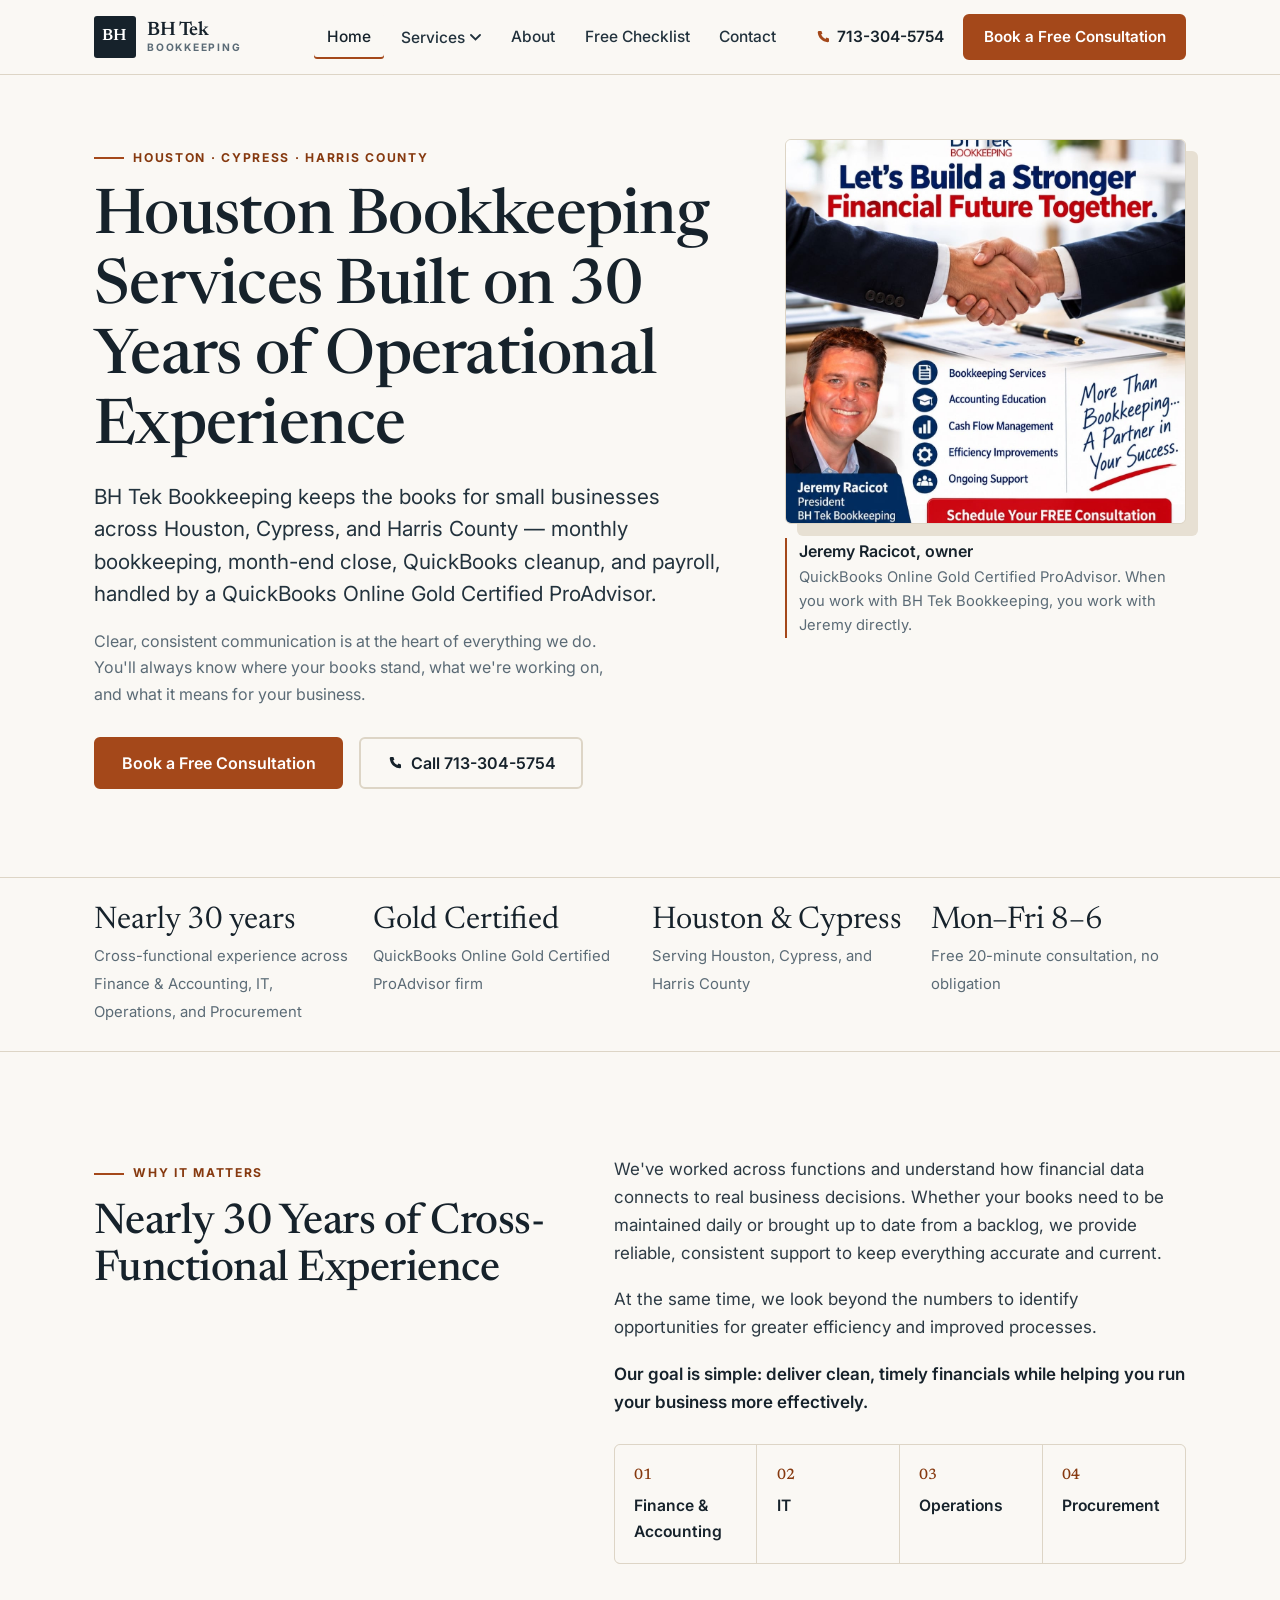
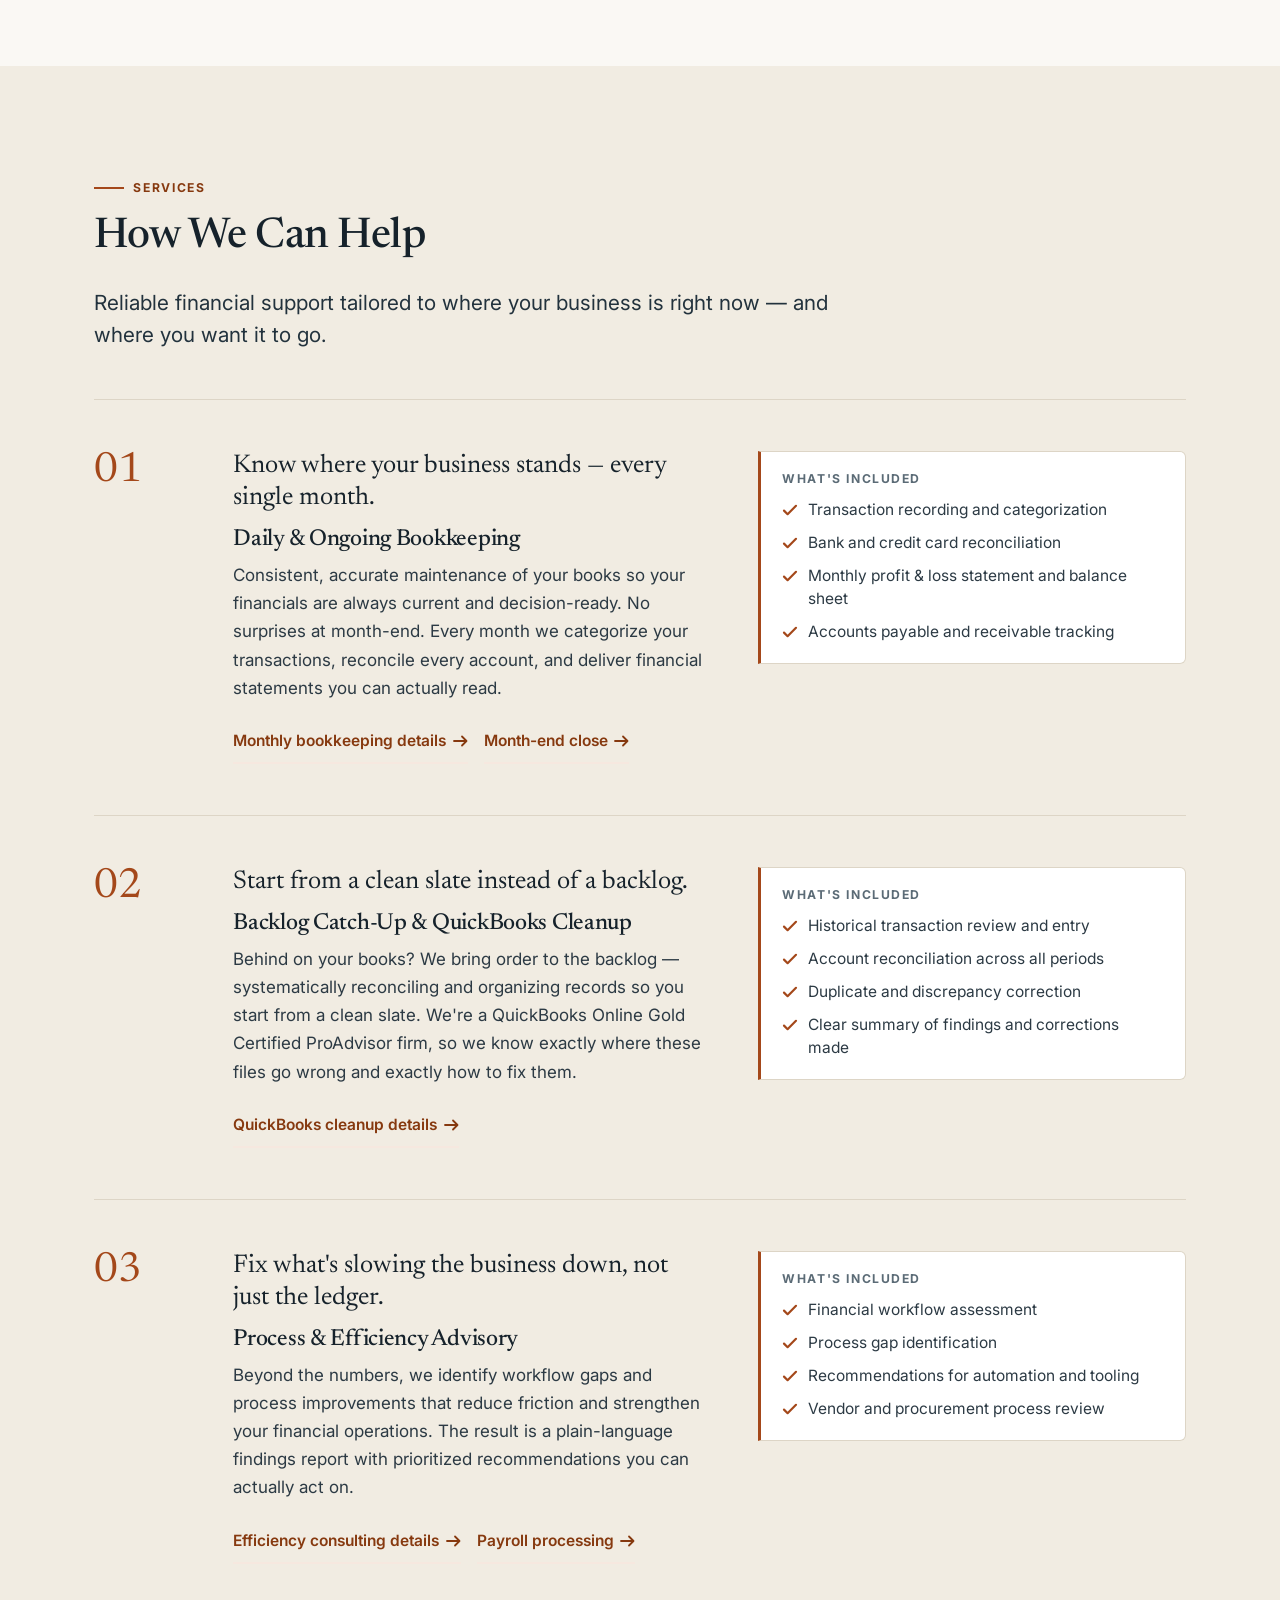
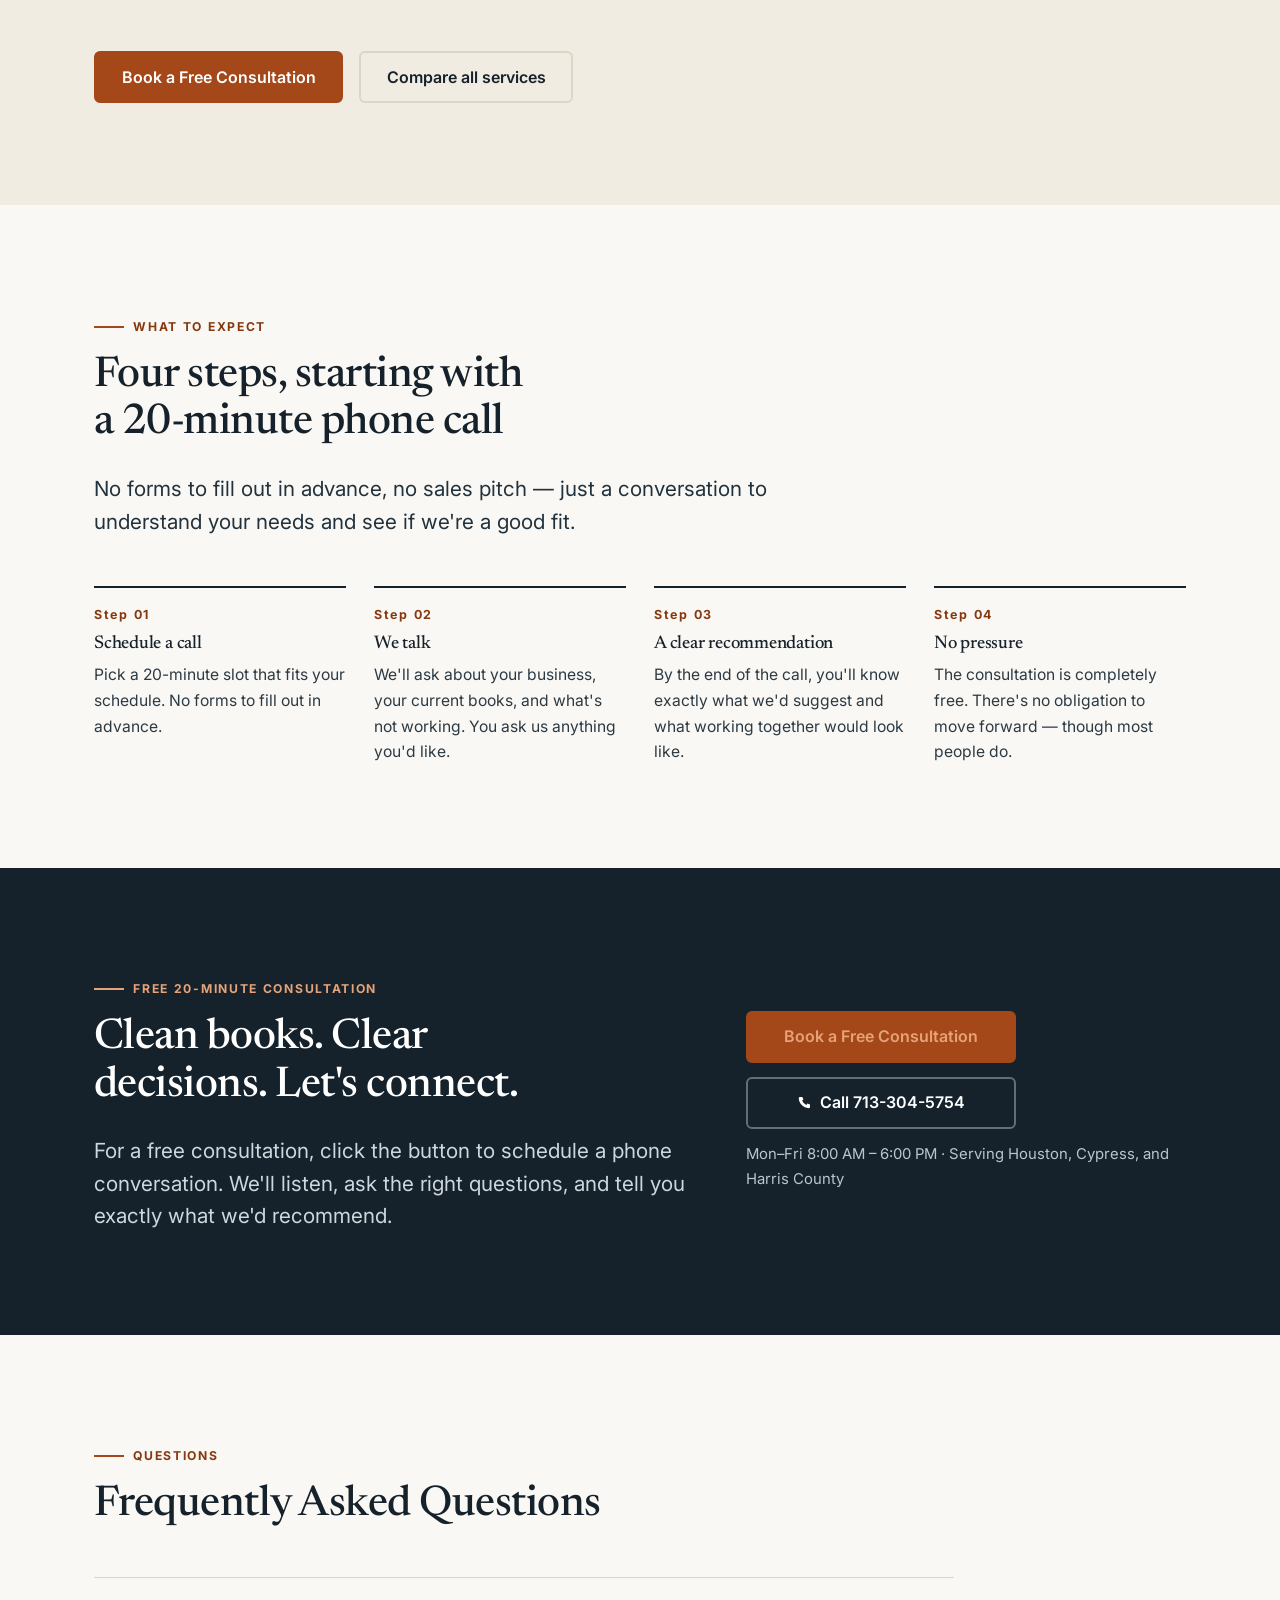
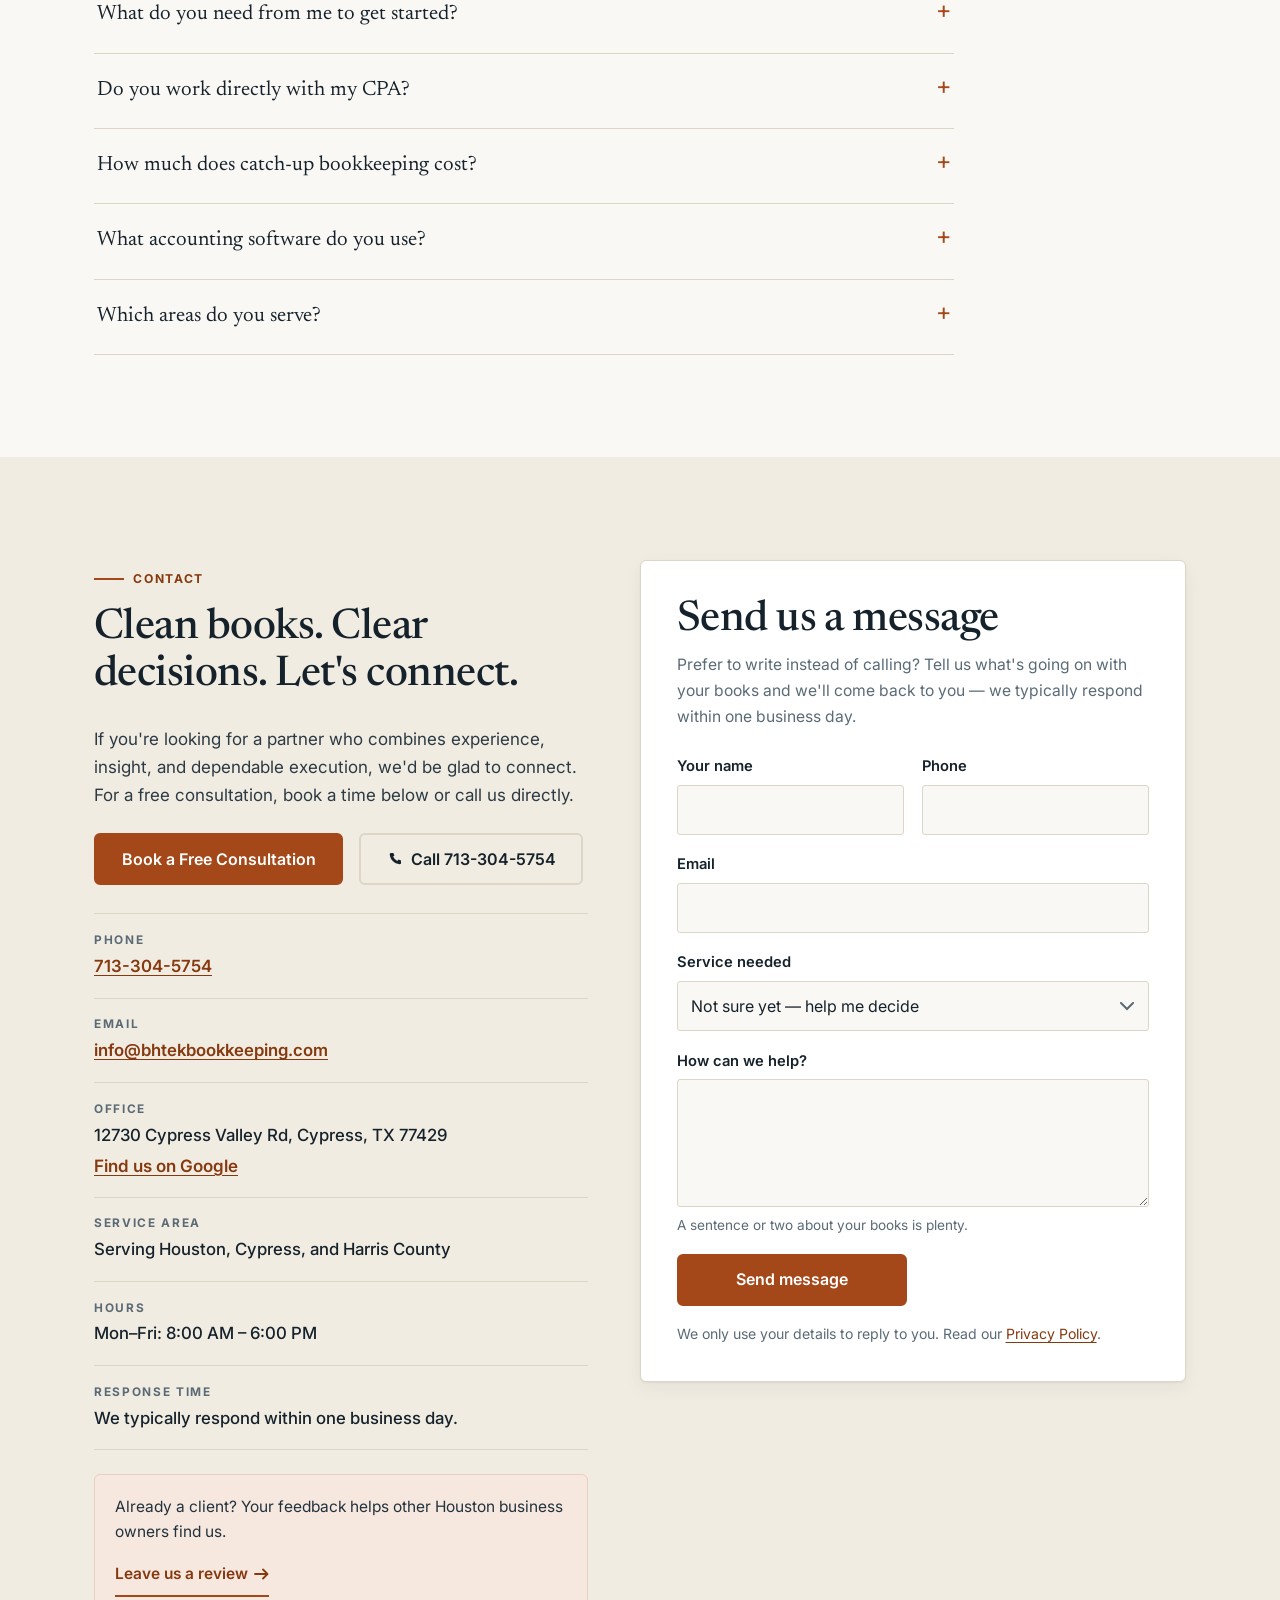
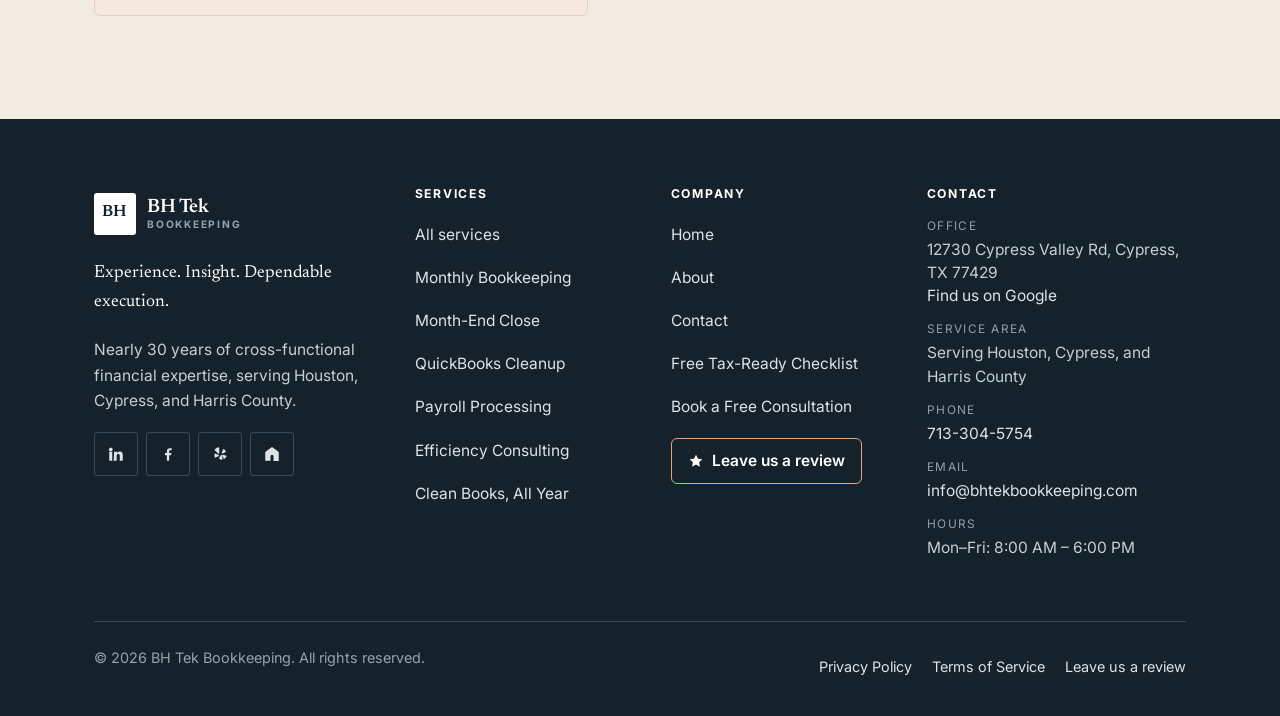
<file: index.html>
<!DOCTYPE html>
<html lang="en">
<head>
  <meta charset="utf-8">
  <meta name="viewport" content="width=device-width, initial-scale=1">
  <title>Houston Bookkeeping Services | BH Tek Bookkeeping</title>
  <meta name="description" content="Monthly bookkeeping, month-end close, QuickBooks cleanup and payroll for small businesses in Houston, Cypress and Harris County. QuickBooks Online Gold Certified ProAdvisor. Book a free 20-minute consultation.">
  <meta name="theme-color" content="#16222b">
  <meta property="og:type" content="website">
  <meta property="og:site_name" content="BH Tek Bookkeeping">
  <meta property="og:title" content="Houston Bookkeeping Services | BH Tek Bookkeeping">
  <meta property="og:description" content="Monthly bookkeeping, month-end close, QuickBooks cleanup and payroll for small businesses in Houston, Cypress and Harris County. QuickBooks Online Gold Certified ProAdvisor. Book a free 20-minute consultation.">
  <meta property="og:image" content="/images/source/00-hero.jpg">
  <meta name="twitter:card" content="summary_large_image">
  <link rel="icon" href="/favicon.svg" type="image/svg+xml">
  <link rel="apple-touch-icon" href="/favicon.svg">
  <link rel="preconnect" href="https://fonts.googleapis.com">
  <link rel="preconnect" href="https://fonts.gstatic.com" crossorigin>
  <link rel="stylesheet" href="https://fonts.googleapis.com/css2?family=Inter:wght@400;500;600;700&family=Newsreader:opsz,wght@6..72,400;6..72,500;6..72,600&display=swap">
  <link rel="stylesheet" href="/assets/css/site.css">
  <script type="application/ld+json">
  {
    "@context": "https://schema.org",
    "@type": "AccountingService",
    "name": "BH Tek Bookkeeping",
    "description": "Houston bookkeeping services built on nearly 30 years of cross-functional experience in Finance and Accounting, IT, Operations, and Procurement.",
    "telephone": "+1-713-304-5754",
    "email": "info@bhtekbookkeeping.com",
    "slogan": "Experience. Insight. Dependable execution.",
    "address": {
      "@type": "PostalAddress",
      "streetAddress": "12730 Cypress Valley Rd",
      "addressLocality": "Cypress",
      "addressRegion": "TX",
      "postalCode": "77429",
      "addressCountry": "US"
    },
    "areaServed": ["Houston, TX", "Cypress, TX", "Harris County, TX"],
    "openingHours": "Mo-Fr 08:00-18:00",
    "url": "/"
  }
  </script>
  <script type="application/ld+json">
  {
    "@context": "https://schema.org",
    "@type": "FAQPage",
    "mainEntity": [
      {
        "@type": "Question",
        "name": "What do you need from me to get started?",
        "acceptedAnswer": { "@type": "Answer", "text": "Every engagement starts with a free 20-minute call. We look at how your books are set up now, talk about what you need, and give you a straight price based on the size and shape of your books. If you are already in QuickBooks Online, we review your file and clean up anything that needs it. If you are not, we set it up correctly from the start." }
      },
      {
        "@type": "Question",
        "name": "Do you work directly with my CPA?",
        "acceptedAnswer": { "@type": "Answer", "text": "Yes. Our bookkeeping work organizes and maintains your financial records \u2014 it is not tax preparation or tax advice \u2014 so we are glad to coordinate with your CPA and keep your books ready for them, without the usual back-and-forth." }
      },
      {
        "@type": "Question",
        "name": "How much does catch-up bookkeeping cost?",
        "acceptedAnswer": { "@type": "Answer", "text": "It depends on how far back the issues go and the shape your file is in. We start with a short scope call to understand the situation, then give you a straight price based on the size and shape of your books \u2014 and we tell you what we would recommend before we start." }
      },
      {
        "@type": "Question",
        "name": "What accounting software do you use?",
        "acceptedAnswer": { "@type": "Answer", "text": "We work exclusively in QuickBooks Online, and we are a Gold Certified ProAdvisor firm \u2014 so your file is set up right, maintained right, and ready whenever your CPA needs it. Payroll records are tracked in QuickBooks Online too, so your books and payroll stay in sync." }
      },
      {
        "@type": "Question",
        "name": "Which areas do you serve?",
        "acceptedAnswer": { "@type": "Answer", "text": "We serve Houston, Cypress, and Harris County from our office at 12730 Cypress Valley Rd, Cypress, TX 77429. Office hours are Monday to Friday, 8:00 AM to 6:00 PM." }
      }
    ]
  }
  </script>
</head>
<body>
<a class="skip-link" href="#main">Skip to main content</a>

<header class="site-header">
  <div class="wrap header-inner">
    <a class="brand" href="/" aria-label="BH Tek Bookkeeping — home">
      <span class="brand-mark" aria-hidden="true"><span>BH</span></span>
      <span class="brand-text">
        <span class="brand-name">BH Tek</span>
        <span class="brand-sub">Bookkeeping</span>
      </span>
    </a>

    <nav class="nav" aria-label="Main">
      <ul class="nav-list">
        <li><a class="nav-link" href="/" aria-current="page">Home</a></li>
        <li data-submenu-wrap>
          <button class="nav-toggle" type="button" data-submenu-toggle aria-expanded="false" aria-controls="services-menu">
            Services
            <svg width="11" height="7" viewBox="0 0 11 7" aria-hidden="true" focusable="false"><path d="M1 1l4.5 4.5L10 1" fill="none" stroke="currentColor" stroke-width="1.8" stroke-linecap="round"/></svg>
          </button>
          <ul class="submenu" id="services-menu" hidden>
            <li><a href="/services/">All services<small>Overview of how we work</small></a></li>
            <li><a href="/monthly-bookkeeping/">Monthly Bookkeeping<small>Books handled every month</small></a></li>
            <li><a href="/month-end-close/">Month-End Close<small>Reconciled, reviewed, on schedule</small></a></li>
            <li><a href="/quickbooks-cleanup/">QuickBooks Cleanup<small>Catch-up and file repair</small></a></li>
            <li><a href="/payroll-processing/">Payroll Processing<small>Runs, filings and W-2s</small></a></li>
            <li><a href="/efficiency-consulting/">Efficiency Consulting<small>Fix what slows you down</small></a></li>
            <li><a href="/tax-ready/">Clean Books, All Year<small>Tax-ready every month</small></a></li>
          </ul>
        </li>
        <li><a class="nav-link" href="/about/">About</a></li>
        <li><a class="nav-link" href="/tax-ready-checklist/">Free Checklist</a></li>
        <li><a class="nav-link" href="/contact/">Contact</a></li>
      </ul>
    </nav>

    <div class="header-actions">
      <a class="header-phone" href="tel:+17133045754"><svg width="16" height="16" viewBox="0 0 24 24" aria-hidden="true" focusable="false"><path d="M6.6 3h3l1.5 4-2 1.4a12 12 0 006.5 6.5l1.4-2 4 1.5v3A2 2 0 0119 19.9C10.8 19.3 4.7 13.2 4.1 5A2 2 0 016.1 3z" fill="currentColor"/></svg><span>713-304-5754</span></a>
      <a class="btn btn-primary header-cta" href="https://calendly.com/jeremy-bhtekbookkeeping/30min">Book a Free Consultation</a>
      <button class="menu-btn" type="button" data-menu-btn aria-expanded="false" aria-controls="mobile-nav">
        <svg width="18" height="14" viewBox="0 0 18 14" aria-hidden="true" focusable="false"><path d="M0 1h18M0 7h18M0 13h18" stroke="currentColor" stroke-width="2"/></svg>
        <span data-menu-label>Menu</span>
      </button>
    </div>
  </div>

  <div class="mobile-nav wrap" id="mobile-nav" data-mobile-nav hidden>
    <ul>
      <li><a href="/" aria-current="page">Home</a></li>
      <li class="m-label">Services</li>
        <li class="sub"><a href="/services/">All services</a></li>
        <li class="sub"><a href="/monthly-bookkeeping/">Monthly Bookkeeping</a></li>
        <li class="sub"><a href="/month-end-close/">Month-End Close</a></li>
        <li class="sub"><a href="/quickbooks-cleanup/">QuickBooks Cleanup</a></li>
        <li class="sub"><a href="/payroll-processing/">Payroll Processing</a></li>
        <li class="sub"><a href="/efficiency-consulting/">Efficiency Consulting</a></li>
        <li class="sub"><a href="/tax-ready/">Clean Books, All Year</a></li>
      <li class="m-label">More</li>
      <li><a href="/about/">About</a></li>
      <li><a href="/tax-ready-checklist/">Free Tax-Ready Checklist</a></li>
      <li><a href="/contact/">Contact</a></li>
      <li><a href="/review">Leave us a review</a></li>
    </ul>
    <a class="btn btn-primary" href="https://calendly.com/jeremy-bhtekbookkeeping/30min">Book a Free Consultation</a>
  </div>
</header>

<main id="main">
<section class="hero">
  <div class="wrap hero-grid">
    <div>
      <p class="eyebrow">Houston · Cypress · Harris County</p>
      <h1>Houston Bookkeeping Services Built on 30 Years of Operational Experience</h1>
      <p class="lede">BH Tek Bookkeeping keeps the books for small businesses across Houston, Cypress, and Harris County — monthly bookkeeping, month-end close, QuickBooks cleanup, and payroll, handled by a QuickBooks Online Gold Certified ProAdvisor.</p>
      <p class="hero-note">Clear, consistent communication is at the heart of everything we do. You'll always know where your books stand, what we're working on, and what it means for your business.</p>
      <div class="btn-row">
        <a class="btn btn-primary" href="https://calendly.com/jeremy-bhtekbookkeeping/30min">Book a Free Consultation</a>
        <a class="btn btn-ghost" href="tel:+17133045754"><svg width="16" height="16" viewBox="0 0 24 24" aria-hidden="true" focusable="false"><path d="M6.6 3h3l1.5 4-2 1.4a12 12 0 006.5 6.5l1.4-2 4 1.5v3A2 2 0 0119 19.9C10.8 19.3 4.7 13.2 4.1 5A2 2 0 016.1 3z" fill="currentColor"/></svg> Call 713-304-5754</a>
      </div>
    </div>

    <figure class="hero-figure">
      <img src="/images/source/00-hero.jpg" width="1125" height="1080" alt="Jeremy Racicot, Houston bookkeeper and owner of BH Tek Bookkeeping" fetchpriority="high" decoding="async">
      <figcaption>
        <strong>Jeremy Racicot, owner</strong>
        QuickBooks Online Gold Certified ProAdvisor. When you work with BH Tek Bookkeeping, you work with Jeremy directly.
      </figcaption>
    </figure>
  </div>
</section>

<section class="trust-bar">
  <div class="wrap">
    <div class="trust-bar-inner">
      <div class="trust-stat"><span class="k">Nearly 30 years</span><span class="v">Cross-functional experience across Finance &amp; Accounting, IT, Operations, and Procurement</span></div>
      <div class="trust-stat"><span class="k">Gold Certified</span><span class="v">QuickBooks Online Gold Certified ProAdvisor firm</span></div>
      <div class="trust-stat"><span class="k">Houston &amp; Cypress</span><span class="v">Serving Houston, Cypress, and Harris County</span></div>
      <div class="trust-stat"><span class="k">Mon–Fri 8–6</span><span class="v">Free 20-minute consultation, no obligation</span></div>
    </div>
  </div>
</section>

<section class="band">
  <div class="wrap split split-lead">
    <div class="reveal">
      <p class="eyebrow">Why it matters</p>
      <h2>Nearly 30 Years of Cross-Functional Experience</h2>
    </div>
    <div class="reveal">
      <p>We've worked across functions and understand how financial data connects to real business decisions. Whether your books need to be maintained daily or brought up to date from a backlog, we provide reliable, consistent support to keep everything accurate and current.</p>
      <p>At the same time, we look beyond the numbers to identify opportunities for greater efficiency and improved processes.</p>
      <p><strong>Our goal is simple: deliver clean, timely financials while helping you run your business more effectively.</strong></p>
      <ul class="disciplines">
        <li><span>01</span>Finance &amp; Accounting</li>
        <li><span>02</span>IT</li>
        <li><span>03</span>Operations</li>
        <li><span>04</span>Procurement</li>
      </ul>
    </div>
  </div>
</section>

<section class="band band-paper2" aria-labelledby="services-heading">
  <div class="wrap">
    <div class="section-head reveal">
      <p class="eyebrow">Services</p>
      <h2 id="services-heading">How We Can Help</h2>
      <p class="lede">Reliable financial support tailored to where your business is right now — and where you want it to go.</p>
    </div>

    <div class="service-row reveal">
      <p class="service-num" aria-hidden="true">01</p>
      <div class="service-body">
        <p class="service-outcome">Know where your business stands — every single month.</p>
        <h3>Daily &amp; Ongoing Bookkeeping</h3>
        <p>Consistent, accurate maintenance of your books so your financials are always current and decision-ready. No surprises at month-end. Every month we categorize your transactions, reconcile every account, and deliver financial statements you can actually read.</p>
        <div class="btn-row">
          <a class="text-link" href="/monthly-bookkeeping/">Monthly bookkeeping details <svg width="15" height="12" viewBox="0 0 15 12" aria-hidden="true" focusable="false"><path d="M1 6h12M9 1.5L13.5 6 9 10.5" fill="none" stroke="currentColor" stroke-width="1.8" stroke-linecap="round" stroke-linejoin="round"/></svg></a>
          <a class="text-link" href="/month-end-close/">Month-end close <svg width="15" height="12" viewBox="0 0 15 12" aria-hidden="true" focusable="false"><path d="M1 6h12M9 1.5L13.5 6 9 10.5" fill="none" stroke="currentColor" stroke-width="1.8" stroke-linecap="round" stroke-linejoin="round"/></svg></a>
        </div>
      </div>
      <div class="service-aside">
        <h4>What's included</h4>
        <ul class="ticks">
      <li><svg width="16" height="16" viewBox="0 0 16 16" aria-hidden="true" focusable="false"><path d="M2 8.6l3.6 3.6L14 3.8" fill="none" stroke="currentColor" stroke-width="2.2" stroke-linecap="round" stroke-linejoin="round"/></svg><span>Transaction recording and categorization</span></li>
      <li><svg width="16" height="16" viewBox="0 0 16 16" aria-hidden="true" focusable="false"><path d="M2 8.6l3.6 3.6L14 3.8" fill="none" stroke="currentColor" stroke-width="2.2" stroke-linecap="round" stroke-linejoin="round"/></svg><span>Bank and credit card reconciliation</span></li>
      <li><svg width="16" height="16" viewBox="0 0 16 16" aria-hidden="true" focusable="false"><path d="M2 8.6l3.6 3.6L14 3.8" fill="none" stroke="currentColor" stroke-width="2.2" stroke-linecap="round" stroke-linejoin="round"/></svg><span>Monthly profit &amp; loss statement and balance sheet</span></li>
      <li><svg width="16" height="16" viewBox="0 0 16 16" aria-hidden="true" focusable="false"><path d="M2 8.6l3.6 3.6L14 3.8" fill="none" stroke="currentColor" stroke-width="2.2" stroke-linecap="round" stroke-linejoin="round"/></svg><span>Accounts payable and receivable tracking</span></li>
    </ul>
      </div>
    </div>

    <div class="service-row reveal">
      <p class="service-num" aria-hidden="true">02</p>
      <div class="service-body">
        <p class="service-outcome">Start from a clean slate instead of a backlog.</p>
        <h3>Backlog Catch-Up &amp; QuickBooks Cleanup</h3>
        <p>Behind on your books? We bring order to the backlog — systematically reconciling and organizing records so you start from a clean slate. We're a QuickBooks Online Gold Certified ProAdvisor firm, so we know exactly where these files go wrong and exactly how to fix them.</p>
        <div class="btn-row">
          <a class="text-link" href="/quickbooks-cleanup/">QuickBooks cleanup details <svg width="15" height="12" viewBox="0 0 15 12" aria-hidden="true" focusable="false"><path d="M1 6h12M9 1.5L13.5 6 9 10.5" fill="none" stroke="currentColor" stroke-width="1.8" stroke-linecap="round" stroke-linejoin="round"/></svg></a>
        </div>
      </div>
      <div class="service-aside">
        <h4>What's included</h4>
        <ul class="ticks">
      <li><svg width="16" height="16" viewBox="0 0 16 16" aria-hidden="true" focusable="false"><path d="M2 8.6l3.6 3.6L14 3.8" fill="none" stroke="currentColor" stroke-width="2.2" stroke-linecap="round" stroke-linejoin="round"/></svg><span>Historical transaction review and entry</span></li>
      <li><svg width="16" height="16" viewBox="0 0 16 16" aria-hidden="true" focusable="false"><path d="M2 8.6l3.6 3.6L14 3.8" fill="none" stroke="currentColor" stroke-width="2.2" stroke-linecap="round" stroke-linejoin="round"/></svg><span>Account reconciliation across all periods</span></li>
      <li><svg width="16" height="16" viewBox="0 0 16 16" aria-hidden="true" focusable="false"><path d="M2 8.6l3.6 3.6L14 3.8" fill="none" stroke="currentColor" stroke-width="2.2" stroke-linecap="round" stroke-linejoin="round"/></svg><span>Duplicate and discrepancy correction</span></li>
      <li><svg width="16" height="16" viewBox="0 0 16 16" aria-hidden="true" focusable="false"><path d="M2 8.6l3.6 3.6L14 3.8" fill="none" stroke="currentColor" stroke-width="2.2" stroke-linecap="round" stroke-linejoin="round"/></svg><span>Clear summary of findings and corrections made</span></li>
    </ul>
      </div>
    </div>

    <div class="service-row reveal">
      <p class="service-num" aria-hidden="true">03</p>
      <div class="service-body">
        <p class="service-outcome">Fix what's slowing the business down, not just the ledger.</p>
        <h3>Process &amp; Efficiency Advisory</h3>
        <p>Beyond the numbers, we identify workflow gaps and process improvements that reduce friction and strengthen your financial operations. The result is a plain-language findings report with prioritized recommendations you can actually act on.</p>
        <div class="btn-row">
          <a class="text-link" href="/efficiency-consulting/">Efficiency consulting details <svg width="15" height="12" viewBox="0 0 15 12" aria-hidden="true" focusable="false"><path d="M1 6h12M9 1.5L13.5 6 9 10.5" fill="none" stroke="currentColor" stroke-width="1.8" stroke-linecap="round" stroke-linejoin="round"/></svg></a>
          <a class="text-link" href="/payroll-processing/">Payroll processing <svg width="15" height="12" viewBox="0 0 15 12" aria-hidden="true" focusable="false"><path d="M1 6h12M9 1.5L13.5 6 9 10.5" fill="none" stroke="currentColor" stroke-width="1.8" stroke-linecap="round" stroke-linejoin="round"/></svg></a>
        </div>
      </div>
      <div class="service-aside">
        <h4>What's included</h4>
        <ul class="ticks">
      <li><svg width="16" height="16" viewBox="0 0 16 16" aria-hidden="true" focusable="false"><path d="M2 8.6l3.6 3.6L14 3.8" fill="none" stroke="currentColor" stroke-width="2.2" stroke-linecap="round" stroke-linejoin="round"/></svg><span>Financial workflow assessment</span></li>
      <li><svg width="16" height="16" viewBox="0 0 16 16" aria-hidden="true" focusable="false"><path d="M2 8.6l3.6 3.6L14 3.8" fill="none" stroke="currentColor" stroke-width="2.2" stroke-linecap="round" stroke-linejoin="round"/></svg><span>Process gap identification</span></li>
      <li><svg width="16" height="16" viewBox="0 0 16 16" aria-hidden="true" focusable="false"><path d="M2 8.6l3.6 3.6L14 3.8" fill="none" stroke="currentColor" stroke-width="2.2" stroke-linecap="round" stroke-linejoin="round"/></svg><span>Recommendations for automation and tooling</span></li>
      <li><svg width="16" height="16" viewBox="0 0 16 16" aria-hidden="true" focusable="false"><path d="M2 8.6l3.6 3.6L14 3.8" fill="none" stroke="currentColor" stroke-width="2.2" stroke-linecap="round" stroke-linejoin="round"/></svg><span>Vendor and procurement process review</span></li>
    </ul>
      </div>
    </div>

    <div class="btn-row" style="margin-top:2.25rem">
      <a class="btn btn-primary" href="https://calendly.com/jeremy-bhtekbookkeeping/30min">Book a Free Consultation</a>
      <a class="btn btn-ghost" href="/services/">Compare all services</a>
    </div>
  </div>
</section>

<section class="band">
  <div class="wrap">
    <div class="section-head reveal">
      <p class="eyebrow">What to expect</p>
      <h2>Four steps, starting with a 20-minute phone call</h2>
      <p class="lede">No forms to fill out in advance, no sales pitch — just a conversation to understand your needs and see if we're a good fit.</p>
    </div>
    <ol class="steps steps-4">
      <li class="reveal"><span class="n">Step 01</span><h3>Schedule a call</h3><p>Pick a 20-minute slot that fits your schedule. No forms to fill out in advance.</p></li>
      <li class="reveal"><span class="n">Step 02</span><h3>We talk</h3><p>We'll ask about your business, your current books, and what's not working. You ask us anything you'd like.</p></li>
      <li class="reveal"><span class="n">Step 03</span><h3>A clear recommendation</h3><p>By the end of the call, you'll know exactly what we'd suggest and what working together would look like.</p></li>
      <li class="reveal"><span class="n">Step 04</span><h3>No pressure</h3><p>The consultation is completely free. There's no obligation to move forward — though most people do.</p></li>
    </ol>
  </div>
</section>

<section class="band band-ink">
  <div class="wrap cta-grid">
    <div>
      <p class="eyebrow">Free 20-minute consultation</p>
      <h2>Clean books. Clear decisions. Let's connect.</h2>
      <p class="lede">For a free consultation, click the button to schedule a phone conversation. We'll listen, ask the right questions, and tell you exactly what we'd recommend.</p>
    </div>
    <div class="cta-actions">
      <a class="btn btn-primary" href="https://calendly.com/jeremy-bhtekbookkeeping/30min">Book a Free Consultation</a>
      <a class="btn btn-ghost" href="tel:+17133045754"><svg width="16" height="16" viewBox="0 0 24 24" aria-hidden="true" focusable="false"><path d="M6.6 3h3l1.5 4-2 1.4a12 12 0 006.5 6.5l1.4-2 4 1.5v3A2 2 0 0119 19.9C10.8 19.3 4.7 13.2 4.1 5A2 2 0 016.1 3z" fill="currentColor"/></svg> Call 713-304-5754</a>
      <p class="cta-micro">Mon–Fri 8:00&nbsp;AM – 6:00&nbsp;PM · Serving Houston, Cypress, and Harris County</p>
    </div>
  </div>
</section>

<section class="band" aria-labelledby="faq-heading">
  <div class="wrap">
    <div class="section-head reveal">
      <p class="eyebrow">Questions</p>
      <h2 id="faq-heading">Frequently Asked Questions</h2>
    </div>
    <div class="faq">
      <details>
        <summary>What do you need from me to get started?</summary>
        <div class="answer"><p>Every engagement starts with a free 20-minute call. We look at how your books are set up now, talk about what you need, and give you a straight price based on the size and shape of your books. If you are already in QuickBooks Online, we review your file and clean up anything that needs it. If you are not, we set it up correctly from the start.</p></div>
      </details>
      <details>
        <summary>Do you work directly with my CPA?</summary>
        <div class="answer"><p>Yes. Our bookkeeping work organizes and maintains your financial records — it is not tax preparation or tax advice — so we are glad to coordinate with your CPA and keep your books ready for them, without the usual back-and-forth.</p></div>
      </details>
      <details>
        <summary>How much does catch-up bookkeeping cost?</summary>
        <div class="answer"><p>It depends on how far back the issues go and the shape your file is in. We start with a short scope call to understand the situation, then give you a straight price based on the size and shape of your books — and we tell you what we would recommend before we start.</p></div>
      </details>
      <details>
        <summary>What accounting software do you use?</summary>
        <div class="answer"><p>We work exclusively in QuickBooks Online, and we are a Gold Certified ProAdvisor firm — so your file is set up right, maintained right, and ready whenever your CPA needs it. Payroll records are tracked in QuickBooks Online too, so your books and payroll stay in sync.</p></div>
      </details>
      <details>
        <summary>Which areas do you serve?</summary>
        <div class="answer"><p>We serve Houston, Cypress, and Harris County from our office at 12730 Cypress Valley Rd, Cypress, TX 77429. Office hours are Monday to Friday, 8:00 AM to 6:00 PM.</p></div>
      </details>
    </div>
  </div>
</section>

<section class="band band-paper2" id="contact" aria-labelledby="contact-heading">
  <div class="wrap contact-grid">
    <div class="reveal">
      <p class="eyebrow">Contact</p>
      <h2 id="contact-heading">Clean books. Clear decisions. Let's connect.</h2>
      <p>If you're looking for a partner who combines experience, insight, and dependable execution, we'd be glad to connect. For a free consultation, book a time below or call us directly.</p>
      <div class="btn-row" style="margin:1.5rem 0 1.75rem">
        <a class="btn btn-primary" href="https://calendly.com/jeremy-bhtekbookkeeping/30min">Book a Free Consultation</a>
        <a class="btn btn-ghost" href="tel:+17133045754"><svg width="16" height="16" viewBox="0 0 24 24" aria-hidden="true" focusable="false"><path d="M6.6 3h3l1.5 4-2 1.4a12 12 0 006.5 6.5l1.4-2 4 1.5v3A2 2 0 0119 19.9C10.8 19.3 4.7 13.2 4.1 5A2 2 0 016.1 3z" fill="currentColor"/></svg> Call 713-304-5754</a>
      </div>
      <ul class="contact-list">
        <li><span class="k">Phone</span><span class="v"><a href="tel:+17133045754">713-304-5754</a></span></li>
        <li><span class="k">Email</span><span class="v"><a href="mailto:info@bhtekbookkeeping.com">info@bhtekbookkeeping.com</a></span></li>
        <li><span class="k">Office</span><span class="v">12730 Cypress Valley Rd, Cypress, TX 77429</span><a href="https://www.google.com/maps/place/BH+Tek+Bookkeeping/@29.9628814,-95.6595902,17z/data=!4m6!3m5!1s0x8640d5ec797e7875:0xb6de2ed7247eb5f8!8m2!3d29.9628814!4d-95.6595902!16s%2Fg%2F11zz88jj2n">Find us on Google</a></li>
        <li><span class="k">Service area</span><span class="v">Serving Houston, Cypress, and Harris County</span></li>
        <li><span class="k">Hours</span><span class="v">Mon–Fri: 8:00&nbsp;AM – 6:00&nbsp;PM</span></li>
        <li><span class="k">Response time</span><span class="v">We typically respond within one business day.</span></li>
      </ul>
      <div class="review-cta">
        <p>Already a client? Your feedback helps other Houston business owners find us.</p>
        <a class="text-link" href="/review">Leave us a review <svg width="15" height="12" viewBox="0 0 15 12" aria-hidden="true" focusable="false"><path d="M1 6h12M9 1.5L13.5 6 9 10.5" fill="none" stroke="currentColor" stroke-width="1.8" stroke-linecap="round" stroke-linejoin="round"/></svg></a>
      </div>
    </div>

    <div class="form-card reveal">
      <h2>Send us a message</h2>
      <p class="form-intro">Prefer to write instead of calling? Tell us what's going on with your books and we'll come back to you — we typically respond within one business day.</p>
      <p class="form-status" role="status" tabindex="-1" data-form-status hidden></p>
      <form method="POST" action="https://vision.leadrai.com/api/forms/1665aa395145f8dc78e18823eb5dd302" data-leadr-form>
        <input type="hidden" name="_form" value="Contact">
        <input type="hidden" name="_page" value="">
        <input type="text" name="_gotcha" tabindex="-1" autocomplete="off" style="display:none">
        <div class="field-row">
          <div class="field">
            <label for="c-name">Your name</label>
            <input id="c-name" type="text" name="name" autocomplete="name" required>
          </div>
          <div class="field">
            <label for="c-phone">Phone</label>
            <input id="c-phone" type="tel" name="phone" autocomplete="tel" required>
          </div>
        </div>
        <div class="field">
          <label for="c-email">Email</label>
          <input id="c-email" type="email" name="email" autocomplete="email" required>
        </div>
        <div class="field">
          <label for="c-service">Service needed</label>
          <select id="c-service" name="Service needed">
            <option value="">Not sure yet — help me decide</option>
            <option>Monthly bookkeeping</option>
            <option>Month-end close</option>
            <option>QuickBooks cleanup / catch-up</option>
            <option>Payroll processing</option>
            <option>Efficiency consulting</option>
          </select>
        </div>
        <div class="field">
          <label for="c-message">How can we help?</label>
          <textarea id="c-message" name="Message" rows="4" required></textarea>
          <span class="hint">A sentence or two about your books is plenty.</span>
        </div>

        <button class="btn btn-primary" type="submit">Send message</button>
        <p class="form-foot">We only use your details to reply to you. Read our <a href="/privacy-policy/">Privacy Policy</a>.</p>
      </form>
    </div>
  </div>
</section>
</main>

<footer class="site-footer">
  <div class="wrap">
    <div class="footer-grid">
      <div>
        <a class="brand footer-brand" href="/" aria-label="BH Tek Bookkeeping — home">
      <span class="brand-mark" aria-hidden="true"><span>BH</span></span>
      <span class="brand-text">
        <span class="brand-name">BH Tek</span>
        <span class="brand-sub">Bookkeeping</span>
      </span>
    </a>
        <p class="footer-tag">Experience. Insight. Dependable execution.</p>
        <p>Nearly 30 years of cross-functional financial expertise, serving Houston, Cypress, and Harris County.</p>
        <div class="socials">
          <a href="https://www.linkedin.com/company/125004186" aria-label="BH Tek Bookkeeping on LinkedIn"><svg width="18" height="18" viewBox="0 0 24 24" aria-hidden="true" focusable="false"><path d="M4.98 3.5A2.5 2.5 0 112.5 6 2.5 2.5 0 014.98 3.5zM3 8.98h4V21H3zM9.5 8.98h3.8v1.64h.06A4.2 4.2 0 0117 8.7c3 0 4 1.95 4 4.8V21h-4v-6.5c0-1.6-.6-2.5-1.9-2.5-1.1 0-1.8.74-2.1 1.46-.1.25-.12.6-.12.96V21h-4z" fill="currentColor"/></svg></a>
          <a href="https://www.facebook.com/people/BH-Tek-Bookkeeping/61590239955620/" aria-label="BH Tek Bookkeeping on Facebook"><svg width="18" height="18" viewBox="0 0 24 24" aria-hidden="true" focusable="false"><path d="M13.5 21v-7.5h2.6l.4-3h-3V8.6c0-.87.24-1.46 1.5-1.46H17V4.4A20 20 0 0014.6 4.3c-2.4 0-4.1 1.46-4.1 4.16v2.04H8v3h2.5V21z" fill="currentColor"/></svg></a>
          <a href="https://www.yelp.com/biz/bh-tek-bookkeeping-houston" aria-label="BH Tek Bookkeeping on Yelp"><svg width="18" height="18" viewBox="0 0 24 24" aria-hidden="true" focusable="false"><path d="M11 3.4v7.3c0 .9-1.1 1.3-1.7.6L5.1 7.1a1 1 0 01.2-1.6A11 11 0 019.6 3c.8-.1 1.4.4 1.4 1.1zM10.3 13.3c.6.5.4 1.5-.3 1.8l-4 1.5a1 1 0 01-1.3-.8 10 10 0 010-3.4 1 1 0 011.4-.8zM13.2 13.4c.6-.4 1.4 0 1.5.7l.8 4.2a1 1 0 01-1 1.2 10 10 0 01-3.1-.8 1 1 0 01-.3-1.6zM15.5 11.2c-.8.2-1.4-.6-1.1-1.3l1.6-3.9a1 1 0 011.6-.3 10 10 0 012 2.7 1 1 0 01-.7 1.4zM15.9 13.1l3.9 1a1 1 0 01.6 1.5 10 10 0 01-2 2.3 1 1 0 01-1.6-.3l-1.7-3.2c-.3-.6.2-1.4.8-1.3z" fill="currentColor"/></svg></a>
          <a href="https://nextdoor.com/page/bh-tek-bookkeeping-houston-tx/" aria-label="BH Tek Bookkeeping on Nextdoor"><svg width="18" height="18" viewBox="0 0 24 24" aria-hidden="true" focusable="false"><path d="M12 2.6l9 6.6v12H14v-6.1a2 2 0 00-4 0V21H3V9.2z" fill="currentColor"/></svg></a>
        </div>
      </div>

      <div>
        <h2>Services</h2>
        <ul class="footer-links">
          <li><a href="/services/">All services</a></li>
          <li><a href="/monthly-bookkeeping/">Monthly Bookkeeping</a></li>
          <li><a href="/month-end-close/">Month-End Close</a></li>
          <li><a href="/quickbooks-cleanup/">QuickBooks Cleanup</a></li>
          <li><a href="/payroll-processing/">Payroll Processing</a></li>
          <li><a href="/efficiency-consulting/">Efficiency Consulting</a></li>
          <li><a href="/tax-ready/">Clean Books, All Year</a></li>
        </ul>
      </div>

      <div>
        <h2>Company</h2>
        <ul class="footer-links">
          <li><a href="/">Home</a></li>
          <li><a href="/about/">About</a></li>
          <li><a href="/contact/">Contact</a></li>
          <li><a href="/tax-ready-checklist/">Free Tax-Ready Checklist</a></li>
          <li><a href="https://calendly.com/jeremy-bhtekbookkeeping/30min">Book a Free Consultation</a></li>
        </ul>
        <a class="footer-review" href="/review"><svg width="16" height="16" viewBox="0 0 24 24" aria-hidden="true" focusable="false"><path d="M12 2.5l2.9 6 6.6.9-4.8 4.6 1.2 6.5L12 17.4 6.1 20.5l1.2-6.5L2.5 9.4l6.6-.9z" fill="currentColor"/></svg> Leave us a review</a>
      </div>

      <div>
        <h2>Contact</h2>
        <ul class="footer-contact">
          <li><span class="k">Office</span>12730 Cypress Valley Rd, Cypress, TX 77429<br><a href="https://www.google.com/maps/place/BH+Tek+Bookkeeping/@29.9628814,-95.6595902,17z/data=!4m6!3m5!1s0x8640d5ec797e7875:0xb6de2ed7247eb5f8!8m2!3d29.9628814!4d-95.6595902!16s%2Fg%2F11zz88jj2n">Find us on Google</a></li>
          <li><span class="k">Service area</span>Serving Houston, Cypress, and Harris County</li>
          <li><span class="k">Phone</span><a href="tel:+17133045754">713-304-5754</a></li>
          <li><span class="k">Email</span><a href="mailto:info@bhtekbookkeeping.com">info@bhtekbookkeeping.com</a></li>
          <li><span class="k">Hours</span>Mon–Fri: 8:00&nbsp;AM – 6:00&nbsp;PM</li>
        </ul>
      </div>
    </div>

    <div class="footer-bottom">
      <p>© 2026 BH Tek Bookkeeping. All rights reserved.</p>
      <ul>
        <li><a href="/privacy-policy/">Privacy Policy</a></li>
        <li><a href="/terms-of-service/">Terms of Service</a></li>
        <li><a href="/review">Leave us a review</a></li>
      </ul>
    </div>
  </div>
</footer>

<div class="callbar">
  <a class="btn btn-ghost" href="tel:+17133045754"><svg width="16" height="16" viewBox="0 0 24 24" aria-hidden="true" focusable="false"><path d="M6.6 3h3l1.5 4-2 1.4a12 12 0 006.5 6.5l1.4-2 4 1.5v3A2 2 0 0119 19.9C10.8 19.3 4.7 13.2 4.1 5A2 2 0 016.1 3z" fill="currentColor"/></svg> Call now</a>
  <a class="btn btn-primary" href="https://calendly.com/jeremy-bhtekbookkeeping/30min">Book free call</a>
</div>

<script src="/assets/js/site.js" defer></script>
</body>
</html>
</file>
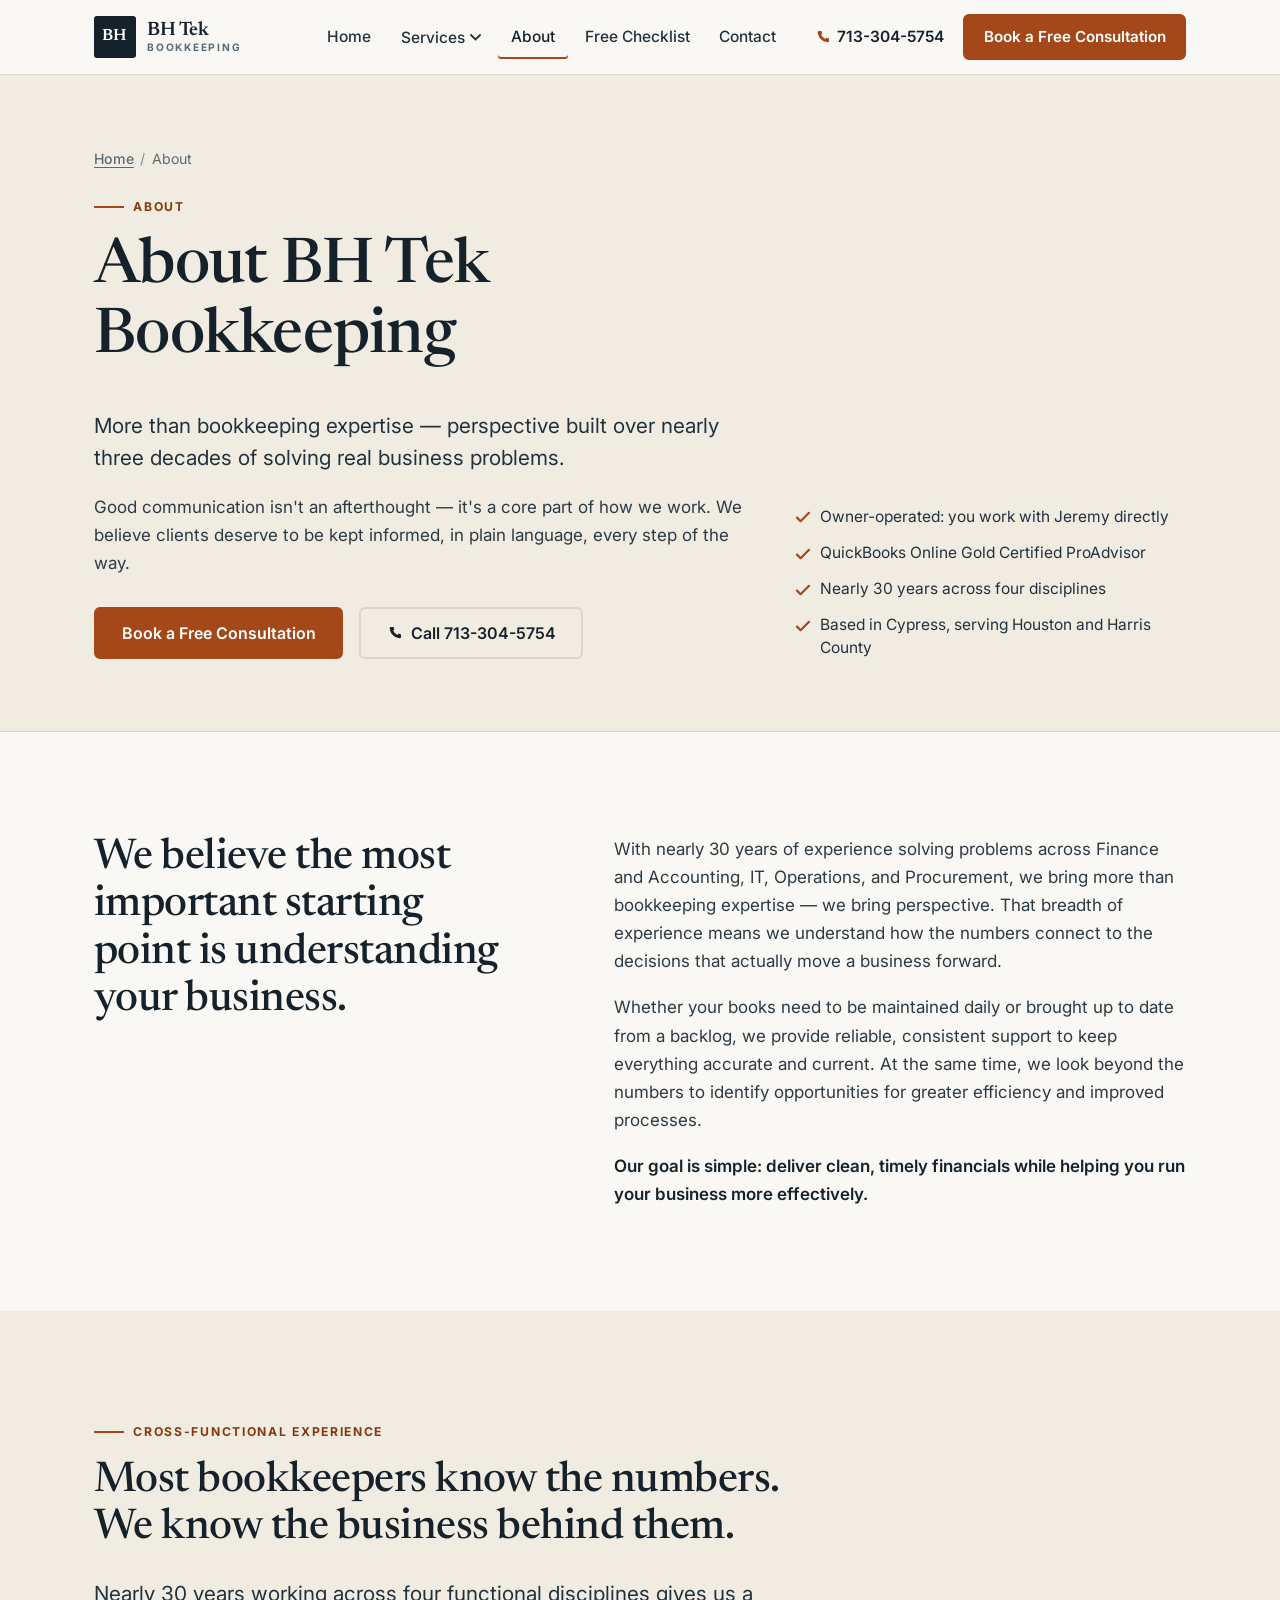
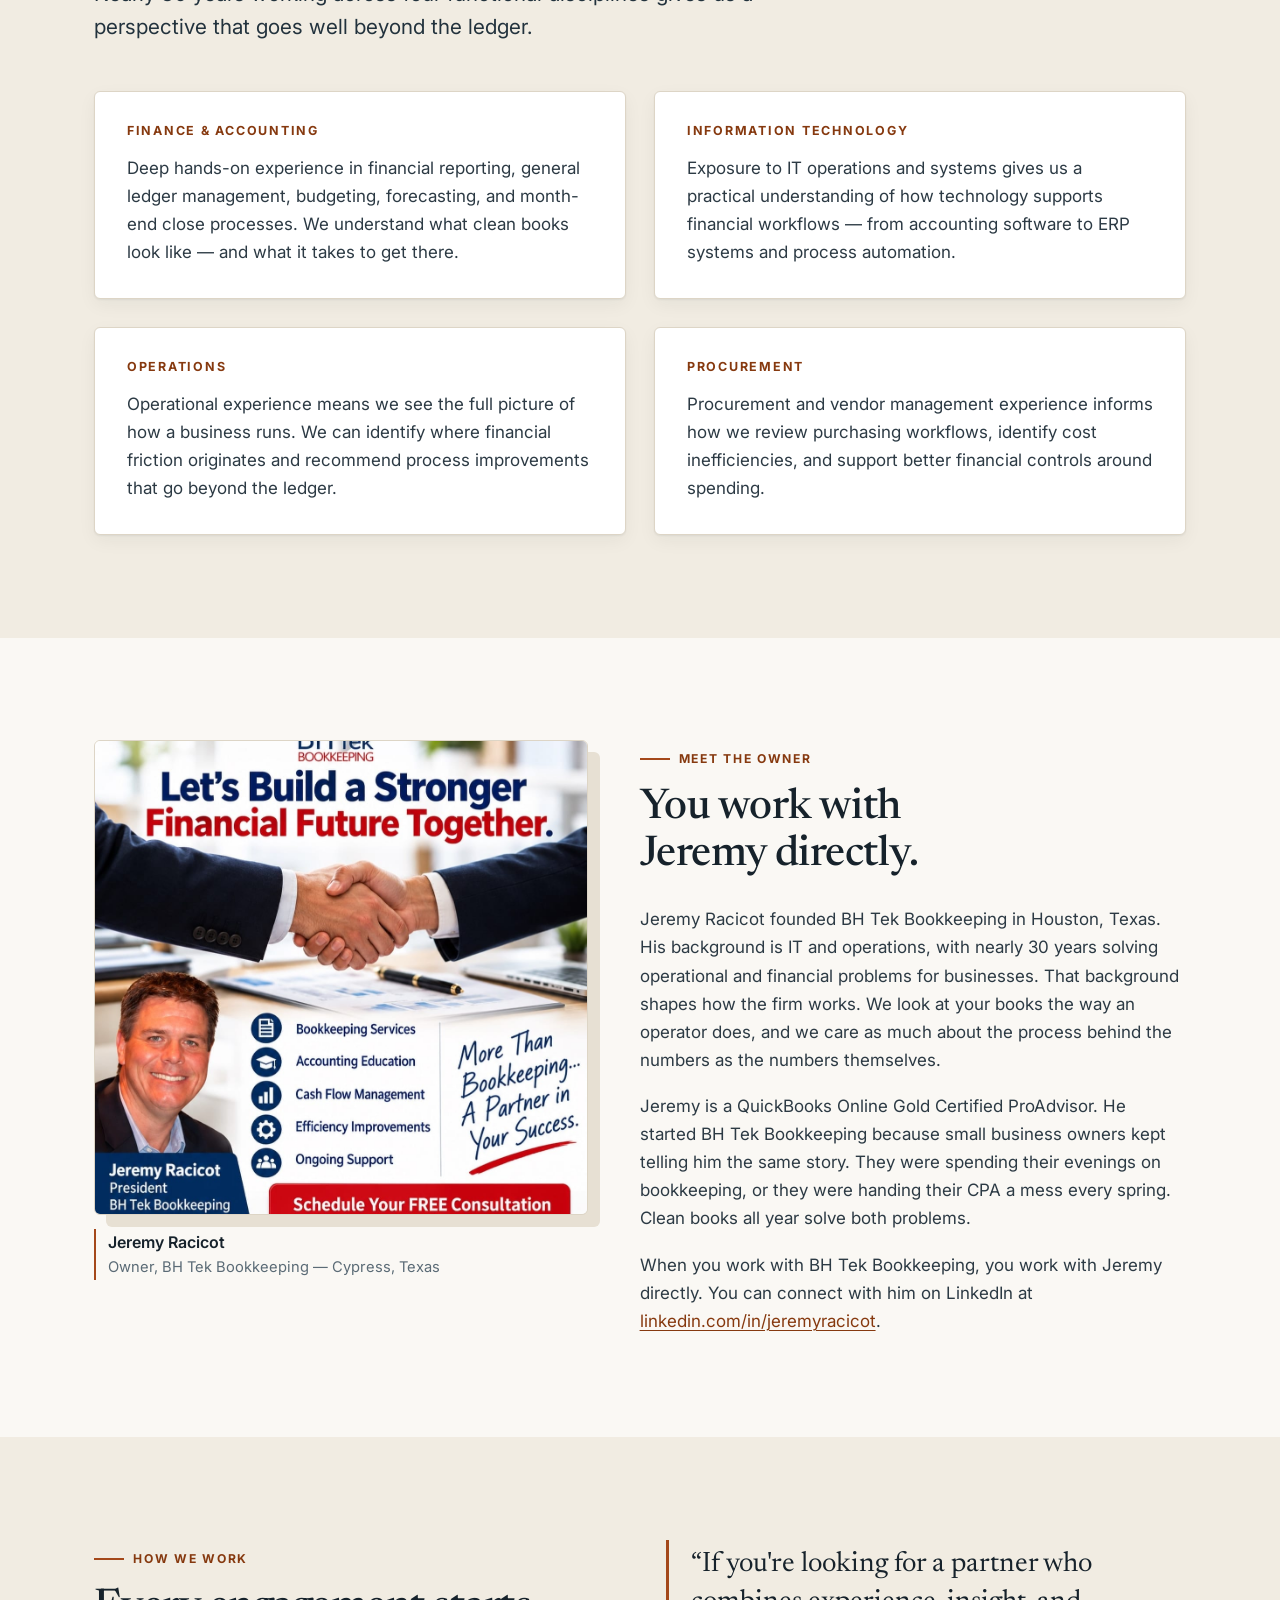
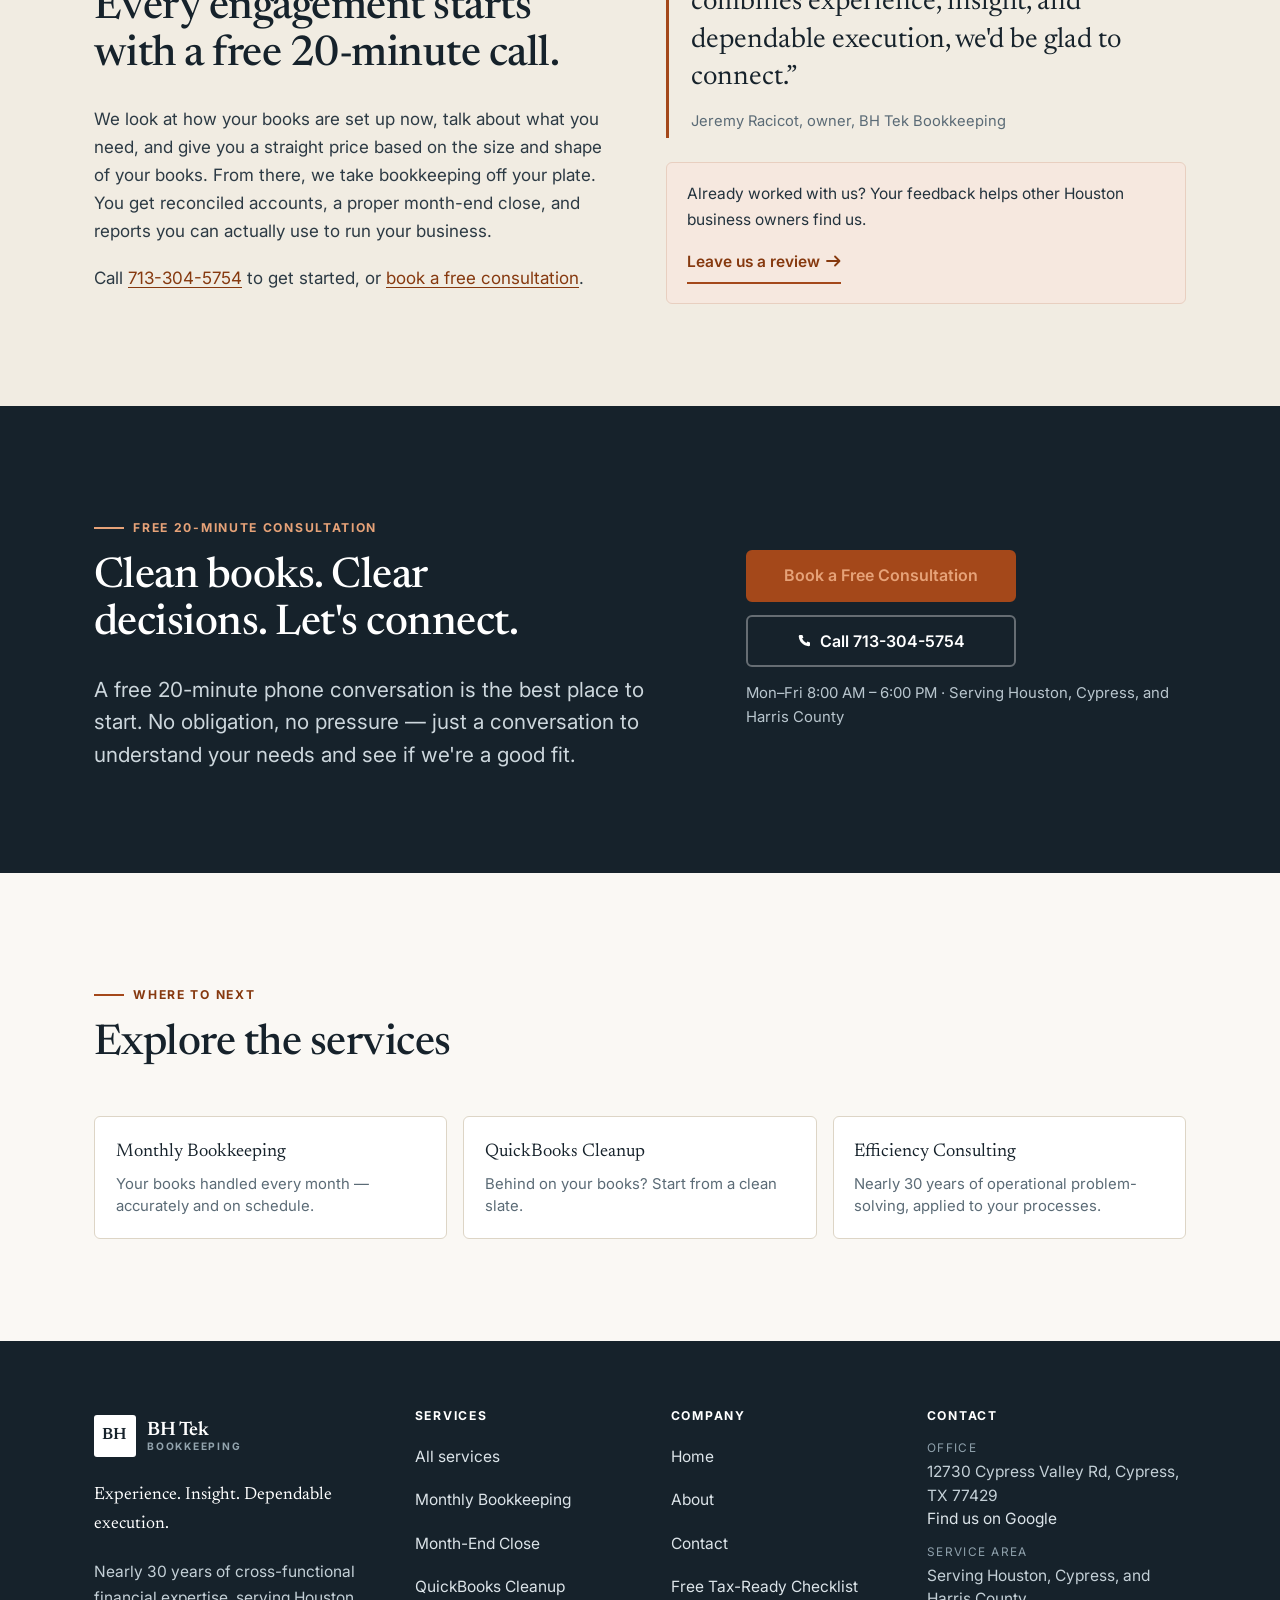
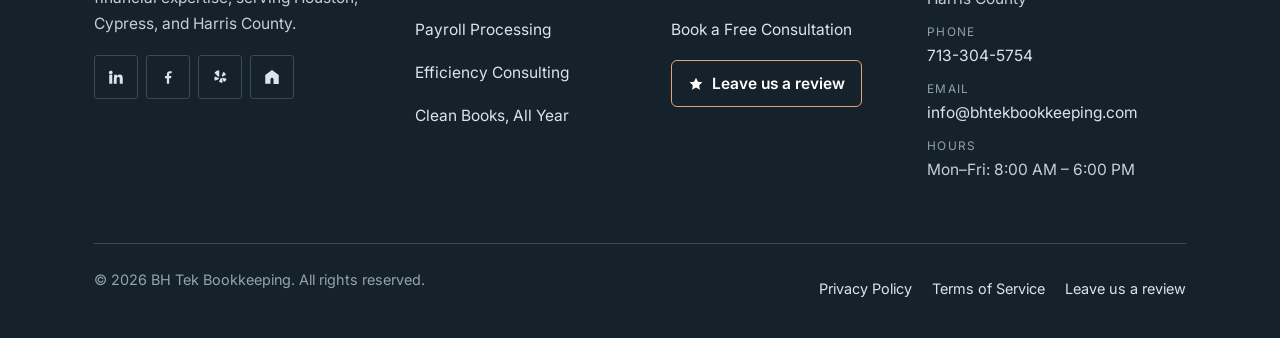
<file: about/index.html>
<!DOCTYPE html>
<html lang="en">
<head>
  <meta charset="utf-8">
  <meta name="viewport" content="width=device-width, initial-scale=1">
  <title>About — BH Tek Bookkeeping</title>
  <meta name="description" content="BH Tek Bookkeeping is owner-operated by Jeremy Racicot, a QuickBooks Online Gold Certified ProAdvisor with nearly 30 years across Finance and Accounting, IT, Operations and Procurement in Houston.">
  <meta name="theme-color" content="#16222b">
  <meta property="og:type" content="website">
  <meta property="og:site_name" content="BH Tek Bookkeeping">
  <meta property="og:title" content="About — BH Tek Bookkeeping">
  <meta property="og:description" content="BH Tek Bookkeeping is owner-operated by Jeremy Racicot, a QuickBooks Online Gold Certified ProAdvisor with nearly 30 years across Finance and Accounting, IT, Operations and Procurement in Houston.">
  <meta property="og:image" content="/images/source/00-hero.jpg">
  <meta name="twitter:card" content="summary_large_image">
  <link rel="icon" href="/favicon.svg" type="image/svg+xml">
  <link rel="apple-touch-icon" href="/favicon.svg">
  <link rel="preconnect" href="https://fonts.googleapis.com">
  <link rel="preconnect" href="https://fonts.gstatic.com" crossorigin>
  <link rel="stylesheet" href="https://fonts.googleapis.com/css2?family=Inter:wght@400;500;600;700&family=Newsreader:opsz,wght@6..72,400;6..72,500;6..72,600&display=swap">
  <link rel="stylesheet" href="/assets/css/site.css">
</head>
<body>
<a class="skip-link" href="#main">Skip to main content</a>

<header class="site-header">
  <div class="wrap header-inner">
    <a class="brand" href="/" aria-label="BH Tek Bookkeeping — home">
      <span class="brand-mark" aria-hidden="true"><span>BH</span></span>
      <span class="brand-text">
        <span class="brand-name">BH Tek</span>
        <span class="brand-sub">Bookkeeping</span>
      </span>
    </a>

    <nav class="nav" aria-label="Main">
      <ul class="nav-list">
        <li><a class="nav-link" href="/">Home</a></li>
        <li data-submenu-wrap>
          <button class="nav-toggle" type="button" data-submenu-toggle aria-expanded="false" aria-controls="services-menu">
            Services
            <svg width="11" height="7" viewBox="0 0 11 7" aria-hidden="true" focusable="false"><path d="M1 1l4.5 4.5L10 1" fill="none" stroke="currentColor" stroke-width="1.8" stroke-linecap="round"/></svg>
          </button>
          <ul class="submenu" id="services-menu" hidden>
            <li><a href="/services/">All services<small>Overview of how we work</small></a></li>
            <li><a href="/monthly-bookkeeping/">Monthly Bookkeeping<small>Books handled every month</small></a></li>
            <li><a href="/month-end-close/">Month-End Close<small>Reconciled, reviewed, on schedule</small></a></li>
            <li><a href="/quickbooks-cleanup/">QuickBooks Cleanup<small>Catch-up and file repair</small></a></li>
            <li><a href="/payroll-processing/">Payroll Processing<small>Runs, filings and W-2s</small></a></li>
            <li><a href="/efficiency-consulting/">Efficiency Consulting<small>Fix what slows you down</small></a></li>
            <li><a href="/tax-ready/">Clean Books, All Year<small>Tax-ready every month</small></a></li>
          </ul>
        </li>
        <li><a class="nav-link" href="/about/" aria-current="page">About</a></li>
        <li><a class="nav-link" href="/tax-ready-checklist/">Free Checklist</a></li>
        <li><a class="nav-link" href="/contact/">Contact</a></li>
      </ul>
    </nav>

    <div class="header-actions">
      <a class="header-phone" href="tel:+17133045754"><svg width="16" height="16" viewBox="0 0 24 24" aria-hidden="true" focusable="false"><path d="M6.6 3h3l1.5 4-2 1.4a12 12 0 006.5 6.5l1.4-2 4 1.5v3A2 2 0 0119 19.9C10.8 19.3 4.7 13.2 4.1 5A2 2 0 016.1 3z" fill="currentColor"/></svg><span>713-304-5754</span></a>
      <a class="btn btn-primary header-cta" href="https://calendly.com/jeremy-bhtekbookkeeping/30min">Book a Free Consultation</a>
      <button class="menu-btn" type="button" data-menu-btn aria-expanded="false" aria-controls="mobile-nav">
        <svg width="18" height="14" viewBox="0 0 18 14" aria-hidden="true" focusable="false"><path d="M0 1h18M0 7h18M0 13h18" stroke="currentColor" stroke-width="2"/></svg>
        <span data-menu-label>Menu</span>
      </button>
    </div>
  </div>

  <div class="mobile-nav wrap" id="mobile-nav" data-mobile-nav hidden>
    <ul>
      <li><a href="/">Home</a></li>
      <li class="m-label">Services</li>
        <li class="sub"><a href="/services/">All services</a></li>
        <li class="sub"><a href="/monthly-bookkeeping/">Monthly Bookkeeping</a></li>
        <li class="sub"><a href="/month-end-close/">Month-End Close</a></li>
        <li class="sub"><a href="/quickbooks-cleanup/">QuickBooks Cleanup</a></li>
        <li class="sub"><a href="/payroll-processing/">Payroll Processing</a></li>
        <li class="sub"><a href="/efficiency-consulting/">Efficiency Consulting</a></li>
        <li class="sub"><a href="/tax-ready/">Clean Books, All Year</a></li>
      <li class="m-label">More</li>
      <li><a href="/about/" aria-current="page">About</a></li>
      <li><a href="/tax-ready-checklist/">Free Tax-Ready Checklist</a></li>
      <li><a href="/contact/">Contact</a></li>
      <li><a href="/review">Leave us a review</a></li>
    </ul>
    <a class="btn btn-primary" href="https://calendly.com/jeremy-bhtekbookkeeping/30min">Book a Free Consultation</a>
  </div>
</header>

<main id="main">
<section class="page-hero">
  <div class="wrap">
    <nav class="breadcrumbs" aria-label="Breadcrumb">
      <ol><li><a href="/">Home</a></li><li aria-current="page">About</li></ol>
    </nav>
    <div class="page-hero-grid">
      <div>
        <p class="eyebrow">About</p>
        <h1>About BH Tek Bookkeeping</h1>
        <p class="lede">More than bookkeeping expertise — perspective built over nearly three decades of solving real business problems.</p>
        <p>Good communication isn't an afterthought — it's a core part of how we work. We believe clients deserve to be kept informed, in plain language, every step of the way.</p>
        <div class="btn-row">
          <a class="btn btn-primary" href="https://calendly.com/jeremy-bhtekbookkeeping/30min">Book a Free Consultation</a>
          <a class="btn btn-ghost" href="tel:+17133045754"><svg width="16" height="16" viewBox="0 0 24 24" aria-hidden="true" focusable="false"><path d="M6.6 3h3l1.5 4-2 1.4a12 12 0 006.5 6.5l1.4-2 4 1.5v3A2 2 0 0119 19.9C10.8 19.3 4.7 13.2 4.1 5A2 2 0 016.1 3z" fill="currentColor"/></svg> Call 713-304-5754</a>
        </div>
      </div>
      <div>
        <ul class="trust">
          <li><svg width="16" height="16" viewBox="0 0 16 16" aria-hidden="true" focusable="false"><path d="M2 8.6l3.6 3.6L14 3.8" fill="none" stroke="currentColor" stroke-width="2.2" stroke-linecap="round" stroke-linejoin="round"/></svg><span>Owner-operated: you work with Jeremy directly</span></li>
          <li><svg width="16" height="16" viewBox="0 0 16 16" aria-hidden="true" focusable="false"><path d="M2 8.6l3.6 3.6L14 3.8" fill="none" stroke="currentColor" stroke-width="2.2" stroke-linecap="round" stroke-linejoin="round"/></svg><span>QuickBooks Online Gold Certified ProAdvisor</span></li>
          <li><svg width="16" height="16" viewBox="0 0 16 16" aria-hidden="true" focusable="false"><path d="M2 8.6l3.6 3.6L14 3.8" fill="none" stroke="currentColor" stroke-width="2.2" stroke-linecap="round" stroke-linejoin="round"/></svg><span>Nearly 30 years across four disciplines</span></li>
          <li><svg width="16" height="16" viewBox="0 0 16 16" aria-hidden="true" focusable="false"><path d="M2 8.6l3.6 3.6L14 3.8" fill="none" stroke="currentColor" stroke-width="2.2" stroke-linecap="round" stroke-linejoin="round"/></svg><span>Based in Cypress, serving Houston and Harris County</span></li>
        </ul>
      </div>
    </div>
  </div>
</section>

<section class="band">
  <div class="wrap split split-lead">
    <div class="reveal">
      <h2>We believe the most important starting point is understanding your business.</h2>
    </div>
    <div class="reveal">
      <p>With nearly 30 years of experience solving problems across Finance and Accounting, IT, Operations, and Procurement, we bring more than bookkeeping expertise — we bring perspective. That breadth of experience means we understand how the numbers connect to the decisions that actually move a business forward.</p>
      <p>Whether your books need to be maintained daily or brought up to date from a backlog, we provide reliable, consistent support to keep everything accurate and current. At the same time, we look beyond the numbers to identify opportunities for greater efficiency and improved processes.</p>
      <p><strong>Our goal is simple: deliver clean, timely financials while helping you run your business more effectively.</strong></p>
    </div>
  </div>
</section>

<section class="band band-paper2">
  <div class="wrap">
    <div class="section-head reveal">
      <p class="eyebrow">Cross-functional experience</p>
      <h2>Most bookkeepers know the numbers. We know the business behind them.</h2>
      <p class="lede">Nearly 30 years working across four functional disciplines gives us a perspective that goes well beyond the ledger.</p>
    </div>
    <div class="panels">
      <div class="panel reveal">
        <h3>Finance &amp; Accounting</h3>
        <p>Deep hands-on experience in financial reporting, general ledger management, budgeting, forecasting, and month-end close processes. We understand what clean books look like — and what it takes to get there.</p>
      </div>
      <div class="panel reveal">
        <h3>Information Technology</h3>
        <p>Exposure to IT operations and systems gives us a practical understanding of how technology supports financial workflows — from accounting software to ERP systems and process automation.</p>
      </div>
      <div class="panel reveal">
        <h3>Operations</h3>
        <p>Operational experience means we see the full picture of how a business runs. We can identify where financial friction originates and recommend process improvements that go beyond the ledger.</p>
      </div>
      <div class="panel reveal">
        <h3>Procurement</h3>
        <p>Procurement and vendor management experience informs how we review purchasing workflows, identify cost inefficiencies, and support better financial controls around spending.</p>
      </div>
    </div>
  </div>
</section>

<section class="band">
  <div class="wrap contact-grid">
    <figure class="hero-figure reveal">
      <img src="/images/source/00-hero.jpg" width="1125" height="1080" alt="Jeremy Racicot, owner of BH Tek Bookkeeping, Houston bookkeeper and QuickBooks Online Gold Certified ProAdvisor" loading="lazy" decoding="async">
      <figcaption><strong>Jeremy Racicot</strong>Owner, BH Tek Bookkeeping — Cypress, Texas</figcaption>
    </figure>
    <div class="reveal">
      <p class="eyebrow">Meet the owner</p>
      <h2>You work with Jeremy directly.</h2>
      <p>Jeremy Racicot founded BH Tek Bookkeeping in Houston, Texas. His background is IT and operations, with nearly 30 years solving operational and financial problems for businesses. That background shapes how the firm works. We look at your books the way an operator does, and we care as much about the process behind the numbers as the numbers themselves.</p>
      <p>Jeremy is a QuickBooks Online Gold Certified ProAdvisor. He started BH Tek Bookkeeping because small business owners kept telling him the same story. They were spending their evenings on bookkeeping, or they were handing their CPA a mess every spring. Clean books all year solve both problems.</p>
      <p>When you work with BH Tek Bookkeeping, you work with Jeremy directly. You can connect with him on LinkedIn at <a href="https://www.linkedin.com/in/jeremyracicot">linkedin.com/in/jeremyracicot</a>.</p>
    </div>
  </div>
</section>

<section class="band band-paper2">
  <div class="wrap split">
    <div class="reveal">
      <p class="eyebrow">How we work</p>
      <h2>Every engagement starts with a free 20-minute call.</h2>
      <p>We look at how your books are set up now, talk about what you need, and give you a straight price based on the size and shape of your books. From there, we take bookkeeping off your plate. You get reconciled accounts, a proper month-end close, and reports you can actually use to run your business.</p>
      <p>Call <a href="tel:+17133045754">713-304-5754</a> to get started, or <a href="https://calendly.com/jeremy-bhtekbookkeeping/30min">book a free consultation</a>.</p>
    </div>
    <div class="reveal">
      <blockquote class="pull">
        “If you're looking for a partner who combines experience, insight, and dependable execution, we'd be glad to connect.”
        <cite>Jeremy Racicot, owner, BH Tek Bookkeeping</cite>
      </blockquote>
      <div class="review-cta">
        <p>Already worked with us? Your feedback helps other Houston business owners find us.</p>
        <a class="text-link" href="/review">Leave us a review <svg width="15" height="12" viewBox="0 0 15 12" aria-hidden="true" focusable="false"><path d="M1 6h12M9 1.5L13.5 6 9 10.5" fill="none" stroke="currentColor" stroke-width="1.8" stroke-linecap="round" stroke-linejoin="round"/></svg></a>
      </div>
    </div>
  </div>
</section>

<section class="band band-ink">
  <div class="wrap cta-grid">
    <div>
      <p class="eyebrow">Free 20-minute consultation</p>
      <h2>Clean books. Clear decisions. Let's connect.</h2>
      <p class="lede">A free 20-minute phone conversation is the best place to start. No obligation, no pressure — just a conversation to understand your needs and see if we're a good fit.</p>
    </div>
    <div class="cta-actions">
      <a class="btn btn-primary" href="https://calendly.com/jeremy-bhtekbookkeeping/30min">Book a Free Consultation</a>
      <a class="btn btn-ghost" href="tel:+17133045754"><svg width="16" height="16" viewBox="0 0 24 24" aria-hidden="true" focusable="false"><path d="M6.6 3h3l1.5 4-2 1.4a12 12 0 006.5 6.5l1.4-2 4 1.5v3A2 2 0 0119 19.9C10.8 19.3 4.7 13.2 4.1 5A2 2 0 016.1 3z" fill="currentColor"/></svg> Call 713-304-5754</a>
      <p class="cta-micro">Mon–Fri 8:00&nbsp;AM – 6:00&nbsp;PM · Serving Houston, Cypress, and Harris County</p>
    </div>
  </div>
</section>

<section class="band">
  <div class="wrap">
    <div class="section-head reveal">
      <p class="eyebrow">Where to next</p>
      <h2>Explore the services</h2>
    </div>
    <ul class="related">
      <li><a href="/monthly-bookkeeping/"><span class="t">Monthly Bookkeeping</span><span class="d">Your books handled every month — accurately and on schedule.</span></a></li>
      <li><a href="/quickbooks-cleanup/"><span class="t">QuickBooks Cleanup</span><span class="d">Behind on your books? Start from a clean slate.</span></a></li>
      <li><a href="/efficiency-consulting/"><span class="t">Efficiency Consulting</span><span class="d">Nearly 30 years of operational problem-solving, applied to your processes.</span></a></li>
    </ul>
  </div>
</section>
</main>

<footer class="site-footer">
  <div class="wrap">
    <div class="footer-grid">
      <div>
        <a class="brand footer-brand" href="/" aria-label="BH Tek Bookkeeping — home">
      <span class="brand-mark" aria-hidden="true"><span>BH</span></span>
      <span class="brand-text">
        <span class="brand-name">BH Tek</span>
        <span class="brand-sub">Bookkeeping</span>
      </span>
    </a>
        <p class="footer-tag">Experience. Insight. Dependable execution.</p>
        <p>Nearly 30 years of cross-functional financial expertise, serving Houston, Cypress, and Harris County.</p>
        <div class="socials">
          <a href="https://www.linkedin.com/company/125004186" aria-label="BH Tek Bookkeeping on LinkedIn"><svg width="18" height="18" viewBox="0 0 24 24" aria-hidden="true" focusable="false"><path d="M4.98 3.5A2.5 2.5 0 112.5 6 2.5 2.5 0 014.98 3.5zM3 8.98h4V21H3zM9.5 8.98h3.8v1.64h.06A4.2 4.2 0 0117 8.7c3 0 4 1.95 4 4.8V21h-4v-6.5c0-1.6-.6-2.5-1.9-2.5-1.1 0-1.8.74-2.1 1.46-.1.25-.12.6-.12.96V21h-4z" fill="currentColor"/></svg></a>
          <a href="https://www.facebook.com/people/BH-Tek-Bookkeeping/61590239955620/" aria-label="BH Tek Bookkeeping on Facebook"><svg width="18" height="18" viewBox="0 0 24 24" aria-hidden="true" focusable="false"><path d="M13.5 21v-7.5h2.6l.4-3h-3V8.6c0-.87.24-1.46 1.5-1.46H17V4.4A20 20 0 0014.6 4.3c-2.4 0-4.1 1.46-4.1 4.16v2.04H8v3h2.5V21z" fill="currentColor"/></svg></a>
          <a href="https://www.yelp.com/biz/bh-tek-bookkeeping-houston" aria-label="BH Tek Bookkeeping on Yelp"><svg width="18" height="18" viewBox="0 0 24 24" aria-hidden="true" focusable="false"><path d="M11 3.4v7.3c0 .9-1.1 1.3-1.7.6L5.1 7.1a1 1 0 01.2-1.6A11 11 0 019.6 3c.8-.1 1.4.4 1.4 1.1zM10.3 13.3c.6.5.4 1.5-.3 1.8l-4 1.5a1 1 0 01-1.3-.8 10 10 0 010-3.4 1 1 0 011.4-.8zM13.2 13.4c.6-.4 1.4 0 1.5.7l.8 4.2a1 1 0 01-1 1.2 10 10 0 01-3.1-.8 1 1 0 01-.3-1.6zM15.5 11.2c-.8.2-1.4-.6-1.1-1.3l1.6-3.9a1 1 0 011.6-.3 10 10 0 012 2.7 1 1 0 01-.7 1.4zM15.9 13.1l3.9 1a1 1 0 01.6 1.5 10 10 0 01-2 2.3 1 1 0 01-1.6-.3l-1.7-3.2c-.3-.6.2-1.4.8-1.3z" fill="currentColor"/></svg></a>
          <a href="https://nextdoor.com/page/bh-tek-bookkeeping-houston-tx/" aria-label="BH Tek Bookkeeping on Nextdoor"><svg width="18" height="18" viewBox="0 0 24 24" aria-hidden="true" focusable="false"><path d="M12 2.6l9 6.6v12H14v-6.1a2 2 0 00-4 0V21H3V9.2z" fill="currentColor"/></svg></a>
        </div>
      </div>

      <div>
        <h2>Services</h2>
        <ul class="footer-links">
          <li><a href="/services/">All services</a></li>
          <li><a href="/monthly-bookkeeping/">Monthly Bookkeeping</a></li>
          <li><a href="/month-end-close/">Month-End Close</a></li>
          <li><a href="/quickbooks-cleanup/">QuickBooks Cleanup</a></li>
          <li><a href="/payroll-processing/">Payroll Processing</a></li>
          <li><a href="/efficiency-consulting/">Efficiency Consulting</a></li>
          <li><a href="/tax-ready/">Clean Books, All Year</a></li>
        </ul>
      </div>

      <div>
        <h2>Company</h2>
        <ul class="footer-links">
          <li><a href="/">Home</a></li>
          <li><a href="/about/">About</a></li>
          <li><a href="/contact/">Contact</a></li>
          <li><a href="/tax-ready-checklist/">Free Tax-Ready Checklist</a></li>
          <li><a href="https://calendly.com/jeremy-bhtekbookkeeping/30min">Book a Free Consultation</a></li>
        </ul>
        <a class="footer-review" href="/review"><svg width="16" height="16" viewBox="0 0 24 24" aria-hidden="true" focusable="false"><path d="M12 2.5l2.9 6 6.6.9-4.8 4.6 1.2 6.5L12 17.4 6.1 20.5l1.2-6.5L2.5 9.4l6.6-.9z" fill="currentColor"/></svg> Leave us a review</a>
      </div>

      <div>
        <h2>Contact</h2>
        <ul class="footer-contact">
          <li><span class="k">Office</span>12730 Cypress Valley Rd, Cypress, TX 77429<br><a href="https://www.google.com/maps/place/BH+Tek+Bookkeeping/@29.9628814,-95.6595902,17z/data=!4m6!3m5!1s0x8640d5ec797e7875:0xb6de2ed7247eb5f8!8m2!3d29.9628814!4d-95.6595902!16s%2Fg%2F11zz88jj2n">Find us on Google</a></li>
          <li><span class="k">Service area</span>Serving Houston, Cypress, and Harris County</li>
          <li><span class="k">Phone</span><a href="tel:+17133045754">713-304-5754</a></li>
          <li><span class="k">Email</span><a href="mailto:info@bhtekbookkeeping.com">info@bhtekbookkeeping.com</a></li>
          <li><span class="k">Hours</span>Mon–Fri: 8:00&nbsp;AM – 6:00&nbsp;PM</li>
        </ul>
      </div>
    </div>

    <div class="footer-bottom">
      <p>© 2026 BH Tek Bookkeeping. All rights reserved.</p>
      <ul>
        <li><a href="/privacy-policy/">Privacy Policy</a></li>
        <li><a href="/terms-of-service/">Terms of Service</a></li>
        <li><a href="/review">Leave us a review</a></li>
      </ul>
    </div>
  </div>
</footer>

<div class="callbar">
  <a class="btn btn-ghost" href="tel:+17133045754"><svg width="16" height="16" viewBox="0 0 24 24" aria-hidden="true" focusable="false"><path d="M6.6 3h3l1.5 4-2 1.4a12 12 0 006.5 6.5l1.4-2 4 1.5v3A2 2 0 0119 19.9C10.8 19.3 4.7 13.2 4.1 5A2 2 0 016.1 3z" fill="currentColor"/></svg> Call now</a>
  <a class="btn btn-primary" href="https://calendly.com/jeremy-bhtekbookkeeping/30min">Book free call</a>
</div>

<script src="/assets/js/site.js" defer></script>
</body>
</html>
</file>
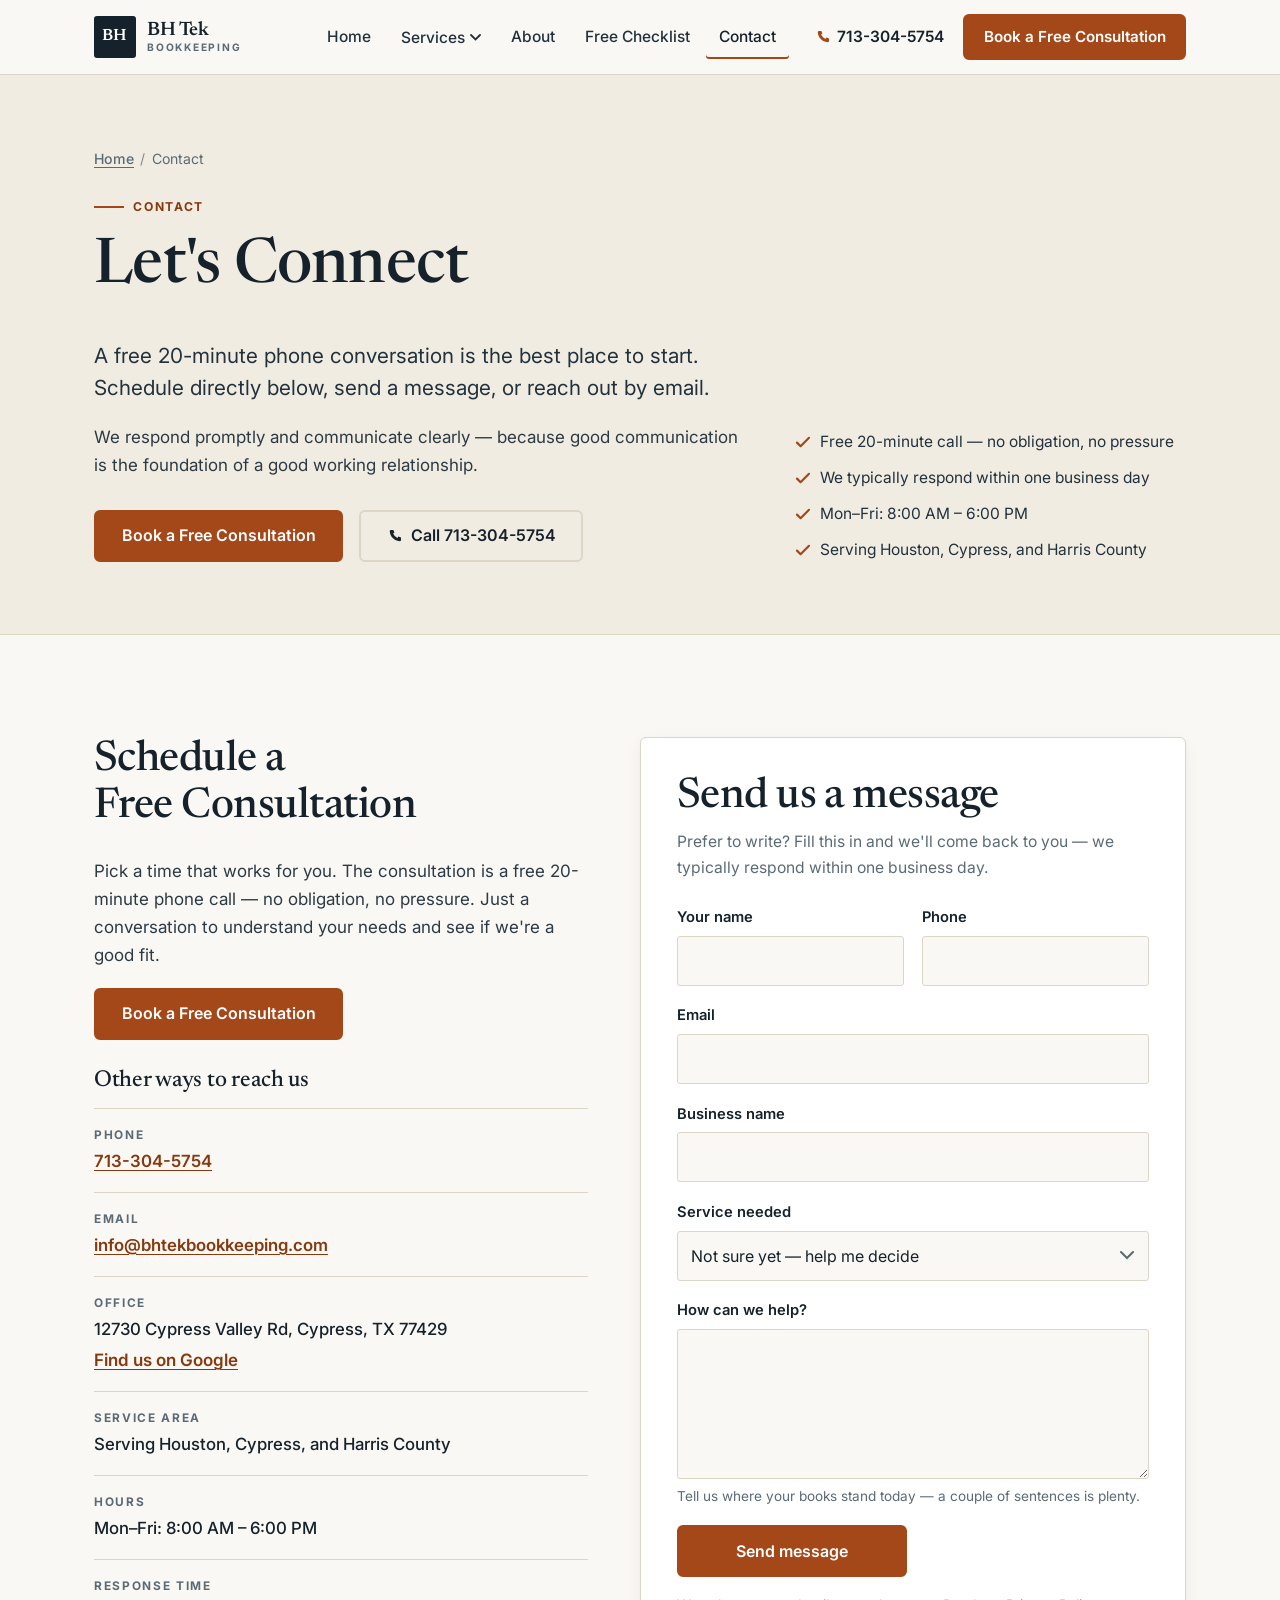
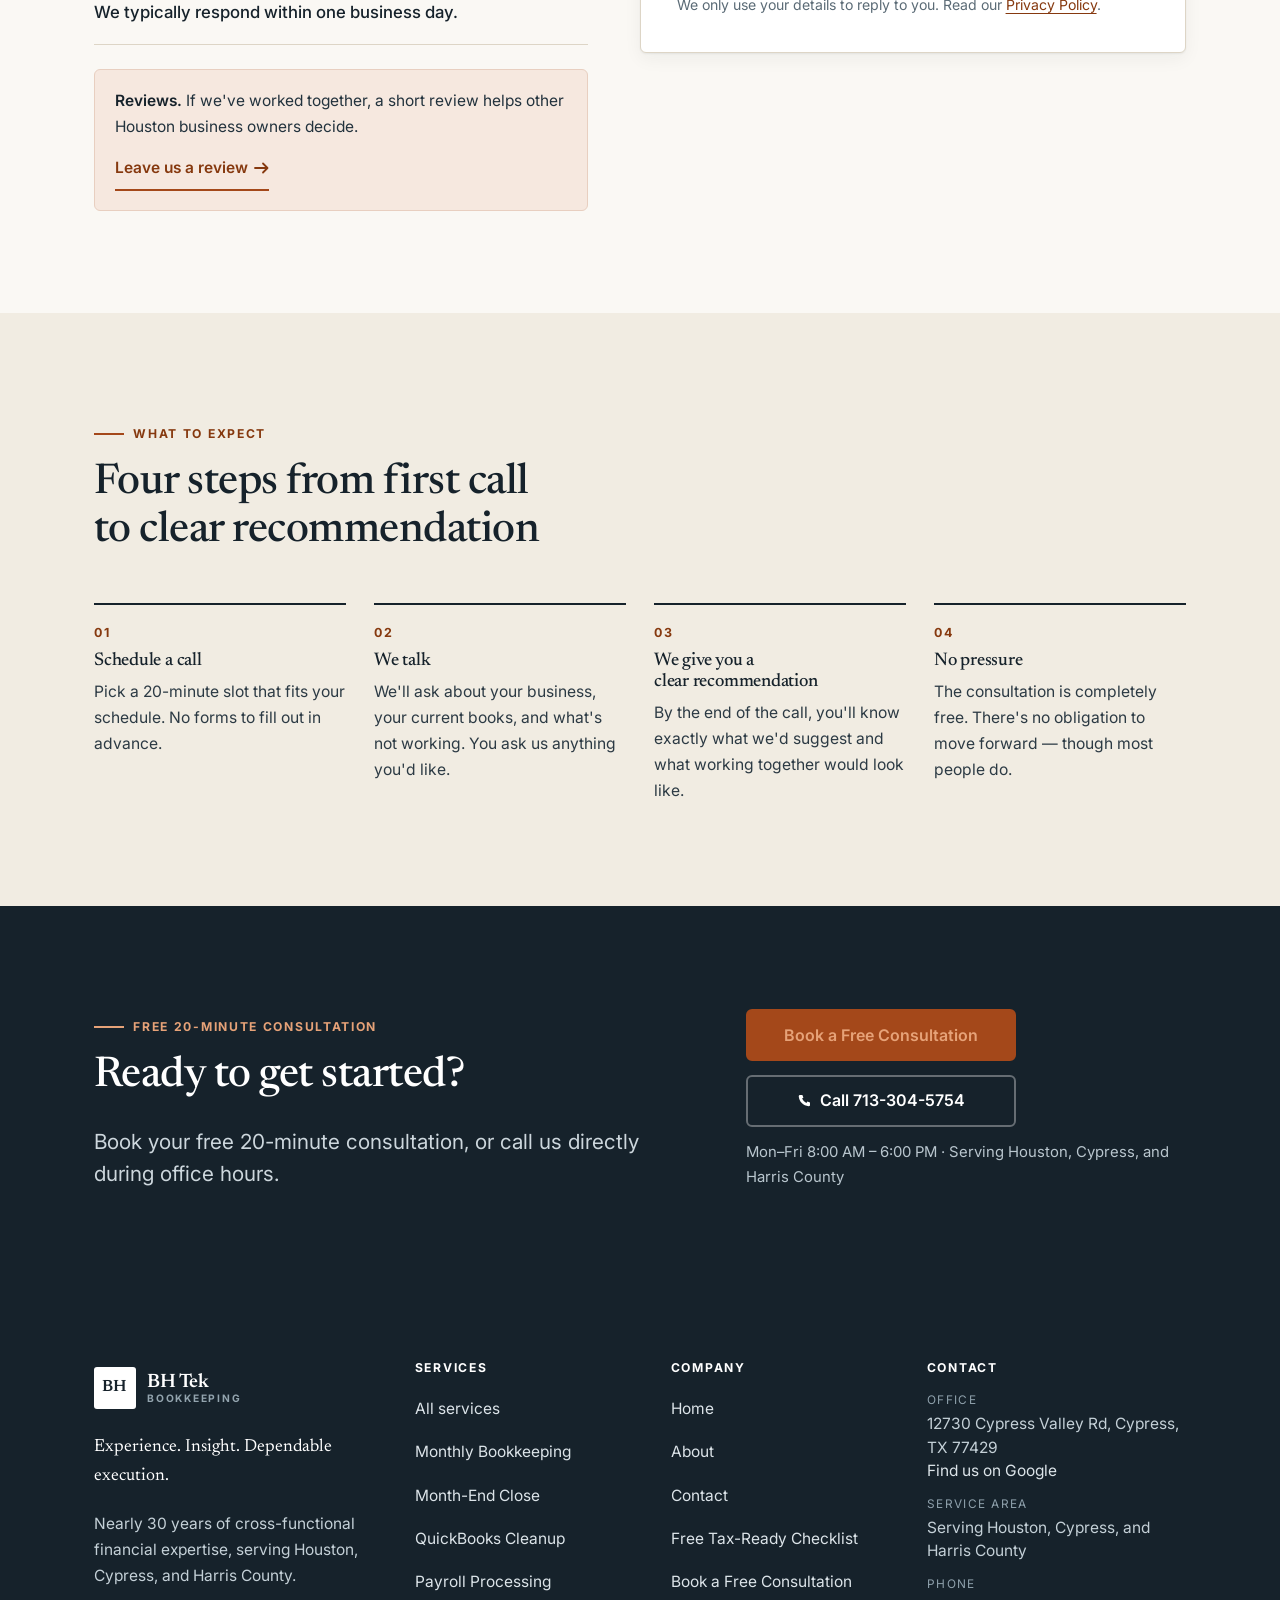
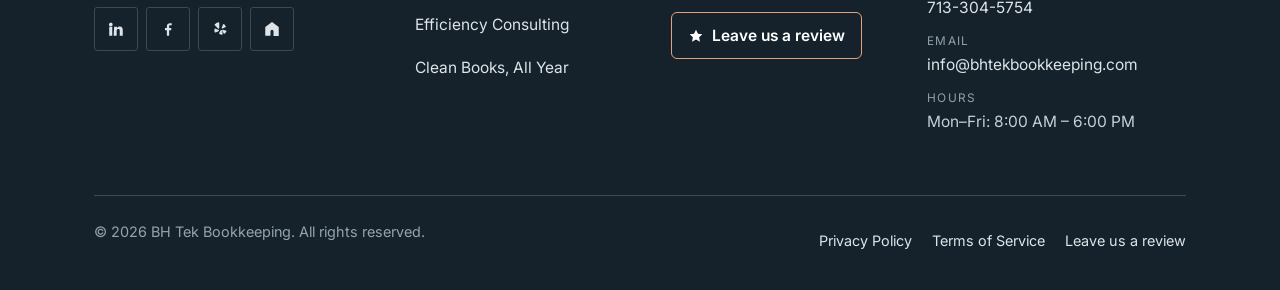
<file: contact/index.html>
<!DOCTYPE html>
<html lang="en">
<head>
  <meta charset="utf-8">
  <meta name="viewport" content="width=device-width, initial-scale=1">
  <title>Contact — BH Tek Bookkeeping</title>
  <meta name="description" content="Contact BH Tek Bookkeeping in Cypress, TX. Call 713-304-5754, email info@bhtekbookkeeping.com, or book a free 20-minute consultation for bookkeeping in Houston, Cypress and Harris County.">
  <meta name="theme-color" content="#16222b">
  <meta property="og:type" content="website">
  <meta property="og:site_name" content="BH Tek Bookkeeping">
  <meta property="og:title" content="Contact — BH Tek Bookkeeping">
  <meta property="og:description" content="Contact BH Tek Bookkeeping in Cypress, TX. Call 713-304-5754, email info@bhtekbookkeeping.com, or book a free 20-minute consultation for bookkeeping in Houston, Cypress and Harris County.">
  <meta property="og:image" content="/images/source/00-hero.jpg">
  <meta name="twitter:card" content="summary_large_image">
  <link rel="icon" href="/favicon.svg" type="image/svg+xml">
  <link rel="apple-touch-icon" href="/favicon.svg">
  <link rel="preconnect" href="https://fonts.googleapis.com">
  <link rel="preconnect" href="https://fonts.gstatic.com" crossorigin>
  <link rel="stylesheet" href="https://fonts.googleapis.com/css2?family=Inter:wght@400;500;600;700&family=Newsreader:opsz,wght@6..72,400;6..72,500;6..72,600&display=swap">
  <link rel="stylesheet" href="/assets/css/site.css">
</head>
<body>
<a class="skip-link" href="#main">Skip to main content</a>

<header class="site-header">
  <div class="wrap header-inner">
    <a class="brand" href="/" aria-label="BH Tek Bookkeeping — home">
      <span class="brand-mark" aria-hidden="true"><span>BH</span></span>
      <span class="brand-text">
        <span class="brand-name">BH Tek</span>
        <span class="brand-sub">Bookkeeping</span>
      </span>
    </a>

    <nav class="nav" aria-label="Main">
      <ul class="nav-list">
        <li><a class="nav-link" href="/">Home</a></li>
        <li data-submenu-wrap>
          <button class="nav-toggle" type="button" data-submenu-toggle aria-expanded="false" aria-controls="services-menu">
            Services
            <svg width="11" height="7" viewBox="0 0 11 7" aria-hidden="true" focusable="false"><path d="M1 1l4.5 4.5L10 1" fill="none" stroke="currentColor" stroke-width="1.8" stroke-linecap="round"/></svg>
          </button>
          <ul class="submenu" id="services-menu" hidden>
            <li><a href="/services/">All services<small>Overview of how we work</small></a></li>
            <li><a href="/monthly-bookkeeping/">Monthly Bookkeeping<small>Books handled every month</small></a></li>
            <li><a href="/month-end-close/">Month-End Close<small>Reconciled, reviewed, on schedule</small></a></li>
            <li><a href="/quickbooks-cleanup/">QuickBooks Cleanup<small>Catch-up and file repair</small></a></li>
            <li><a href="/payroll-processing/">Payroll Processing<small>Runs, filings and W-2s</small></a></li>
            <li><a href="/efficiency-consulting/">Efficiency Consulting<small>Fix what slows you down</small></a></li>
            <li><a href="/tax-ready/">Clean Books, All Year<small>Tax-ready every month</small></a></li>
          </ul>
        </li>
        <li><a class="nav-link" href="/about/">About</a></li>
        <li><a class="nav-link" href="/tax-ready-checklist/">Free Checklist</a></li>
        <li><a class="nav-link" href="/contact/" aria-current="page">Contact</a></li>
      </ul>
    </nav>

    <div class="header-actions">
      <a class="header-phone" href="tel:+17133045754"><svg width="16" height="16" viewBox="0 0 24 24" aria-hidden="true" focusable="false"><path d="M6.6 3h3l1.5 4-2 1.4a12 12 0 006.5 6.5l1.4-2 4 1.5v3A2 2 0 0119 19.9C10.8 19.3 4.7 13.2 4.1 5A2 2 0 016.1 3z" fill="currentColor"/></svg><span>713-304-5754</span></a>
      <a class="btn btn-primary header-cta" href="https://calendly.com/jeremy-bhtekbookkeeping/30min">Book a Free Consultation</a>
      <button class="menu-btn" type="button" data-menu-btn aria-expanded="false" aria-controls="mobile-nav">
        <svg width="18" height="14" viewBox="0 0 18 14" aria-hidden="true" focusable="false"><path d="M0 1h18M0 7h18M0 13h18" stroke="currentColor" stroke-width="2"/></svg>
        <span data-menu-label>Menu</span>
      </button>
    </div>
  </div>

  <div class="mobile-nav wrap" id="mobile-nav" data-mobile-nav hidden>
    <ul>
      <li><a href="/">Home</a></li>
      <li class="m-label">Services</li>
        <li class="sub"><a href="/services/">All services</a></li>
        <li class="sub"><a href="/monthly-bookkeeping/">Monthly Bookkeeping</a></li>
        <li class="sub"><a href="/month-end-close/">Month-End Close</a></li>
        <li class="sub"><a href="/quickbooks-cleanup/">QuickBooks Cleanup</a></li>
        <li class="sub"><a href="/payroll-processing/">Payroll Processing</a></li>
        <li class="sub"><a href="/efficiency-consulting/">Efficiency Consulting</a></li>
        <li class="sub"><a href="/tax-ready/">Clean Books, All Year</a></li>
      <li class="m-label">More</li>
      <li><a href="/about/">About</a></li>
      <li><a href="/tax-ready-checklist/">Free Tax-Ready Checklist</a></li>
      <li><a href="/contact/" aria-current="page">Contact</a></li>
      <li><a href="/review">Leave us a review</a></li>
    </ul>
    <a class="btn btn-primary" href="https://calendly.com/jeremy-bhtekbookkeeping/30min">Book a Free Consultation</a>
  </div>
</header>

<main id="main">
<section class="page-hero">
  <div class="wrap">
    <nav class="breadcrumbs" aria-label="Breadcrumb">
      <ol><li><a href="/">Home</a></li><li aria-current="page">Contact</li></ol>
    </nav>
    <div class="page-hero-grid">
      <div>
        <p class="eyebrow">Contact</p>
        <h1>Let's Connect</h1>
        <p class="lede">A free 20-minute phone conversation is the best place to start. Schedule directly below, send a message, or reach out by email.</p>
        <p>We respond promptly and communicate clearly — because good communication is the foundation of a good working relationship.</p>
        <div class="btn-row">
          <a class="btn btn-primary" href="https://calendly.com/jeremy-bhtekbookkeeping/30min">Book a Free Consultation</a>
          <a class="btn btn-ghost" href="tel:+17133045754"><svg width="16" height="16" viewBox="0 0 24 24" aria-hidden="true" focusable="false"><path d="M6.6 3h3l1.5 4-2 1.4a12 12 0 006.5 6.5l1.4-2 4 1.5v3A2 2 0 0119 19.9C10.8 19.3 4.7 13.2 4.1 5A2 2 0 016.1 3z" fill="currentColor"/></svg> Call 713-304-5754</a>
        </div>
      </div>
      <div>
        <ul class="trust">
          <li><svg width="16" height="16" viewBox="0 0 16 16" aria-hidden="true" focusable="false"><path d="M2 8.6l3.6 3.6L14 3.8" fill="none" stroke="currentColor" stroke-width="2.2" stroke-linecap="round" stroke-linejoin="round"/></svg><span>Free 20-minute call — no obligation, no pressure</span></li>
          <li><svg width="16" height="16" viewBox="0 0 16 16" aria-hidden="true" focusable="false"><path d="M2 8.6l3.6 3.6L14 3.8" fill="none" stroke="currentColor" stroke-width="2.2" stroke-linecap="round" stroke-linejoin="round"/></svg><span>We typically respond within one business day</span></li>
          <li><svg width="16" height="16" viewBox="0 0 16 16" aria-hidden="true" focusable="false"><path d="M2 8.6l3.6 3.6L14 3.8" fill="none" stroke="currentColor" stroke-width="2.2" stroke-linecap="round" stroke-linejoin="round"/></svg><span>Mon–Fri: 8:00&nbsp;AM – 6:00&nbsp;PM</span></li>
          <li><svg width="16" height="16" viewBox="0 0 16 16" aria-hidden="true" focusable="false"><path d="M2 8.6l3.6 3.6L14 3.8" fill="none" stroke="currentColor" stroke-width="2.2" stroke-linecap="round" stroke-linejoin="round"/></svg><span>Serving Houston, Cypress, and Harris County</span></li>
        </ul>
      </div>
    </div>
  </div>
</section>

<section class="band" id="contact">
  <div class="wrap contact-grid">
    <div class="reveal">
      <h2>Schedule a Free Consultation</h2>
      <p>Pick a time that works for you. The consultation is a free 20-minute phone call — no obligation, no pressure. Just a conversation to understand your needs and see if we're a good fit.</p>
      <div class="btn-row" style="margin-bottom:1.75rem">
        <a class="btn btn-primary" href="https://calendly.com/jeremy-bhtekbookkeeping/30min">Book a Free Consultation</a>
      </div>

      <h3>Other ways to reach us</h3>
      <ul class="contact-list">
        <li><span class="k">Phone</span><span class="v"><a href="tel:+17133045754">713-304-5754</a></span></li>
        <li><span class="k">Email</span><span class="v"><a href="mailto:info@bhtekbookkeeping.com">info@bhtekbookkeeping.com</a></span></li>
        <li><span class="k">Office</span><span class="v">12730 Cypress Valley Rd, Cypress, TX 77429</span><a href="https://www.google.com/maps/place/BH+Tek+Bookkeeping/@29.9628814,-95.6595902,17z/data=!4m6!3m5!1s0x8640d5ec797e7875:0xb6de2ed7247eb5f8!8m2!3d29.9628814!4d-95.6595902!16s%2Fg%2F11zz88jj2n">Find us on Google</a></li>
        <li><span class="k">Service area</span><span class="v">Serving Houston, Cypress, and Harris County</span></li>
        <li><span class="k">Hours</span><span class="v">Mon–Fri: 8:00&nbsp;AM – 6:00&nbsp;PM</span></li>
        <li><span class="k">Response time</span><span class="v">We typically respond within one business day.</span></li>
      </ul>

      <div class="review-cta">
        <p><strong>Reviews.</strong> If we've worked together, a short review helps other Houston business owners decide.</p>
        <a class="text-link" href="/review">Leave us a review <svg width="15" height="12" viewBox="0 0 15 12" aria-hidden="true" focusable="false"><path d="M1 6h12M9 1.5L13.5 6 9 10.5" fill="none" stroke="currentColor" stroke-width="1.8" stroke-linecap="round" stroke-linejoin="round"/></svg></a>
      </div>
    </div>

    <div class="form-card reveal">
      <h2>Send us a message</h2>
      <p class="form-intro">Prefer to write? Fill this in and we'll come back to you — we typically respond within one business day.</p>
      <p class="form-status" role="status" tabindex="-1" data-form-status hidden></p>
      <form method="POST" action="https://vision.leadrai.com/api/forms/1665aa395145f8dc78e18823eb5dd302" data-leadr-form>
        <input type="hidden" name="_form" value="Contact">
        <input type="hidden" name="_page" value="">
        <input type="text" name="_gotcha" tabindex="-1" autocomplete="off" style="display:none">
        <div class="field-row">
          <div class="field">
            <label for="f-name">Your name</label>
            <input id="f-name" type="text" name="name" autocomplete="name" required>
          </div>
          <div class="field">
            <label for="f-phone">Phone</label>
            <input id="f-phone" type="tel" name="phone" autocomplete="tel" required>
          </div>
        </div>
        <div class="field">
          <label for="f-email">Email</label>
          <input id="f-email" type="email" name="email" autocomplete="email" required>
        </div>
        <div class="field">
          <label for="f-business">Business name</label>
          <input id="f-business" type="text" name="Business name" autocomplete="organization">
        </div>
        <div class="field">
          <label for="f-service">Service needed</label>
          <select id="f-service" name="Service needed">
            <option value="">Not sure yet — help me decide</option>
            <option>Monthly bookkeeping</option>
            <option>Month-end close</option>
            <option>QuickBooks cleanup / catch-up</option>
            <option>Payroll processing</option>
            <option>Efficiency consulting</option>
          </select>
        </div>
        <div class="field">
          <label for="f-message">How can we help?</label>
          <textarea id="f-message" name="Message" rows="5" required></textarea>
          <span class="hint">Tell us where your books stand today — a couple of sentences is plenty.</span>
        </div>

        <button class="btn btn-primary" type="submit">Send message</button>
        <p class="form-foot">We only use your details to reply to you. Read our <a href="/privacy-policy/">Privacy Policy</a>.</p>
      </form>
    </div>
  </div>
</section>

<section class="band band-paper2">
  <div class="wrap">
    <div class="section-head reveal">
      <p class="eyebrow">What to expect</p>
      <h2>Four steps from first call to clear recommendation</h2>
    </div>
    <ol class="steps steps-4">
      <li class="reveal"><span class="n">01</span><h3>Schedule a call</h3><p>Pick a 20-minute slot that fits your schedule. No forms to fill out in advance.</p></li>
      <li class="reveal"><span class="n">02</span><h3>We talk</h3><p>We'll ask about your business, your current books, and what's not working. You ask us anything you'd like.</p></li>
      <li class="reveal"><span class="n">03</span><h3>We give you a clear recommendation</h3><p>By the end of the call, you'll know exactly what we'd suggest and what working together would look like.</p></li>
      <li class="reveal"><span class="n">04</span><h3>No pressure</h3><p>The consultation is completely free. There's no obligation to move forward — though most people do.</p></li>
    </ol>
  </div>
</section>

<section class="band band-ink">
  <div class="wrap cta-grid">
    <div>
      <p class="eyebrow">Free 20-minute consultation</p>
      <h2>Ready to get started?</h2>
      <p class="lede">Book your free 20-minute consultation, or call us directly during office hours.</p>
    </div>
    <div class="cta-actions">
      <a class="btn btn-primary" href="https://calendly.com/jeremy-bhtekbookkeeping/30min">Book a Free Consultation</a>
      <a class="btn btn-ghost" href="tel:+17133045754"><svg width="16" height="16" viewBox="0 0 24 24" aria-hidden="true" focusable="false"><path d="M6.6 3h3l1.5 4-2 1.4a12 12 0 006.5 6.5l1.4-2 4 1.5v3A2 2 0 0119 19.9C10.8 19.3 4.7 13.2 4.1 5A2 2 0 016.1 3z" fill="currentColor"/></svg> Call 713-304-5754</a>
      <p class="cta-micro">Mon–Fri 8:00&nbsp;AM – 6:00&nbsp;PM · Serving Houston, Cypress, and Harris County</p>
    </div>
  </div>
</section>
</main>

<footer class="site-footer">
  <div class="wrap">
    <div class="footer-grid">
      <div>
        <a class="brand footer-brand" href="/" aria-label="BH Tek Bookkeeping — home">
      <span class="brand-mark" aria-hidden="true"><span>BH</span></span>
      <span class="brand-text">
        <span class="brand-name">BH Tek</span>
        <span class="brand-sub">Bookkeeping</span>
      </span>
    </a>
        <p class="footer-tag">Experience. Insight. Dependable execution.</p>
        <p>Nearly 30 years of cross-functional financial expertise, serving Houston, Cypress, and Harris County.</p>
        <div class="socials">
          <a href="https://www.linkedin.com/company/125004186" aria-label="BH Tek Bookkeeping on LinkedIn"><svg width="18" height="18" viewBox="0 0 24 24" aria-hidden="true" focusable="false"><path d="M4.98 3.5A2.5 2.5 0 112.5 6 2.5 2.5 0 014.98 3.5zM3 8.98h4V21H3zM9.5 8.98h3.8v1.64h.06A4.2 4.2 0 0117 8.7c3 0 4 1.95 4 4.8V21h-4v-6.5c0-1.6-.6-2.5-1.9-2.5-1.1 0-1.8.74-2.1 1.46-.1.25-.12.6-.12.96V21h-4z" fill="currentColor"/></svg></a>
          <a href="https://www.facebook.com/people/BH-Tek-Bookkeeping/61590239955620/" aria-label="BH Tek Bookkeeping on Facebook"><svg width="18" height="18" viewBox="0 0 24 24" aria-hidden="true" focusable="false"><path d="M13.5 21v-7.5h2.6l.4-3h-3V8.6c0-.87.24-1.46 1.5-1.46H17V4.4A20 20 0 0014.6 4.3c-2.4 0-4.1 1.46-4.1 4.16v2.04H8v3h2.5V21z" fill="currentColor"/></svg></a>
          <a href="https://www.yelp.com/biz/bh-tek-bookkeeping-houston" aria-label="BH Tek Bookkeeping on Yelp"><svg width="18" height="18" viewBox="0 0 24 24" aria-hidden="true" focusable="false"><path d="M11 3.4v7.3c0 .9-1.1 1.3-1.7.6L5.1 7.1a1 1 0 01.2-1.6A11 11 0 019.6 3c.8-.1 1.4.4 1.4 1.1zM10.3 13.3c.6.5.4 1.5-.3 1.8l-4 1.5a1 1 0 01-1.3-.8 10 10 0 010-3.4 1 1 0 011.4-.8zM13.2 13.4c.6-.4 1.4 0 1.5.7l.8 4.2a1 1 0 01-1 1.2 10 10 0 01-3.1-.8 1 1 0 01-.3-1.6zM15.5 11.2c-.8.2-1.4-.6-1.1-1.3l1.6-3.9a1 1 0 011.6-.3 10 10 0 012 2.7 1 1 0 01-.7 1.4zM15.9 13.1l3.9 1a1 1 0 01.6 1.5 10 10 0 01-2 2.3 1 1 0 01-1.6-.3l-1.7-3.2c-.3-.6.2-1.4.8-1.3z" fill="currentColor"/></svg></a>
          <a href="https://nextdoor.com/page/bh-tek-bookkeeping-houston-tx/" aria-label="BH Tek Bookkeeping on Nextdoor"><svg width="18" height="18" viewBox="0 0 24 24" aria-hidden="true" focusable="false"><path d="M12 2.6l9 6.6v12H14v-6.1a2 2 0 00-4 0V21H3V9.2z" fill="currentColor"/></svg></a>
        </div>
      </div>

      <div>
        <h2>Services</h2>
        <ul class="footer-links">
          <li><a href="/services/">All services</a></li>
          <li><a href="/monthly-bookkeeping/">Monthly Bookkeeping</a></li>
          <li><a href="/month-end-close/">Month-End Close</a></li>
          <li><a href="/quickbooks-cleanup/">QuickBooks Cleanup</a></li>
          <li><a href="/payroll-processing/">Payroll Processing</a></li>
          <li><a href="/efficiency-consulting/">Efficiency Consulting</a></li>
          <li><a href="/tax-ready/">Clean Books, All Year</a></li>
        </ul>
      </div>

      <div>
        <h2>Company</h2>
        <ul class="footer-links">
          <li><a href="/">Home</a></li>
          <li><a href="/about/">About</a></li>
          <li><a href="/contact/">Contact</a></li>
          <li><a href="/tax-ready-checklist/">Free Tax-Ready Checklist</a></li>
          <li><a href="https://calendly.com/jeremy-bhtekbookkeeping/30min">Book a Free Consultation</a></li>
        </ul>
        <a class="footer-review" href="/review"><svg width="16" height="16" viewBox="0 0 24 24" aria-hidden="true" focusable="false"><path d="M12 2.5l2.9 6 6.6.9-4.8 4.6 1.2 6.5L12 17.4 6.1 20.5l1.2-6.5L2.5 9.4l6.6-.9z" fill="currentColor"/></svg> Leave us a review</a>
      </div>

      <div>
        <h2>Contact</h2>
        <ul class="footer-contact">
          <li><span class="k">Office</span>12730 Cypress Valley Rd, Cypress, TX 77429<br><a href="https://www.google.com/maps/place/BH+Tek+Bookkeeping/@29.9628814,-95.6595902,17z/data=!4m6!3m5!1s0x8640d5ec797e7875:0xb6de2ed7247eb5f8!8m2!3d29.9628814!4d-95.6595902!16s%2Fg%2F11zz88jj2n">Find us on Google</a></li>
          <li><span class="k">Service area</span>Serving Houston, Cypress, and Harris County</li>
          <li><span class="k">Phone</span><a href="tel:+17133045754">713-304-5754</a></li>
          <li><span class="k">Email</span><a href="mailto:info@bhtekbookkeeping.com">info@bhtekbookkeeping.com</a></li>
          <li><span class="k">Hours</span>Mon–Fri: 8:00&nbsp;AM – 6:00&nbsp;PM</li>
        </ul>
      </div>
    </div>

    <div class="footer-bottom">
      <p>© 2026 BH Tek Bookkeeping. All rights reserved.</p>
      <ul>
        <li><a href="/privacy-policy/">Privacy Policy</a></li>
        <li><a href="/terms-of-service/">Terms of Service</a></li>
        <li><a href="/review">Leave us a review</a></li>
      </ul>
    </div>
  </div>
</footer>

<div class="callbar">
  <a class="btn btn-ghost" href="tel:+17133045754"><svg width="16" height="16" viewBox="0 0 24 24" aria-hidden="true" focusable="false"><path d="M6.6 3h3l1.5 4-2 1.4a12 12 0 006.5 6.5l1.4-2 4 1.5v3A2 2 0 0119 19.9C10.8 19.3 4.7 13.2 4.1 5A2 2 0 016.1 3z" fill="currentColor"/></svg> Call now</a>
  <a class="btn btn-primary" href="https://calendly.com/jeremy-bhtekbookkeeping/30min">Book free call</a>
</div>

<script src="/assets/js/site.js" defer></script>
</body>
</html>
</file>
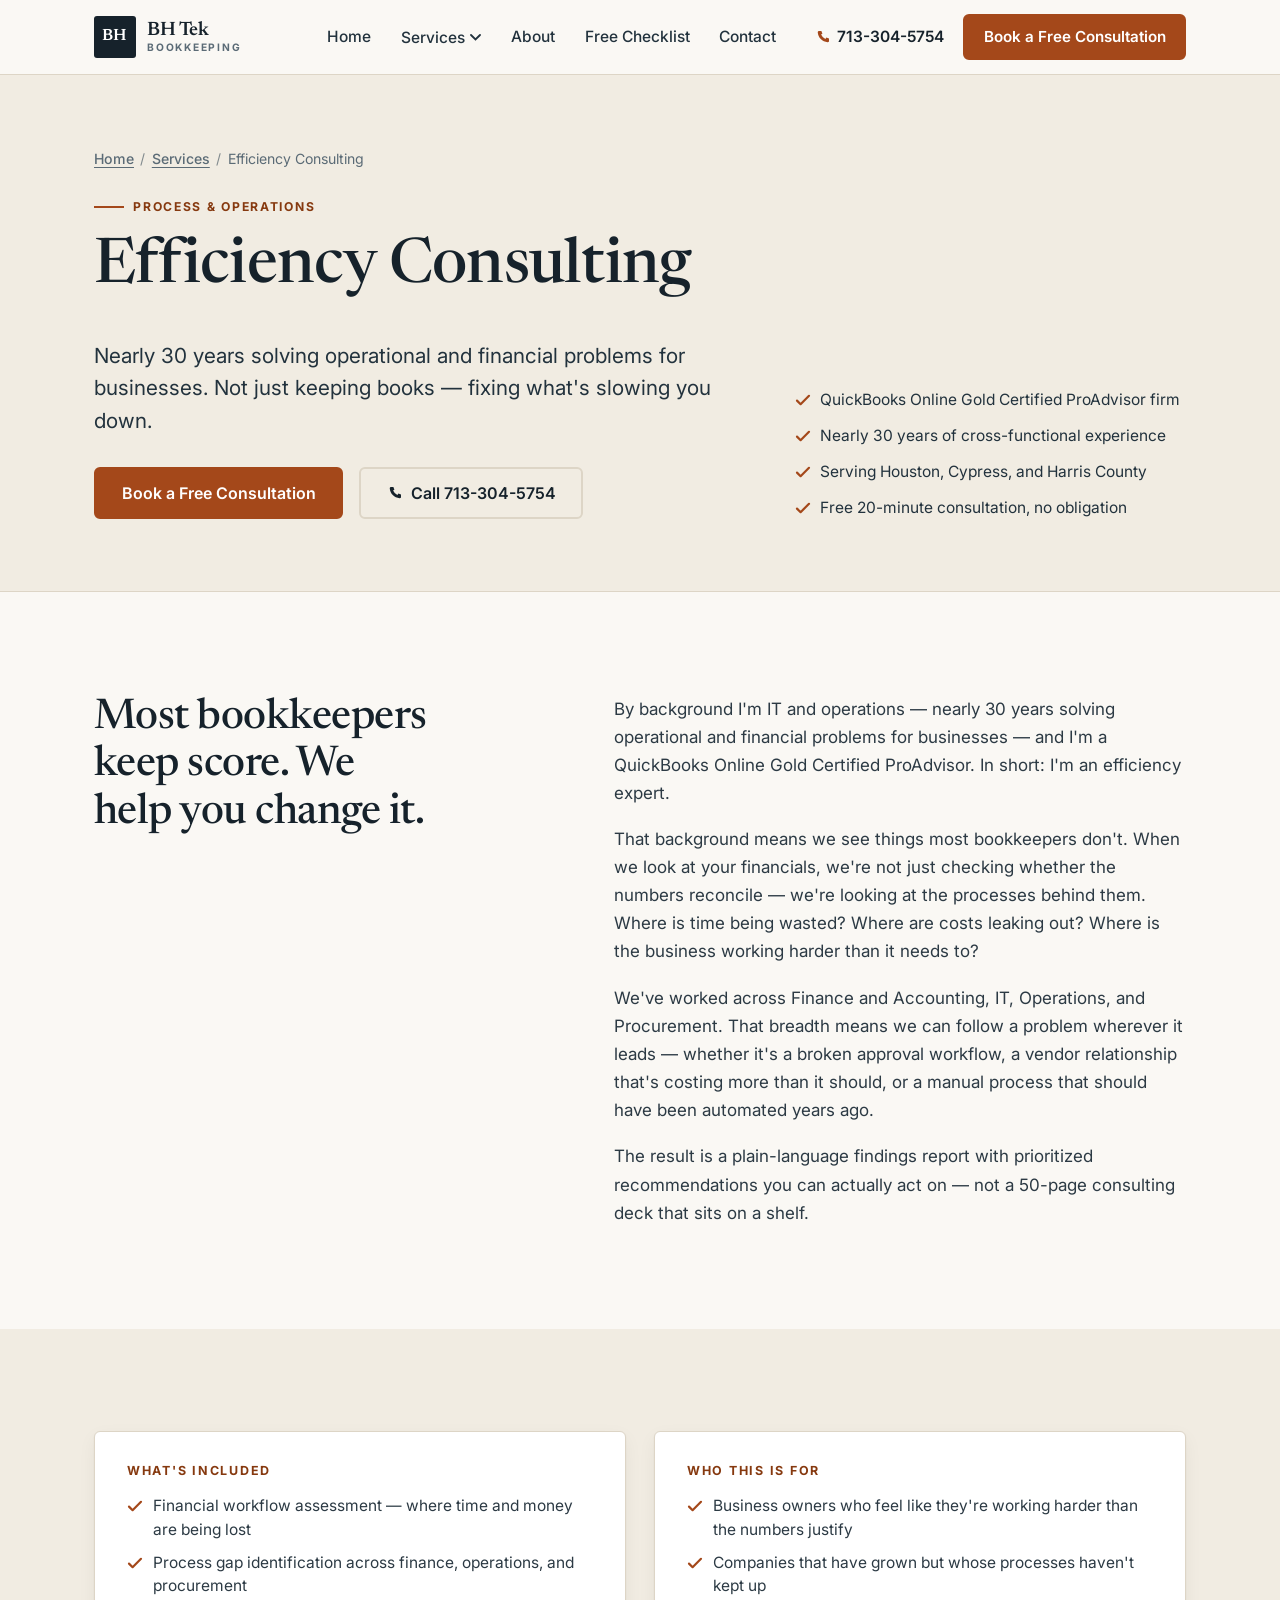
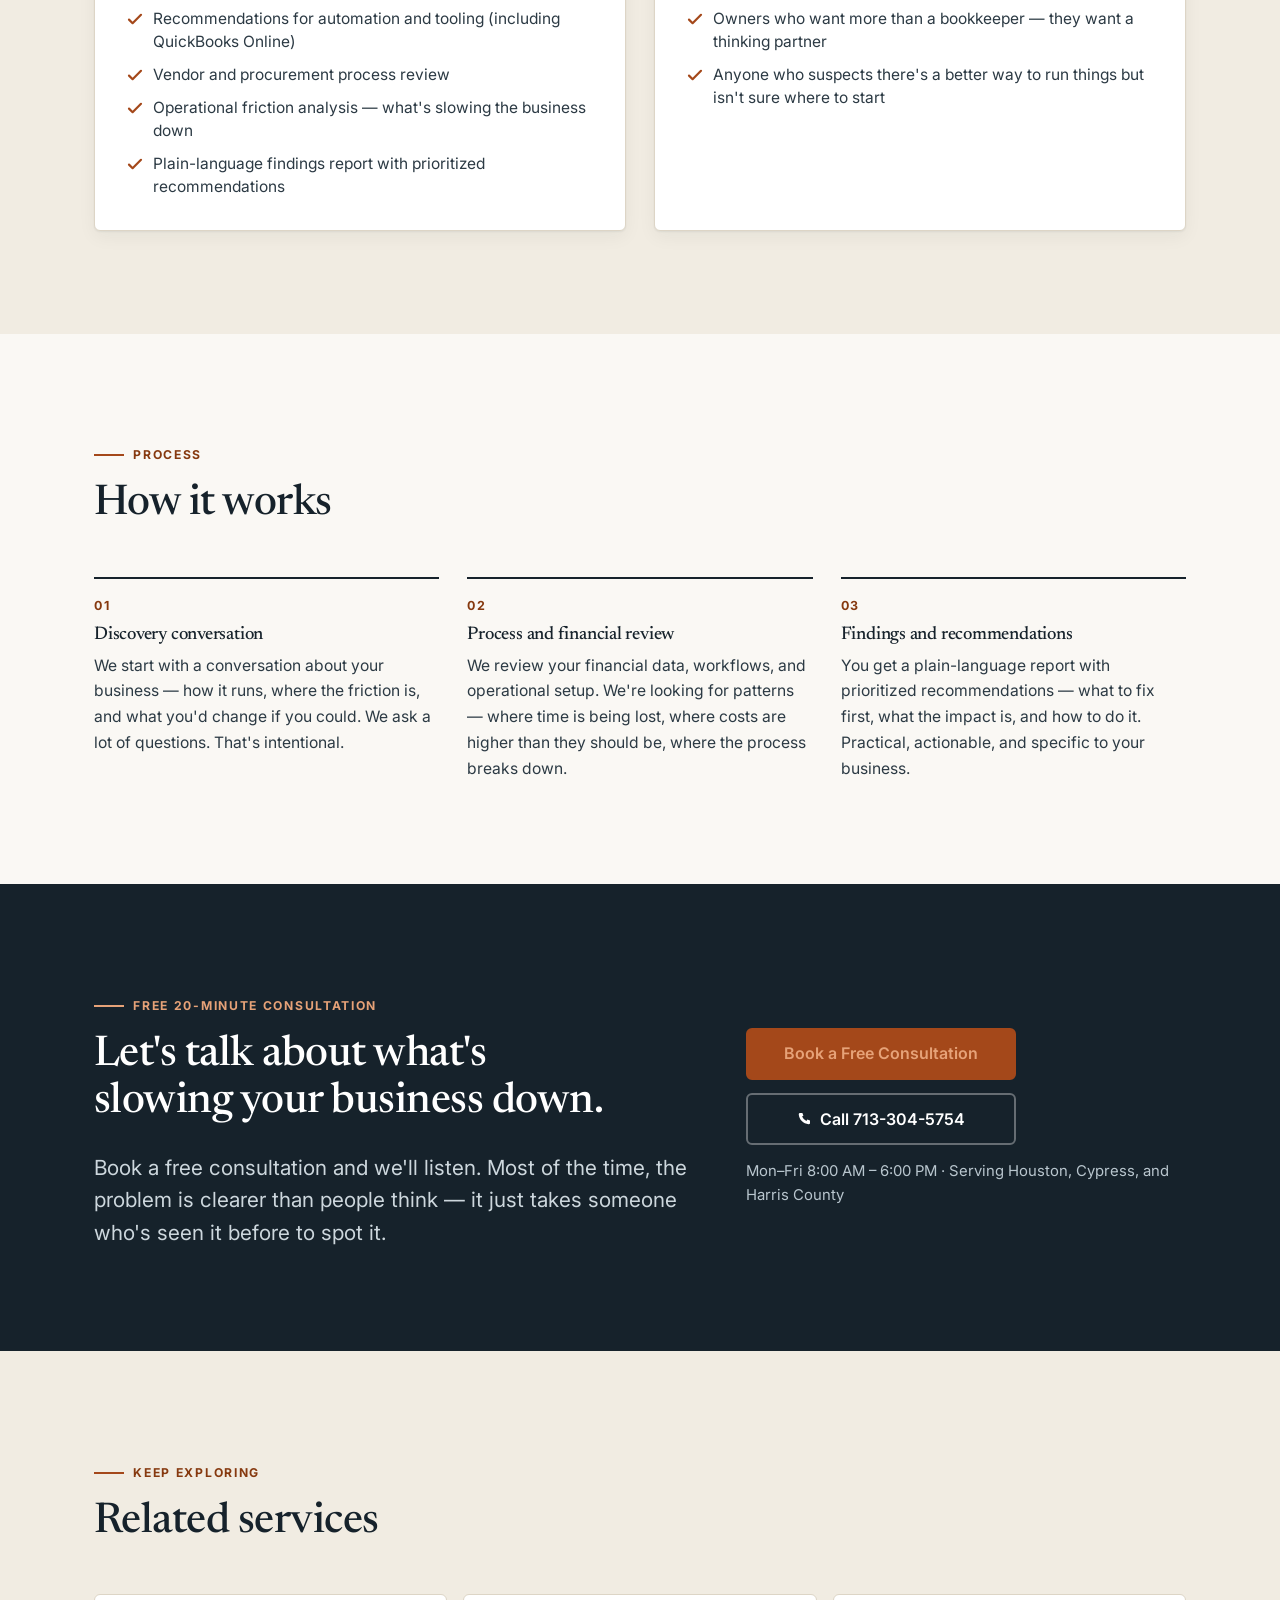
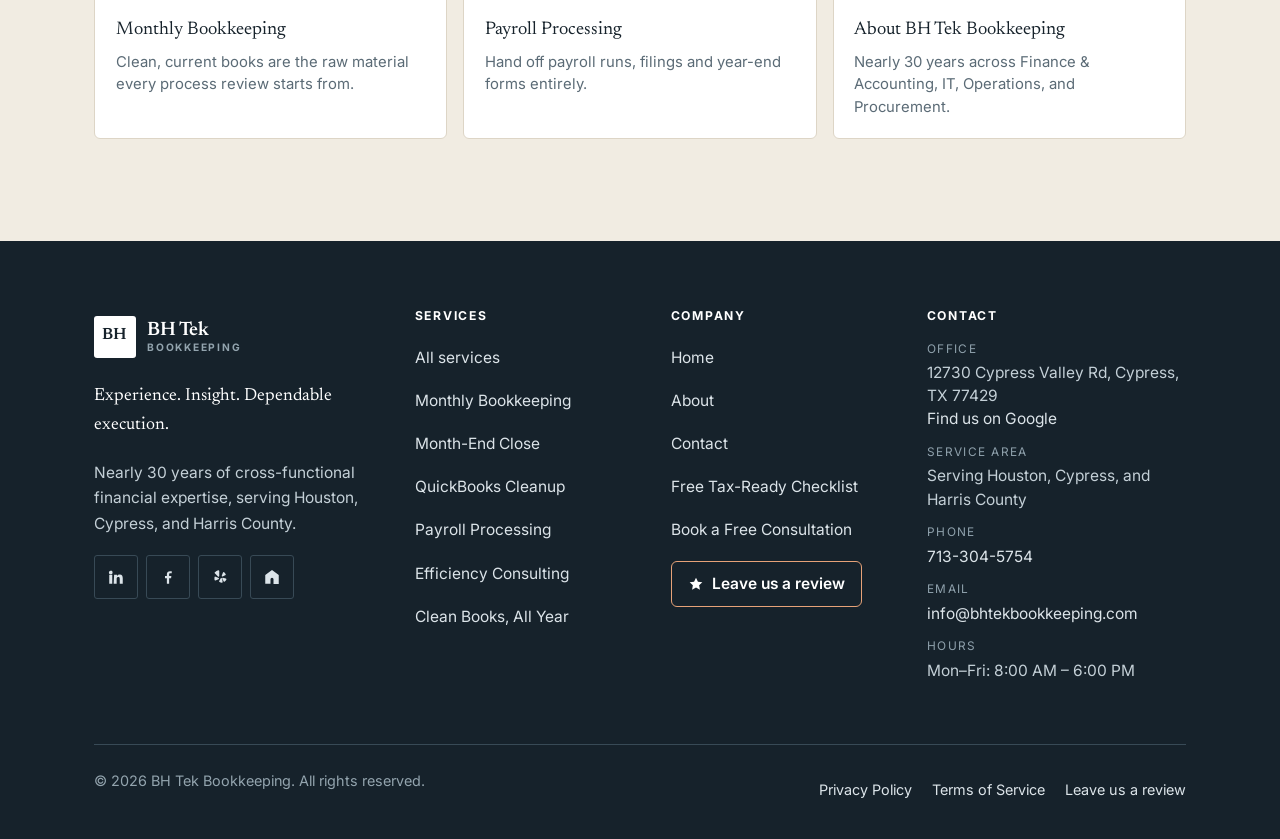
<file: efficiency-consulting/index.html>
<!DOCTYPE html>
<html lang="en">
<head>
  <meta charset="utf-8">
  <meta name="viewport" content="width=device-width, initial-scale=1">
  <title>Business Efficiency Consulting in Houston | BH Tek Bookkeeping</title>
  <meta name="description" content="Nearly 30 years in IT and operations. We help Houston small businesses streamline financial processes, eliminate inefficiencies and build systems that scale.">
  <meta name="theme-color" content="#16222b">
  <meta property="og:type" content="website">
  <meta property="og:site_name" content="BH Tek Bookkeeping">
  <meta property="og:title" content="Business Efficiency Consulting in Houston | BH Tek Bookkeeping">
  <meta property="og:description" content="Nearly 30 years in IT and operations. We help Houston small businesses streamline financial processes, eliminate inefficiencies and build systems that scale.">
  <meta property="og:image" content="/images/source/00-hero.jpg">
  <meta name="twitter:card" content="summary_large_image">
  <link rel="icon" href="/favicon.svg" type="image/svg+xml">
  <link rel="apple-touch-icon" href="/favicon.svg">
  <link rel="preconnect" href="https://fonts.googleapis.com">
  <link rel="preconnect" href="https://fonts.gstatic.com" crossorigin>
  <link rel="stylesheet" href="https://fonts.googleapis.com/css2?family=Inter:wght@400;500;600;700&family=Newsreader:opsz,wght@6..72,400;6..72,500;6..72,600&display=swap">
  <link rel="stylesheet" href="/assets/css/site.css">
</head>
<body>
<a class="skip-link" href="#main">Skip to main content</a>

<header class="site-header">
  <div class="wrap header-inner">
    <a class="brand" href="/" aria-label="BH Tek Bookkeeping — home">
      <span class="brand-mark" aria-hidden="true"><span>BH</span></span>
      <span class="brand-text">
        <span class="brand-name">BH Tek</span>
        <span class="brand-sub">Bookkeeping</span>
      </span>
    </a>

    <nav class="nav" aria-label="Main">
      <ul class="nav-list">
        <li><a class="nav-link" href="/">Home</a></li>
        <li data-submenu-wrap>
          <button class="nav-toggle" type="button" data-submenu-toggle aria-expanded="false" aria-controls="services-menu">
            Services
            <svg width="11" height="7" viewBox="0 0 11 7" aria-hidden="true" focusable="false"><path d="M1 1l4.5 4.5L10 1" fill="none" stroke="currentColor" stroke-width="1.8" stroke-linecap="round"/></svg>
          </button>
          <ul class="submenu" id="services-menu" hidden>
            <li><a href="/services/">All services<small>Overview of how we work</small></a></li>
            <li><a href="/monthly-bookkeeping/">Monthly Bookkeeping<small>Books handled every month</small></a></li>
            <li><a href="/month-end-close/">Month-End Close<small>Reconciled, reviewed, on schedule</small></a></li>
            <li><a href="/quickbooks-cleanup/">QuickBooks Cleanup<small>Catch-up and file repair</small></a></li>
            <li><a href="/payroll-processing/">Payroll Processing<small>Runs, filings and W-2s</small></a></li>
            <li><a href="/efficiency-consulting/" aria-current="page">Efficiency Consulting<small>Fix what slows you down</small></a></li>
            <li><a href="/tax-ready/">Clean Books, All Year<small>Tax-ready every month</small></a></li>
          </ul>
        </li>
        <li><a class="nav-link" href="/about/">About</a></li>
        <li><a class="nav-link" href="/tax-ready-checklist/">Free Checklist</a></li>
        <li><a class="nav-link" href="/contact/">Contact</a></li>
      </ul>
    </nav>

    <div class="header-actions">
      <a class="header-phone" href="tel:+17133045754"><svg width="16" height="16" viewBox="0 0 24 24" aria-hidden="true" focusable="false"><path d="M6.6 3h3l1.5 4-2 1.4a12 12 0 006.5 6.5l1.4-2 4 1.5v3A2 2 0 0119 19.9C10.8 19.3 4.7 13.2 4.1 5A2 2 0 016.1 3z" fill="currentColor"/></svg><span>713-304-5754</span></a>
      <a class="btn btn-primary header-cta" href="https://calendly.com/jeremy-bhtekbookkeeping/30min">Book a Free Consultation</a>
      <button class="menu-btn" type="button" data-menu-btn aria-expanded="false" aria-controls="mobile-nav">
        <svg width="18" height="14" viewBox="0 0 18 14" aria-hidden="true" focusable="false"><path d="M0 1h18M0 7h18M0 13h18" stroke="currentColor" stroke-width="2"/></svg>
        <span data-menu-label>Menu</span>
      </button>
    </div>
  </div>

  <div class="mobile-nav wrap" id="mobile-nav" data-mobile-nav hidden>
    <ul>
      <li><a href="/">Home</a></li>
      <li class="m-label">Services</li>
        <li class="sub"><a href="/services/">All services</a></li>
        <li class="sub"><a href="/monthly-bookkeeping/">Monthly Bookkeeping</a></li>
        <li class="sub"><a href="/month-end-close/">Month-End Close</a></li>
        <li class="sub"><a href="/quickbooks-cleanup/">QuickBooks Cleanup</a></li>
        <li class="sub"><a href="/payroll-processing/">Payroll Processing</a></li>
        <li class="sub"><a href="/efficiency-consulting/" aria-current="page">Efficiency Consulting</a></li>
        <li class="sub"><a href="/tax-ready/">Clean Books, All Year</a></li>
      <li class="m-label">More</li>
      <li><a href="/about/">About</a></li>
      <li><a href="/tax-ready-checklist/">Free Tax-Ready Checklist</a></li>
      <li><a href="/contact/">Contact</a></li>
      <li><a href="/review">Leave us a review</a></li>
    </ul>
    <a class="btn btn-primary" href="https://calendly.com/jeremy-bhtekbookkeeping/30min">Book a Free Consultation</a>
  </div>
</header>

<main id="main">
<section class="page-hero">
  <div class="wrap">
    <nav class="breadcrumbs" aria-label="Breadcrumb">
      <ol><li><a href="/">Home</a></li><li><a href="/services/">Services</a></li><li aria-current="page">Efficiency Consulting</li></ol>
    </nav>
    <div class="page-hero-grid">
      <div>
        <p class="eyebrow">Process &amp; Operations</p>
        <h1>Efficiency Consulting</h1>
        <p class="lede">Nearly 30 years solving operational and financial problems for businesses. Not just keeping books — fixing what's slowing you down.</p>
        <div class="btn-row">
          <a class="btn btn-primary" href="https://calendly.com/jeremy-bhtekbookkeeping/30min">Book a Free Consultation</a>
          <a class="btn btn-ghost" href="tel:+17133045754"><svg width="16" height="16" viewBox="0 0 24 24" aria-hidden="true" focusable="false"><path d="M6.6 3h3l1.5 4-2 1.4a12 12 0 006.5 6.5l1.4-2 4 1.5v3A2 2 0 0119 19.9C10.8 19.3 4.7 13.2 4.1 5A2 2 0 016.1 3z" fill="currentColor"/></svg> Call 713-304-5754</a>
        </div>
      </div>
      <div>
        <ul class="trust">
      <li><svg width="16" height="16" viewBox="0 0 16 16" aria-hidden="true" focusable="false"><path d="M2 8.6l3.6 3.6L14 3.8" fill="none" stroke="currentColor" stroke-width="2.2" stroke-linecap="round" stroke-linejoin="round"/></svg><span>QuickBooks Online Gold Certified ProAdvisor firm</span></li>
      <li><svg width="16" height="16" viewBox="0 0 16 16" aria-hidden="true" focusable="false"><path d="M2 8.6l3.6 3.6L14 3.8" fill="none" stroke="currentColor" stroke-width="2.2" stroke-linecap="round" stroke-linejoin="round"/></svg><span>Nearly 30 years of cross-functional experience</span></li>
      <li><svg width="16" height="16" viewBox="0 0 16 16" aria-hidden="true" focusable="false"><path d="M2 8.6l3.6 3.6L14 3.8" fill="none" stroke="currentColor" stroke-width="2.2" stroke-linecap="round" stroke-linejoin="round"/></svg><span>Serving Houston, Cypress, and Harris County</span></li>
      <li><svg width="16" height="16" viewBox="0 0 16 16" aria-hidden="true" focusable="false"><path d="M2 8.6l3.6 3.6L14 3.8" fill="none" stroke="currentColor" stroke-width="2.2" stroke-linecap="round" stroke-linejoin="round"/></svg><span>Free 20-minute consultation, no obligation</span></li>
    </ul>
      </div>
    </div>
  </div>
</section>

<section class="band">
  <div class="wrap split split-lead">
    <div class="reveal">
      <h2>Most bookkeepers keep score. We help you change it.</h2>
    </div>
    <div class="reveal">
      <p>By background I'm IT and operations — nearly 30 years solving operational and financial problems for businesses — and I'm a QuickBooks Online Gold Certified ProAdvisor. In short: I'm an efficiency expert.</p>
      <p>That background means we see things most bookkeepers don't. When we look at your financials, we're not just checking whether the numbers reconcile — we're looking at the processes behind them. Where is time being wasted? Where are costs leaking out? Where is the business working harder than it needs to?</p>
      <p>We've worked across Finance and Accounting, IT, Operations, and Procurement. That breadth means we can follow a problem wherever it leads — whether it's a broken approval workflow, a vendor relationship that's costing more than it should, or a manual process that should have been automated years ago.</p>
      <p>The result is a plain-language findings report with prioritized recommendations you can actually act on — not a 50-page consulting deck that sits on a shelf.</p>
    </div>
  </div>
</section>

<section class="band band-paper2">
  <div class="wrap">
    <div class="panels">
      <div class="panel reveal">
        <h3>What's included</h3>
        <ul class="ticks">
      <li><svg width="16" height="16" viewBox="0 0 16 16" aria-hidden="true" focusable="false"><path d="M2 8.6l3.6 3.6L14 3.8" fill="none" stroke="currentColor" stroke-width="2.2" stroke-linecap="round" stroke-linejoin="round"/></svg><span>Financial workflow assessment — where time and money are being lost</span></li>
      <li><svg width="16" height="16" viewBox="0 0 16 16" aria-hidden="true" focusable="false"><path d="M2 8.6l3.6 3.6L14 3.8" fill="none" stroke="currentColor" stroke-width="2.2" stroke-linecap="round" stroke-linejoin="round"/></svg><span>Process gap identification across finance, operations, and procurement</span></li>
      <li><svg width="16" height="16" viewBox="0 0 16 16" aria-hidden="true" focusable="false"><path d="M2 8.6l3.6 3.6L14 3.8" fill="none" stroke="currentColor" stroke-width="2.2" stroke-linecap="round" stroke-linejoin="round"/></svg><span>Recommendations for automation and tooling (including QuickBooks Online)</span></li>
      <li><svg width="16" height="16" viewBox="0 0 16 16" aria-hidden="true" focusable="false"><path d="M2 8.6l3.6 3.6L14 3.8" fill="none" stroke="currentColor" stroke-width="2.2" stroke-linecap="round" stroke-linejoin="round"/></svg><span>Vendor and procurement process review</span></li>
      <li><svg width="16" height="16" viewBox="0 0 16 16" aria-hidden="true" focusable="false"><path d="M2 8.6l3.6 3.6L14 3.8" fill="none" stroke="currentColor" stroke-width="2.2" stroke-linecap="round" stroke-linejoin="round"/></svg><span>Operational friction analysis — what's slowing the business down</span></li>
      <li><svg width="16" height="16" viewBox="0 0 16 16" aria-hidden="true" focusable="false"><path d="M2 8.6l3.6 3.6L14 3.8" fill="none" stroke="currentColor" stroke-width="2.2" stroke-linecap="round" stroke-linejoin="round"/></svg><span>Plain-language findings report with prioritized recommendations</span></li>
    </ul>
      </div>
      <div class="panel reveal">
        <h3>Who this is for</h3>
        <ul class="ticks">
      <li><svg width="16" height="16" viewBox="0 0 16 16" aria-hidden="true" focusable="false"><path d="M2 8.6l3.6 3.6L14 3.8" fill="none" stroke="currentColor" stroke-width="2.2" stroke-linecap="round" stroke-linejoin="round"/></svg><span>Business owners who feel like they're working harder than the numbers justify</span></li>
      <li><svg width="16" height="16" viewBox="0 0 16 16" aria-hidden="true" focusable="false"><path d="M2 8.6l3.6 3.6L14 3.8" fill="none" stroke="currentColor" stroke-width="2.2" stroke-linecap="round" stroke-linejoin="round"/></svg><span>Companies that have grown but whose processes haven't kept up</span></li>
      <li><svg width="16" height="16" viewBox="0 0 16 16" aria-hidden="true" focusable="false"><path d="M2 8.6l3.6 3.6L14 3.8" fill="none" stroke="currentColor" stroke-width="2.2" stroke-linecap="round" stroke-linejoin="round"/></svg><span>Owners who want more than a bookkeeper — they want a thinking partner</span></li>
      <li><svg width="16" height="16" viewBox="0 0 16 16" aria-hidden="true" focusable="false"><path d="M2 8.6l3.6 3.6L14 3.8" fill="none" stroke="currentColor" stroke-width="2.2" stroke-linecap="round" stroke-linejoin="round"/></svg><span>Anyone who suspects there's a better way to run things but isn't sure where to start</span></li>
    </ul>
      </div>
    </div>
  </div>
</section>

<section class="band">
  <div class="wrap">
    <div class="section-head reveal">
      <p class="eyebrow">Process</p>
      <h2>How it works</h2>
    </div>
    <ol class="steps">
      <li class="reveal"><span class="n">01</span><h3>Discovery conversation</h3><p>We start with a conversation about your business — how it runs, where the friction is, and what you'd change if you could. We ask a lot of questions. That's intentional.</p></li>
      <li class="reveal"><span class="n">02</span><h3>Process and financial review</h3><p>We review your financial data, workflows, and operational setup. We're looking for patterns — where time is being lost, where costs are higher than they should be, where the process breaks down.</p></li>
      <li class="reveal"><span class="n">03</span><h3>Findings and recommendations</h3><p>You get a plain-language report with prioritized recommendations — what to fix first, what the impact is, and how to do it. Practical, actionable, and specific to your business.</p></li>
    </ol>
  </div>
</section>

<section class="band band-ink">
  <div class="wrap cta-grid">
    <div>
      <p class="eyebrow">Free 20-minute consultation</p>
      <h2>Let's talk about what's slowing your business down.</h2>
      <p class="lede">Book a free consultation and we'll listen. Most of the time, the problem is clearer than people think — it just takes someone who's seen it before to spot it.</p>
    </div>
    <div class="cta-actions">
      <a class="btn btn-primary" href="https://calendly.com/jeremy-bhtekbookkeeping/30min">Book a Free Consultation</a>
      <a class="btn btn-ghost" href="tel:+17133045754"><svg width="16" height="16" viewBox="0 0 24 24" aria-hidden="true" focusable="false"><path d="M6.6 3h3l1.5 4-2 1.4a12 12 0 006.5 6.5l1.4-2 4 1.5v3A2 2 0 0119 19.9C10.8 19.3 4.7 13.2 4.1 5A2 2 0 016.1 3z" fill="currentColor"/></svg> Call 713-304-5754</a>
      <p class="cta-micro">Mon–Fri 8:00&nbsp;AM – 6:00&nbsp;PM · Serving Houston, Cypress, and Harris County</p>
    </div>
  </div>
</section>

<section class="band band-paper2">
  <div class="wrap">
    <div class="section-head reveal">
      <p class="eyebrow">Keep exploring</p>
      <h2>Related services</h2>
    </div>
    <ul class="related">
      <li><a href="/monthly-bookkeeping/"><span class="t">Monthly Bookkeeping</span><span class="d">Clean, current books are the raw material every process review starts from.</span></a></li>
      <li><a href="/payroll-processing/"><span class="t">Payroll Processing</span><span class="d">Hand off payroll runs, filings and year-end forms entirely.</span></a></li>
      <li><a href="/about/"><span class="t">About BH Tek Bookkeeping</span><span class="d">Nearly 30 years across Finance &amp; Accounting, IT, Operations, and Procurement.</span></a></li>
    </ul>
  </div>
</section>
</main>

<footer class="site-footer">
  <div class="wrap">
    <div class="footer-grid">
      <div>
        <a class="brand footer-brand" href="/" aria-label="BH Tek Bookkeeping — home">
      <span class="brand-mark" aria-hidden="true"><span>BH</span></span>
      <span class="brand-text">
        <span class="brand-name">BH Tek</span>
        <span class="brand-sub">Bookkeeping</span>
      </span>
    </a>
        <p class="footer-tag">Experience. Insight. Dependable execution.</p>
        <p>Nearly 30 years of cross-functional financial expertise, serving Houston, Cypress, and Harris County.</p>
        <div class="socials">
          <a href="https://www.linkedin.com/company/125004186" aria-label="BH Tek Bookkeeping on LinkedIn"><svg width="18" height="18" viewBox="0 0 24 24" aria-hidden="true" focusable="false"><path d="M4.98 3.5A2.5 2.5 0 112.5 6 2.5 2.5 0 014.98 3.5zM3 8.98h4V21H3zM9.5 8.98h3.8v1.64h.06A4.2 4.2 0 0117 8.7c3 0 4 1.95 4 4.8V21h-4v-6.5c0-1.6-.6-2.5-1.9-2.5-1.1 0-1.8.74-2.1 1.46-.1.25-.12.6-.12.96V21h-4z" fill="currentColor"/></svg></a>
          <a href="https://www.facebook.com/people/BH-Tek-Bookkeeping/61590239955620/" aria-label="BH Tek Bookkeeping on Facebook"><svg width="18" height="18" viewBox="0 0 24 24" aria-hidden="true" focusable="false"><path d="M13.5 21v-7.5h2.6l.4-3h-3V8.6c0-.87.24-1.46 1.5-1.46H17V4.4A20 20 0 0014.6 4.3c-2.4 0-4.1 1.46-4.1 4.16v2.04H8v3h2.5V21z" fill="currentColor"/></svg></a>
          <a href="https://www.yelp.com/biz/bh-tek-bookkeeping-houston" aria-label="BH Tek Bookkeeping on Yelp"><svg width="18" height="18" viewBox="0 0 24 24" aria-hidden="true" focusable="false"><path d="M11 3.4v7.3c0 .9-1.1 1.3-1.7.6L5.1 7.1a1 1 0 01.2-1.6A11 11 0 019.6 3c.8-.1 1.4.4 1.4 1.1zM10.3 13.3c.6.5.4 1.5-.3 1.8l-4 1.5a1 1 0 01-1.3-.8 10 10 0 010-3.4 1 1 0 011.4-.8zM13.2 13.4c.6-.4 1.4 0 1.5.7l.8 4.2a1 1 0 01-1 1.2 10 10 0 01-3.1-.8 1 1 0 01-.3-1.6zM15.5 11.2c-.8.2-1.4-.6-1.1-1.3l1.6-3.9a1 1 0 011.6-.3 10 10 0 012 2.7 1 1 0 01-.7 1.4zM15.9 13.1l3.9 1a1 1 0 01.6 1.5 10 10 0 01-2 2.3 1 1 0 01-1.6-.3l-1.7-3.2c-.3-.6.2-1.4.8-1.3z" fill="currentColor"/></svg></a>
          <a href="https://nextdoor.com/page/bh-tek-bookkeeping-houston-tx/" aria-label="BH Tek Bookkeeping on Nextdoor"><svg width="18" height="18" viewBox="0 0 24 24" aria-hidden="true" focusable="false"><path d="M12 2.6l9 6.6v12H14v-6.1a2 2 0 00-4 0V21H3V9.2z" fill="currentColor"/></svg></a>
        </div>
      </div>

      <div>
        <h2>Services</h2>
        <ul class="footer-links">
          <li><a href="/services/">All services</a></li>
          <li><a href="/monthly-bookkeeping/">Monthly Bookkeeping</a></li>
          <li><a href="/month-end-close/">Month-End Close</a></li>
          <li><a href="/quickbooks-cleanup/">QuickBooks Cleanup</a></li>
          <li><a href="/payroll-processing/">Payroll Processing</a></li>
          <li><a href="/efficiency-consulting/">Efficiency Consulting</a></li>
          <li><a href="/tax-ready/">Clean Books, All Year</a></li>
        </ul>
      </div>

      <div>
        <h2>Company</h2>
        <ul class="footer-links">
          <li><a href="/">Home</a></li>
          <li><a href="/about/">About</a></li>
          <li><a href="/contact/">Contact</a></li>
          <li><a href="/tax-ready-checklist/">Free Tax-Ready Checklist</a></li>
          <li><a href="https://calendly.com/jeremy-bhtekbookkeeping/30min">Book a Free Consultation</a></li>
        </ul>
        <a class="footer-review" href="/review"><svg width="16" height="16" viewBox="0 0 24 24" aria-hidden="true" focusable="false"><path d="M12 2.5l2.9 6 6.6.9-4.8 4.6 1.2 6.5L12 17.4 6.1 20.5l1.2-6.5L2.5 9.4l6.6-.9z" fill="currentColor"/></svg> Leave us a review</a>
      </div>

      <div>
        <h2>Contact</h2>
        <ul class="footer-contact">
          <li><span class="k">Office</span>12730 Cypress Valley Rd, Cypress, TX 77429<br><a href="https://www.google.com/maps/place/BH+Tek+Bookkeeping/@29.9628814,-95.6595902,17z/data=!4m6!3m5!1s0x8640d5ec797e7875:0xb6de2ed7247eb5f8!8m2!3d29.9628814!4d-95.6595902!16s%2Fg%2F11zz88jj2n">Find us on Google</a></li>
          <li><span class="k">Service area</span>Serving Houston, Cypress, and Harris County</li>
          <li><span class="k">Phone</span><a href="tel:+17133045754">713-304-5754</a></li>
          <li><span class="k">Email</span><a href="mailto:info@bhtekbookkeeping.com">info@bhtekbookkeeping.com</a></li>
          <li><span class="k">Hours</span>Mon–Fri: 8:00&nbsp;AM – 6:00&nbsp;PM</li>
        </ul>
      </div>
    </div>

    <div class="footer-bottom">
      <p>© 2026 BH Tek Bookkeeping. All rights reserved.</p>
      <ul>
        <li><a href="/privacy-policy/">Privacy Policy</a></li>
        <li><a href="/terms-of-service/">Terms of Service</a></li>
        <li><a href="/review">Leave us a review</a></li>
      </ul>
    </div>
  </div>
</footer>

<div class="callbar">
  <a class="btn btn-ghost" href="tel:+17133045754"><svg width="16" height="16" viewBox="0 0 24 24" aria-hidden="true" focusable="false"><path d="M6.6 3h3l1.5 4-2 1.4a12 12 0 006.5 6.5l1.4-2 4 1.5v3A2 2 0 0119 19.9C10.8 19.3 4.7 13.2 4.1 5A2 2 0 016.1 3z" fill="currentColor"/></svg> Call now</a>
  <a class="btn btn-primary" href="https://calendly.com/jeremy-bhtekbookkeeping/30min">Book free call</a>
</div>

<script src="/assets/js/site.js" defer></script>
</body>
</html>
</file>
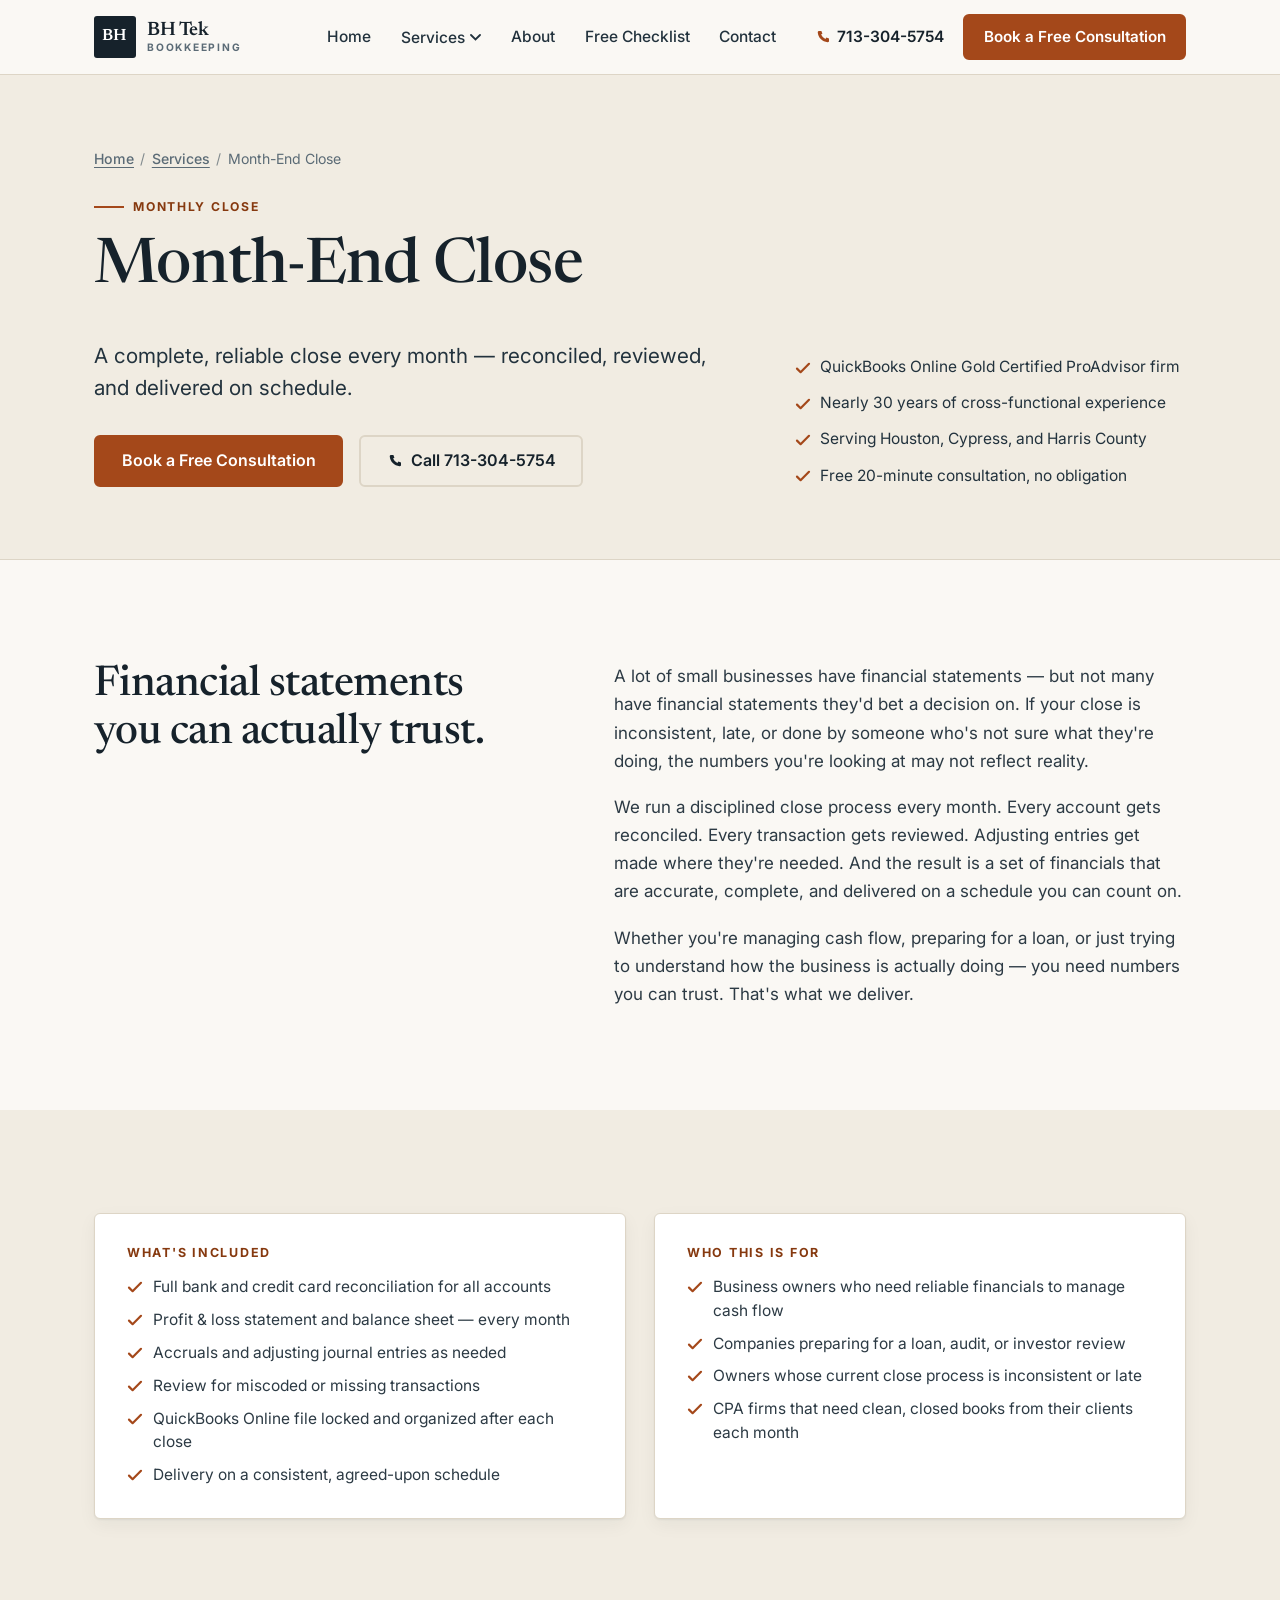
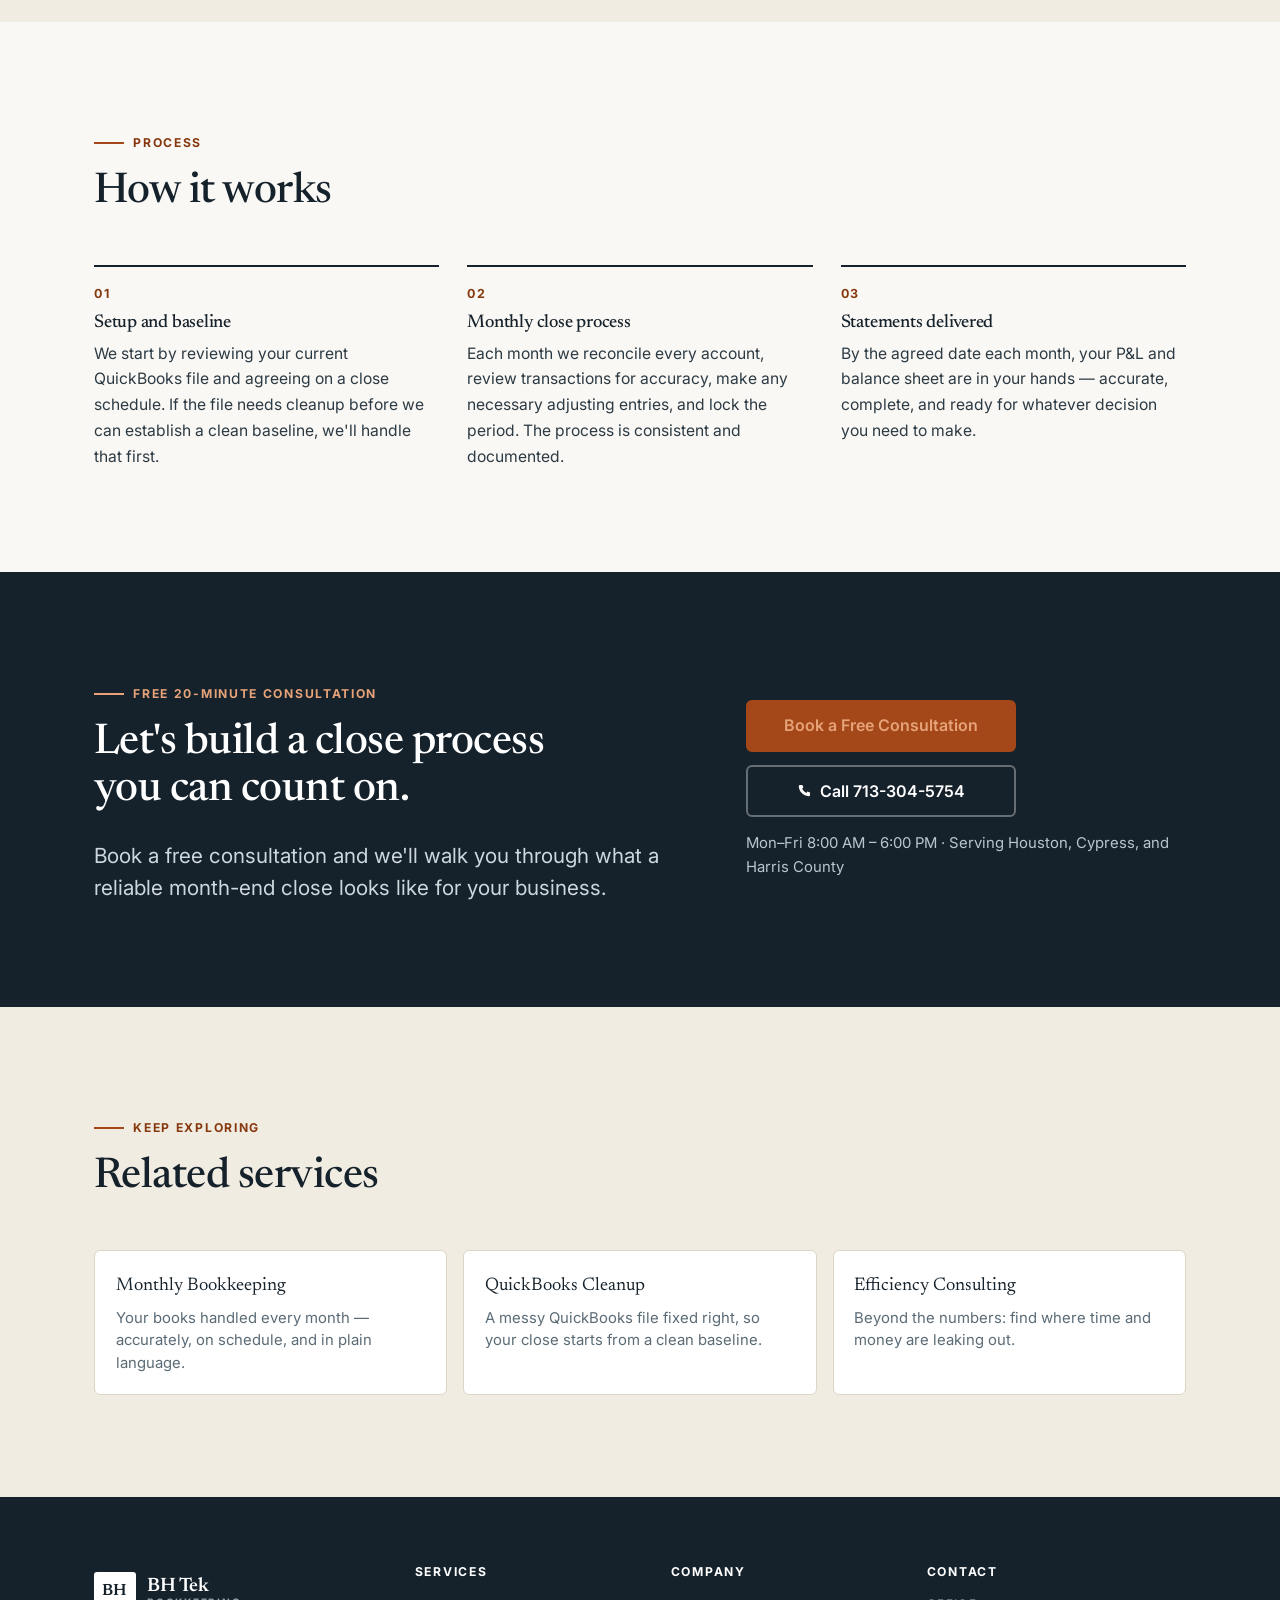
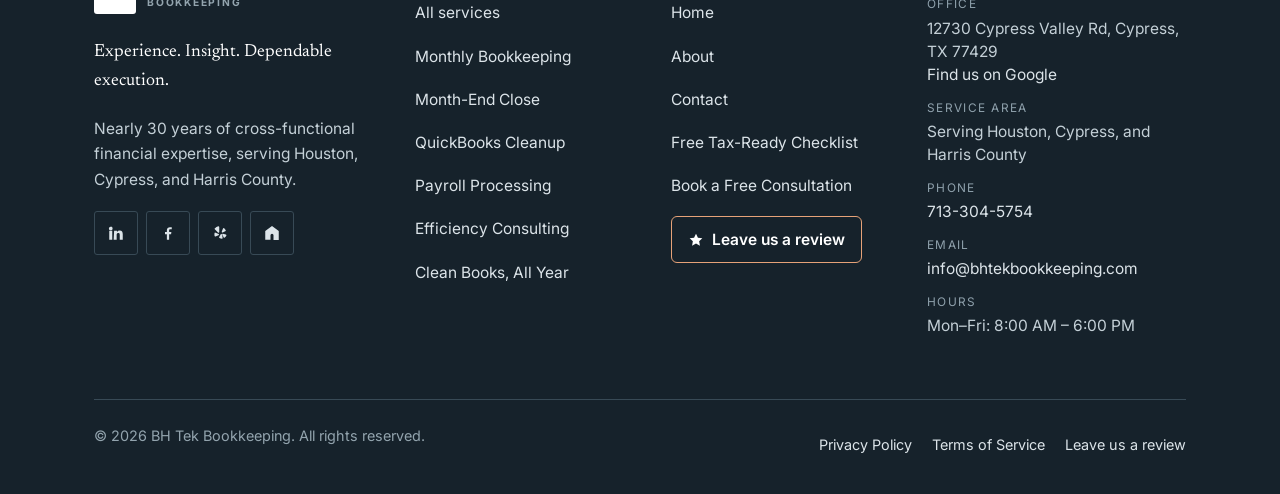
<file: month-end-close/index.html>
<!DOCTYPE html>
<html lang="en">
<head>
  <meta charset="utf-8">
  <meta name="viewport" content="width=device-width, initial-scale=1">
  <title>Month-End Close Services in Houston | BH Tek Bookkeeping</title>
  <meta name="description" content="Month-end close done right — reconciliations, financial statements and reporting delivered on schedule every month. Houston small business bookkeeping experts.">
  <meta name="theme-color" content="#16222b">
  <meta property="og:type" content="website">
  <meta property="og:site_name" content="BH Tek Bookkeeping">
  <meta property="og:title" content="Month-End Close Services in Houston | BH Tek Bookkeeping">
  <meta property="og:description" content="Month-end close done right — reconciliations, financial statements and reporting delivered on schedule every month. Houston small business bookkeeping experts.">
  <meta property="og:image" content="/images/source/00-hero.jpg">
  <meta name="twitter:card" content="summary_large_image">
  <link rel="icon" href="/favicon.svg" type="image/svg+xml">
  <link rel="apple-touch-icon" href="/favicon.svg">
  <link rel="preconnect" href="https://fonts.googleapis.com">
  <link rel="preconnect" href="https://fonts.gstatic.com" crossorigin>
  <link rel="stylesheet" href="https://fonts.googleapis.com/css2?family=Inter:wght@400;500;600;700&family=Newsreader:opsz,wght@6..72,400;6..72,500;6..72,600&display=swap">
  <link rel="stylesheet" href="/assets/css/site.css">
</head>
<body>
<a class="skip-link" href="#main">Skip to main content</a>

<header class="site-header">
  <div class="wrap header-inner">
    <a class="brand" href="/" aria-label="BH Tek Bookkeeping — home">
      <span class="brand-mark" aria-hidden="true"><span>BH</span></span>
      <span class="brand-text">
        <span class="brand-name">BH Tek</span>
        <span class="brand-sub">Bookkeeping</span>
      </span>
    </a>

    <nav class="nav" aria-label="Main">
      <ul class="nav-list">
        <li><a class="nav-link" href="/">Home</a></li>
        <li data-submenu-wrap>
          <button class="nav-toggle" type="button" data-submenu-toggle aria-expanded="false" aria-controls="services-menu">
            Services
            <svg width="11" height="7" viewBox="0 0 11 7" aria-hidden="true" focusable="false"><path d="M1 1l4.5 4.5L10 1" fill="none" stroke="currentColor" stroke-width="1.8" stroke-linecap="round"/></svg>
          </button>
          <ul class="submenu" id="services-menu" hidden>
            <li><a href="/services/">All services<small>Overview of how we work</small></a></li>
            <li><a href="/monthly-bookkeeping/">Monthly Bookkeeping<small>Books handled every month</small></a></li>
            <li><a href="/month-end-close/" aria-current="page">Month-End Close<small>Reconciled, reviewed, on schedule</small></a></li>
            <li><a href="/quickbooks-cleanup/">QuickBooks Cleanup<small>Catch-up and file repair</small></a></li>
            <li><a href="/payroll-processing/">Payroll Processing<small>Runs, filings and W-2s</small></a></li>
            <li><a href="/efficiency-consulting/">Efficiency Consulting<small>Fix what slows you down</small></a></li>
            <li><a href="/tax-ready/">Clean Books, All Year<small>Tax-ready every month</small></a></li>
          </ul>
        </li>
        <li><a class="nav-link" href="/about/">About</a></li>
        <li><a class="nav-link" href="/tax-ready-checklist/">Free Checklist</a></li>
        <li><a class="nav-link" href="/contact/">Contact</a></li>
      </ul>
    </nav>

    <div class="header-actions">
      <a class="header-phone" href="tel:+17133045754"><svg width="16" height="16" viewBox="0 0 24 24" aria-hidden="true" focusable="false"><path d="M6.6 3h3l1.5 4-2 1.4a12 12 0 006.5 6.5l1.4-2 4 1.5v3A2 2 0 0119 19.9C10.8 19.3 4.7 13.2 4.1 5A2 2 0 016.1 3z" fill="currentColor"/></svg><span>713-304-5754</span></a>
      <a class="btn btn-primary header-cta" href="https://calendly.com/jeremy-bhtekbookkeeping/30min">Book a Free Consultation</a>
      <button class="menu-btn" type="button" data-menu-btn aria-expanded="false" aria-controls="mobile-nav">
        <svg width="18" height="14" viewBox="0 0 18 14" aria-hidden="true" focusable="false"><path d="M0 1h18M0 7h18M0 13h18" stroke="currentColor" stroke-width="2"/></svg>
        <span data-menu-label>Menu</span>
      </button>
    </div>
  </div>

  <div class="mobile-nav wrap" id="mobile-nav" data-mobile-nav hidden>
    <ul>
      <li><a href="/">Home</a></li>
      <li class="m-label">Services</li>
        <li class="sub"><a href="/services/">All services</a></li>
        <li class="sub"><a href="/monthly-bookkeeping/">Monthly Bookkeeping</a></li>
        <li class="sub"><a href="/month-end-close/" aria-current="page">Month-End Close</a></li>
        <li class="sub"><a href="/quickbooks-cleanup/">QuickBooks Cleanup</a></li>
        <li class="sub"><a href="/payroll-processing/">Payroll Processing</a></li>
        <li class="sub"><a href="/efficiency-consulting/">Efficiency Consulting</a></li>
        <li class="sub"><a href="/tax-ready/">Clean Books, All Year</a></li>
      <li class="m-label">More</li>
      <li><a href="/about/">About</a></li>
      <li><a href="/tax-ready-checklist/">Free Tax-Ready Checklist</a></li>
      <li><a href="/contact/">Contact</a></li>
      <li><a href="/review">Leave us a review</a></li>
    </ul>
    <a class="btn btn-primary" href="https://calendly.com/jeremy-bhtekbookkeeping/30min">Book a Free Consultation</a>
  </div>
</header>

<main id="main">
<section class="page-hero">
  <div class="wrap">
    <nav class="breadcrumbs" aria-label="Breadcrumb">
      <ol><li><a href="/">Home</a></li><li><a href="/services/">Services</a></li><li aria-current="page">Month-End Close</li></ol>
    </nav>
    <div class="page-hero-grid">
      <div>
        <p class="eyebrow">Monthly Close</p>
        <h1>Month-End Close</h1>
        <p class="lede">A complete, reliable close every month — reconciled, reviewed, and delivered on schedule.</p>
        <div class="btn-row">
          <a class="btn btn-primary" href="https://calendly.com/jeremy-bhtekbookkeeping/30min">Book a Free Consultation</a>
          <a class="btn btn-ghost" href="tel:+17133045754"><svg width="16" height="16" viewBox="0 0 24 24" aria-hidden="true" focusable="false"><path d="M6.6 3h3l1.5 4-2 1.4a12 12 0 006.5 6.5l1.4-2 4 1.5v3A2 2 0 0119 19.9C10.8 19.3 4.7 13.2 4.1 5A2 2 0 016.1 3z" fill="currentColor"/></svg> Call 713-304-5754</a>
        </div>
      </div>
      <div>
        <ul class="trust">
      <li><svg width="16" height="16" viewBox="0 0 16 16" aria-hidden="true" focusable="false"><path d="M2 8.6l3.6 3.6L14 3.8" fill="none" stroke="currentColor" stroke-width="2.2" stroke-linecap="round" stroke-linejoin="round"/></svg><span>QuickBooks Online Gold Certified ProAdvisor firm</span></li>
      <li><svg width="16" height="16" viewBox="0 0 16 16" aria-hidden="true" focusable="false"><path d="M2 8.6l3.6 3.6L14 3.8" fill="none" stroke="currentColor" stroke-width="2.2" stroke-linecap="round" stroke-linejoin="round"/></svg><span>Nearly 30 years of cross-functional experience</span></li>
      <li><svg width="16" height="16" viewBox="0 0 16 16" aria-hidden="true" focusable="false"><path d="M2 8.6l3.6 3.6L14 3.8" fill="none" stroke="currentColor" stroke-width="2.2" stroke-linecap="round" stroke-linejoin="round"/></svg><span>Serving Houston, Cypress, and Harris County</span></li>
      <li><svg width="16" height="16" viewBox="0 0 16 16" aria-hidden="true" focusable="false"><path d="M2 8.6l3.6 3.6L14 3.8" fill="none" stroke="currentColor" stroke-width="2.2" stroke-linecap="round" stroke-linejoin="round"/></svg><span>Free 20-minute consultation, no obligation</span></li>
    </ul>
      </div>
    </div>
  </div>
</section>

<section class="band">
  <div class="wrap split split-lead">
    <div class="reveal">
      <h2>Financial statements you can actually trust.</h2>
    </div>
    <div class="reveal">
      <p>A lot of small businesses have financial statements — but not many have financial statements they'd bet a decision on. If your close is inconsistent, late, or done by someone who's not sure what they're doing, the numbers you're looking at may not reflect reality.</p>
      <p>We run a disciplined close process every month. Every account gets reconciled. Every transaction gets reviewed. Adjusting entries get made where they're needed. And the result is a set of financials that are accurate, complete, and delivered on a schedule you can count on.</p>
      <p>Whether you're managing cash flow, preparing for a loan, or just trying to understand how the business is actually doing — you need numbers you can trust. That's what we deliver.</p>
    </div>
  </div>
</section>

<section class="band band-paper2">
  <div class="wrap">
    <div class="panels">
      <div class="panel reveal">
        <h3>What's included</h3>
        <ul class="ticks">
      <li><svg width="16" height="16" viewBox="0 0 16 16" aria-hidden="true" focusable="false"><path d="M2 8.6l3.6 3.6L14 3.8" fill="none" stroke="currentColor" stroke-width="2.2" stroke-linecap="round" stroke-linejoin="round"/></svg><span>Full bank and credit card reconciliation for all accounts</span></li>
      <li><svg width="16" height="16" viewBox="0 0 16 16" aria-hidden="true" focusable="false"><path d="M2 8.6l3.6 3.6L14 3.8" fill="none" stroke="currentColor" stroke-width="2.2" stroke-linecap="round" stroke-linejoin="round"/></svg><span>Profit &amp; loss statement and balance sheet — every month</span></li>
      <li><svg width="16" height="16" viewBox="0 0 16 16" aria-hidden="true" focusable="false"><path d="M2 8.6l3.6 3.6L14 3.8" fill="none" stroke="currentColor" stroke-width="2.2" stroke-linecap="round" stroke-linejoin="round"/></svg><span>Accruals and adjusting journal entries as needed</span></li>
      <li><svg width="16" height="16" viewBox="0 0 16 16" aria-hidden="true" focusable="false"><path d="M2 8.6l3.6 3.6L14 3.8" fill="none" stroke="currentColor" stroke-width="2.2" stroke-linecap="round" stroke-linejoin="round"/></svg><span>Review for miscoded or missing transactions</span></li>
      <li><svg width="16" height="16" viewBox="0 0 16 16" aria-hidden="true" focusable="false"><path d="M2 8.6l3.6 3.6L14 3.8" fill="none" stroke="currentColor" stroke-width="2.2" stroke-linecap="round" stroke-linejoin="round"/></svg><span>QuickBooks Online file locked and organized after each close</span></li>
      <li><svg width="16" height="16" viewBox="0 0 16 16" aria-hidden="true" focusable="false"><path d="M2 8.6l3.6 3.6L14 3.8" fill="none" stroke="currentColor" stroke-width="2.2" stroke-linecap="round" stroke-linejoin="round"/></svg><span>Delivery on a consistent, agreed-upon schedule</span></li>
    </ul>
      </div>
      <div class="panel reveal">
        <h3>Who this is for</h3>
        <ul class="ticks">
      <li><svg width="16" height="16" viewBox="0 0 16 16" aria-hidden="true" focusable="false"><path d="M2 8.6l3.6 3.6L14 3.8" fill="none" stroke="currentColor" stroke-width="2.2" stroke-linecap="round" stroke-linejoin="round"/></svg><span>Business owners who need reliable financials to manage cash flow</span></li>
      <li><svg width="16" height="16" viewBox="0 0 16 16" aria-hidden="true" focusable="false"><path d="M2 8.6l3.6 3.6L14 3.8" fill="none" stroke="currentColor" stroke-width="2.2" stroke-linecap="round" stroke-linejoin="round"/></svg><span>Companies preparing for a loan, audit, or investor review</span></li>
      <li><svg width="16" height="16" viewBox="0 0 16 16" aria-hidden="true" focusable="false"><path d="M2 8.6l3.6 3.6L14 3.8" fill="none" stroke="currentColor" stroke-width="2.2" stroke-linecap="round" stroke-linejoin="round"/></svg><span>Owners whose current close process is inconsistent or late</span></li>
      <li><svg width="16" height="16" viewBox="0 0 16 16" aria-hidden="true" focusable="false"><path d="M2 8.6l3.6 3.6L14 3.8" fill="none" stroke="currentColor" stroke-width="2.2" stroke-linecap="round" stroke-linejoin="round"/></svg><span>CPA firms that need clean, closed books from their clients each month</span></li>
    </ul>
      </div>
    </div>
  </div>
</section>

<section class="band">
  <div class="wrap">
    <div class="section-head reveal">
      <p class="eyebrow">Process</p>
      <h2>How it works</h2>
    </div>
    <ol class="steps">
      <li class="reveal"><span class="n">01</span><h3>Setup and baseline</h3><p>We start by reviewing your current QuickBooks file and agreeing on a close schedule. If the file needs cleanup before we can establish a clean baseline, we'll handle that first.</p></li>
      <li class="reveal"><span class="n">02</span><h3>Monthly close process</h3><p>Each month we reconcile every account, review transactions for accuracy, make any necessary adjusting entries, and lock the period. The process is consistent and documented.</p></li>
      <li class="reveal"><span class="n">03</span><h3>Statements delivered</h3><p>By the agreed date each month, your P&amp;L and balance sheet are in your hands — accurate, complete, and ready for whatever decision you need to make.</p></li>
    </ol>
  </div>
</section>

<section class="band band-ink">
  <div class="wrap cta-grid">
    <div>
      <p class="eyebrow">Free 20-minute consultation</p>
      <h2>Let's build a close process you can count on.</h2>
      <p class="lede">Book a free consultation and we'll walk you through what a reliable month-end close looks like for your business.</p>
    </div>
    <div class="cta-actions">
      <a class="btn btn-primary" href="https://calendly.com/jeremy-bhtekbookkeeping/30min">Book a Free Consultation</a>
      <a class="btn btn-ghost" href="tel:+17133045754"><svg width="16" height="16" viewBox="0 0 24 24" aria-hidden="true" focusable="false"><path d="M6.6 3h3l1.5 4-2 1.4a12 12 0 006.5 6.5l1.4-2 4 1.5v3A2 2 0 0119 19.9C10.8 19.3 4.7 13.2 4.1 5A2 2 0 016.1 3z" fill="currentColor"/></svg> Call 713-304-5754</a>
      <p class="cta-micro">Mon–Fri 8:00&nbsp;AM – 6:00&nbsp;PM · Serving Houston, Cypress, and Harris County</p>
    </div>
  </div>
</section>

<section class="band band-paper2">
  <div class="wrap">
    <div class="section-head reveal">
      <p class="eyebrow">Keep exploring</p>
      <h2>Related services</h2>
    </div>
    <ul class="related">
      <li><a href="/monthly-bookkeeping/"><span class="t">Monthly Bookkeeping</span><span class="d">Your books handled every month — accurately, on schedule, and in plain language.</span></a></li>
      <li><a href="/quickbooks-cleanup/"><span class="t">QuickBooks Cleanup</span><span class="d">A messy QuickBooks file fixed right, so your close starts from a clean baseline.</span></a></li>
      <li><a href="/efficiency-consulting/"><span class="t">Efficiency Consulting</span><span class="d">Beyond the numbers: find where time and money are leaking out.</span></a></li>
    </ul>
  </div>
</section>
</main>

<footer class="site-footer">
  <div class="wrap">
    <div class="footer-grid">
      <div>
        <a class="brand footer-brand" href="/" aria-label="BH Tek Bookkeeping — home">
      <span class="brand-mark" aria-hidden="true"><span>BH</span></span>
      <span class="brand-text">
        <span class="brand-name">BH Tek</span>
        <span class="brand-sub">Bookkeeping</span>
      </span>
    </a>
        <p class="footer-tag">Experience. Insight. Dependable execution.</p>
        <p>Nearly 30 years of cross-functional financial expertise, serving Houston, Cypress, and Harris County.</p>
        <div class="socials">
          <a href="https://www.linkedin.com/company/125004186" aria-label="BH Tek Bookkeeping on LinkedIn"><svg width="18" height="18" viewBox="0 0 24 24" aria-hidden="true" focusable="false"><path d="M4.98 3.5A2.5 2.5 0 112.5 6 2.5 2.5 0 014.98 3.5zM3 8.98h4V21H3zM9.5 8.98h3.8v1.64h.06A4.2 4.2 0 0117 8.7c3 0 4 1.95 4 4.8V21h-4v-6.5c0-1.6-.6-2.5-1.9-2.5-1.1 0-1.8.74-2.1 1.46-.1.25-.12.6-.12.96V21h-4z" fill="currentColor"/></svg></a>
          <a href="https://www.facebook.com/people/BH-Tek-Bookkeeping/61590239955620/" aria-label="BH Tek Bookkeeping on Facebook"><svg width="18" height="18" viewBox="0 0 24 24" aria-hidden="true" focusable="false"><path d="M13.5 21v-7.5h2.6l.4-3h-3V8.6c0-.87.24-1.46 1.5-1.46H17V4.4A20 20 0 0014.6 4.3c-2.4 0-4.1 1.46-4.1 4.16v2.04H8v3h2.5V21z" fill="currentColor"/></svg></a>
          <a href="https://www.yelp.com/biz/bh-tek-bookkeeping-houston" aria-label="BH Tek Bookkeeping on Yelp"><svg width="18" height="18" viewBox="0 0 24 24" aria-hidden="true" focusable="false"><path d="M11 3.4v7.3c0 .9-1.1 1.3-1.7.6L5.1 7.1a1 1 0 01.2-1.6A11 11 0 019.6 3c.8-.1 1.4.4 1.4 1.1zM10.3 13.3c.6.5.4 1.5-.3 1.8l-4 1.5a1 1 0 01-1.3-.8 10 10 0 010-3.4 1 1 0 011.4-.8zM13.2 13.4c.6-.4 1.4 0 1.5.7l.8 4.2a1 1 0 01-1 1.2 10 10 0 01-3.1-.8 1 1 0 01-.3-1.6zM15.5 11.2c-.8.2-1.4-.6-1.1-1.3l1.6-3.9a1 1 0 011.6-.3 10 10 0 012 2.7 1 1 0 01-.7 1.4zM15.9 13.1l3.9 1a1 1 0 01.6 1.5 10 10 0 01-2 2.3 1 1 0 01-1.6-.3l-1.7-3.2c-.3-.6.2-1.4.8-1.3z" fill="currentColor"/></svg></a>
          <a href="https://nextdoor.com/page/bh-tek-bookkeeping-houston-tx/" aria-label="BH Tek Bookkeeping on Nextdoor"><svg width="18" height="18" viewBox="0 0 24 24" aria-hidden="true" focusable="false"><path d="M12 2.6l9 6.6v12H14v-6.1a2 2 0 00-4 0V21H3V9.2z" fill="currentColor"/></svg></a>
        </div>
      </div>

      <div>
        <h2>Services</h2>
        <ul class="footer-links">
          <li><a href="/services/">All services</a></li>
          <li><a href="/monthly-bookkeeping/">Monthly Bookkeeping</a></li>
          <li><a href="/month-end-close/">Month-End Close</a></li>
          <li><a href="/quickbooks-cleanup/">QuickBooks Cleanup</a></li>
          <li><a href="/payroll-processing/">Payroll Processing</a></li>
          <li><a href="/efficiency-consulting/">Efficiency Consulting</a></li>
          <li><a href="/tax-ready/">Clean Books, All Year</a></li>
        </ul>
      </div>

      <div>
        <h2>Company</h2>
        <ul class="footer-links">
          <li><a href="/">Home</a></li>
          <li><a href="/about/">About</a></li>
          <li><a href="/contact/">Contact</a></li>
          <li><a href="/tax-ready-checklist/">Free Tax-Ready Checklist</a></li>
          <li><a href="https://calendly.com/jeremy-bhtekbookkeeping/30min">Book a Free Consultation</a></li>
        </ul>
        <a class="footer-review" href="/review"><svg width="16" height="16" viewBox="0 0 24 24" aria-hidden="true" focusable="false"><path d="M12 2.5l2.9 6 6.6.9-4.8 4.6 1.2 6.5L12 17.4 6.1 20.5l1.2-6.5L2.5 9.4l6.6-.9z" fill="currentColor"/></svg> Leave us a review</a>
      </div>

      <div>
        <h2>Contact</h2>
        <ul class="footer-contact">
          <li><span class="k">Office</span>12730 Cypress Valley Rd, Cypress, TX 77429<br><a href="https://www.google.com/maps/place/BH+Tek+Bookkeeping/@29.9628814,-95.6595902,17z/data=!4m6!3m5!1s0x8640d5ec797e7875:0xb6de2ed7247eb5f8!8m2!3d29.9628814!4d-95.6595902!16s%2Fg%2F11zz88jj2n">Find us on Google</a></li>
          <li><span class="k">Service area</span>Serving Houston, Cypress, and Harris County</li>
          <li><span class="k">Phone</span><a href="tel:+17133045754">713-304-5754</a></li>
          <li><span class="k">Email</span><a href="mailto:info@bhtekbookkeeping.com">info@bhtekbookkeeping.com</a></li>
          <li><span class="k">Hours</span>Mon–Fri: 8:00&nbsp;AM – 6:00&nbsp;PM</li>
        </ul>
      </div>
    </div>

    <div class="footer-bottom">
      <p>© 2026 BH Tek Bookkeeping. All rights reserved.</p>
      <ul>
        <li><a href="/privacy-policy/">Privacy Policy</a></li>
        <li><a href="/terms-of-service/">Terms of Service</a></li>
        <li><a href="/review">Leave us a review</a></li>
      </ul>
    </div>
  </div>
</footer>

<div class="callbar">
  <a class="btn btn-ghost" href="tel:+17133045754"><svg width="16" height="16" viewBox="0 0 24 24" aria-hidden="true" focusable="false"><path d="M6.6 3h3l1.5 4-2 1.4a12 12 0 006.5 6.5l1.4-2 4 1.5v3A2 2 0 0119 19.9C10.8 19.3 4.7 13.2 4.1 5A2 2 0 016.1 3z" fill="currentColor"/></svg> Call now</a>
  <a class="btn btn-primary" href="https://calendly.com/jeremy-bhtekbookkeeping/30min">Book free call</a>
</div>

<script src="/assets/js/site.js" defer></script>
</body>
</html>
</file>
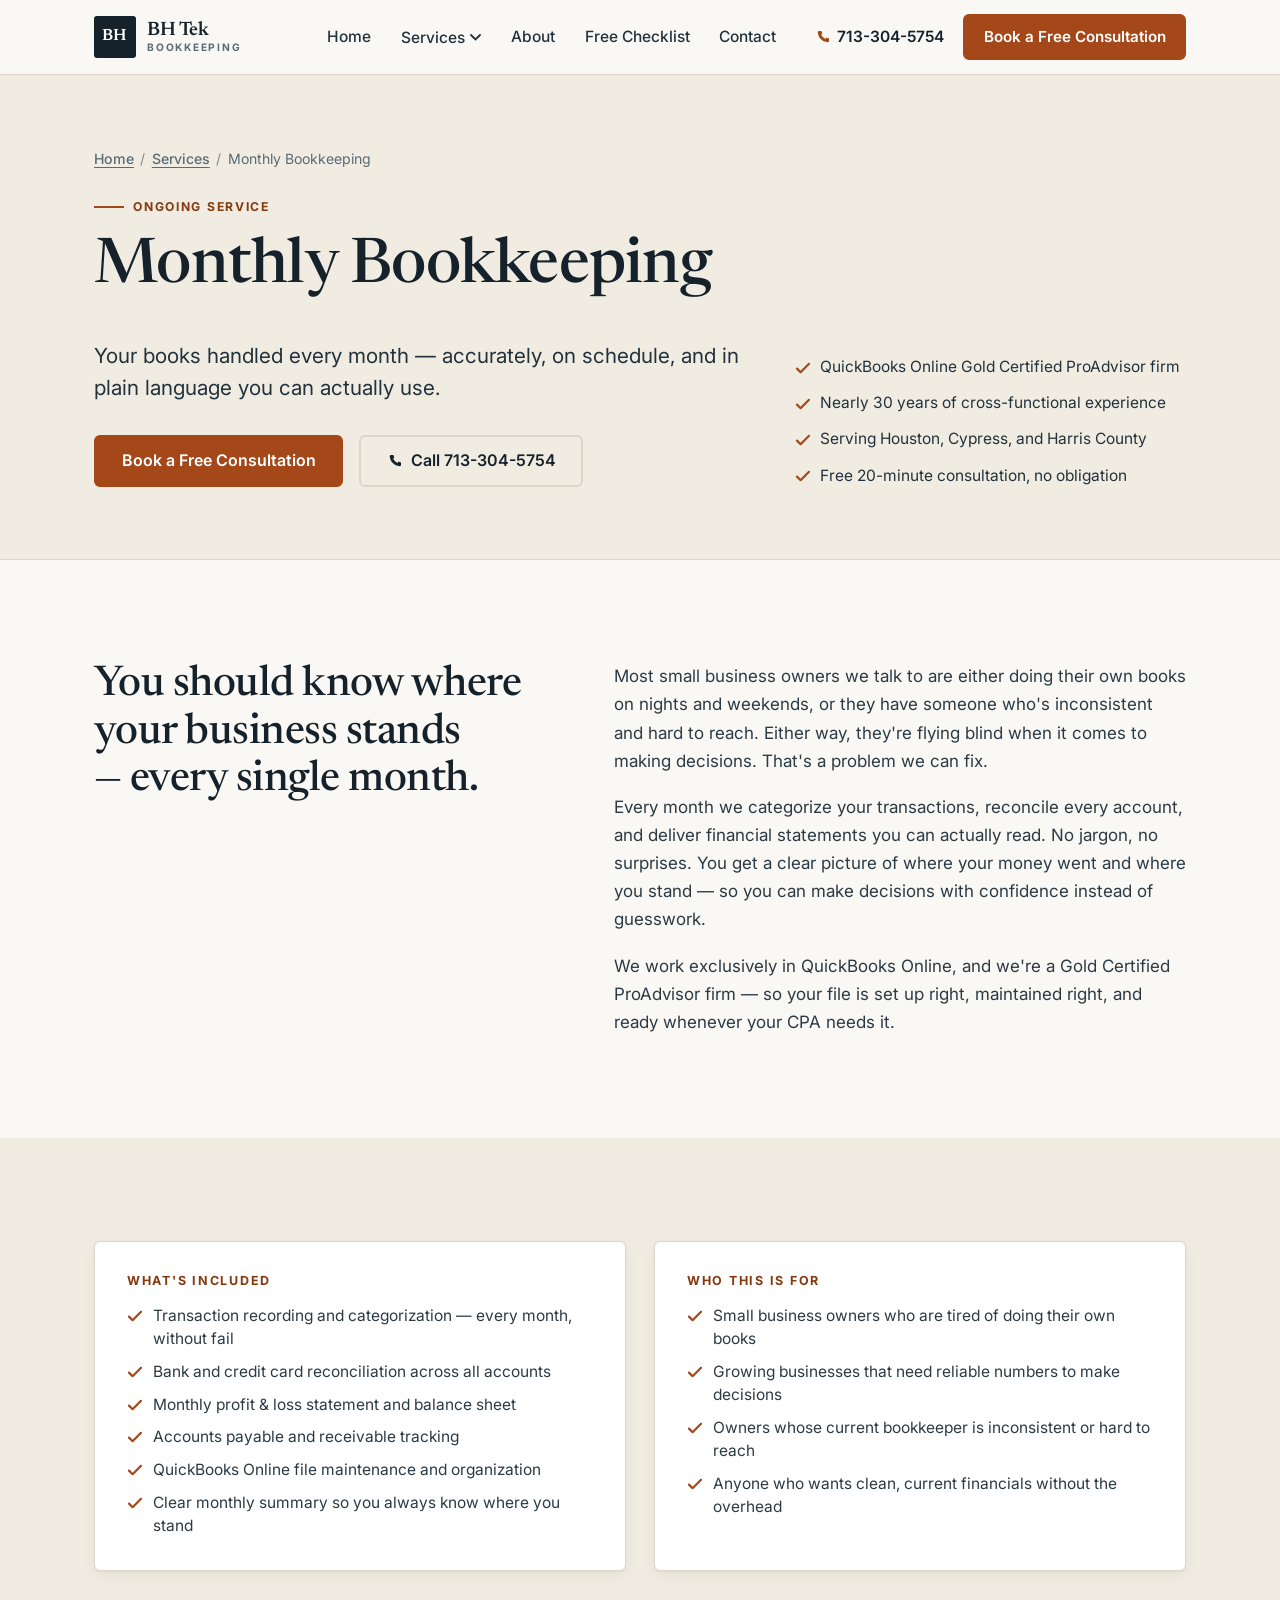
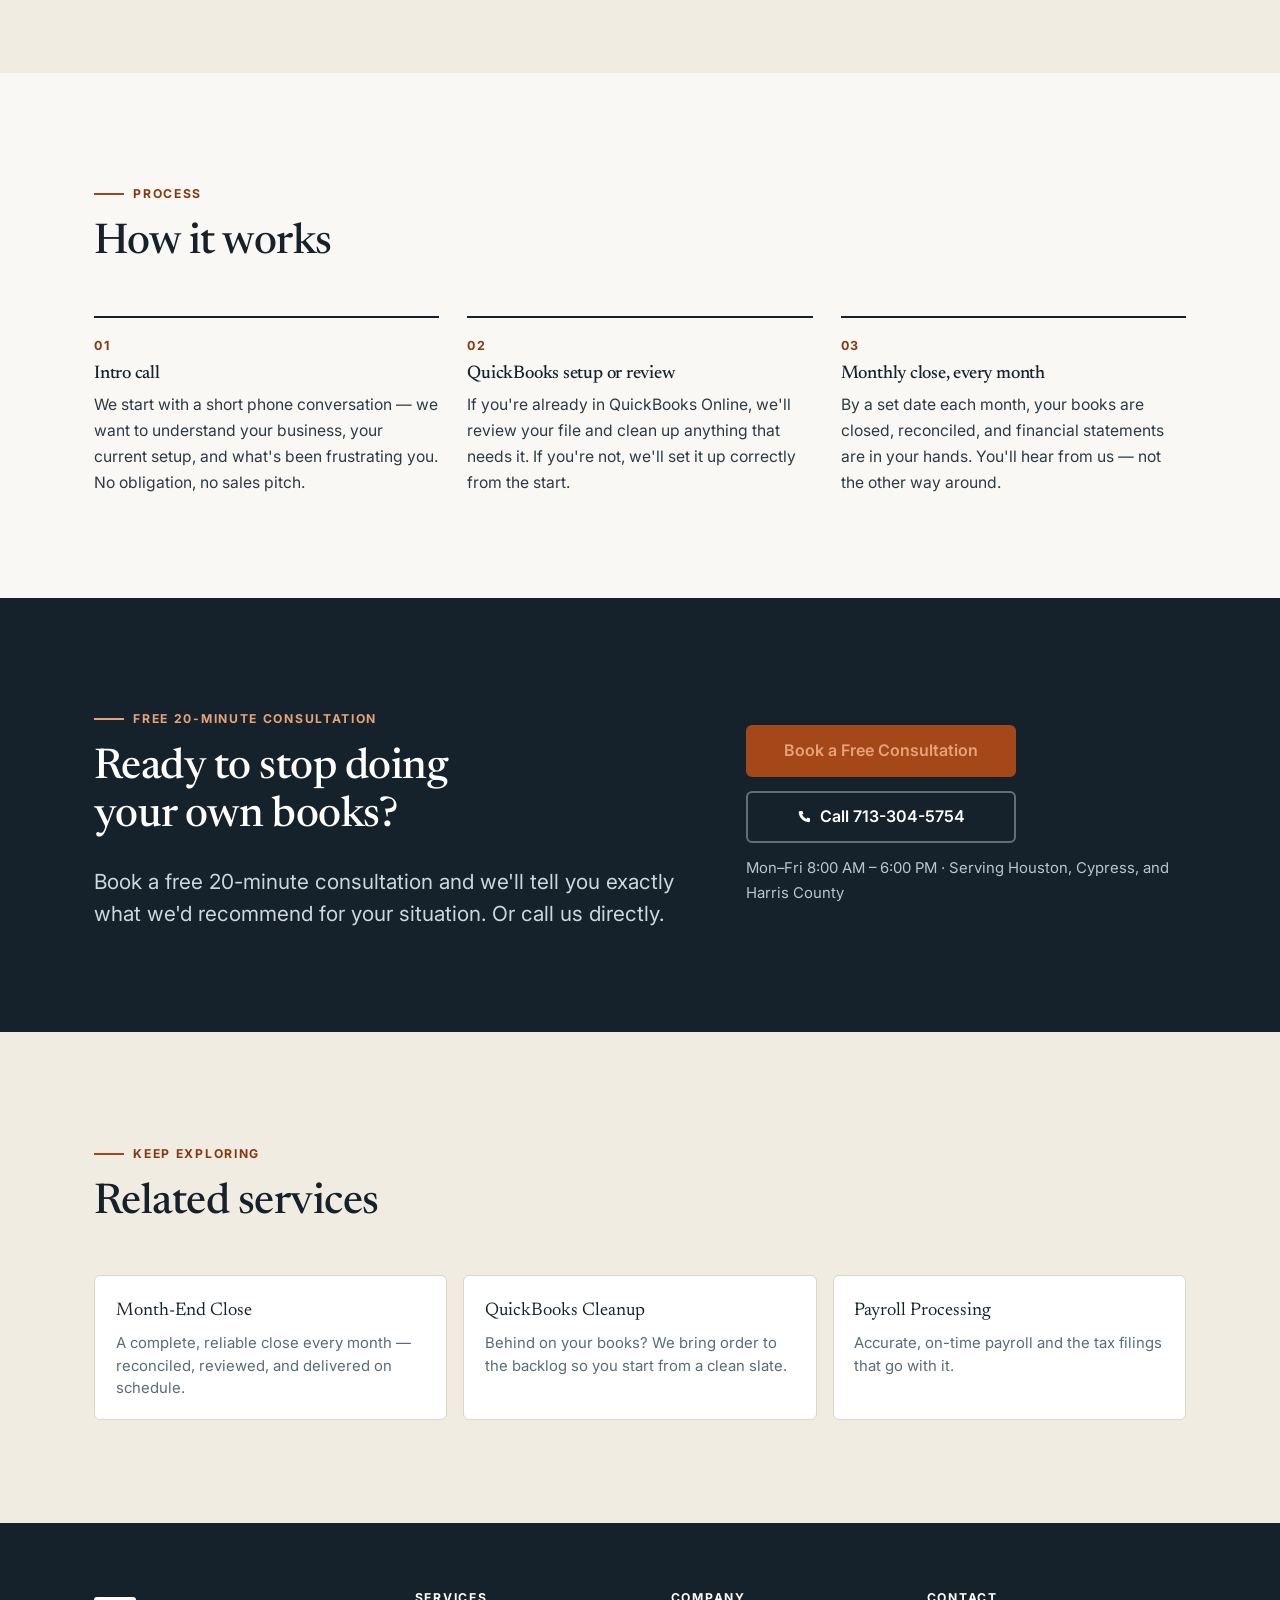
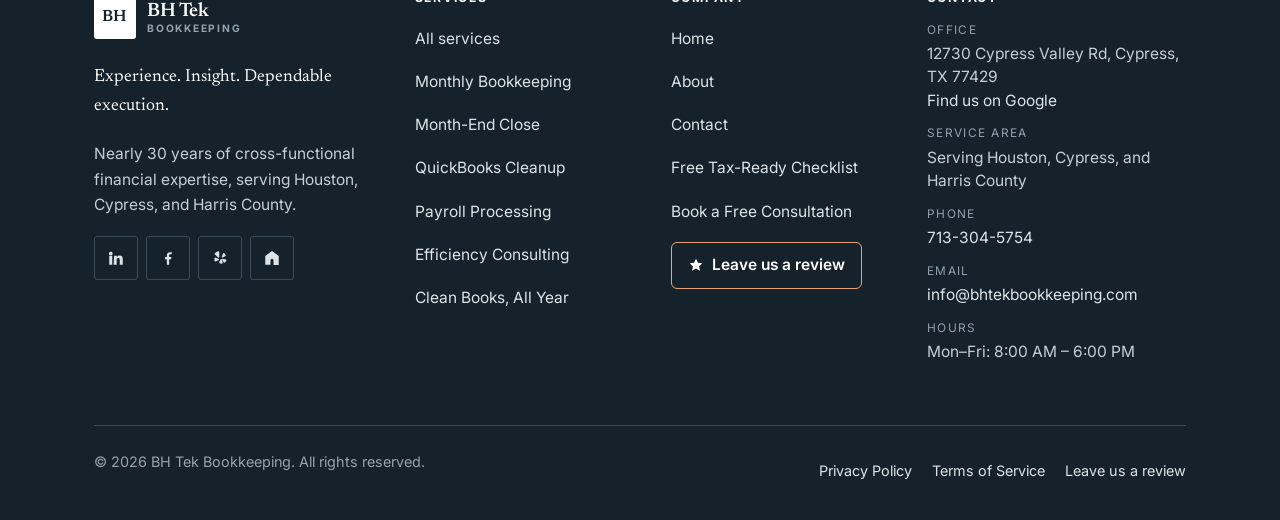
<file: monthly-bookkeeping/index.html>
<!DOCTYPE html>
<html lang="en">
<head>
  <meta charset="utf-8">
  <meta name="viewport" content="width=device-width, initial-scale=1">
  <title>Monthly Bookkeeping Services in Houston | BH Tek Bookkeeping</title>
  <meta name="description" content="Monthly bookkeeping for Houston small businesses — reconciled accounts, categorized transactions and financial statements. QuickBooks Online Gold Certified ProAdvisor.">
  <meta name="theme-color" content="#16222b">
  <meta property="og:type" content="website">
  <meta property="og:site_name" content="BH Tek Bookkeeping">
  <meta property="og:title" content="Monthly Bookkeeping Services in Houston | BH Tek Bookkeeping">
  <meta property="og:description" content="Monthly bookkeeping for Houston small businesses — reconciled accounts, categorized transactions and financial statements. QuickBooks Online Gold Certified ProAdvisor.">
  <meta property="og:image" content="/images/source/00-hero.jpg">
  <meta name="twitter:card" content="summary_large_image">
  <link rel="icon" href="/favicon.svg" type="image/svg+xml">
  <link rel="apple-touch-icon" href="/favicon.svg">
  <link rel="preconnect" href="https://fonts.googleapis.com">
  <link rel="preconnect" href="https://fonts.gstatic.com" crossorigin>
  <link rel="stylesheet" href="https://fonts.googleapis.com/css2?family=Inter:wght@400;500;600;700&family=Newsreader:opsz,wght@6..72,400;6..72,500;6..72,600&display=swap">
  <link rel="stylesheet" href="/assets/css/site.css">
</head>
<body>
<a class="skip-link" href="#main">Skip to main content</a>

<header class="site-header">
  <div class="wrap header-inner">
    <a class="brand" href="/" aria-label="BH Tek Bookkeeping — home">
      <span class="brand-mark" aria-hidden="true"><span>BH</span></span>
      <span class="brand-text">
        <span class="brand-name">BH Tek</span>
        <span class="brand-sub">Bookkeeping</span>
      </span>
    </a>

    <nav class="nav" aria-label="Main">
      <ul class="nav-list">
        <li><a class="nav-link" href="/">Home</a></li>
        <li data-submenu-wrap>
          <button class="nav-toggle" type="button" data-submenu-toggle aria-expanded="false" aria-controls="services-menu">
            Services
            <svg width="11" height="7" viewBox="0 0 11 7" aria-hidden="true" focusable="false"><path d="M1 1l4.5 4.5L10 1" fill="none" stroke="currentColor" stroke-width="1.8" stroke-linecap="round"/></svg>
          </button>
          <ul class="submenu" id="services-menu" hidden>
            <li><a href="/services/">All services<small>Overview of how we work</small></a></li>
            <li><a href="/monthly-bookkeeping/" aria-current="page">Monthly Bookkeeping<small>Books handled every month</small></a></li>
            <li><a href="/month-end-close/">Month-End Close<small>Reconciled, reviewed, on schedule</small></a></li>
            <li><a href="/quickbooks-cleanup/">QuickBooks Cleanup<small>Catch-up and file repair</small></a></li>
            <li><a href="/payroll-processing/">Payroll Processing<small>Runs, filings and W-2s</small></a></li>
            <li><a href="/efficiency-consulting/">Efficiency Consulting<small>Fix what slows you down</small></a></li>
            <li><a href="/tax-ready/">Clean Books, All Year<small>Tax-ready every month</small></a></li>
          </ul>
        </li>
        <li><a class="nav-link" href="/about/">About</a></li>
        <li><a class="nav-link" href="/tax-ready-checklist/">Free Checklist</a></li>
        <li><a class="nav-link" href="/contact/">Contact</a></li>
      </ul>
    </nav>

    <div class="header-actions">
      <a class="header-phone" href="tel:+17133045754"><svg width="16" height="16" viewBox="0 0 24 24" aria-hidden="true" focusable="false"><path d="M6.6 3h3l1.5 4-2 1.4a12 12 0 006.5 6.5l1.4-2 4 1.5v3A2 2 0 0119 19.9C10.8 19.3 4.7 13.2 4.1 5A2 2 0 016.1 3z" fill="currentColor"/></svg><span>713-304-5754</span></a>
      <a class="btn btn-primary header-cta" href="https://calendly.com/jeremy-bhtekbookkeeping/30min">Book a Free Consultation</a>
      <button class="menu-btn" type="button" data-menu-btn aria-expanded="false" aria-controls="mobile-nav">
        <svg width="18" height="14" viewBox="0 0 18 14" aria-hidden="true" focusable="false"><path d="M0 1h18M0 7h18M0 13h18" stroke="currentColor" stroke-width="2"/></svg>
        <span data-menu-label>Menu</span>
      </button>
    </div>
  </div>

  <div class="mobile-nav wrap" id="mobile-nav" data-mobile-nav hidden>
    <ul>
      <li><a href="/">Home</a></li>
      <li class="m-label">Services</li>
        <li class="sub"><a href="/services/">All services</a></li>
        <li class="sub"><a href="/monthly-bookkeeping/" aria-current="page">Monthly Bookkeeping</a></li>
        <li class="sub"><a href="/month-end-close/">Month-End Close</a></li>
        <li class="sub"><a href="/quickbooks-cleanup/">QuickBooks Cleanup</a></li>
        <li class="sub"><a href="/payroll-processing/">Payroll Processing</a></li>
        <li class="sub"><a href="/efficiency-consulting/">Efficiency Consulting</a></li>
        <li class="sub"><a href="/tax-ready/">Clean Books, All Year</a></li>
      <li class="m-label">More</li>
      <li><a href="/about/">About</a></li>
      <li><a href="/tax-ready-checklist/">Free Tax-Ready Checklist</a></li>
      <li><a href="/contact/">Contact</a></li>
      <li><a href="/review">Leave us a review</a></li>
    </ul>
    <a class="btn btn-primary" href="https://calendly.com/jeremy-bhtekbookkeeping/30min">Book a Free Consultation</a>
  </div>
</header>

<main id="main">
<section class="page-hero">
  <div class="wrap">
    <nav class="breadcrumbs" aria-label="Breadcrumb">
      <ol><li><a href="/">Home</a></li><li><a href="/services/">Services</a></li><li aria-current="page">Monthly Bookkeeping</li></ol>
    </nav>
    <div class="page-hero-grid">
      <div>
        <p class="eyebrow">Ongoing Service</p>
        <h1>Monthly Bookkeeping</h1>
        <p class="lede">Your books handled every month — accurately, on schedule, and in plain language you can actually use.</p>
        <div class="btn-row">
          <a class="btn btn-primary" href="https://calendly.com/jeremy-bhtekbookkeeping/30min">Book a Free Consultation</a>
          <a class="btn btn-ghost" href="tel:+17133045754"><svg width="16" height="16" viewBox="0 0 24 24" aria-hidden="true" focusable="false"><path d="M6.6 3h3l1.5 4-2 1.4a12 12 0 006.5 6.5l1.4-2 4 1.5v3A2 2 0 0119 19.9C10.8 19.3 4.7 13.2 4.1 5A2 2 0 016.1 3z" fill="currentColor"/></svg> Call 713-304-5754</a>
        </div>
      </div>
      <div>
        <ul class="trust">
      <li><svg width="16" height="16" viewBox="0 0 16 16" aria-hidden="true" focusable="false"><path d="M2 8.6l3.6 3.6L14 3.8" fill="none" stroke="currentColor" stroke-width="2.2" stroke-linecap="round" stroke-linejoin="round"/></svg><span>QuickBooks Online Gold Certified ProAdvisor firm</span></li>
      <li><svg width="16" height="16" viewBox="0 0 16 16" aria-hidden="true" focusable="false"><path d="M2 8.6l3.6 3.6L14 3.8" fill="none" stroke="currentColor" stroke-width="2.2" stroke-linecap="round" stroke-linejoin="round"/></svg><span>Nearly 30 years of cross-functional experience</span></li>
      <li><svg width="16" height="16" viewBox="0 0 16 16" aria-hidden="true" focusable="false"><path d="M2 8.6l3.6 3.6L14 3.8" fill="none" stroke="currentColor" stroke-width="2.2" stroke-linecap="round" stroke-linejoin="round"/></svg><span>Serving Houston, Cypress, and Harris County</span></li>
      <li><svg width="16" height="16" viewBox="0 0 16 16" aria-hidden="true" focusable="false"><path d="M2 8.6l3.6 3.6L14 3.8" fill="none" stroke="currentColor" stroke-width="2.2" stroke-linecap="round" stroke-linejoin="round"/></svg><span>Free 20-minute consultation, no obligation</span></li>
    </ul>
      </div>
    </div>
  </div>
</section>

<section class="band">
  <div class="wrap split split-lead">
    <div class="reveal">
      <h2>You should know where your business stands — every single month.</h2>
    </div>
    <div class="reveal">
      <p>Most small business owners we talk to are either doing their own books on nights and weekends, or they have someone who's inconsistent and hard to reach. Either way, they're flying blind when it comes to making decisions. That's a problem we can fix.</p>
      <p>Every month we categorize your transactions, reconcile every account, and deliver financial statements you can actually read. No jargon, no surprises. You get a clear picture of where your money went and where you stand — so you can make decisions with confidence instead of guesswork.</p>
      <p>We work exclusively in QuickBooks Online, and we're a Gold Certified ProAdvisor firm — so your file is set up right, maintained right, and ready whenever your CPA needs it.</p>
    </div>
  </div>
</section>

<section class="band band-paper2">
  <div class="wrap">
    <div class="panels">
      <div class="panel reveal">
        <h3>What's included</h3>
        <ul class="ticks">
      <li><svg width="16" height="16" viewBox="0 0 16 16" aria-hidden="true" focusable="false"><path d="M2 8.6l3.6 3.6L14 3.8" fill="none" stroke="currentColor" stroke-width="2.2" stroke-linecap="round" stroke-linejoin="round"/></svg><span>Transaction recording and categorization — every month, without fail</span></li>
      <li><svg width="16" height="16" viewBox="0 0 16 16" aria-hidden="true" focusable="false"><path d="M2 8.6l3.6 3.6L14 3.8" fill="none" stroke="currentColor" stroke-width="2.2" stroke-linecap="round" stroke-linejoin="round"/></svg><span>Bank and credit card reconciliation across all accounts</span></li>
      <li><svg width="16" height="16" viewBox="0 0 16 16" aria-hidden="true" focusable="false"><path d="M2 8.6l3.6 3.6L14 3.8" fill="none" stroke="currentColor" stroke-width="2.2" stroke-linecap="round" stroke-linejoin="round"/></svg><span>Monthly profit &amp; loss statement and balance sheet</span></li>
      <li><svg width="16" height="16" viewBox="0 0 16 16" aria-hidden="true" focusable="false"><path d="M2 8.6l3.6 3.6L14 3.8" fill="none" stroke="currentColor" stroke-width="2.2" stroke-linecap="round" stroke-linejoin="round"/></svg><span>Accounts payable and receivable tracking</span></li>
      <li><svg width="16" height="16" viewBox="0 0 16 16" aria-hidden="true" focusable="false"><path d="M2 8.6l3.6 3.6L14 3.8" fill="none" stroke="currentColor" stroke-width="2.2" stroke-linecap="round" stroke-linejoin="round"/></svg><span>QuickBooks Online file maintenance and organization</span></li>
      <li><svg width="16" height="16" viewBox="0 0 16 16" aria-hidden="true" focusable="false"><path d="M2 8.6l3.6 3.6L14 3.8" fill="none" stroke="currentColor" stroke-width="2.2" stroke-linecap="round" stroke-linejoin="round"/></svg><span>Clear monthly summary so you always know where you stand</span></li>
    </ul>
      </div>
      <div class="panel reveal">
        <h3>Who this is for</h3>
        <ul class="ticks">
      <li><svg width="16" height="16" viewBox="0 0 16 16" aria-hidden="true" focusable="false"><path d="M2 8.6l3.6 3.6L14 3.8" fill="none" stroke="currentColor" stroke-width="2.2" stroke-linecap="round" stroke-linejoin="round"/></svg><span>Small business owners who are tired of doing their own books</span></li>
      <li><svg width="16" height="16" viewBox="0 0 16 16" aria-hidden="true" focusable="false"><path d="M2 8.6l3.6 3.6L14 3.8" fill="none" stroke="currentColor" stroke-width="2.2" stroke-linecap="round" stroke-linejoin="round"/></svg><span>Growing businesses that need reliable numbers to make decisions</span></li>
      <li><svg width="16" height="16" viewBox="0 0 16 16" aria-hidden="true" focusable="false"><path d="M2 8.6l3.6 3.6L14 3.8" fill="none" stroke="currentColor" stroke-width="2.2" stroke-linecap="round" stroke-linejoin="round"/></svg><span>Owners whose current bookkeeper is inconsistent or hard to reach</span></li>
      <li><svg width="16" height="16" viewBox="0 0 16 16" aria-hidden="true" focusable="false"><path d="M2 8.6l3.6 3.6L14 3.8" fill="none" stroke="currentColor" stroke-width="2.2" stroke-linecap="round" stroke-linejoin="round"/></svg><span>Anyone who wants clean, current financials without the overhead</span></li>
    </ul>
      </div>
    </div>
  </div>
</section>

<section class="band">
  <div class="wrap">
    <div class="section-head reveal">
      <p class="eyebrow">Process</p>
      <h2>How it works</h2>
    </div>
    <ol class="steps">
      <li class="reveal"><span class="n">01</span><h3>Intro call</h3><p>We start with a short phone conversation — we want to understand your business, your current setup, and what's been frustrating you. No obligation, no sales pitch.</p></li>
      <li class="reveal"><span class="n">02</span><h3>QuickBooks setup or review</h3><p>If you're already in QuickBooks Online, we'll review your file and clean up anything that needs it. If you're not, we'll set it up correctly from the start.</p></li>
      <li class="reveal"><span class="n">03</span><h3>Monthly close, every month</h3><p>By a set date each month, your books are closed, reconciled, and financial statements are in your hands. You'll hear from us — not the other way around.</p></li>
    </ol>
  </div>
</section>

<section class="band band-ink">
  <div class="wrap cta-grid">
    <div>
      <p class="eyebrow">Free 20-minute consultation</p>
      <h2>Ready to stop doing your own books?</h2>
      <p class="lede">Book a free 20-minute consultation and we'll tell you exactly what we'd recommend for your situation. Or call us directly.</p>
    </div>
    <div class="cta-actions">
      <a class="btn btn-primary" href="https://calendly.com/jeremy-bhtekbookkeeping/30min">Book a Free Consultation</a>
      <a class="btn btn-ghost" href="tel:+17133045754"><svg width="16" height="16" viewBox="0 0 24 24" aria-hidden="true" focusable="false"><path d="M6.6 3h3l1.5 4-2 1.4a12 12 0 006.5 6.5l1.4-2 4 1.5v3A2 2 0 0119 19.9C10.8 19.3 4.7 13.2 4.1 5A2 2 0 016.1 3z" fill="currentColor"/></svg> Call 713-304-5754</a>
      <p class="cta-micro">Mon–Fri 8:00&nbsp;AM – 6:00&nbsp;PM · Serving Houston, Cypress, and Harris County</p>
    </div>
  </div>
</section>

<section class="band band-paper2">
  <div class="wrap">
    <div class="section-head reveal">
      <p class="eyebrow">Keep exploring</p>
      <h2>Related services</h2>
    </div>
    <ul class="related">
      <li><a href="/month-end-close/"><span class="t">Month-End Close</span><span class="d">A complete, reliable close every month — reconciled, reviewed, and delivered on schedule.</span></a></li>
      <li><a href="/quickbooks-cleanup/"><span class="t">QuickBooks Cleanup</span><span class="d">Behind on your books? We bring order to the backlog so you start from a clean slate.</span></a></li>
      <li><a href="/payroll-processing/"><span class="t">Payroll Processing</span><span class="d">Accurate, on-time payroll and the tax filings that go with it.</span></a></li>
    </ul>
  </div>
</section>
</main>

<footer class="site-footer">
  <div class="wrap">
    <div class="footer-grid">
      <div>
        <a class="brand footer-brand" href="/" aria-label="BH Tek Bookkeeping — home">
      <span class="brand-mark" aria-hidden="true"><span>BH</span></span>
      <span class="brand-text">
        <span class="brand-name">BH Tek</span>
        <span class="brand-sub">Bookkeeping</span>
      </span>
    </a>
        <p class="footer-tag">Experience. Insight. Dependable execution.</p>
        <p>Nearly 30 years of cross-functional financial expertise, serving Houston, Cypress, and Harris County.</p>
        <div class="socials">
          <a href="https://www.linkedin.com/company/125004186" aria-label="BH Tek Bookkeeping on LinkedIn"><svg width="18" height="18" viewBox="0 0 24 24" aria-hidden="true" focusable="false"><path d="M4.98 3.5A2.5 2.5 0 112.5 6 2.5 2.5 0 014.98 3.5zM3 8.98h4V21H3zM9.5 8.98h3.8v1.64h.06A4.2 4.2 0 0117 8.7c3 0 4 1.95 4 4.8V21h-4v-6.5c0-1.6-.6-2.5-1.9-2.5-1.1 0-1.8.74-2.1 1.46-.1.25-.12.6-.12.96V21h-4z" fill="currentColor"/></svg></a>
          <a href="https://www.facebook.com/people/BH-Tek-Bookkeeping/61590239955620/" aria-label="BH Tek Bookkeeping on Facebook"><svg width="18" height="18" viewBox="0 0 24 24" aria-hidden="true" focusable="false"><path d="M13.5 21v-7.5h2.6l.4-3h-3V8.6c0-.87.24-1.46 1.5-1.46H17V4.4A20 20 0 0014.6 4.3c-2.4 0-4.1 1.46-4.1 4.16v2.04H8v3h2.5V21z" fill="currentColor"/></svg></a>
          <a href="https://www.yelp.com/biz/bh-tek-bookkeeping-houston" aria-label="BH Tek Bookkeeping on Yelp"><svg width="18" height="18" viewBox="0 0 24 24" aria-hidden="true" focusable="false"><path d="M11 3.4v7.3c0 .9-1.1 1.3-1.7.6L5.1 7.1a1 1 0 01.2-1.6A11 11 0 019.6 3c.8-.1 1.4.4 1.4 1.1zM10.3 13.3c.6.5.4 1.5-.3 1.8l-4 1.5a1 1 0 01-1.3-.8 10 10 0 010-3.4 1 1 0 011.4-.8zM13.2 13.4c.6-.4 1.4 0 1.5.7l.8 4.2a1 1 0 01-1 1.2 10 10 0 01-3.1-.8 1 1 0 01-.3-1.6zM15.5 11.2c-.8.2-1.4-.6-1.1-1.3l1.6-3.9a1 1 0 011.6-.3 10 10 0 012 2.7 1 1 0 01-.7 1.4zM15.9 13.1l3.9 1a1 1 0 01.6 1.5 10 10 0 01-2 2.3 1 1 0 01-1.6-.3l-1.7-3.2c-.3-.6.2-1.4.8-1.3z" fill="currentColor"/></svg></a>
          <a href="https://nextdoor.com/page/bh-tek-bookkeeping-houston-tx/" aria-label="BH Tek Bookkeeping on Nextdoor"><svg width="18" height="18" viewBox="0 0 24 24" aria-hidden="true" focusable="false"><path d="M12 2.6l9 6.6v12H14v-6.1a2 2 0 00-4 0V21H3V9.2z" fill="currentColor"/></svg></a>
        </div>
      </div>

      <div>
        <h2>Services</h2>
        <ul class="footer-links">
          <li><a href="/services/">All services</a></li>
          <li><a href="/monthly-bookkeeping/">Monthly Bookkeeping</a></li>
          <li><a href="/month-end-close/">Month-End Close</a></li>
          <li><a href="/quickbooks-cleanup/">QuickBooks Cleanup</a></li>
          <li><a href="/payroll-processing/">Payroll Processing</a></li>
          <li><a href="/efficiency-consulting/">Efficiency Consulting</a></li>
          <li><a href="/tax-ready/">Clean Books, All Year</a></li>
        </ul>
      </div>

      <div>
        <h2>Company</h2>
        <ul class="footer-links">
          <li><a href="/">Home</a></li>
          <li><a href="/about/">About</a></li>
          <li><a href="/contact/">Contact</a></li>
          <li><a href="/tax-ready-checklist/">Free Tax-Ready Checklist</a></li>
          <li><a href="https://calendly.com/jeremy-bhtekbookkeeping/30min">Book a Free Consultation</a></li>
        </ul>
        <a class="footer-review" href="/review"><svg width="16" height="16" viewBox="0 0 24 24" aria-hidden="true" focusable="false"><path d="M12 2.5l2.9 6 6.6.9-4.8 4.6 1.2 6.5L12 17.4 6.1 20.5l1.2-6.5L2.5 9.4l6.6-.9z" fill="currentColor"/></svg> Leave us a review</a>
      </div>

      <div>
        <h2>Contact</h2>
        <ul class="footer-contact">
          <li><span class="k">Office</span>12730 Cypress Valley Rd, Cypress, TX 77429<br><a href="https://www.google.com/maps/place/BH+Tek+Bookkeeping/@29.9628814,-95.6595902,17z/data=!4m6!3m5!1s0x8640d5ec797e7875:0xb6de2ed7247eb5f8!8m2!3d29.9628814!4d-95.6595902!16s%2Fg%2F11zz88jj2n">Find us on Google</a></li>
          <li><span class="k">Service area</span>Serving Houston, Cypress, and Harris County</li>
          <li><span class="k">Phone</span><a href="tel:+17133045754">713-304-5754</a></li>
          <li><span class="k">Email</span><a href="mailto:info@bhtekbookkeeping.com">info@bhtekbookkeeping.com</a></li>
          <li><span class="k">Hours</span>Mon–Fri: 8:00&nbsp;AM – 6:00&nbsp;PM</li>
        </ul>
      </div>
    </div>

    <div class="footer-bottom">
      <p>© 2026 BH Tek Bookkeeping. All rights reserved.</p>
      <ul>
        <li><a href="/privacy-policy/">Privacy Policy</a></li>
        <li><a href="/terms-of-service/">Terms of Service</a></li>
        <li><a href="/review">Leave us a review</a></li>
      </ul>
    </div>
  </div>
</footer>

<div class="callbar">
  <a class="btn btn-ghost" href="tel:+17133045754"><svg width="16" height="16" viewBox="0 0 24 24" aria-hidden="true" focusable="false"><path d="M6.6 3h3l1.5 4-2 1.4a12 12 0 006.5 6.5l1.4-2 4 1.5v3A2 2 0 0119 19.9C10.8 19.3 4.7 13.2 4.1 5A2 2 0 016.1 3z" fill="currentColor"/></svg> Call now</a>
  <a class="btn btn-primary" href="https://calendly.com/jeremy-bhtekbookkeeping/30min">Book free call</a>
</div>

<script src="/assets/js/site.js" defer></script>
</body>
</html>
</file>
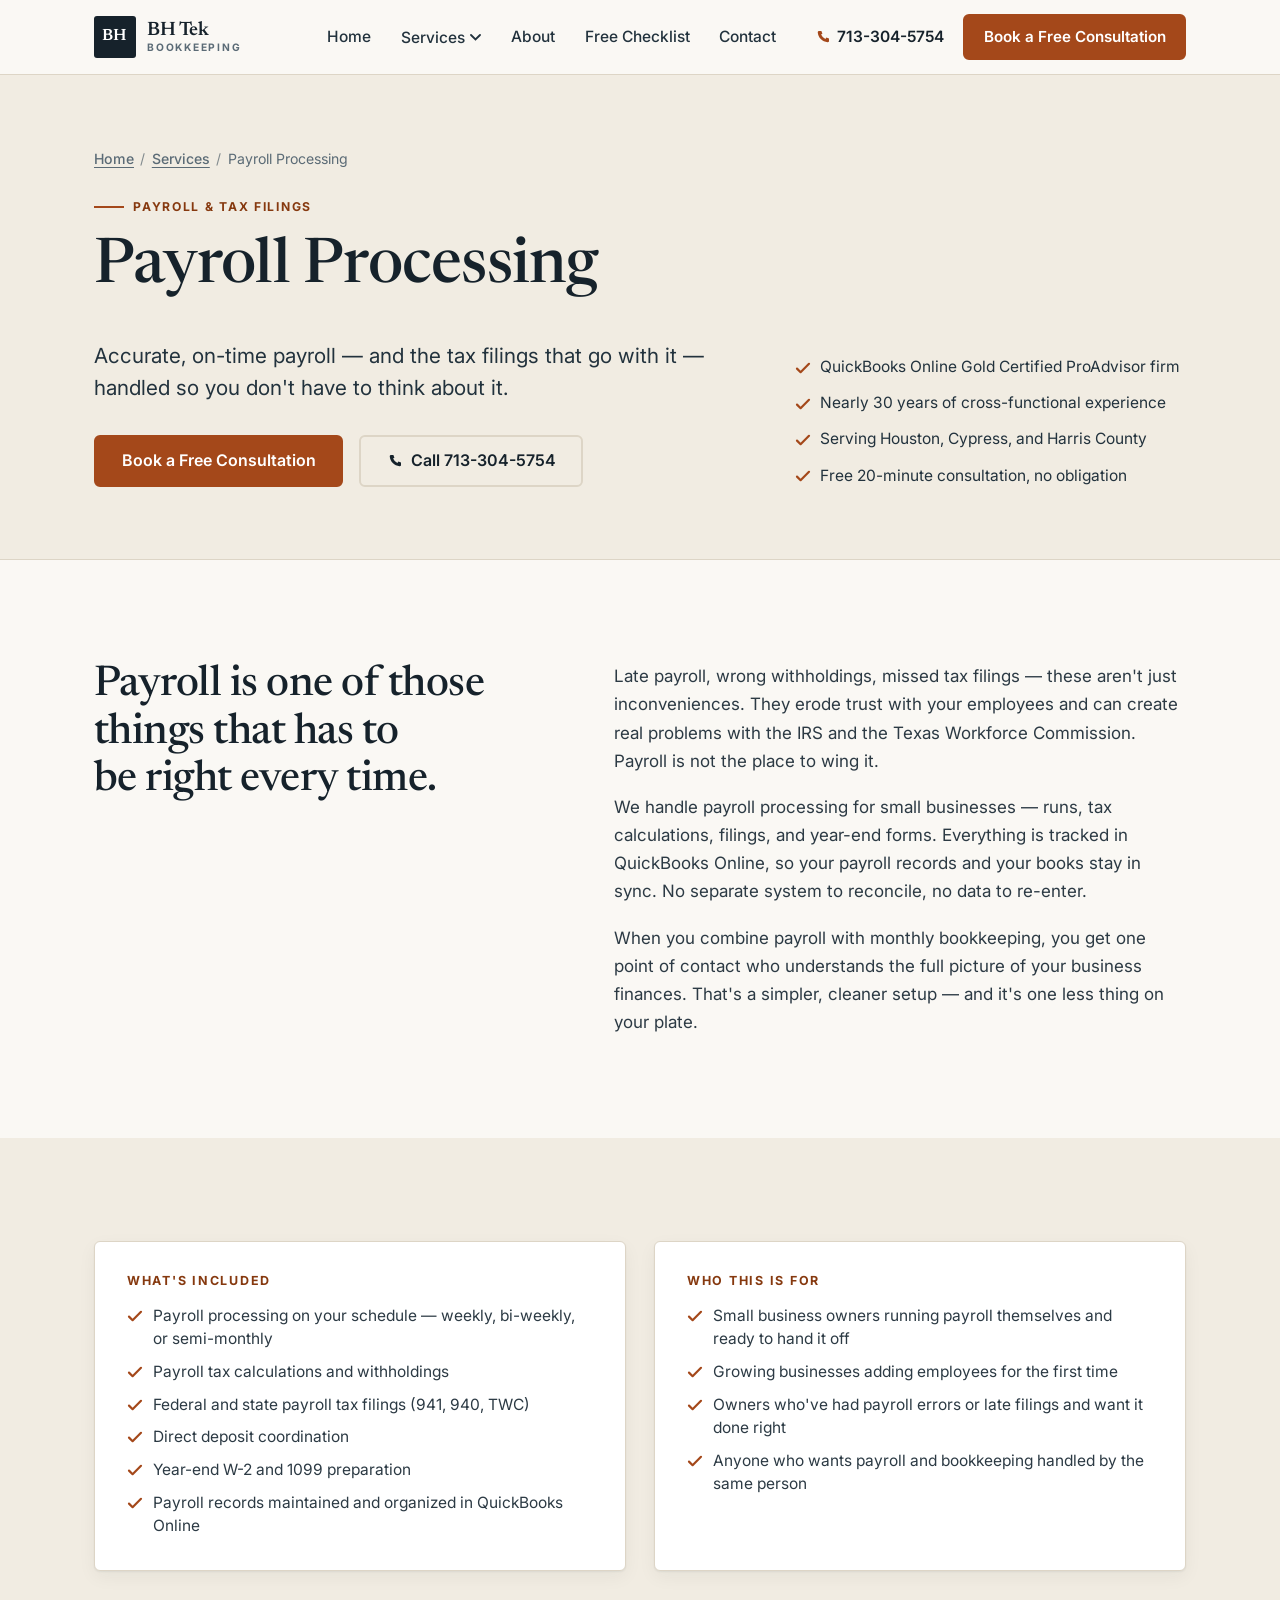
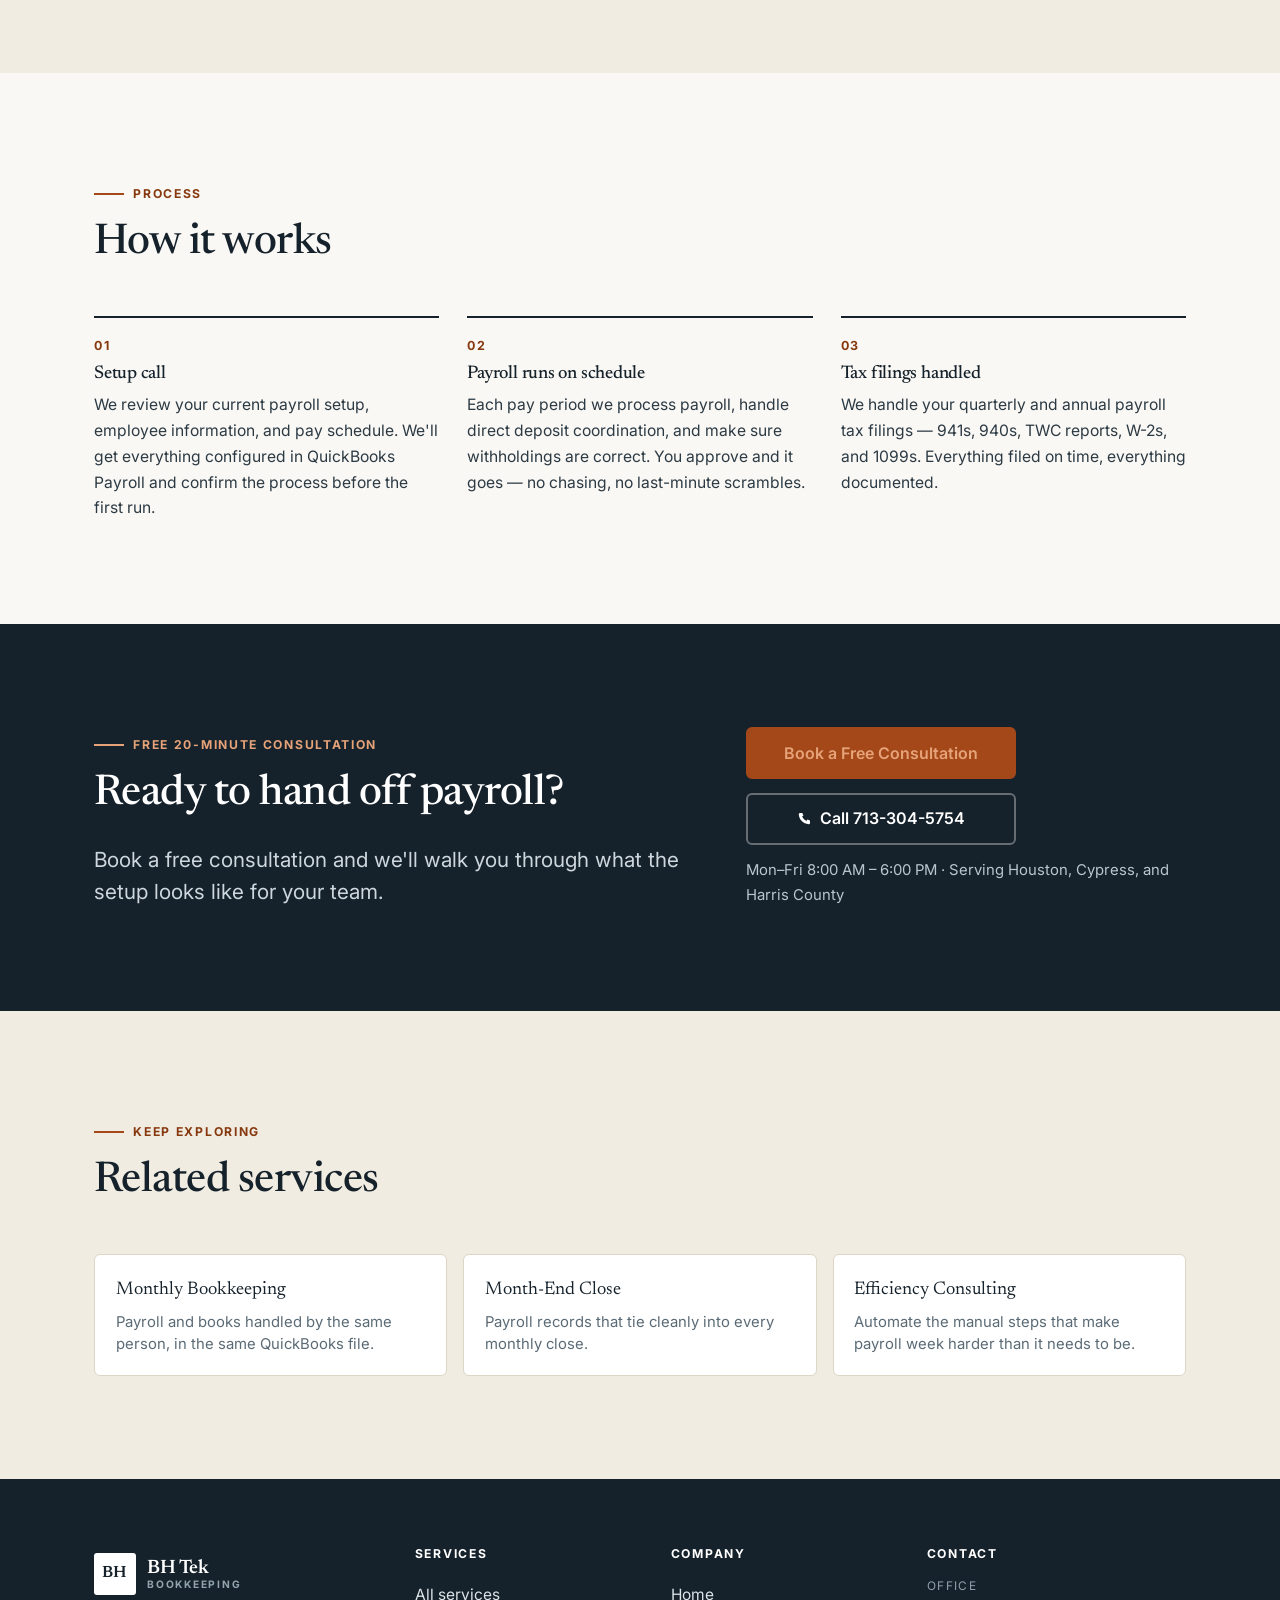
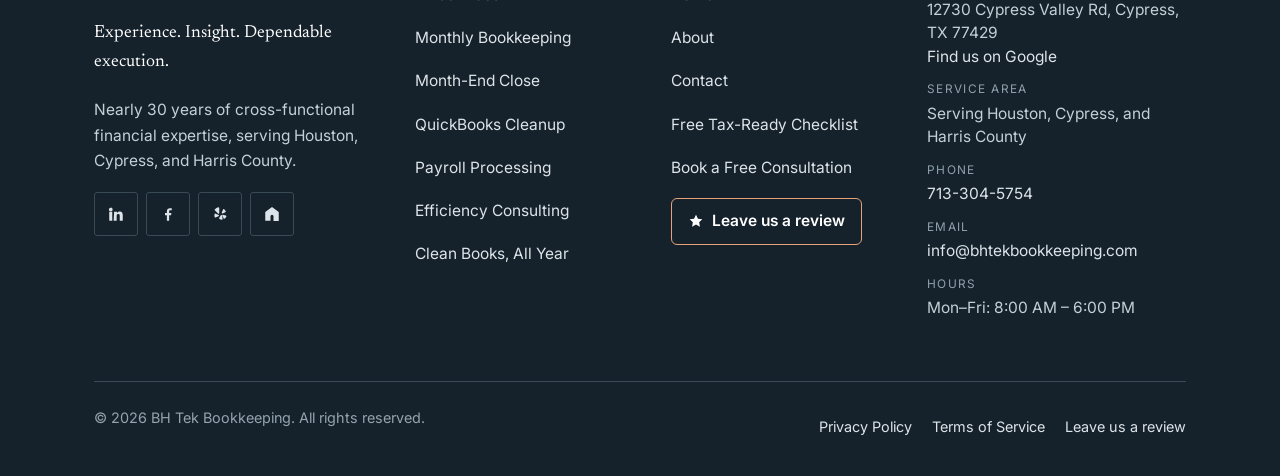
<file: payroll-processing/index.html>
<!DOCTYPE html>
<html lang="en">
<head>
  <meta charset="utf-8">
  <meta name="viewport" content="width=device-width, initial-scale=1">
  <title>Payroll Processing for Small Businesses in Houston | BH Tek Bookkeeping</title>
  <meta name="description" content="Accurate, on-time payroll for Houston small businesses. We handle payroll runs, tax filings and compliance — so you can focus on running your business.">
  <meta name="theme-color" content="#16222b">
  <meta property="og:type" content="website">
  <meta property="og:site_name" content="BH Tek Bookkeeping">
  <meta property="og:title" content="Payroll Processing for Small Businesses in Houston | BH Tek Bookkeeping">
  <meta property="og:description" content="Accurate, on-time payroll for Houston small businesses. We handle payroll runs, tax filings and compliance — so you can focus on running your business.">
  <meta property="og:image" content="/images/source/00-hero.jpg">
  <meta name="twitter:card" content="summary_large_image">
  <link rel="icon" href="/favicon.svg" type="image/svg+xml">
  <link rel="apple-touch-icon" href="/favicon.svg">
  <link rel="preconnect" href="https://fonts.googleapis.com">
  <link rel="preconnect" href="https://fonts.gstatic.com" crossorigin>
  <link rel="stylesheet" href="https://fonts.googleapis.com/css2?family=Inter:wght@400;500;600;700&family=Newsreader:opsz,wght@6..72,400;6..72,500;6..72,600&display=swap">
  <link rel="stylesheet" href="/assets/css/site.css">
</head>
<body>
<a class="skip-link" href="#main">Skip to main content</a>

<header class="site-header">
  <div class="wrap header-inner">
    <a class="brand" href="/" aria-label="BH Tek Bookkeeping — home">
      <span class="brand-mark" aria-hidden="true"><span>BH</span></span>
      <span class="brand-text">
        <span class="brand-name">BH Tek</span>
        <span class="brand-sub">Bookkeeping</span>
      </span>
    </a>

    <nav class="nav" aria-label="Main">
      <ul class="nav-list">
        <li><a class="nav-link" href="/">Home</a></li>
        <li data-submenu-wrap>
          <button class="nav-toggle" type="button" data-submenu-toggle aria-expanded="false" aria-controls="services-menu">
            Services
            <svg width="11" height="7" viewBox="0 0 11 7" aria-hidden="true" focusable="false"><path d="M1 1l4.5 4.5L10 1" fill="none" stroke="currentColor" stroke-width="1.8" stroke-linecap="round"/></svg>
          </button>
          <ul class="submenu" id="services-menu" hidden>
            <li><a href="/services/">All services<small>Overview of how we work</small></a></li>
            <li><a href="/monthly-bookkeeping/">Monthly Bookkeeping<small>Books handled every month</small></a></li>
            <li><a href="/month-end-close/">Month-End Close<small>Reconciled, reviewed, on schedule</small></a></li>
            <li><a href="/quickbooks-cleanup/">QuickBooks Cleanup<small>Catch-up and file repair</small></a></li>
            <li><a href="/payroll-processing/" aria-current="page">Payroll Processing<small>Runs, filings and W-2s</small></a></li>
            <li><a href="/efficiency-consulting/">Efficiency Consulting<small>Fix what slows you down</small></a></li>
            <li><a href="/tax-ready/">Clean Books, All Year<small>Tax-ready every month</small></a></li>
          </ul>
        </li>
        <li><a class="nav-link" href="/about/">About</a></li>
        <li><a class="nav-link" href="/tax-ready-checklist/">Free Checklist</a></li>
        <li><a class="nav-link" href="/contact/">Contact</a></li>
      </ul>
    </nav>

    <div class="header-actions">
      <a class="header-phone" href="tel:+17133045754"><svg width="16" height="16" viewBox="0 0 24 24" aria-hidden="true" focusable="false"><path d="M6.6 3h3l1.5 4-2 1.4a12 12 0 006.5 6.5l1.4-2 4 1.5v3A2 2 0 0119 19.9C10.8 19.3 4.7 13.2 4.1 5A2 2 0 016.1 3z" fill="currentColor"/></svg><span>713-304-5754</span></a>
      <a class="btn btn-primary header-cta" href="https://calendly.com/jeremy-bhtekbookkeeping/30min">Book a Free Consultation</a>
      <button class="menu-btn" type="button" data-menu-btn aria-expanded="false" aria-controls="mobile-nav">
        <svg width="18" height="14" viewBox="0 0 18 14" aria-hidden="true" focusable="false"><path d="M0 1h18M0 7h18M0 13h18" stroke="currentColor" stroke-width="2"/></svg>
        <span data-menu-label>Menu</span>
      </button>
    </div>
  </div>

  <div class="mobile-nav wrap" id="mobile-nav" data-mobile-nav hidden>
    <ul>
      <li><a href="/">Home</a></li>
      <li class="m-label">Services</li>
        <li class="sub"><a href="/services/">All services</a></li>
        <li class="sub"><a href="/monthly-bookkeeping/">Monthly Bookkeeping</a></li>
        <li class="sub"><a href="/month-end-close/">Month-End Close</a></li>
        <li class="sub"><a href="/quickbooks-cleanup/">QuickBooks Cleanup</a></li>
        <li class="sub"><a href="/payroll-processing/" aria-current="page">Payroll Processing</a></li>
        <li class="sub"><a href="/efficiency-consulting/">Efficiency Consulting</a></li>
        <li class="sub"><a href="/tax-ready/">Clean Books, All Year</a></li>
      <li class="m-label">More</li>
      <li><a href="/about/">About</a></li>
      <li><a href="/tax-ready-checklist/">Free Tax-Ready Checklist</a></li>
      <li><a href="/contact/">Contact</a></li>
      <li><a href="/review">Leave us a review</a></li>
    </ul>
    <a class="btn btn-primary" href="https://calendly.com/jeremy-bhtekbookkeeping/30min">Book a Free Consultation</a>
  </div>
</header>

<main id="main">
<section class="page-hero">
  <div class="wrap">
    <nav class="breadcrumbs" aria-label="Breadcrumb">
      <ol><li><a href="/">Home</a></li><li><a href="/services/">Services</a></li><li aria-current="page">Payroll Processing</li></ol>
    </nav>
    <div class="page-hero-grid">
      <div>
        <p class="eyebrow">Payroll &amp; Tax Filings</p>
        <h1>Payroll Processing</h1>
        <p class="lede">Accurate, on-time payroll — and the tax filings that go with it — handled so you don't have to think about it.</p>
        <div class="btn-row">
          <a class="btn btn-primary" href="https://calendly.com/jeremy-bhtekbookkeeping/30min">Book a Free Consultation</a>
          <a class="btn btn-ghost" href="tel:+17133045754"><svg width="16" height="16" viewBox="0 0 24 24" aria-hidden="true" focusable="false"><path d="M6.6 3h3l1.5 4-2 1.4a12 12 0 006.5 6.5l1.4-2 4 1.5v3A2 2 0 0119 19.9C10.8 19.3 4.7 13.2 4.1 5A2 2 0 016.1 3z" fill="currentColor"/></svg> Call 713-304-5754</a>
        </div>
      </div>
      <div>
        <ul class="trust">
      <li><svg width="16" height="16" viewBox="0 0 16 16" aria-hidden="true" focusable="false"><path d="M2 8.6l3.6 3.6L14 3.8" fill="none" stroke="currentColor" stroke-width="2.2" stroke-linecap="round" stroke-linejoin="round"/></svg><span>QuickBooks Online Gold Certified ProAdvisor firm</span></li>
      <li><svg width="16" height="16" viewBox="0 0 16 16" aria-hidden="true" focusable="false"><path d="M2 8.6l3.6 3.6L14 3.8" fill="none" stroke="currentColor" stroke-width="2.2" stroke-linecap="round" stroke-linejoin="round"/></svg><span>Nearly 30 years of cross-functional experience</span></li>
      <li><svg width="16" height="16" viewBox="0 0 16 16" aria-hidden="true" focusable="false"><path d="M2 8.6l3.6 3.6L14 3.8" fill="none" stroke="currentColor" stroke-width="2.2" stroke-linecap="round" stroke-linejoin="round"/></svg><span>Serving Houston, Cypress, and Harris County</span></li>
      <li><svg width="16" height="16" viewBox="0 0 16 16" aria-hidden="true" focusable="false"><path d="M2 8.6l3.6 3.6L14 3.8" fill="none" stroke="currentColor" stroke-width="2.2" stroke-linecap="round" stroke-linejoin="round"/></svg><span>Free 20-minute consultation, no obligation</span></li>
    </ul>
      </div>
    </div>
  </div>
</section>

<section class="band">
  <div class="wrap split split-lead">
    <div class="reveal">
      <h2>Payroll is one of those things that has to be right every time.</h2>
    </div>
    <div class="reveal">
      <p>Late payroll, wrong withholdings, missed tax filings — these aren't just inconveniences. They erode trust with your employees and can create real problems with the IRS and the Texas Workforce Commission. Payroll is not the place to wing it.</p>
      <p>We handle payroll processing for small businesses — runs, tax calculations, filings, and year-end forms. Everything is tracked in QuickBooks Online, so your payroll records and your books stay in sync. No separate system to reconcile, no data to re-enter.</p>
      <p>When you combine payroll with monthly bookkeeping, you get one point of contact who understands the full picture of your business finances. That's a simpler, cleaner setup — and it's one less thing on your plate.</p>
    </div>
  </div>
</section>

<section class="band band-paper2">
  <div class="wrap">
    <div class="panels">
      <div class="panel reveal">
        <h3>What's included</h3>
        <ul class="ticks">
      <li><svg width="16" height="16" viewBox="0 0 16 16" aria-hidden="true" focusable="false"><path d="M2 8.6l3.6 3.6L14 3.8" fill="none" stroke="currentColor" stroke-width="2.2" stroke-linecap="round" stroke-linejoin="round"/></svg><span>Payroll processing on your schedule — weekly, bi-weekly, or semi-monthly</span></li>
      <li><svg width="16" height="16" viewBox="0 0 16 16" aria-hidden="true" focusable="false"><path d="M2 8.6l3.6 3.6L14 3.8" fill="none" stroke="currentColor" stroke-width="2.2" stroke-linecap="round" stroke-linejoin="round"/></svg><span>Payroll tax calculations and withholdings</span></li>
      <li><svg width="16" height="16" viewBox="0 0 16 16" aria-hidden="true" focusable="false"><path d="M2 8.6l3.6 3.6L14 3.8" fill="none" stroke="currentColor" stroke-width="2.2" stroke-linecap="round" stroke-linejoin="round"/></svg><span>Federal and state payroll tax filings (941, 940, TWC)</span></li>
      <li><svg width="16" height="16" viewBox="0 0 16 16" aria-hidden="true" focusable="false"><path d="M2 8.6l3.6 3.6L14 3.8" fill="none" stroke="currentColor" stroke-width="2.2" stroke-linecap="round" stroke-linejoin="round"/></svg><span>Direct deposit coordination</span></li>
      <li><svg width="16" height="16" viewBox="0 0 16 16" aria-hidden="true" focusable="false"><path d="M2 8.6l3.6 3.6L14 3.8" fill="none" stroke="currentColor" stroke-width="2.2" stroke-linecap="round" stroke-linejoin="round"/></svg><span>Year-end W-2 and 1099 preparation</span></li>
      <li><svg width="16" height="16" viewBox="0 0 16 16" aria-hidden="true" focusable="false"><path d="M2 8.6l3.6 3.6L14 3.8" fill="none" stroke="currentColor" stroke-width="2.2" stroke-linecap="round" stroke-linejoin="round"/></svg><span>Payroll records maintained and organized in QuickBooks Online</span></li>
    </ul>
      </div>
      <div class="panel reveal">
        <h3>Who this is for</h3>
        <ul class="ticks">
      <li><svg width="16" height="16" viewBox="0 0 16 16" aria-hidden="true" focusable="false"><path d="M2 8.6l3.6 3.6L14 3.8" fill="none" stroke="currentColor" stroke-width="2.2" stroke-linecap="round" stroke-linejoin="round"/></svg><span>Small business owners running payroll themselves and ready to hand it off</span></li>
      <li><svg width="16" height="16" viewBox="0 0 16 16" aria-hidden="true" focusable="false"><path d="M2 8.6l3.6 3.6L14 3.8" fill="none" stroke="currentColor" stroke-width="2.2" stroke-linecap="round" stroke-linejoin="round"/></svg><span>Growing businesses adding employees for the first time</span></li>
      <li><svg width="16" height="16" viewBox="0 0 16 16" aria-hidden="true" focusable="false"><path d="M2 8.6l3.6 3.6L14 3.8" fill="none" stroke="currentColor" stroke-width="2.2" stroke-linecap="round" stroke-linejoin="round"/></svg><span>Owners who've had payroll errors or late filings and want it done right</span></li>
      <li><svg width="16" height="16" viewBox="0 0 16 16" aria-hidden="true" focusable="false"><path d="M2 8.6l3.6 3.6L14 3.8" fill="none" stroke="currentColor" stroke-width="2.2" stroke-linecap="round" stroke-linejoin="round"/></svg><span>Anyone who wants payroll and bookkeeping handled by the same person</span></li>
    </ul>
      </div>
    </div>
  </div>
</section>

<section class="band">
  <div class="wrap">
    <div class="section-head reveal">
      <p class="eyebrow">Process</p>
      <h2>How it works</h2>
    </div>
    <ol class="steps">
      <li class="reveal"><span class="n">01</span><h3>Setup call</h3><p>We review your current payroll setup, employee information, and pay schedule. We'll get everything configured in QuickBooks Payroll and confirm the process before the first run.</p></li>
      <li class="reveal"><span class="n">02</span><h3>Payroll runs on schedule</h3><p>Each pay period we process payroll, handle direct deposit coordination, and make sure withholdings are correct. You approve and it goes — no chasing, no last-minute scrambles.</p></li>
      <li class="reveal"><span class="n">03</span><h3>Tax filings handled</h3><p>We handle your quarterly and annual payroll tax filings — 941s, 940s, TWC reports, W-2s, and 1099s. Everything filed on time, everything documented.</p></li>
    </ol>
  </div>
</section>

<section class="band band-ink">
  <div class="wrap cta-grid">
    <div>
      <p class="eyebrow">Free 20-minute consultation</p>
      <h2>Ready to hand off payroll?</h2>
      <p class="lede">Book a free consultation and we'll walk you through what the setup looks like for your team.</p>
    </div>
    <div class="cta-actions">
      <a class="btn btn-primary" href="https://calendly.com/jeremy-bhtekbookkeeping/30min">Book a Free Consultation</a>
      <a class="btn btn-ghost" href="tel:+17133045754"><svg width="16" height="16" viewBox="0 0 24 24" aria-hidden="true" focusable="false"><path d="M6.6 3h3l1.5 4-2 1.4a12 12 0 006.5 6.5l1.4-2 4 1.5v3A2 2 0 0119 19.9C10.8 19.3 4.7 13.2 4.1 5A2 2 0 016.1 3z" fill="currentColor"/></svg> Call 713-304-5754</a>
      <p class="cta-micro">Mon–Fri 8:00&nbsp;AM – 6:00&nbsp;PM · Serving Houston, Cypress, and Harris County</p>
    </div>
  </div>
</section>

<section class="band band-paper2">
  <div class="wrap">
    <div class="section-head reveal">
      <p class="eyebrow">Keep exploring</p>
      <h2>Related services</h2>
    </div>
    <ul class="related">
      <li><a href="/monthly-bookkeeping/"><span class="t">Monthly Bookkeeping</span><span class="d">Payroll and books handled by the same person, in the same QuickBooks file.</span></a></li>
      <li><a href="/month-end-close/"><span class="t">Month-End Close</span><span class="d">Payroll records that tie cleanly into every monthly close.</span></a></li>
      <li><a href="/efficiency-consulting/"><span class="t">Efficiency Consulting</span><span class="d">Automate the manual steps that make payroll week harder than it needs to be.</span></a></li>
    </ul>
  </div>
</section>
</main>

<footer class="site-footer">
  <div class="wrap">
    <div class="footer-grid">
      <div>
        <a class="brand footer-brand" href="/" aria-label="BH Tek Bookkeeping — home">
      <span class="brand-mark" aria-hidden="true"><span>BH</span></span>
      <span class="brand-text">
        <span class="brand-name">BH Tek</span>
        <span class="brand-sub">Bookkeeping</span>
      </span>
    </a>
        <p class="footer-tag">Experience. Insight. Dependable execution.</p>
        <p>Nearly 30 years of cross-functional financial expertise, serving Houston, Cypress, and Harris County.</p>
        <div class="socials">
          <a href="https://www.linkedin.com/company/125004186" aria-label="BH Tek Bookkeeping on LinkedIn"><svg width="18" height="18" viewBox="0 0 24 24" aria-hidden="true" focusable="false"><path d="M4.98 3.5A2.5 2.5 0 112.5 6 2.5 2.5 0 014.98 3.5zM3 8.98h4V21H3zM9.5 8.98h3.8v1.64h.06A4.2 4.2 0 0117 8.7c3 0 4 1.95 4 4.8V21h-4v-6.5c0-1.6-.6-2.5-1.9-2.5-1.1 0-1.8.74-2.1 1.46-.1.25-.12.6-.12.96V21h-4z" fill="currentColor"/></svg></a>
          <a href="https://www.facebook.com/people/BH-Tek-Bookkeeping/61590239955620/" aria-label="BH Tek Bookkeeping on Facebook"><svg width="18" height="18" viewBox="0 0 24 24" aria-hidden="true" focusable="false"><path d="M13.5 21v-7.5h2.6l.4-3h-3V8.6c0-.87.24-1.46 1.5-1.46H17V4.4A20 20 0 0014.6 4.3c-2.4 0-4.1 1.46-4.1 4.16v2.04H8v3h2.5V21z" fill="currentColor"/></svg></a>
          <a href="https://www.yelp.com/biz/bh-tek-bookkeeping-houston" aria-label="BH Tek Bookkeeping on Yelp"><svg width="18" height="18" viewBox="0 0 24 24" aria-hidden="true" focusable="false"><path d="M11 3.4v7.3c0 .9-1.1 1.3-1.7.6L5.1 7.1a1 1 0 01.2-1.6A11 11 0 019.6 3c.8-.1 1.4.4 1.4 1.1zM10.3 13.3c.6.5.4 1.5-.3 1.8l-4 1.5a1 1 0 01-1.3-.8 10 10 0 010-3.4 1 1 0 011.4-.8zM13.2 13.4c.6-.4 1.4 0 1.5.7l.8 4.2a1 1 0 01-1 1.2 10 10 0 01-3.1-.8 1 1 0 01-.3-1.6zM15.5 11.2c-.8.2-1.4-.6-1.1-1.3l1.6-3.9a1 1 0 011.6-.3 10 10 0 012 2.7 1 1 0 01-.7 1.4zM15.9 13.1l3.9 1a1 1 0 01.6 1.5 10 10 0 01-2 2.3 1 1 0 01-1.6-.3l-1.7-3.2c-.3-.6.2-1.4.8-1.3z" fill="currentColor"/></svg></a>
          <a href="https://nextdoor.com/page/bh-tek-bookkeeping-houston-tx/" aria-label="BH Tek Bookkeeping on Nextdoor"><svg width="18" height="18" viewBox="0 0 24 24" aria-hidden="true" focusable="false"><path d="M12 2.6l9 6.6v12H14v-6.1a2 2 0 00-4 0V21H3V9.2z" fill="currentColor"/></svg></a>
        </div>
      </div>

      <div>
        <h2>Services</h2>
        <ul class="footer-links">
          <li><a href="/services/">All services</a></li>
          <li><a href="/monthly-bookkeeping/">Monthly Bookkeeping</a></li>
          <li><a href="/month-end-close/">Month-End Close</a></li>
          <li><a href="/quickbooks-cleanup/">QuickBooks Cleanup</a></li>
          <li><a href="/payroll-processing/">Payroll Processing</a></li>
          <li><a href="/efficiency-consulting/">Efficiency Consulting</a></li>
          <li><a href="/tax-ready/">Clean Books, All Year</a></li>
        </ul>
      </div>

      <div>
        <h2>Company</h2>
        <ul class="footer-links">
          <li><a href="/">Home</a></li>
          <li><a href="/about/">About</a></li>
          <li><a href="/contact/">Contact</a></li>
          <li><a href="/tax-ready-checklist/">Free Tax-Ready Checklist</a></li>
          <li><a href="https://calendly.com/jeremy-bhtekbookkeeping/30min">Book a Free Consultation</a></li>
        </ul>
        <a class="footer-review" href="/review"><svg width="16" height="16" viewBox="0 0 24 24" aria-hidden="true" focusable="false"><path d="M12 2.5l2.9 6 6.6.9-4.8 4.6 1.2 6.5L12 17.4 6.1 20.5l1.2-6.5L2.5 9.4l6.6-.9z" fill="currentColor"/></svg> Leave us a review</a>
      </div>

      <div>
        <h2>Contact</h2>
        <ul class="footer-contact">
          <li><span class="k">Office</span>12730 Cypress Valley Rd, Cypress, TX 77429<br><a href="https://www.google.com/maps/place/BH+Tek+Bookkeeping/@29.9628814,-95.6595902,17z/data=!4m6!3m5!1s0x8640d5ec797e7875:0xb6de2ed7247eb5f8!8m2!3d29.9628814!4d-95.6595902!16s%2Fg%2F11zz88jj2n">Find us on Google</a></li>
          <li><span class="k">Service area</span>Serving Houston, Cypress, and Harris County</li>
          <li><span class="k">Phone</span><a href="tel:+17133045754">713-304-5754</a></li>
          <li><span class="k">Email</span><a href="mailto:info@bhtekbookkeeping.com">info@bhtekbookkeeping.com</a></li>
          <li><span class="k">Hours</span>Mon–Fri: 8:00&nbsp;AM – 6:00&nbsp;PM</li>
        </ul>
      </div>
    </div>

    <div class="footer-bottom">
      <p>© 2026 BH Tek Bookkeeping. All rights reserved.</p>
      <ul>
        <li><a href="/privacy-policy/">Privacy Policy</a></li>
        <li><a href="/terms-of-service/">Terms of Service</a></li>
        <li><a href="/review">Leave us a review</a></li>
      </ul>
    </div>
  </div>
</footer>

<div class="callbar">
  <a class="btn btn-ghost" href="tel:+17133045754"><svg width="16" height="16" viewBox="0 0 24 24" aria-hidden="true" focusable="false"><path d="M6.6 3h3l1.5 4-2 1.4a12 12 0 006.5 6.5l1.4-2 4 1.5v3A2 2 0 0119 19.9C10.8 19.3 4.7 13.2 4.1 5A2 2 0 016.1 3z" fill="currentColor"/></svg> Call now</a>
  <a class="btn btn-primary" href="https://calendly.com/jeremy-bhtekbookkeeping/30min">Book free call</a>
</div>

<script src="/assets/js/site.js" defer></script>
</body>
</html>
</file>
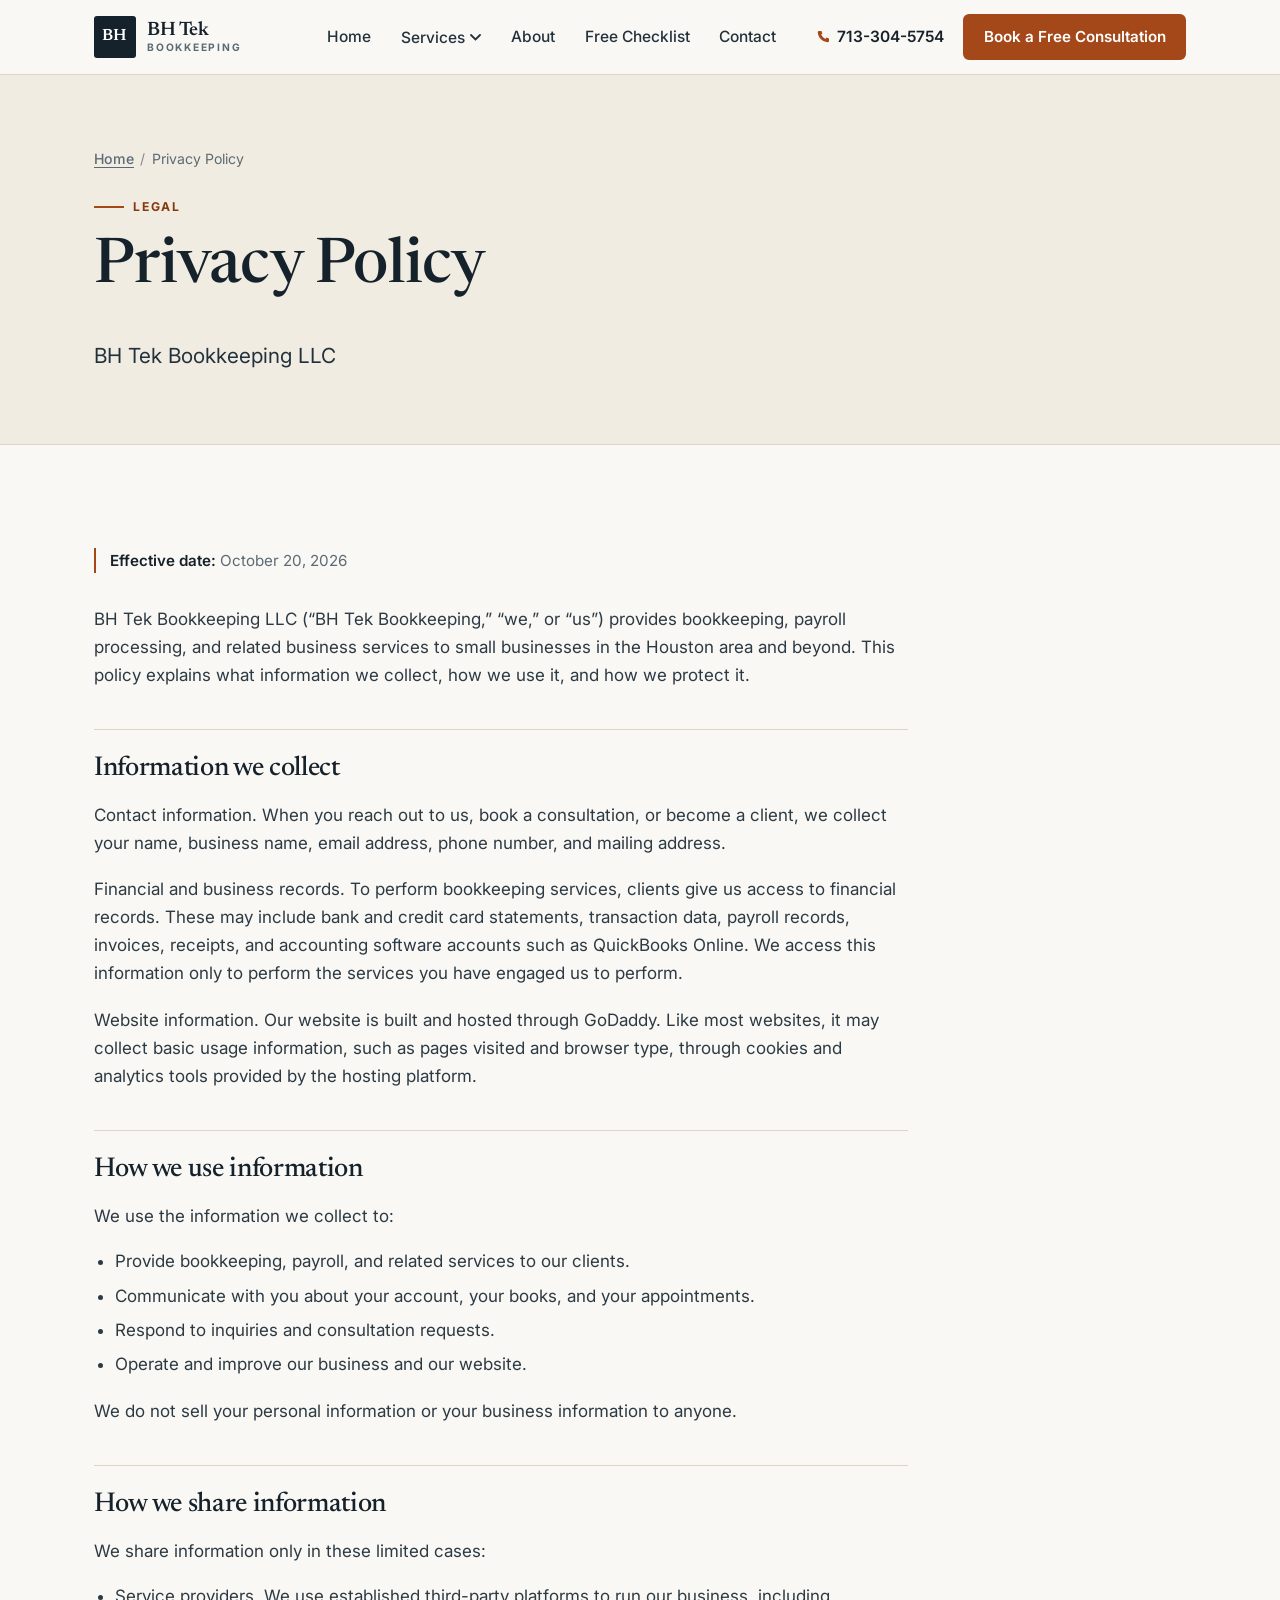
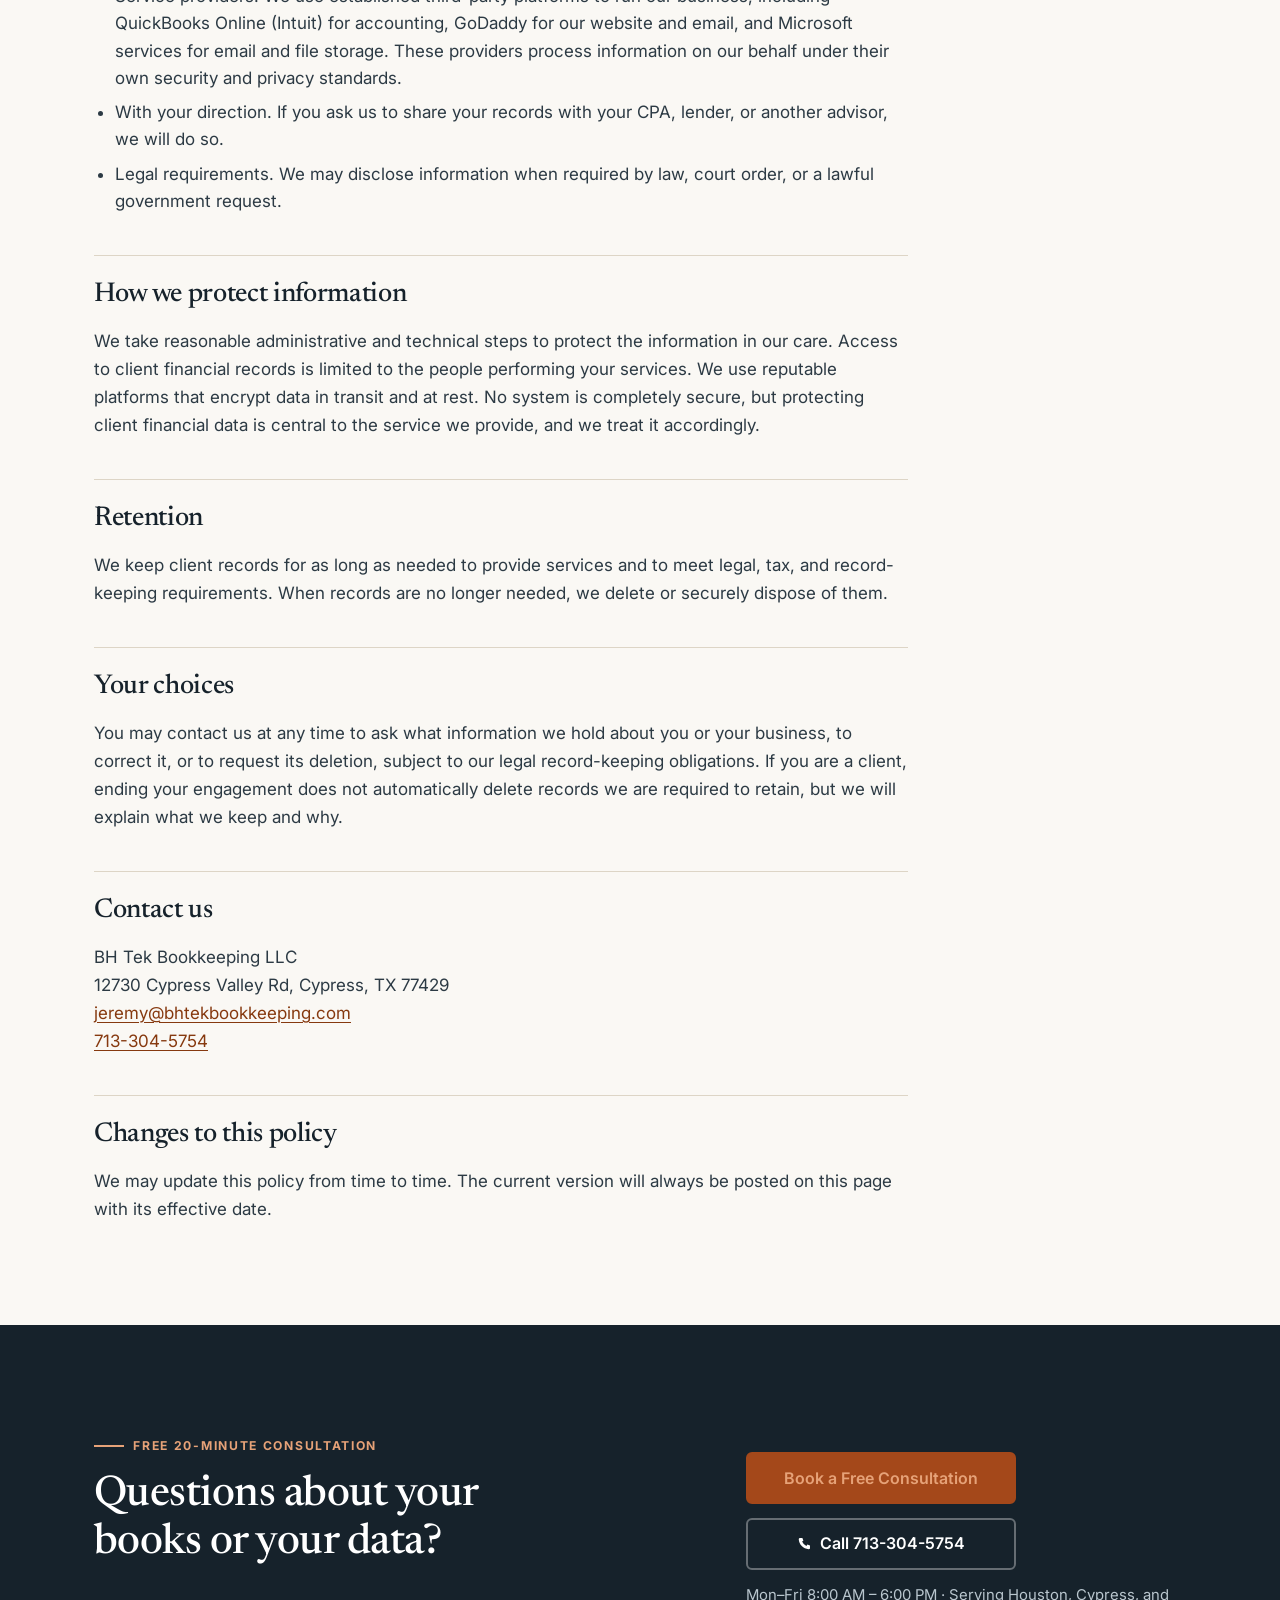
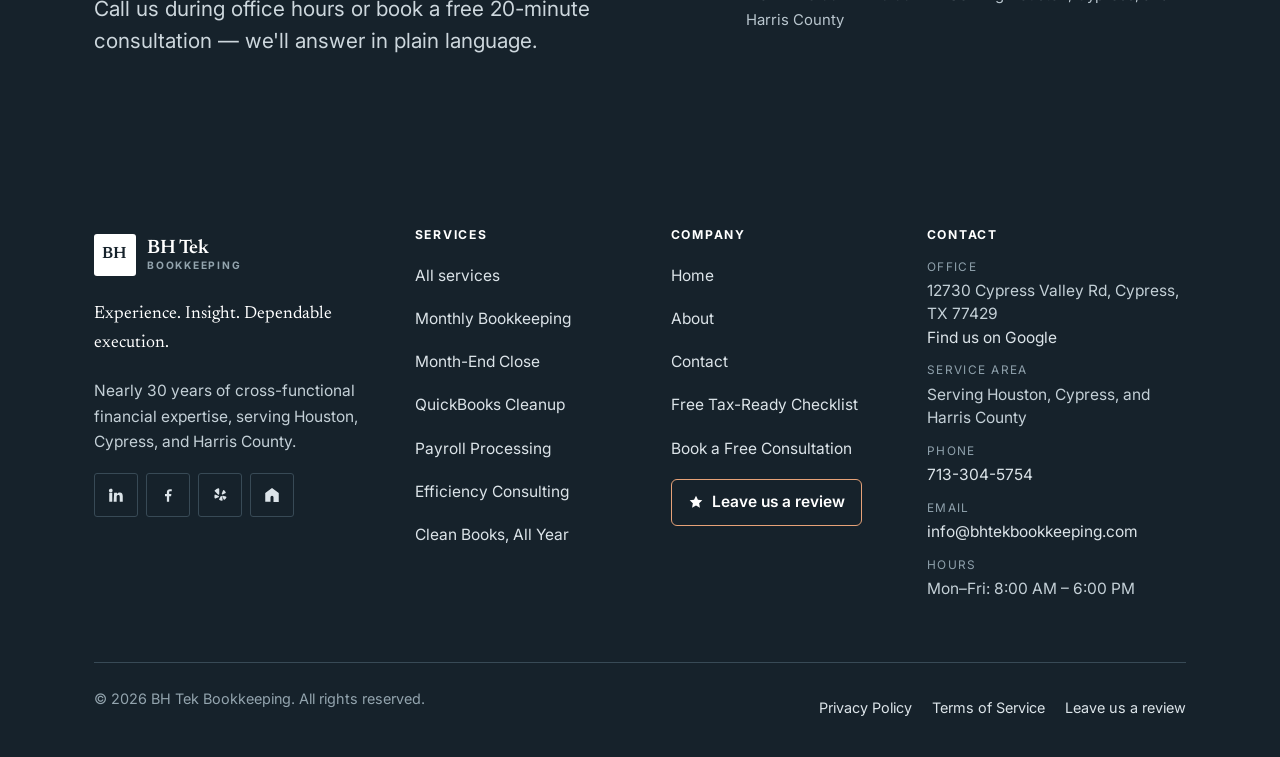
<file: privacy-policy/index.html>
<!DOCTYPE html>
<html lang="en">
<head>
  <meta charset="utf-8">
  <meta name="viewport" content="width=device-width, initial-scale=1">
  <title>Privacy Policy — BH Tek Bookkeeping</title>
  <meta name="description" content="How BH Tek Bookkeeping LLC collects, uses, shares and protects your information. Effective October 20, 2026.">
  <meta name="theme-color" content="#16222b">
  <meta property="og:type" content="website">
  <meta property="og:site_name" content="BH Tek Bookkeeping">
  <meta property="og:title" content="Privacy Policy — BH Tek Bookkeeping">
  <meta property="og:description" content="How BH Tek Bookkeeping LLC collects, uses, shares and protects your information. Effective October 20, 2026.">
  <meta property="og:image" content="/images/source/00-hero.jpg">
  <meta name="twitter:card" content="summary_large_image">
  <link rel="icon" href="/favicon.svg" type="image/svg+xml">
  <link rel="apple-touch-icon" href="/favicon.svg">
  <link rel="preconnect" href="https://fonts.googleapis.com">
  <link rel="preconnect" href="https://fonts.gstatic.com" crossorigin>
  <link rel="stylesheet" href="https://fonts.googleapis.com/css2?family=Inter:wght@400;500;600;700&family=Newsreader:opsz,wght@6..72,400;6..72,500;6..72,600&display=swap">
  <link rel="stylesheet" href="/assets/css/site.css">
</head>
<body>
<a class="skip-link" href="#main">Skip to main content</a>

<header class="site-header">
  <div class="wrap header-inner">
    <a class="brand" href="/" aria-label="BH Tek Bookkeeping — home">
      <span class="brand-mark" aria-hidden="true"><span>BH</span></span>
      <span class="brand-text">
        <span class="brand-name">BH Tek</span>
        <span class="brand-sub">Bookkeeping</span>
      </span>
    </a>

    <nav class="nav" aria-label="Main">
      <ul class="nav-list">
        <li><a class="nav-link" href="/">Home</a></li>
        <li data-submenu-wrap>
          <button class="nav-toggle" type="button" data-submenu-toggle aria-expanded="false" aria-controls="services-menu">
            Services
            <svg width="11" height="7" viewBox="0 0 11 7" aria-hidden="true" focusable="false"><path d="M1 1l4.5 4.5L10 1" fill="none" stroke="currentColor" stroke-width="1.8" stroke-linecap="round"/></svg>
          </button>
          <ul class="submenu" id="services-menu" hidden>
            <li><a href="/services/">All services<small>Overview of how we work</small></a></li>
            <li><a href="/monthly-bookkeeping/">Monthly Bookkeeping<small>Books handled every month</small></a></li>
            <li><a href="/month-end-close/">Month-End Close<small>Reconciled, reviewed, on schedule</small></a></li>
            <li><a href="/quickbooks-cleanup/">QuickBooks Cleanup<small>Catch-up and file repair</small></a></li>
            <li><a href="/payroll-processing/">Payroll Processing<small>Runs, filings and W-2s</small></a></li>
            <li><a href="/efficiency-consulting/">Efficiency Consulting<small>Fix what slows you down</small></a></li>
            <li><a href="/tax-ready/">Clean Books, All Year<small>Tax-ready every month</small></a></li>
          </ul>
        </li>
        <li><a class="nav-link" href="/about/">About</a></li>
        <li><a class="nav-link" href="/tax-ready-checklist/">Free Checklist</a></li>
        <li><a class="nav-link" href="/contact/">Contact</a></li>
      </ul>
    </nav>

    <div class="header-actions">
      <a class="header-phone" href="tel:+17133045754"><svg width="16" height="16" viewBox="0 0 24 24" aria-hidden="true" focusable="false"><path d="M6.6 3h3l1.5 4-2 1.4a12 12 0 006.5 6.5l1.4-2 4 1.5v3A2 2 0 0119 19.9C10.8 19.3 4.7 13.2 4.1 5A2 2 0 016.1 3z" fill="currentColor"/></svg><span>713-304-5754</span></a>
      <a class="btn btn-primary header-cta" href="https://calendly.com/jeremy-bhtekbookkeeping/30min">Book a Free Consultation</a>
      <button class="menu-btn" type="button" data-menu-btn aria-expanded="false" aria-controls="mobile-nav">
        <svg width="18" height="14" viewBox="0 0 18 14" aria-hidden="true" focusable="false"><path d="M0 1h18M0 7h18M0 13h18" stroke="currentColor" stroke-width="2"/></svg>
        <span data-menu-label>Menu</span>
      </button>
    </div>
  </div>

  <div class="mobile-nav wrap" id="mobile-nav" data-mobile-nav hidden>
    <ul>
      <li><a href="/">Home</a></li>
      <li class="m-label">Services</li>
        <li class="sub"><a href="/services/">All services</a></li>
        <li class="sub"><a href="/monthly-bookkeeping/">Monthly Bookkeeping</a></li>
        <li class="sub"><a href="/month-end-close/">Month-End Close</a></li>
        <li class="sub"><a href="/quickbooks-cleanup/">QuickBooks Cleanup</a></li>
        <li class="sub"><a href="/payroll-processing/">Payroll Processing</a></li>
        <li class="sub"><a href="/efficiency-consulting/">Efficiency Consulting</a></li>
        <li class="sub"><a href="/tax-ready/">Clean Books, All Year</a></li>
      <li class="m-label">More</li>
      <li><a href="/about/">About</a></li>
      <li><a href="/tax-ready-checklist/">Free Tax-Ready Checklist</a></li>
      <li><a href="/contact/">Contact</a></li>
      <li><a href="/review">Leave us a review</a></li>
    </ul>
    <a class="btn btn-primary" href="https://calendly.com/jeremy-bhtekbookkeeping/30min">Book a Free Consultation</a>
  </div>
</header>

<main id="main">
<section class="page-hero">
  <div class="wrap">
    <nav class="breadcrumbs" aria-label="Breadcrumb">
      <ol><li><a href="/">Home</a></li><li aria-current="page">Privacy Policy</li></ol>
    </nav>
    <p class="eyebrow">Legal</p>
    <h1>Privacy Policy</h1>
    <p class="lede">BH Tek Bookkeeping LLC</p>
  </div>
</section>

<section class="band">
  <div class="wrap">
    <div class="prose">
      <p class="meta"><strong>Effective date:</strong> October 20, 2026</p>

      <p>BH Tek Bookkeeping LLC (&ldquo;BH Tek Bookkeeping,&rdquo; &ldquo;we,&rdquo; or &ldquo;us&rdquo;) provides bookkeeping, payroll processing, and related business services to small businesses in the Houston area and beyond. This policy explains what information we collect, how we use it, and how we protect it.</p>

      <h2>Information we collect</h2>
      <p>Contact information. When you reach out to us, book a consultation, or become a client, we collect your name, business name, email address, phone number, and mailing address.</p>
      <p>Financial and business records. To perform bookkeeping services, clients give us access to financial records. These may include bank and credit card statements, transaction data, payroll records, invoices, receipts, and accounting software accounts such as QuickBooks Online. We access this information only to perform the services you have engaged us to perform.</p>
      <p>Website information. Our website is built and hosted through GoDaddy. Like most websites, it may collect basic usage information, such as pages visited and browser type, through cookies and analytics tools provided by the hosting platform.</p>

      <h2>How we use information</h2>
      <p>We use the information we collect to:</p>
      <ul>
        <li>Provide bookkeeping, payroll, and related services to our clients.</li>
        <li>Communicate with you about your account, your books, and your appointments.</li>
        <li>Respond to inquiries and consultation requests.</li>
        <li>Operate and improve our business and our website.</li>
      </ul>
      <p>We do not sell your personal information or your business information to anyone.</p>

      <h2>How we share information</h2>
      <p>We share information only in these limited cases:</p>
      <ul>
        <li>Service providers. We use established third-party platforms to run our business, including QuickBooks Online (Intuit) for accounting, GoDaddy for our website and email, and Microsoft services for email and file storage. These providers process information on our behalf under their own security and privacy standards.</li>
        <li>With your direction. If you ask us to share your records with your CPA, lender, or another advisor, we will do so.</li>
        <li>Legal requirements. We may disclose information when required by law, court order, or a lawful government request.</li>
      </ul>

      <h2>How we protect information</h2>
      <p>We take reasonable administrative and technical steps to protect the information in our care. Access to client financial records is limited to the people performing your services. We use reputable platforms that encrypt data in transit and at rest. No system is completely secure, but protecting client financial data is central to the service we provide, and we treat it accordingly.</p>

      <h2>Retention</h2>
      <p>We keep client records for as long as needed to provide services and to meet legal, tax, and record-keeping requirements. When records are no longer needed, we delete or securely dispose of them.</p>

      <h2>Your choices</h2>
      <p>You may contact us at any time to ask what information we hold about you or your business, to correct it, or to request its deletion, subject to our legal record-keeping obligations. If you are a client, ending your engagement does not automatically delete records we are required to retain, but we will explain what we keep and why.</p>

      <h2>Contact us</h2>
      <p>BH Tek Bookkeeping LLC<br>
      12730 Cypress Valley Rd, Cypress, TX 77429<br>
      <a href="mailto:jeremy@bhtekbookkeeping.com">jeremy@bhtekbookkeeping.com</a><br>
      <a href="tel:+17133045754">713-304-5754</a></p>

      <h2>Changes to this policy</h2>
      <p>We may update this policy from time to time. The current version will always be posted on this page with its effective date.</p>
    </div>
  </div>
</section>

<section class="band band-ink">
  <div class="wrap cta-grid">
    <div>
      <p class="eyebrow">Free 20-minute consultation</p>
      <h2>Questions about your books or your data?</h2>
      <p class="lede">Call us during office hours or book a free 20-minute consultation — we'll answer in plain language.</p>
    </div>
    <div class="cta-actions">
      <a class="btn btn-primary" href="https://calendly.com/jeremy-bhtekbookkeeping/30min">Book a Free Consultation</a>
      <a class="btn btn-ghost" href="tel:+17133045754"><svg width="16" height="16" viewBox="0 0 24 24" aria-hidden="true" focusable="false"><path d="M6.6 3h3l1.5 4-2 1.4a12 12 0 006.5 6.5l1.4-2 4 1.5v3A2 2 0 0119 19.9C10.8 19.3 4.7 13.2 4.1 5A2 2 0 016.1 3z" fill="currentColor"/></svg> Call 713-304-5754</a>
      <p class="cta-micro">Mon–Fri 8:00&nbsp;AM – 6:00&nbsp;PM · Serving Houston, Cypress, and Harris County</p>
    </div>
  </div>
</section>
</main>

<footer class="site-footer">
  <div class="wrap">
    <div class="footer-grid">
      <div>
        <a class="brand footer-brand" href="/" aria-label="BH Tek Bookkeeping — home">
      <span class="brand-mark" aria-hidden="true"><span>BH</span></span>
      <span class="brand-text">
        <span class="brand-name">BH Tek</span>
        <span class="brand-sub">Bookkeeping</span>
      </span>
    </a>
        <p class="footer-tag">Experience. Insight. Dependable execution.</p>
        <p>Nearly 30 years of cross-functional financial expertise, serving Houston, Cypress, and Harris County.</p>
        <div class="socials">
          <a href="https://www.linkedin.com/company/125004186" aria-label="BH Tek Bookkeeping on LinkedIn"><svg width="18" height="18" viewBox="0 0 24 24" aria-hidden="true" focusable="false"><path d="M4.98 3.5A2.5 2.5 0 112.5 6 2.5 2.5 0 014.98 3.5zM3 8.98h4V21H3zM9.5 8.98h3.8v1.64h.06A4.2 4.2 0 0117 8.7c3 0 4 1.95 4 4.8V21h-4v-6.5c0-1.6-.6-2.5-1.9-2.5-1.1 0-1.8.74-2.1 1.46-.1.25-.12.6-.12.96V21h-4z" fill="currentColor"/></svg></a>
          <a href="https://www.facebook.com/people/BH-Tek-Bookkeeping/61590239955620/" aria-label="BH Tek Bookkeeping on Facebook"><svg width="18" height="18" viewBox="0 0 24 24" aria-hidden="true" focusable="false"><path d="M13.5 21v-7.5h2.6l.4-3h-3V8.6c0-.87.24-1.46 1.5-1.46H17V4.4A20 20 0 0014.6 4.3c-2.4 0-4.1 1.46-4.1 4.16v2.04H8v3h2.5V21z" fill="currentColor"/></svg></a>
          <a href="https://www.yelp.com/biz/bh-tek-bookkeeping-houston" aria-label="BH Tek Bookkeeping on Yelp"><svg width="18" height="18" viewBox="0 0 24 24" aria-hidden="true" focusable="false"><path d="M11 3.4v7.3c0 .9-1.1 1.3-1.7.6L5.1 7.1a1 1 0 01.2-1.6A11 11 0 019.6 3c.8-.1 1.4.4 1.4 1.1zM10.3 13.3c.6.5.4 1.5-.3 1.8l-4 1.5a1 1 0 01-1.3-.8 10 10 0 010-3.4 1 1 0 011.4-.8zM13.2 13.4c.6-.4 1.4 0 1.5.7l.8 4.2a1 1 0 01-1 1.2 10 10 0 01-3.1-.8 1 1 0 01-.3-1.6zM15.5 11.2c-.8.2-1.4-.6-1.1-1.3l1.6-3.9a1 1 0 011.6-.3 10 10 0 012 2.7 1 1 0 01-.7 1.4zM15.9 13.1l3.9 1a1 1 0 01.6 1.5 10 10 0 01-2 2.3 1 1 0 01-1.6-.3l-1.7-3.2c-.3-.6.2-1.4.8-1.3z" fill="currentColor"/></svg></a>
          <a href="https://nextdoor.com/page/bh-tek-bookkeeping-houston-tx/" aria-label="BH Tek Bookkeeping on Nextdoor"><svg width="18" height="18" viewBox="0 0 24 24" aria-hidden="true" focusable="false"><path d="M12 2.6l9 6.6v12H14v-6.1a2 2 0 00-4 0V21H3V9.2z" fill="currentColor"/></svg></a>
        </div>
      </div>

      <div>
        <h2>Services</h2>
        <ul class="footer-links">
          <li><a href="/services/">All services</a></li>
          <li><a href="/monthly-bookkeeping/">Monthly Bookkeeping</a></li>
          <li><a href="/month-end-close/">Month-End Close</a></li>
          <li><a href="/quickbooks-cleanup/">QuickBooks Cleanup</a></li>
          <li><a href="/payroll-processing/">Payroll Processing</a></li>
          <li><a href="/efficiency-consulting/">Efficiency Consulting</a></li>
          <li><a href="/tax-ready/">Clean Books, All Year</a></li>
        </ul>
      </div>

      <div>
        <h2>Company</h2>
        <ul class="footer-links">
          <li><a href="/">Home</a></li>
          <li><a href="/about/">About</a></li>
          <li><a href="/contact/">Contact</a></li>
          <li><a href="/tax-ready-checklist/">Free Tax-Ready Checklist</a></li>
          <li><a href="https://calendly.com/jeremy-bhtekbookkeeping/30min">Book a Free Consultation</a></li>
        </ul>
        <a class="footer-review" href="/review"><svg width="16" height="16" viewBox="0 0 24 24" aria-hidden="true" focusable="false"><path d="M12 2.5l2.9 6 6.6.9-4.8 4.6 1.2 6.5L12 17.4 6.1 20.5l1.2-6.5L2.5 9.4l6.6-.9z" fill="currentColor"/></svg> Leave us a review</a>
      </div>

      <div>
        <h2>Contact</h2>
        <ul class="footer-contact">
          <li><span class="k">Office</span>12730 Cypress Valley Rd, Cypress, TX 77429<br><a href="https://www.google.com/maps/place/BH+Tek+Bookkeeping/@29.9628814,-95.6595902,17z/data=!4m6!3m5!1s0x8640d5ec797e7875:0xb6de2ed7247eb5f8!8m2!3d29.9628814!4d-95.6595902!16s%2Fg%2F11zz88jj2n">Find us on Google</a></li>
          <li><span class="k">Service area</span>Serving Houston, Cypress, and Harris County</li>
          <li><span class="k">Phone</span><a href="tel:+17133045754">713-304-5754</a></li>
          <li><span class="k">Email</span><a href="mailto:info@bhtekbookkeeping.com">info@bhtekbookkeeping.com</a></li>
          <li><span class="k">Hours</span>Mon–Fri: 8:00&nbsp;AM – 6:00&nbsp;PM</li>
        </ul>
      </div>
    </div>

    <div class="footer-bottom">
      <p>© 2026 BH Tek Bookkeeping. All rights reserved.</p>
      <ul>
        <li><a href="/privacy-policy/">Privacy Policy</a></li>
        <li><a href="/terms-of-service/">Terms of Service</a></li>
        <li><a href="/review">Leave us a review</a></li>
      </ul>
    </div>
  </div>
</footer>

<div class="callbar">
  <a class="btn btn-ghost" href="tel:+17133045754"><svg width="16" height="16" viewBox="0 0 24 24" aria-hidden="true" focusable="false"><path d="M6.6 3h3l1.5 4-2 1.4a12 12 0 006.5 6.5l1.4-2 4 1.5v3A2 2 0 0119 19.9C10.8 19.3 4.7 13.2 4.1 5A2 2 0 016.1 3z" fill="currentColor"/></svg> Call now</a>
  <a class="btn btn-primary" href="https://calendly.com/jeremy-bhtekbookkeeping/30min">Book free call</a>
</div>

<script src="/assets/js/site.js" defer></script>
</body>
</html>
</file>
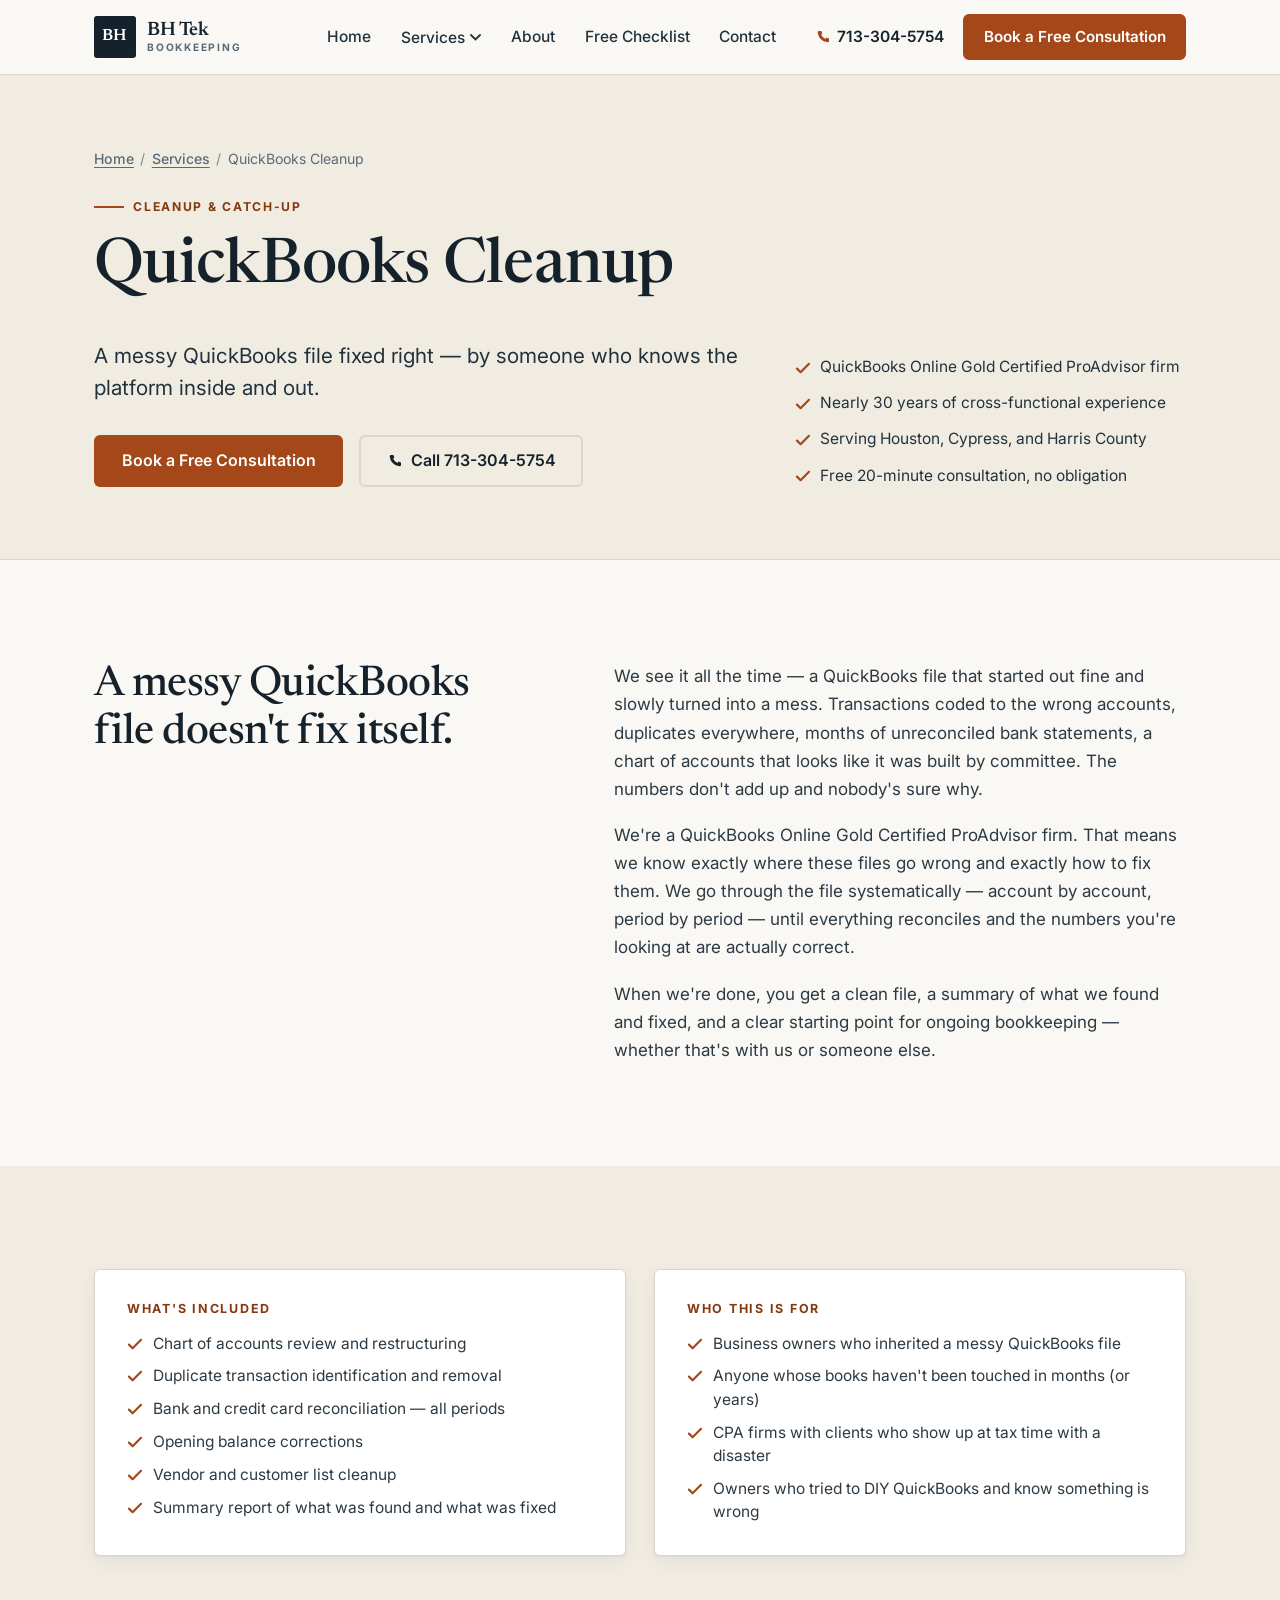
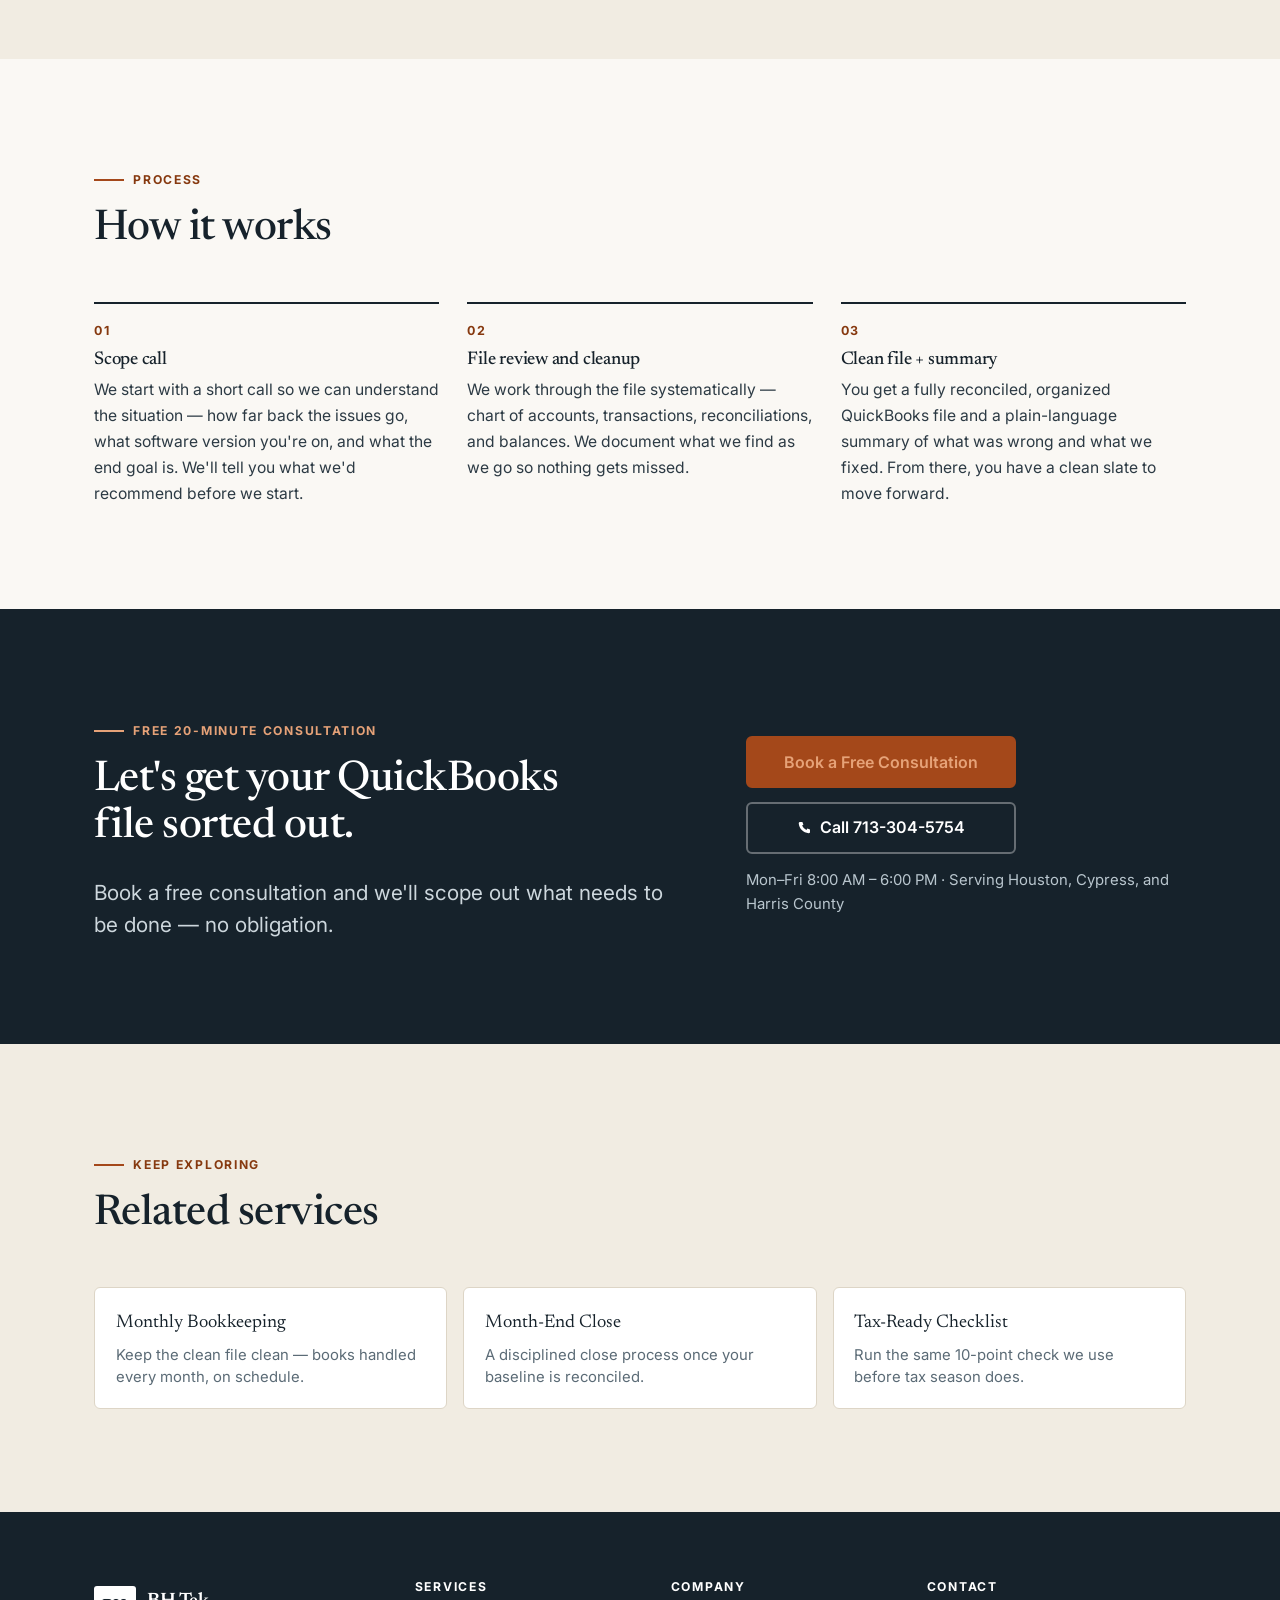
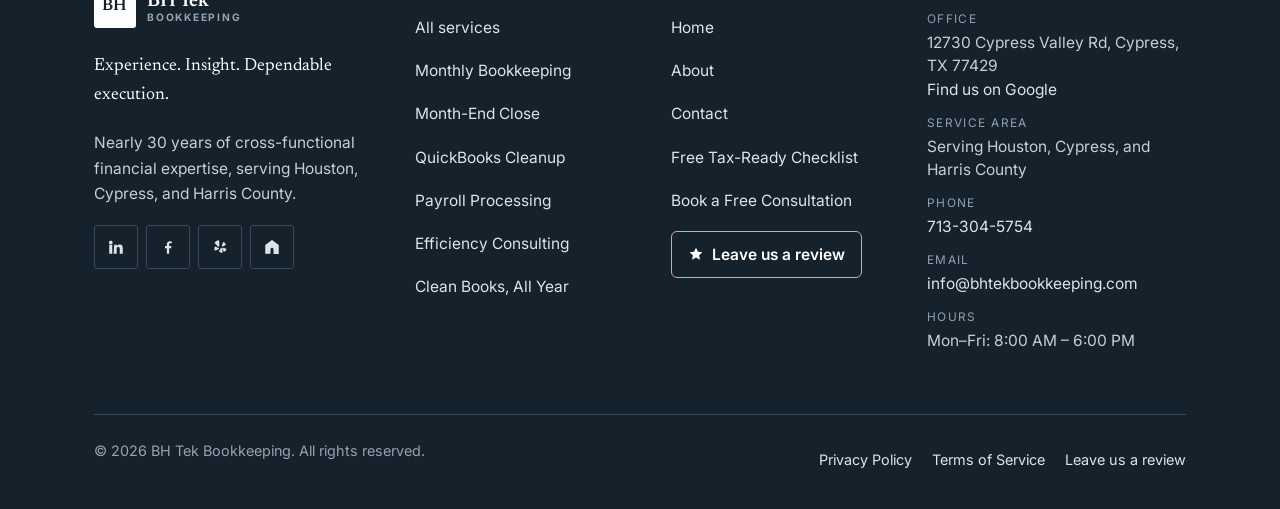
<file: quickbooks-cleanup/index.html>
<!DOCTYPE html>
<html lang="en">
<head>
  <meta charset="utf-8">
  <meta name="viewport" content="width=device-width, initial-scale=1">
  <title>QuickBooks Cleanup & Catch-Up in Houston | BH Tek Bookkeeping</title>
  <meta name="description" content="QuickBooks Online a mess? We fix chart of accounts, duplicates and unreconciled transactions for Houston small businesses. QuickBooks Online Gold Certified ProAdvisor.">
  <meta name="theme-color" content="#16222b">
  <meta property="og:type" content="website">
  <meta property="og:site_name" content="BH Tek Bookkeeping">
  <meta property="og:title" content="QuickBooks Cleanup & Catch-Up in Houston | BH Tek Bookkeeping">
  <meta property="og:description" content="QuickBooks Online a mess? We fix chart of accounts, duplicates and unreconciled transactions for Houston small businesses. QuickBooks Online Gold Certified ProAdvisor.">
  <meta property="og:image" content="/images/source/00-hero.jpg">
  <meta name="twitter:card" content="summary_large_image">
  <link rel="icon" href="/favicon.svg" type="image/svg+xml">
  <link rel="apple-touch-icon" href="/favicon.svg">
  <link rel="preconnect" href="https://fonts.googleapis.com">
  <link rel="preconnect" href="https://fonts.gstatic.com" crossorigin>
  <link rel="stylesheet" href="https://fonts.googleapis.com/css2?family=Inter:wght@400;500;600;700&family=Newsreader:opsz,wght@6..72,400;6..72,500;6..72,600&display=swap">
  <link rel="stylesheet" href="/assets/css/site.css">
</head>
<body>
<a class="skip-link" href="#main">Skip to main content</a>

<header class="site-header">
  <div class="wrap header-inner">
    <a class="brand" href="/" aria-label="BH Tek Bookkeeping — home">
      <span class="brand-mark" aria-hidden="true"><span>BH</span></span>
      <span class="brand-text">
        <span class="brand-name">BH Tek</span>
        <span class="brand-sub">Bookkeeping</span>
      </span>
    </a>

    <nav class="nav" aria-label="Main">
      <ul class="nav-list">
        <li><a class="nav-link" href="/">Home</a></li>
        <li data-submenu-wrap>
          <button class="nav-toggle" type="button" data-submenu-toggle aria-expanded="false" aria-controls="services-menu">
            Services
            <svg width="11" height="7" viewBox="0 0 11 7" aria-hidden="true" focusable="false"><path d="M1 1l4.5 4.5L10 1" fill="none" stroke="currentColor" stroke-width="1.8" stroke-linecap="round"/></svg>
          </button>
          <ul class="submenu" id="services-menu" hidden>
            <li><a href="/services/">All services<small>Overview of how we work</small></a></li>
            <li><a href="/monthly-bookkeeping/">Monthly Bookkeeping<small>Books handled every month</small></a></li>
            <li><a href="/month-end-close/">Month-End Close<small>Reconciled, reviewed, on schedule</small></a></li>
            <li><a href="/quickbooks-cleanup/" aria-current="page">QuickBooks Cleanup<small>Catch-up and file repair</small></a></li>
            <li><a href="/payroll-processing/">Payroll Processing<small>Runs, filings and W-2s</small></a></li>
            <li><a href="/efficiency-consulting/">Efficiency Consulting<small>Fix what slows you down</small></a></li>
            <li><a href="/tax-ready/">Clean Books, All Year<small>Tax-ready every month</small></a></li>
          </ul>
        </li>
        <li><a class="nav-link" href="/about/">About</a></li>
        <li><a class="nav-link" href="/tax-ready-checklist/">Free Checklist</a></li>
        <li><a class="nav-link" href="/contact/">Contact</a></li>
      </ul>
    </nav>

    <div class="header-actions">
      <a class="header-phone" href="tel:+17133045754"><svg width="16" height="16" viewBox="0 0 24 24" aria-hidden="true" focusable="false"><path d="M6.6 3h3l1.5 4-2 1.4a12 12 0 006.5 6.5l1.4-2 4 1.5v3A2 2 0 0119 19.9C10.8 19.3 4.7 13.2 4.1 5A2 2 0 016.1 3z" fill="currentColor"/></svg><span>713-304-5754</span></a>
      <a class="btn btn-primary header-cta" href="https://calendly.com/jeremy-bhtekbookkeeping/30min">Book a Free Consultation</a>
      <button class="menu-btn" type="button" data-menu-btn aria-expanded="false" aria-controls="mobile-nav">
        <svg width="18" height="14" viewBox="0 0 18 14" aria-hidden="true" focusable="false"><path d="M0 1h18M0 7h18M0 13h18" stroke="currentColor" stroke-width="2"/></svg>
        <span data-menu-label>Menu</span>
      </button>
    </div>
  </div>

  <div class="mobile-nav wrap" id="mobile-nav" data-mobile-nav hidden>
    <ul>
      <li><a href="/">Home</a></li>
      <li class="m-label">Services</li>
        <li class="sub"><a href="/services/">All services</a></li>
        <li class="sub"><a href="/monthly-bookkeeping/">Monthly Bookkeeping</a></li>
        <li class="sub"><a href="/month-end-close/">Month-End Close</a></li>
        <li class="sub"><a href="/quickbooks-cleanup/" aria-current="page">QuickBooks Cleanup</a></li>
        <li class="sub"><a href="/payroll-processing/">Payroll Processing</a></li>
        <li class="sub"><a href="/efficiency-consulting/">Efficiency Consulting</a></li>
        <li class="sub"><a href="/tax-ready/">Clean Books, All Year</a></li>
      <li class="m-label">More</li>
      <li><a href="/about/">About</a></li>
      <li><a href="/tax-ready-checklist/">Free Tax-Ready Checklist</a></li>
      <li><a href="/contact/">Contact</a></li>
      <li><a href="/review">Leave us a review</a></li>
    </ul>
    <a class="btn btn-primary" href="https://calendly.com/jeremy-bhtekbookkeeping/30min">Book a Free Consultation</a>
  </div>
</header>

<main id="main">
<section class="page-hero">
  <div class="wrap">
    <nav class="breadcrumbs" aria-label="Breadcrumb">
      <ol><li><a href="/">Home</a></li><li><a href="/services/">Services</a></li><li aria-current="page">QuickBooks Cleanup</li></ol>
    </nav>
    <div class="page-hero-grid">
      <div>
        <p class="eyebrow">Cleanup &amp; Catch-Up</p>
        <h1>QuickBooks Cleanup</h1>
        <p class="lede">A messy QuickBooks file fixed right — by someone who knows the platform inside and out.</p>
        <div class="btn-row">
          <a class="btn btn-primary" href="https://calendly.com/jeremy-bhtekbookkeeping/30min">Book a Free Consultation</a>
          <a class="btn btn-ghost" href="tel:+17133045754"><svg width="16" height="16" viewBox="0 0 24 24" aria-hidden="true" focusable="false"><path d="M6.6 3h3l1.5 4-2 1.4a12 12 0 006.5 6.5l1.4-2 4 1.5v3A2 2 0 0119 19.9C10.8 19.3 4.7 13.2 4.1 5A2 2 0 016.1 3z" fill="currentColor"/></svg> Call 713-304-5754</a>
        </div>
      </div>
      <div>
        <ul class="trust">
      <li><svg width="16" height="16" viewBox="0 0 16 16" aria-hidden="true" focusable="false"><path d="M2 8.6l3.6 3.6L14 3.8" fill="none" stroke="currentColor" stroke-width="2.2" stroke-linecap="round" stroke-linejoin="round"/></svg><span>QuickBooks Online Gold Certified ProAdvisor firm</span></li>
      <li><svg width="16" height="16" viewBox="0 0 16 16" aria-hidden="true" focusable="false"><path d="M2 8.6l3.6 3.6L14 3.8" fill="none" stroke="currentColor" stroke-width="2.2" stroke-linecap="round" stroke-linejoin="round"/></svg><span>Nearly 30 years of cross-functional experience</span></li>
      <li><svg width="16" height="16" viewBox="0 0 16 16" aria-hidden="true" focusable="false"><path d="M2 8.6l3.6 3.6L14 3.8" fill="none" stroke="currentColor" stroke-width="2.2" stroke-linecap="round" stroke-linejoin="round"/></svg><span>Serving Houston, Cypress, and Harris County</span></li>
      <li><svg width="16" height="16" viewBox="0 0 16 16" aria-hidden="true" focusable="false"><path d="M2 8.6l3.6 3.6L14 3.8" fill="none" stroke="currentColor" stroke-width="2.2" stroke-linecap="round" stroke-linejoin="round"/></svg><span>Free 20-minute consultation, no obligation</span></li>
    </ul>
      </div>
    </div>
  </div>
</section>

<section class="band">
  <div class="wrap split split-lead">
    <div class="reveal">
      <h2>A messy QuickBooks file doesn't fix itself.</h2>
    </div>
    <div class="reveal">
      <p>We see it all the time — a QuickBooks file that started out fine and slowly turned into a mess. Transactions coded to the wrong accounts, duplicates everywhere, months of unreconciled bank statements, a chart of accounts that looks like it was built by committee. The numbers don't add up and nobody's sure why.</p>
      <p>We're a QuickBooks Online Gold Certified ProAdvisor firm. That means we know exactly where these files go wrong and exactly how to fix them. We go through the file systematically — account by account, period by period — until everything reconciles and the numbers you're looking at are actually correct.</p>
      <p>When we're done, you get a clean file, a summary of what we found and fixed, and a clear starting point for ongoing bookkeeping — whether that's with us or someone else.</p>
    </div>
  </div>
</section>

<section class="band band-paper2">
  <div class="wrap">
    <div class="panels">
      <div class="panel reveal">
        <h3>What's included</h3>
        <ul class="ticks">
      <li><svg width="16" height="16" viewBox="0 0 16 16" aria-hidden="true" focusable="false"><path d="M2 8.6l3.6 3.6L14 3.8" fill="none" stroke="currentColor" stroke-width="2.2" stroke-linecap="round" stroke-linejoin="round"/></svg><span>Chart of accounts review and restructuring</span></li>
      <li><svg width="16" height="16" viewBox="0 0 16 16" aria-hidden="true" focusable="false"><path d="M2 8.6l3.6 3.6L14 3.8" fill="none" stroke="currentColor" stroke-width="2.2" stroke-linecap="round" stroke-linejoin="round"/></svg><span>Duplicate transaction identification and removal</span></li>
      <li><svg width="16" height="16" viewBox="0 0 16 16" aria-hidden="true" focusable="false"><path d="M2 8.6l3.6 3.6L14 3.8" fill="none" stroke="currentColor" stroke-width="2.2" stroke-linecap="round" stroke-linejoin="round"/></svg><span>Bank and credit card reconciliation — all periods</span></li>
      <li><svg width="16" height="16" viewBox="0 0 16 16" aria-hidden="true" focusable="false"><path d="M2 8.6l3.6 3.6L14 3.8" fill="none" stroke="currentColor" stroke-width="2.2" stroke-linecap="round" stroke-linejoin="round"/></svg><span>Opening balance corrections</span></li>
      <li><svg width="16" height="16" viewBox="0 0 16 16" aria-hidden="true" focusable="false"><path d="M2 8.6l3.6 3.6L14 3.8" fill="none" stroke="currentColor" stroke-width="2.2" stroke-linecap="round" stroke-linejoin="round"/></svg><span>Vendor and customer list cleanup</span></li>
      <li><svg width="16" height="16" viewBox="0 0 16 16" aria-hidden="true" focusable="false"><path d="M2 8.6l3.6 3.6L14 3.8" fill="none" stroke="currentColor" stroke-width="2.2" stroke-linecap="round" stroke-linejoin="round"/></svg><span>Summary report of what was found and what was fixed</span></li>
    </ul>
      </div>
      <div class="panel reveal">
        <h3>Who this is for</h3>
        <ul class="ticks">
      <li><svg width="16" height="16" viewBox="0 0 16 16" aria-hidden="true" focusable="false"><path d="M2 8.6l3.6 3.6L14 3.8" fill="none" stroke="currentColor" stroke-width="2.2" stroke-linecap="round" stroke-linejoin="round"/></svg><span>Business owners who inherited a messy QuickBooks file</span></li>
      <li><svg width="16" height="16" viewBox="0 0 16 16" aria-hidden="true" focusable="false"><path d="M2 8.6l3.6 3.6L14 3.8" fill="none" stroke="currentColor" stroke-width="2.2" stroke-linecap="round" stroke-linejoin="round"/></svg><span>Anyone whose books haven't been touched in months (or years)</span></li>
      <li><svg width="16" height="16" viewBox="0 0 16 16" aria-hidden="true" focusable="false"><path d="M2 8.6l3.6 3.6L14 3.8" fill="none" stroke="currentColor" stroke-width="2.2" stroke-linecap="round" stroke-linejoin="round"/></svg><span>CPA firms with clients who show up at tax time with a disaster</span></li>
      <li><svg width="16" height="16" viewBox="0 0 16 16" aria-hidden="true" focusable="false"><path d="M2 8.6l3.6 3.6L14 3.8" fill="none" stroke="currentColor" stroke-width="2.2" stroke-linecap="round" stroke-linejoin="round"/></svg><span>Owners who tried to DIY QuickBooks and know something is wrong</span></li>
    </ul>
      </div>
    </div>
  </div>
</section>

<section class="band">
  <div class="wrap">
    <div class="section-head reveal">
      <p class="eyebrow">Process</p>
      <h2>How it works</h2>
    </div>
    <ol class="steps">
      <li class="reveal"><span class="n">01</span><h3>Scope call</h3><p>We start with a short call so we can understand the situation — how far back the issues go, what software version you're on, and what the end goal is. We'll tell you what we'd recommend before we start.</p></li>
      <li class="reveal"><span class="n">02</span><h3>File review and cleanup</h3><p>We work through the file systematically — chart of accounts, transactions, reconciliations, and balances. We document what we find as we go so nothing gets missed.</p></li>
      <li class="reveal"><span class="n">03</span><h3>Clean file + summary</h3><p>You get a fully reconciled, organized QuickBooks file and a plain-language summary of what was wrong and what we fixed. From there, you have a clean slate to move forward.</p></li>
    </ol>
  </div>
</section>

<section class="band band-ink">
  <div class="wrap cta-grid">
    <div>
      <p class="eyebrow">Free 20-minute consultation</p>
      <h2>Let's get your QuickBooks file sorted out.</h2>
      <p class="lede">Book a free consultation and we'll scope out what needs to be done — no obligation.</p>
    </div>
    <div class="cta-actions">
      <a class="btn btn-primary" href="https://calendly.com/jeremy-bhtekbookkeeping/30min">Book a Free Consultation</a>
      <a class="btn btn-ghost" href="tel:+17133045754"><svg width="16" height="16" viewBox="0 0 24 24" aria-hidden="true" focusable="false"><path d="M6.6 3h3l1.5 4-2 1.4a12 12 0 006.5 6.5l1.4-2 4 1.5v3A2 2 0 0119 19.9C10.8 19.3 4.7 13.2 4.1 5A2 2 0 016.1 3z" fill="currentColor"/></svg> Call 713-304-5754</a>
      <p class="cta-micro">Mon–Fri 8:00&nbsp;AM – 6:00&nbsp;PM · Serving Houston, Cypress, and Harris County</p>
    </div>
  </div>
</section>

<section class="band band-paper2">
  <div class="wrap">
    <div class="section-head reveal">
      <p class="eyebrow">Keep exploring</p>
      <h2>Related services</h2>
    </div>
    <ul class="related">
      <li><a href="/monthly-bookkeeping/"><span class="t">Monthly Bookkeeping</span><span class="d">Keep the clean file clean — books handled every month, on schedule.</span></a></li>
      <li><a href="/month-end-close/"><span class="t">Month-End Close</span><span class="d">A disciplined close process once your baseline is reconciled.</span></a></li>
      <li><a href="/tax-ready-checklist/"><span class="t">Tax-Ready Checklist</span><span class="d">Run the same 10-point check we use before tax season does.</span></a></li>
    </ul>
  </div>
</section>
</main>

<footer class="site-footer">
  <div class="wrap">
    <div class="footer-grid">
      <div>
        <a class="brand footer-brand" href="/" aria-label="BH Tek Bookkeeping — home">
      <span class="brand-mark" aria-hidden="true"><span>BH</span></span>
      <span class="brand-text">
        <span class="brand-name">BH Tek</span>
        <span class="brand-sub">Bookkeeping</span>
      </span>
    </a>
        <p class="footer-tag">Experience. Insight. Dependable execution.</p>
        <p>Nearly 30 years of cross-functional financial expertise, serving Houston, Cypress, and Harris County.</p>
        <div class="socials">
          <a href="https://www.linkedin.com/company/125004186" aria-label="BH Tek Bookkeeping on LinkedIn"><svg width="18" height="18" viewBox="0 0 24 24" aria-hidden="true" focusable="false"><path d="M4.98 3.5A2.5 2.5 0 112.5 6 2.5 2.5 0 014.98 3.5zM3 8.98h4V21H3zM9.5 8.98h3.8v1.64h.06A4.2 4.2 0 0117 8.7c3 0 4 1.95 4 4.8V21h-4v-6.5c0-1.6-.6-2.5-1.9-2.5-1.1 0-1.8.74-2.1 1.46-.1.25-.12.6-.12.96V21h-4z" fill="currentColor"/></svg></a>
          <a href="https://www.facebook.com/people/BH-Tek-Bookkeeping/61590239955620/" aria-label="BH Tek Bookkeeping on Facebook"><svg width="18" height="18" viewBox="0 0 24 24" aria-hidden="true" focusable="false"><path d="M13.5 21v-7.5h2.6l.4-3h-3V8.6c0-.87.24-1.46 1.5-1.46H17V4.4A20 20 0 0014.6 4.3c-2.4 0-4.1 1.46-4.1 4.16v2.04H8v3h2.5V21z" fill="currentColor"/></svg></a>
          <a href="https://www.yelp.com/biz/bh-tek-bookkeeping-houston" aria-label="BH Tek Bookkeeping on Yelp"><svg width="18" height="18" viewBox="0 0 24 24" aria-hidden="true" focusable="false"><path d="M11 3.4v7.3c0 .9-1.1 1.3-1.7.6L5.1 7.1a1 1 0 01.2-1.6A11 11 0 019.6 3c.8-.1 1.4.4 1.4 1.1zM10.3 13.3c.6.5.4 1.5-.3 1.8l-4 1.5a1 1 0 01-1.3-.8 10 10 0 010-3.4 1 1 0 011.4-.8zM13.2 13.4c.6-.4 1.4 0 1.5.7l.8 4.2a1 1 0 01-1 1.2 10 10 0 01-3.1-.8 1 1 0 01-.3-1.6zM15.5 11.2c-.8.2-1.4-.6-1.1-1.3l1.6-3.9a1 1 0 011.6-.3 10 10 0 012 2.7 1 1 0 01-.7 1.4zM15.9 13.1l3.9 1a1 1 0 01.6 1.5 10 10 0 01-2 2.3 1 1 0 01-1.6-.3l-1.7-3.2c-.3-.6.2-1.4.8-1.3z" fill="currentColor"/></svg></a>
          <a href="https://nextdoor.com/page/bh-tek-bookkeeping-houston-tx/" aria-label="BH Tek Bookkeeping on Nextdoor"><svg width="18" height="18" viewBox="0 0 24 24" aria-hidden="true" focusable="false"><path d="M12 2.6l9 6.6v12H14v-6.1a2 2 0 00-4 0V21H3V9.2z" fill="currentColor"/></svg></a>
        </div>
      </div>

      <div>
        <h2>Services</h2>
        <ul class="footer-links">
          <li><a href="/services/">All services</a></li>
          <li><a href="/monthly-bookkeeping/">Monthly Bookkeeping</a></li>
          <li><a href="/month-end-close/">Month-End Close</a></li>
          <li><a href="/quickbooks-cleanup/">QuickBooks Cleanup</a></li>
          <li><a href="/payroll-processing/">Payroll Processing</a></li>
          <li><a href="/efficiency-consulting/">Efficiency Consulting</a></li>
          <li><a href="/tax-ready/">Clean Books, All Year</a></li>
        </ul>
      </div>

      <div>
        <h2>Company</h2>
        <ul class="footer-links">
          <li><a href="/">Home</a></li>
          <li><a href="/about/">About</a></li>
          <li><a href="/contact/">Contact</a></li>
          <li><a href="/tax-ready-checklist/">Free Tax-Ready Checklist</a></li>
          <li><a href="https://calendly.com/jeremy-bhtekbookkeeping/30min">Book a Free Consultation</a></li>
        </ul>
        <a class="footer-review" href="/review"><svg width="16" height="16" viewBox="0 0 24 24" aria-hidden="true" focusable="false"><path d="M12 2.5l2.9 6 6.6.9-4.8 4.6 1.2 6.5L12 17.4 6.1 20.5l1.2-6.5L2.5 9.4l6.6-.9z" fill="currentColor"/></svg> Leave us a review</a>
      </div>

      <div>
        <h2>Contact</h2>
        <ul class="footer-contact">
          <li><span class="k">Office</span>12730 Cypress Valley Rd, Cypress, TX 77429<br><a href="https://www.google.com/maps/place/BH+Tek+Bookkeeping/@29.9628814,-95.6595902,17z/data=!4m6!3m5!1s0x8640d5ec797e7875:0xb6de2ed7247eb5f8!8m2!3d29.9628814!4d-95.6595902!16s%2Fg%2F11zz88jj2n">Find us on Google</a></li>
          <li><span class="k">Service area</span>Serving Houston, Cypress, and Harris County</li>
          <li><span class="k">Phone</span><a href="tel:+17133045754">713-304-5754</a></li>
          <li><span class="k">Email</span><a href="mailto:info@bhtekbookkeeping.com">info@bhtekbookkeeping.com</a></li>
          <li><span class="k">Hours</span>Mon–Fri: 8:00&nbsp;AM – 6:00&nbsp;PM</li>
        </ul>
      </div>
    </div>

    <div class="footer-bottom">
      <p>© 2026 BH Tek Bookkeeping. All rights reserved.</p>
      <ul>
        <li><a href="/privacy-policy/">Privacy Policy</a></li>
        <li><a href="/terms-of-service/">Terms of Service</a></li>
        <li><a href="/review">Leave us a review</a></li>
      </ul>
    </div>
  </div>
</footer>

<div class="callbar">
  <a class="btn btn-ghost" href="tel:+17133045754"><svg width="16" height="16" viewBox="0 0 24 24" aria-hidden="true" focusable="false"><path d="M6.6 3h3l1.5 4-2 1.4a12 12 0 006.5 6.5l1.4-2 4 1.5v3A2 2 0 0119 19.9C10.8 19.3 4.7 13.2 4.1 5A2 2 0 016.1 3z" fill="currentColor"/></svg> Call now</a>
  <a class="btn btn-primary" href="https://calendly.com/jeremy-bhtekbookkeeping/30min">Book free call</a>
</div>

<script src="/assets/js/site.js" defer></script>
</body>
</html>
</file>
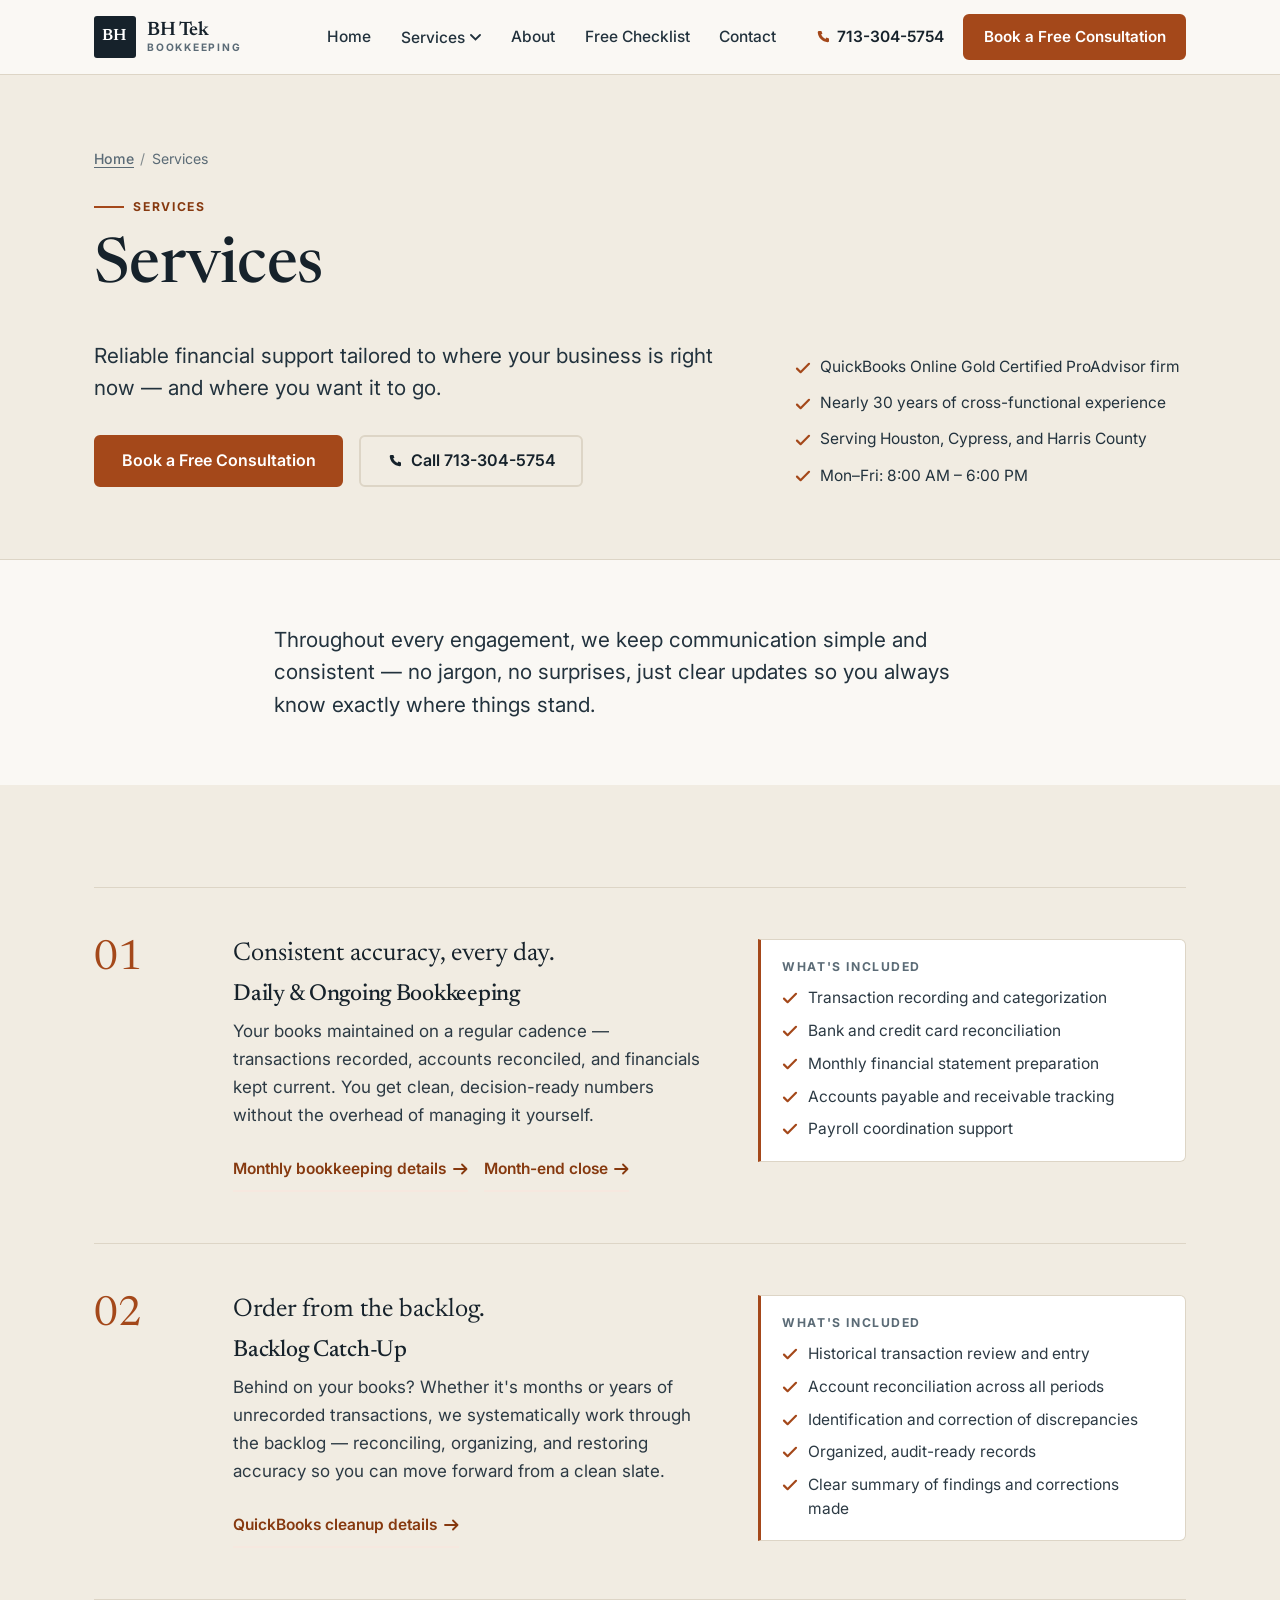
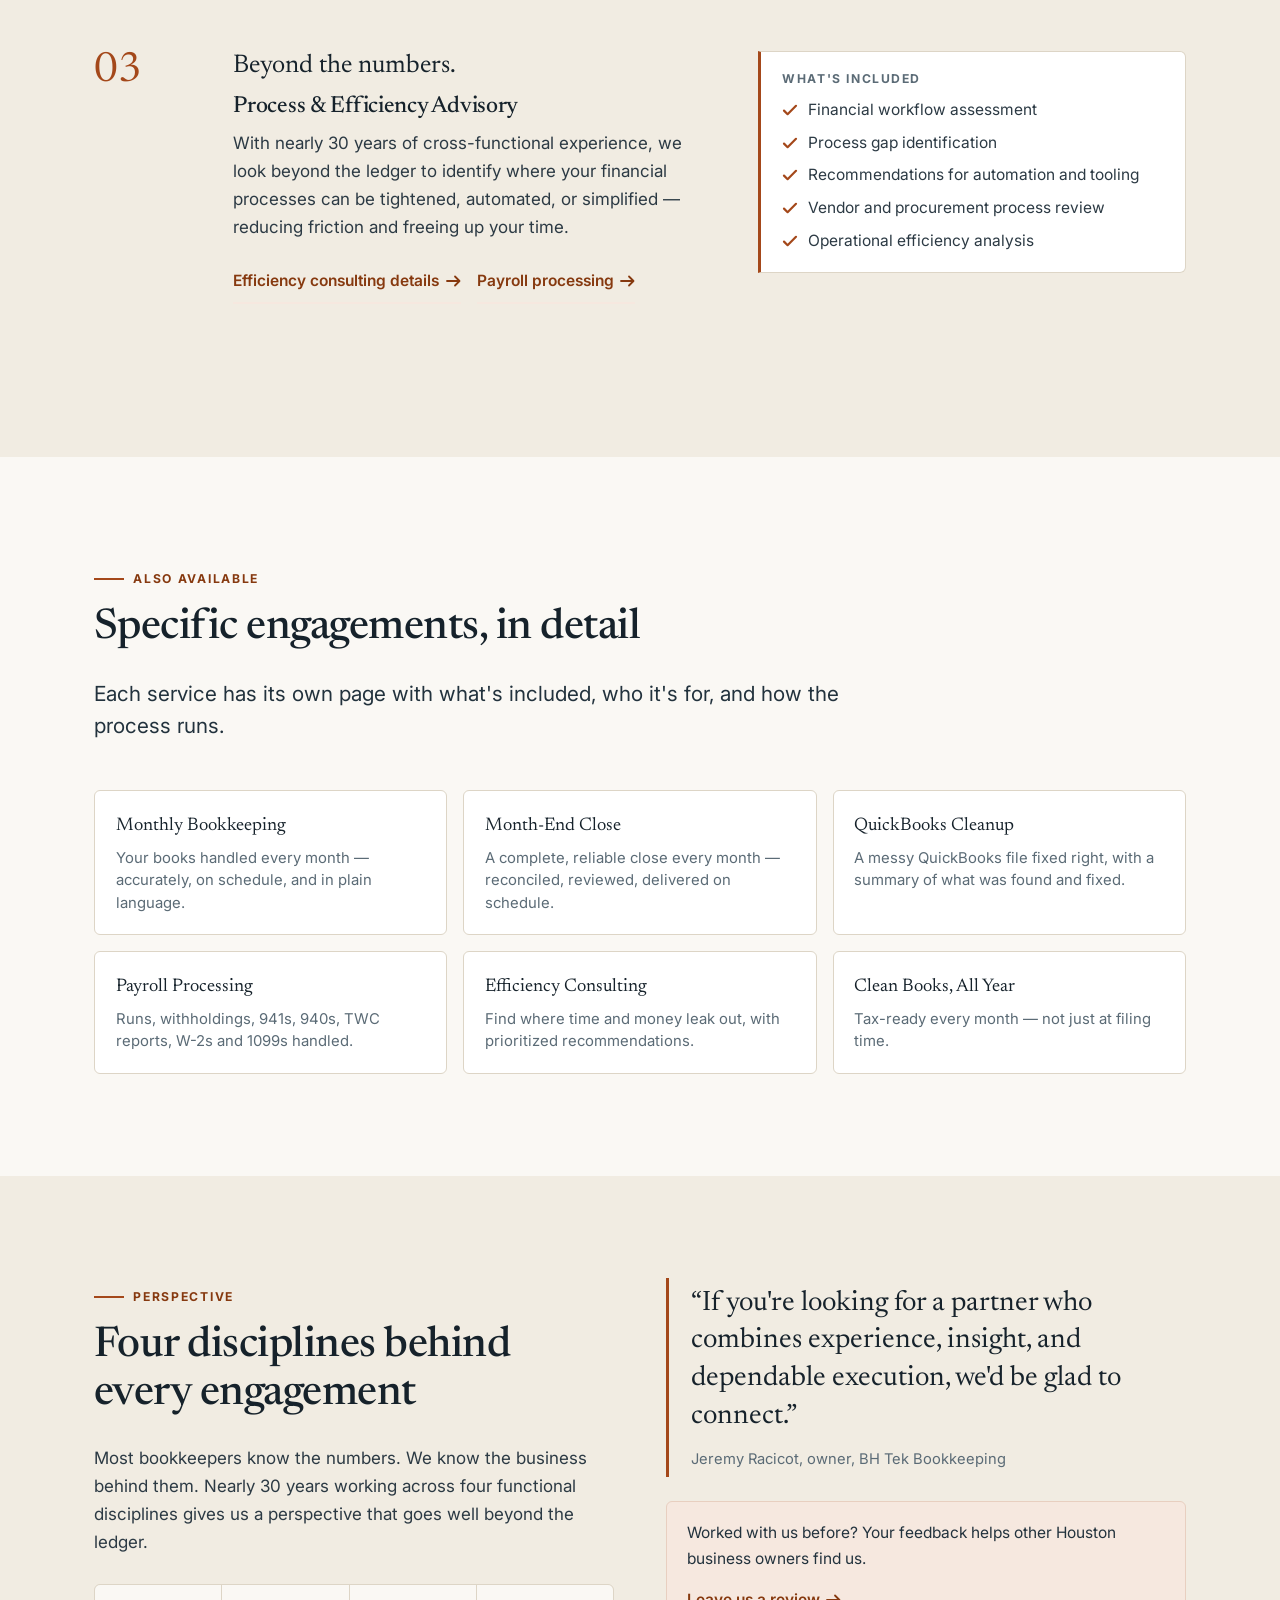
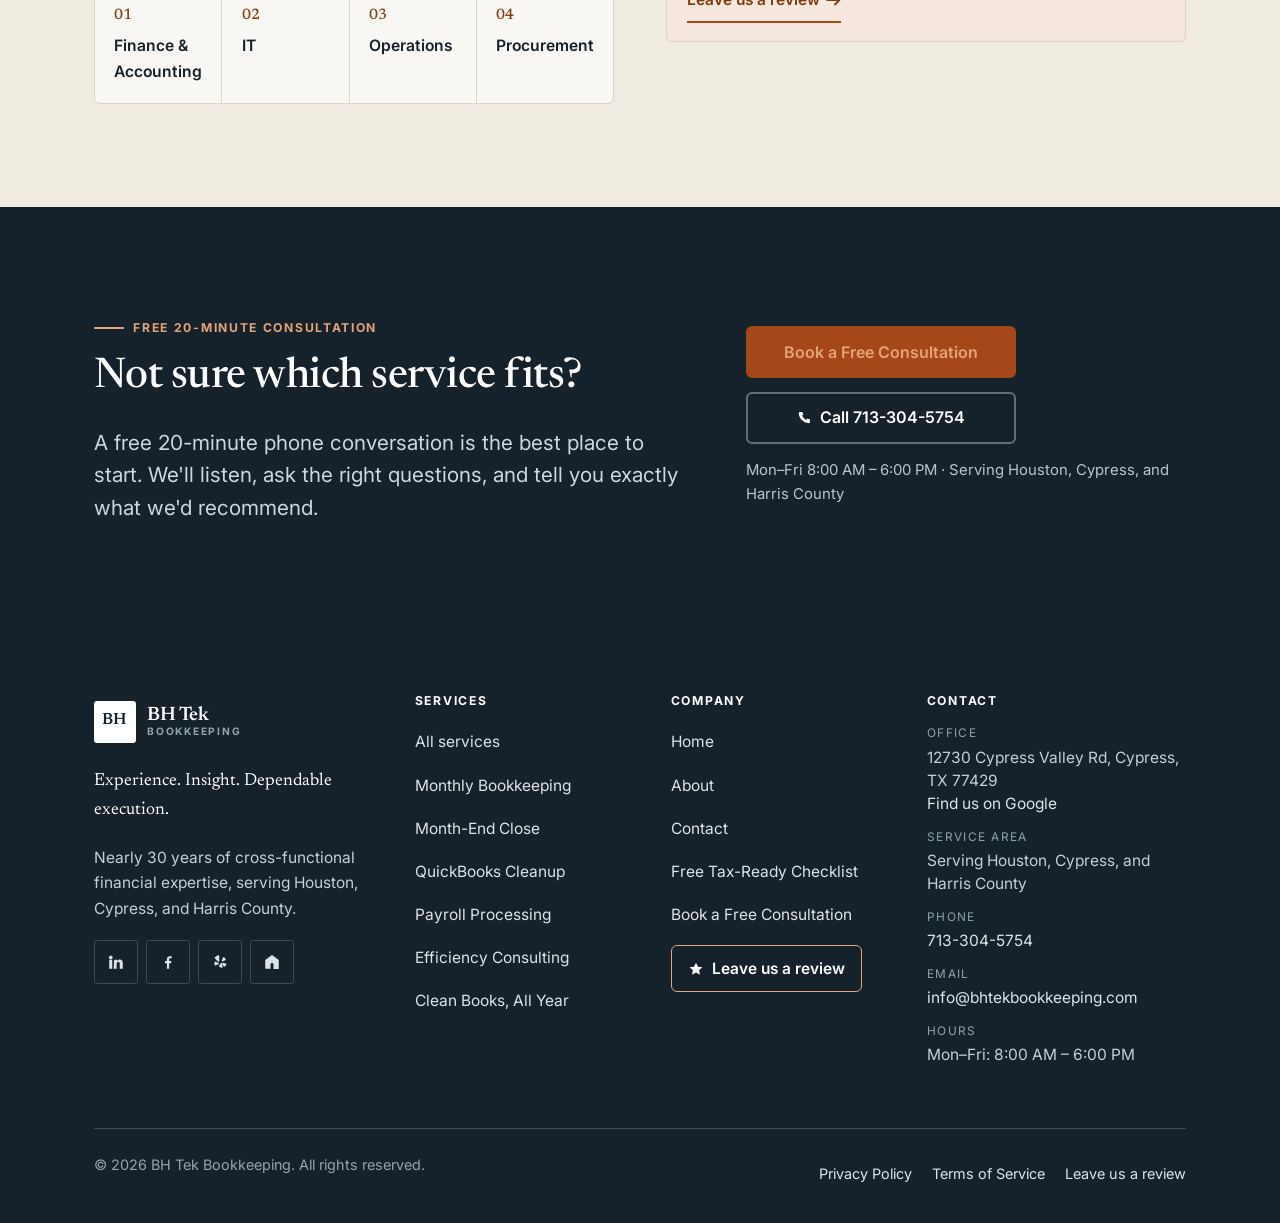
<file: services/index.html>
<!DOCTYPE html>
<html lang="en">
<head>
  <meta charset="utf-8">
  <meta name="viewport" content="width=device-width, initial-scale=1">
  <title>Services — BH Tek Bookkeeping</title>
  <meta name="description" content="Daily and ongoing bookkeeping, backlog catch-up, month-end close, payroll processing and process efficiency advisory for small businesses in Houston, Cypress and Harris County.">
  <meta name="theme-color" content="#16222b">
  <meta property="og:type" content="website">
  <meta property="og:site_name" content="BH Tek Bookkeeping">
  <meta property="og:title" content="Services — BH Tek Bookkeeping">
  <meta property="og:description" content="Daily and ongoing bookkeeping, backlog catch-up, month-end close, payroll processing and process efficiency advisory for small businesses in Houston, Cypress and Harris County.">
  <meta property="og:image" content="/images/source/00-hero.jpg">
  <meta name="twitter:card" content="summary_large_image">
  <link rel="icon" href="/favicon.svg" type="image/svg+xml">
  <link rel="apple-touch-icon" href="/favicon.svg">
  <link rel="preconnect" href="https://fonts.googleapis.com">
  <link rel="preconnect" href="https://fonts.gstatic.com" crossorigin>
  <link rel="stylesheet" href="https://fonts.googleapis.com/css2?family=Inter:wght@400;500;600;700&family=Newsreader:opsz,wght@6..72,400;6..72,500;6..72,600&display=swap">
  <link rel="stylesheet" href="/assets/css/site.css">
</head>
<body>
<a class="skip-link" href="#main">Skip to main content</a>

<header class="site-header">
  <div class="wrap header-inner">
    <a class="brand" href="/" aria-label="BH Tek Bookkeeping — home">
      <span class="brand-mark" aria-hidden="true"><span>BH</span></span>
      <span class="brand-text">
        <span class="brand-name">BH Tek</span>
        <span class="brand-sub">Bookkeeping</span>
      </span>
    </a>

    <nav class="nav" aria-label="Main">
      <ul class="nav-list">
        <li><a class="nav-link" href="/">Home</a></li>
        <li data-submenu-wrap>
          <button class="nav-toggle" type="button" data-submenu-toggle aria-expanded="false" aria-controls="services-menu">
            Services
            <svg width="11" height="7" viewBox="0 0 11 7" aria-hidden="true" focusable="false"><path d="M1 1l4.5 4.5L10 1" fill="none" stroke="currentColor" stroke-width="1.8" stroke-linecap="round"/></svg>
          </button>
          <ul class="submenu" id="services-menu" hidden>
            <li><a href="/services/" aria-current="page">All services<small>Overview of how we work</small></a></li>
            <li><a href="/monthly-bookkeeping/">Monthly Bookkeeping<small>Books handled every month</small></a></li>
            <li><a href="/month-end-close/">Month-End Close<small>Reconciled, reviewed, on schedule</small></a></li>
            <li><a href="/quickbooks-cleanup/">QuickBooks Cleanup<small>Catch-up and file repair</small></a></li>
            <li><a href="/payroll-processing/">Payroll Processing<small>Runs, filings and W-2s</small></a></li>
            <li><a href="/efficiency-consulting/">Efficiency Consulting<small>Fix what slows you down</small></a></li>
            <li><a href="/tax-ready/">Clean Books, All Year<small>Tax-ready every month</small></a></li>
          </ul>
        </li>
        <li><a class="nav-link" href="/about/">About</a></li>
        <li><a class="nav-link" href="/tax-ready-checklist/">Free Checklist</a></li>
        <li><a class="nav-link" href="/contact/">Contact</a></li>
      </ul>
    </nav>

    <div class="header-actions">
      <a class="header-phone" href="tel:+17133045754"><svg width="16" height="16" viewBox="0 0 24 24" aria-hidden="true" focusable="false"><path d="M6.6 3h3l1.5 4-2 1.4a12 12 0 006.5 6.5l1.4-2 4 1.5v3A2 2 0 0119 19.9C10.8 19.3 4.7 13.2 4.1 5A2 2 0 016.1 3z" fill="currentColor"/></svg><span>713-304-5754</span></a>
      <a class="btn btn-primary header-cta" href="https://calendly.com/jeremy-bhtekbookkeeping/30min">Book a Free Consultation</a>
      <button class="menu-btn" type="button" data-menu-btn aria-expanded="false" aria-controls="mobile-nav">
        <svg width="18" height="14" viewBox="0 0 18 14" aria-hidden="true" focusable="false"><path d="M0 1h18M0 7h18M0 13h18" stroke="currentColor" stroke-width="2"/></svg>
        <span data-menu-label>Menu</span>
      </button>
    </div>
  </div>

  <div class="mobile-nav wrap" id="mobile-nav" data-mobile-nav hidden>
    <ul>
      <li><a href="/">Home</a></li>
      <li class="m-label">Services</li>
        <li class="sub"><a href="/services/" aria-current="page">All services</a></li>
        <li class="sub"><a href="/monthly-bookkeeping/">Monthly Bookkeeping</a></li>
        <li class="sub"><a href="/month-end-close/">Month-End Close</a></li>
        <li class="sub"><a href="/quickbooks-cleanup/">QuickBooks Cleanup</a></li>
        <li class="sub"><a href="/payroll-processing/">Payroll Processing</a></li>
        <li class="sub"><a href="/efficiency-consulting/">Efficiency Consulting</a></li>
        <li class="sub"><a href="/tax-ready/">Clean Books, All Year</a></li>
      <li class="m-label">More</li>
      <li><a href="/about/">About</a></li>
      <li><a href="/tax-ready-checklist/">Free Tax-Ready Checklist</a></li>
      <li><a href="/contact/">Contact</a></li>
      <li><a href="/review">Leave us a review</a></li>
    </ul>
    <a class="btn btn-primary" href="https://calendly.com/jeremy-bhtekbookkeeping/30min">Book a Free Consultation</a>
  </div>
</header>

<main id="main">
<section class="page-hero">
  <div class="wrap">
    <nav class="breadcrumbs" aria-label="Breadcrumb">
      <ol><li><a href="/">Home</a></li><li aria-current="page">Services</li></ol>
    </nav>
    <div class="page-hero-grid">
      <div>
        <p class="eyebrow">Services</p>
        <h1>Services</h1>
        <p class="lede">Reliable financial support tailored to where your business is right now — and where you want it to go.</p>
        <div class="btn-row">
          <a class="btn btn-primary" href="https://calendly.com/jeremy-bhtekbookkeeping/30min">Book a Free Consultation</a>
          <a class="btn btn-ghost" href="tel:+17133045754"><svg width="16" height="16" viewBox="0 0 24 24" aria-hidden="true" focusable="false"><path d="M6.6 3h3l1.5 4-2 1.4a12 12 0 006.5 6.5l1.4-2 4 1.5v3A2 2 0 0119 19.9C10.8 19.3 4.7 13.2 4.1 5A2 2 0 016.1 3z" fill="currentColor"/></svg> Call 713-304-5754</a>
        </div>
      </div>
      <div>
        <ul class="trust">
          <li><svg width="16" height="16" viewBox="0 0 16 16" aria-hidden="true" focusable="false"><path d="M2 8.6l3.6 3.6L14 3.8" fill="none" stroke="currentColor" stroke-width="2.2" stroke-linecap="round" stroke-linejoin="round"/></svg><span>QuickBooks Online Gold Certified ProAdvisor firm</span></li>
          <li><svg width="16" height="16" viewBox="0 0 16 16" aria-hidden="true" focusable="false"><path d="M2 8.6l3.6 3.6L14 3.8" fill="none" stroke="currentColor" stroke-width="2.2" stroke-linecap="round" stroke-linejoin="round"/></svg><span>Nearly 30 years of cross-functional experience</span></li>
          <li><svg width="16" height="16" viewBox="0 0 16 16" aria-hidden="true" focusable="false"><path d="M2 8.6l3.6 3.6L14 3.8" fill="none" stroke="currentColor" stroke-width="2.2" stroke-linecap="round" stroke-linejoin="round"/></svg><span>Serving Houston, Cypress, and Harris County</span></li>
          <li><svg width="16" height="16" viewBox="0 0 16 16" aria-hidden="true" focusable="false"><path d="M2 8.6l3.6 3.6L14 3.8" fill="none" stroke="currentColor" stroke-width="2.2" stroke-linecap="round" stroke-linejoin="round"/></svg><span>Mon–Fri: 8:00&nbsp;AM – 6:00&nbsp;PM</span></li>
        </ul>
      </div>
    </div>
  </div>
</section>

<section class="band band-tight">
  <div class="wrap wrap-narrow">
    <p class="lede reveal">Throughout every engagement, we keep communication simple and consistent — no jargon, no surprises, just clear updates so you always know exactly where things stand.</p>
  </div>
</section>

<section class="band band-paper2">
  <div class="wrap">
    <div class="service-row reveal">
      <p class="service-num" aria-hidden="true">01</p>
      <div class="service-body">
        <p class="service-outcome">Consistent accuracy, every day.</p>
        <h3>Daily &amp; Ongoing Bookkeeping</h3>
        <p>Your books maintained on a regular cadence — transactions recorded, accounts reconciled, and financials kept current. You get clean, decision-ready numbers without the overhead of managing it yourself.</p>
        <div class="btn-row">
          <a class="text-link" href="/monthly-bookkeeping/">Monthly bookkeeping details <svg width="15" height="12" viewBox="0 0 15 12" aria-hidden="true" focusable="false"><path d="M1 6h12M9 1.5L13.5 6 9 10.5" fill="none" stroke="currentColor" stroke-width="1.8" stroke-linecap="round" stroke-linejoin="round"/></svg></a>
          <a class="text-link" href="/month-end-close/">Month-end close <svg width="15" height="12" viewBox="0 0 15 12" aria-hidden="true" focusable="false"><path d="M1 6h12M9 1.5L13.5 6 9 10.5" fill="none" stroke="currentColor" stroke-width="1.8" stroke-linecap="round" stroke-linejoin="round"/></svg></a>
        </div>
      </div>
      <div class="service-aside">
        <h4>What's included</h4>
        <ul class="ticks">
      <li><svg width="16" height="16" viewBox="0 0 16 16" aria-hidden="true" focusable="false"><path d="M2 8.6l3.6 3.6L14 3.8" fill="none" stroke="currentColor" stroke-width="2.2" stroke-linecap="round" stroke-linejoin="round"/></svg><span>Transaction recording and categorization</span></li>
      <li><svg width="16" height="16" viewBox="0 0 16 16" aria-hidden="true" focusable="false"><path d="M2 8.6l3.6 3.6L14 3.8" fill="none" stroke="currentColor" stroke-width="2.2" stroke-linecap="round" stroke-linejoin="round"/></svg><span>Bank and credit card reconciliation</span></li>
      <li><svg width="16" height="16" viewBox="0 0 16 16" aria-hidden="true" focusable="false"><path d="M2 8.6l3.6 3.6L14 3.8" fill="none" stroke="currentColor" stroke-width="2.2" stroke-linecap="round" stroke-linejoin="round"/></svg><span>Monthly financial statement preparation</span></li>
      <li><svg width="16" height="16" viewBox="0 0 16 16" aria-hidden="true" focusable="false"><path d="M2 8.6l3.6 3.6L14 3.8" fill="none" stroke="currentColor" stroke-width="2.2" stroke-linecap="round" stroke-linejoin="round"/></svg><span>Accounts payable and receivable tracking</span></li>
      <li><svg width="16" height="16" viewBox="0 0 16 16" aria-hidden="true" focusable="false"><path d="M2 8.6l3.6 3.6L14 3.8" fill="none" stroke="currentColor" stroke-width="2.2" stroke-linecap="round" stroke-linejoin="round"/></svg><span>Payroll coordination support</span></li>
    </ul>
      </div>
    </div>

    <div class="service-row reveal">
      <p class="service-num" aria-hidden="true">02</p>
      <div class="service-body">
        <p class="service-outcome">Order from the backlog.</p>
        <h3>Backlog Catch-Up</h3>
        <p>Behind on your books? Whether it's months or years of unrecorded transactions, we systematically work through the backlog — reconciling, organizing, and restoring accuracy so you can move forward from a clean slate.</p>
        <div class="btn-row">
          <a class="text-link" href="/quickbooks-cleanup/">QuickBooks cleanup details <svg width="15" height="12" viewBox="0 0 15 12" aria-hidden="true" focusable="false"><path d="M1 6h12M9 1.5L13.5 6 9 10.5" fill="none" stroke="currentColor" stroke-width="1.8" stroke-linecap="round" stroke-linejoin="round"/></svg></a>
        </div>
      </div>
      <div class="service-aside">
        <h4>What's included</h4>
        <ul class="ticks">
      <li><svg width="16" height="16" viewBox="0 0 16 16" aria-hidden="true" focusable="false"><path d="M2 8.6l3.6 3.6L14 3.8" fill="none" stroke="currentColor" stroke-width="2.2" stroke-linecap="round" stroke-linejoin="round"/></svg><span>Historical transaction review and entry</span></li>
      <li><svg width="16" height="16" viewBox="0 0 16 16" aria-hidden="true" focusable="false"><path d="M2 8.6l3.6 3.6L14 3.8" fill="none" stroke="currentColor" stroke-width="2.2" stroke-linecap="round" stroke-linejoin="round"/></svg><span>Account reconciliation across all periods</span></li>
      <li><svg width="16" height="16" viewBox="0 0 16 16" aria-hidden="true" focusable="false"><path d="M2 8.6l3.6 3.6L14 3.8" fill="none" stroke="currentColor" stroke-width="2.2" stroke-linecap="round" stroke-linejoin="round"/></svg><span>Identification and correction of discrepancies</span></li>
      <li><svg width="16" height="16" viewBox="0 0 16 16" aria-hidden="true" focusable="false"><path d="M2 8.6l3.6 3.6L14 3.8" fill="none" stroke="currentColor" stroke-width="2.2" stroke-linecap="round" stroke-linejoin="round"/></svg><span>Organized, audit-ready records</span></li>
      <li><svg width="16" height="16" viewBox="0 0 16 16" aria-hidden="true" focusable="false"><path d="M2 8.6l3.6 3.6L14 3.8" fill="none" stroke="currentColor" stroke-width="2.2" stroke-linecap="round" stroke-linejoin="round"/></svg><span>Clear summary of findings and corrections made</span></li>
    </ul>
      </div>
    </div>

    <div class="service-row reveal">
      <p class="service-num" aria-hidden="true">03</p>
      <div class="service-body">
        <p class="service-outcome">Beyond the numbers.</p>
        <h3>Process &amp; Efficiency Advisory</h3>
        <p>With nearly 30 years of cross-functional experience, we look beyond the ledger to identify where your financial processes can be tightened, automated, or simplified — reducing friction and freeing up your time.</p>
        <div class="btn-row">
          <a class="text-link" href="/efficiency-consulting/">Efficiency consulting details <svg width="15" height="12" viewBox="0 0 15 12" aria-hidden="true" focusable="false"><path d="M1 6h12M9 1.5L13.5 6 9 10.5" fill="none" stroke="currentColor" stroke-width="1.8" stroke-linecap="round" stroke-linejoin="round"/></svg></a>
          <a class="text-link" href="/payroll-processing/">Payroll processing <svg width="15" height="12" viewBox="0 0 15 12" aria-hidden="true" focusable="false"><path d="M1 6h12M9 1.5L13.5 6 9 10.5" fill="none" stroke="currentColor" stroke-width="1.8" stroke-linecap="round" stroke-linejoin="round"/></svg></a>
        </div>
      </div>
      <div class="service-aside">
        <h4>What's included</h4>
        <ul class="ticks">
      <li><svg width="16" height="16" viewBox="0 0 16 16" aria-hidden="true" focusable="false"><path d="M2 8.6l3.6 3.6L14 3.8" fill="none" stroke="currentColor" stroke-width="2.2" stroke-linecap="round" stroke-linejoin="round"/></svg><span>Financial workflow assessment</span></li>
      <li><svg width="16" height="16" viewBox="0 0 16 16" aria-hidden="true" focusable="false"><path d="M2 8.6l3.6 3.6L14 3.8" fill="none" stroke="currentColor" stroke-width="2.2" stroke-linecap="round" stroke-linejoin="round"/></svg><span>Process gap identification</span></li>
      <li><svg width="16" height="16" viewBox="0 0 16 16" aria-hidden="true" focusable="false"><path d="M2 8.6l3.6 3.6L14 3.8" fill="none" stroke="currentColor" stroke-width="2.2" stroke-linecap="round" stroke-linejoin="round"/></svg><span>Recommendations for automation and tooling</span></li>
      <li><svg width="16" height="16" viewBox="0 0 16 16" aria-hidden="true" focusable="false"><path d="M2 8.6l3.6 3.6L14 3.8" fill="none" stroke="currentColor" stroke-width="2.2" stroke-linecap="round" stroke-linejoin="round"/></svg><span>Vendor and procurement process review</span></li>
      <li><svg width="16" height="16" viewBox="0 0 16 16" aria-hidden="true" focusable="false"><path d="M2 8.6l3.6 3.6L14 3.8" fill="none" stroke="currentColor" stroke-width="2.2" stroke-linecap="round" stroke-linejoin="round"/></svg><span>Operational efficiency analysis</span></li>
    </ul>
      </div>
    </div>
  </div>
</section>

<section class="band">
  <div class="wrap">
    <div class="section-head reveal">
      <p class="eyebrow">Also available</p>
      <h2>Specific engagements, in detail</h2>
      <p class="lede">Each service has its own page with what's included, who it's for, and how the process runs.</p>
    </div>
    <ul class="related">
      <li><a href="/monthly-bookkeeping/"><span class="t">Monthly Bookkeeping</span><span class="d">Your books handled every month — accurately, on schedule, and in plain language.</span></a></li>
      <li><a href="/month-end-close/"><span class="t">Month-End Close</span><span class="d">A complete, reliable close every month — reconciled, reviewed, delivered on schedule.</span></a></li>
      <li><a href="/quickbooks-cleanup/"><span class="t">QuickBooks Cleanup</span><span class="d">A messy QuickBooks file fixed right, with a summary of what was found and fixed.</span></a></li>
      <li><a href="/payroll-processing/"><span class="t">Payroll Processing</span><span class="d">Runs, withholdings, 941s, 940s, TWC reports, W-2s and 1099s handled.</span></a></li>
      <li><a href="/efficiency-consulting/"><span class="t">Efficiency Consulting</span><span class="d">Find where time and money leak out, with prioritized recommendations.</span></a></li>
      <li><a href="/tax-ready/"><span class="t">Clean Books, All Year</span><span class="d">Tax-ready every month — not just at filing time.</span></a></li>
    </ul>
  </div>
</section>

<section class="band band-paper2">
  <div class="wrap split">
    <div class="reveal">
      <p class="eyebrow">Perspective</p>
      <h2>Four disciplines behind every engagement</h2>
      <p>Most bookkeepers know the numbers. We know the business behind them. Nearly 30 years working across four functional disciplines gives us a perspective that goes well beyond the ledger.</p>
      <ul class="disciplines">
        <li><span>01</span>Finance &amp; Accounting</li>
        <li><span>02</span>IT</li>
        <li><span>03</span>Operations</li>
        <li><span>04</span>Procurement</li>
      </ul>
    </div>
    <div class="reveal">
      <blockquote class="pull">
        “If you're looking for a partner who combines experience, insight, and dependable execution, we'd be glad to connect.”
        <cite>Jeremy Racicot, owner, BH Tek Bookkeeping</cite>
      </blockquote>
      <div class="review-cta">
        <p>Worked with us before? Your feedback helps other Houston business owners find us.</p>
        <a class="text-link" href="/review">Leave us a review <svg width="15" height="12" viewBox="0 0 15 12" aria-hidden="true" focusable="false"><path d="M1 6h12M9 1.5L13.5 6 9 10.5" fill="none" stroke="currentColor" stroke-width="1.8" stroke-linecap="round" stroke-linejoin="round"/></svg></a>
      </div>
    </div>
  </div>
</section>

<section class="band band-ink">
  <div class="wrap cta-grid">
    <div>
      <p class="eyebrow">Free 20-minute consultation</p>
      <h2>Not sure which service fits?</h2>
      <p class="lede">A free 20-minute phone conversation is the best place to start. We'll listen, ask the right questions, and tell you exactly what we'd recommend.</p>
    </div>
    <div class="cta-actions">
      <a class="btn btn-primary" href="https://calendly.com/jeremy-bhtekbookkeeping/30min">Book a Free Consultation</a>
      <a class="btn btn-ghost" href="tel:+17133045754"><svg width="16" height="16" viewBox="0 0 24 24" aria-hidden="true" focusable="false"><path d="M6.6 3h3l1.5 4-2 1.4a12 12 0 006.5 6.5l1.4-2 4 1.5v3A2 2 0 0119 19.9C10.8 19.3 4.7 13.2 4.1 5A2 2 0 016.1 3z" fill="currentColor"/></svg> Call 713-304-5754</a>
      <p class="cta-micro">Mon–Fri 8:00&nbsp;AM – 6:00&nbsp;PM · Serving Houston, Cypress, and Harris County</p>
    </div>
  </div>
</section>
</main>

<footer class="site-footer">
  <div class="wrap">
    <div class="footer-grid">
      <div>
        <a class="brand footer-brand" href="/" aria-label="BH Tek Bookkeeping — home">
      <span class="brand-mark" aria-hidden="true"><span>BH</span></span>
      <span class="brand-text">
        <span class="brand-name">BH Tek</span>
        <span class="brand-sub">Bookkeeping</span>
      </span>
    </a>
        <p class="footer-tag">Experience. Insight. Dependable execution.</p>
        <p>Nearly 30 years of cross-functional financial expertise, serving Houston, Cypress, and Harris County.</p>
        <div class="socials">
          <a href="https://www.linkedin.com/company/125004186" aria-label="BH Tek Bookkeeping on LinkedIn"><svg width="18" height="18" viewBox="0 0 24 24" aria-hidden="true" focusable="false"><path d="M4.98 3.5A2.5 2.5 0 112.5 6 2.5 2.5 0 014.98 3.5zM3 8.98h4V21H3zM9.5 8.98h3.8v1.64h.06A4.2 4.2 0 0117 8.7c3 0 4 1.95 4 4.8V21h-4v-6.5c0-1.6-.6-2.5-1.9-2.5-1.1 0-1.8.74-2.1 1.46-.1.25-.12.6-.12.96V21h-4z" fill="currentColor"/></svg></a>
          <a href="https://www.facebook.com/people/BH-Tek-Bookkeeping/61590239955620/" aria-label="BH Tek Bookkeeping on Facebook"><svg width="18" height="18" viewBox="0 0 24 24" aria-hidden="true" focusable="false"><path d="M13.5 21v-7.5h2.6l.4-3h-3V8.6c0-.87.24-1.46 1.5-1.46H17V4.4A20 20 0 0014.6 4.3c-2.4 0-4.1 1.46-4.1 4.16v2.04H8v3h2.5V21z" fill="currentColor"/></svg></a>
          <a href="https://www.yelp.com/biz/bh-tek-bookkeeping-houston" aria-label="BH Tek Bookkeeping on Yelp"><svg width="18" height="18" viewBox="0 0 24 24" aria-hidden="true" focusable="false"><path d="M11 3.4v7.3c0 .9-1.1 1.3-1.7.6L5.1 7.1a1 1 0 01.2-1.6A11 11 0 019.6 3c.8-.1 1.4.4 1.4 1.1zM10.3 13.3c.6.5.4 1.5-.3 1.8l-4 1.5a1 1 0 01-1.3-.8 10 10 0 010-3.4 1 1 0 011.4-.8zM13.2 13.4c.6-.4 1.4 0 1.5.7l.8 4.2a1 1 0 01-1 1.2 10 10 0 01-3.1-.8 1 1 0 01-.3-1.6zM15.5 11.2c-.8.2-1.4-.6-1.1-1.3l1.6-3.9a1 1 0 011.6-.3 10 10 0 012 2.7 1 1 0 01-.7 1.4zM15.9 13.1l3.9 1a1 1 0 01.6 1.5 10 10 0 01-2 2.3 1 1 0 01-1.6-.3l-1.7-3.2c-.3-.6.2-1.4.8-1.3z" fill="currentColor"/></svg></a>
          <a href="https://nextdoor.com/page/bh-tek-bookkeeping-houston-tx/" aria-label="BH Tek Bookkeeping on Nextdoor"><svg width="18" height="18" viewBox="0 0 24 24" aria-hidden="true" focusable="false"><path d="M12 2.6l9 6.6v12H14v-6.1a2 2 0 00-4 0V21H3V9.2z" fill="currentColor"/></svg></a>
        </div>
      </div>

      <div>
        <h2>Services</h2>
        <ul class="footer-links">
          <li><a href="/services/">All services</a></li>
          <li><a href="/monthly-bookkeeping/">Monthly Bookkeeping</a></li>
          <li><a href="/month-end-close/">Month-End Close</a></li>
          <li><a href="/quickbooks-cleanup/">QuickBooks Cleanup</a></li>
          <li><a href="/payroll-processing/">Payroll Processing</a></li>
          <li><a href="/efficiency-consulting/">Efficiency Consulting</a></li>
          <li><a href="/tax-ready/">Clean Books, All Year</a></li>
        </ul>
      </div>

      <div>
        <h2>Company</h2>
        <ul class="footer-links">
          <li><a href="/">Home</a></li>
          <li><a href="/about/">About</a></li>
          <li><a href="/contact/">Contact</a></li>
          <li><a href="/tax-ready-checklist/">Free Tax-Ready Checklist</a></li>
          <li><a href="https://calendly.com/jeremy-bhtekbookkeeping/30min">Book a Free Consultation</a></li>
        </ul>
        <a class="footer-review" href="/review"><svg width="16" height="16" viewBox="0 0 24 24" aria-hidden="true" focusable="false"><path d="M12 2.5l2.9 6 6.6.9-4.8 4.6 1.2 6.5L12 17.4 6.1 20.5l1.2-6.5L2.5 9.4l6.6-.9z" fill="currentColor"/></svg> Leave us a review</a>
      </div>

      <div>
        <h2>Contact</h2>
        <ul class="footer-contact">
          <li><span class="k">Office</span>12730 Cypress Valley Rd, Cypress, TX 77429<br><a href="https://www.google.com/maps/place/BH+Tek+Bookkeeping/@29.9628814,-95.6595902,17z/data=!4m6!3m5!1s0x8640d5ec797e7875:0xb6de2ed7247eb5f8!8m2!3d29.9628814!4d-95.6595902!16s%2Fg%2F11zz88jj2n">Find us on Google</a></li>
          <li><span class="k">Service area</span>Serving Houston, Cypress, and Harris County</li>
          <li><span class="k">Phone</span><a href="tel:+17133045754">713-304-5754</a></li>
          <li><span class="k">Email</span><a href="mailto:info@bhtekbookkeeping.com">info@bhtekbookkeeping.com</a></li>
          <li><span class="k">Hours</span>Mon–Fri: 8:00&nbsp;AM – 6:00&nbsp;PM</li>
        </ul>
      </div>
    </div>

    <div class="footer-bottom">
      <p>© 2026 BH Tek Bookkeeping. All rights reserved.</p>
      <ul>
        <li><a href="/privacy-policy/">Privacy Policy</a></li>
        <li><a href="/terms-of-service/">Terms of Service</a></li>
        <li><a href="/review">Leave us a review</a></li>
      </ul>
    </div>
  </div>
</footer>

<div class="callbar">
  <a class="btn btn-ghost" href="tel:+17133045754"><svg width="16" height="16" viewBox="0 0 24 24" aria-hidden="true" focusable="false"><path d="M6.6 3h3l1.5 4-2 1.4a12 12 0 006.5 6.5l1.4-2 4 1.5v3A2 2 0 0119 19.9C10.8 19.3 4.7 13.2 4.1 5A2 2 0 016.1 3z" fill="currentColor"/></svg> Call now</a>
  <a class="btn btn-primary" href="https://calendly.com/jeremy-bhtekbookkeeping/30min">Book free call</a>
</div>

<script src="/assets/js/site.js" defer></script>
</body>
</html>
</file>
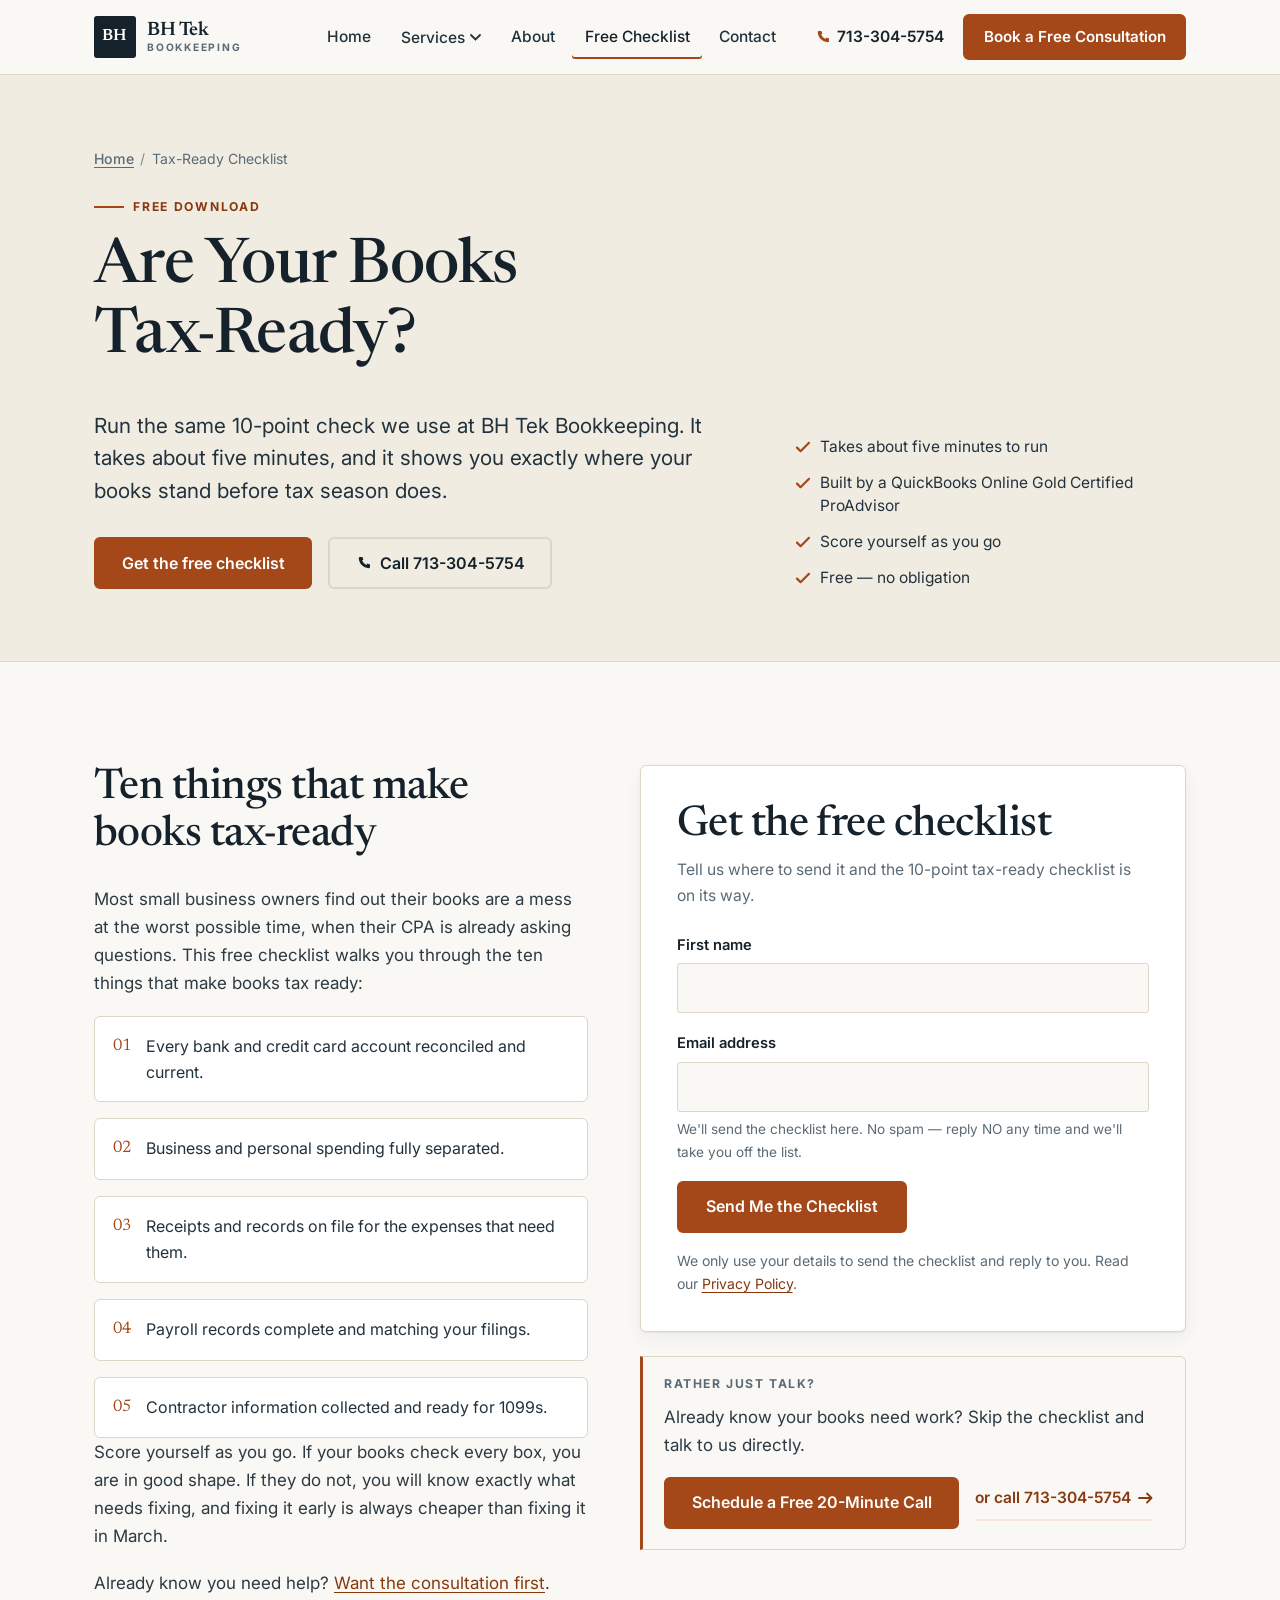
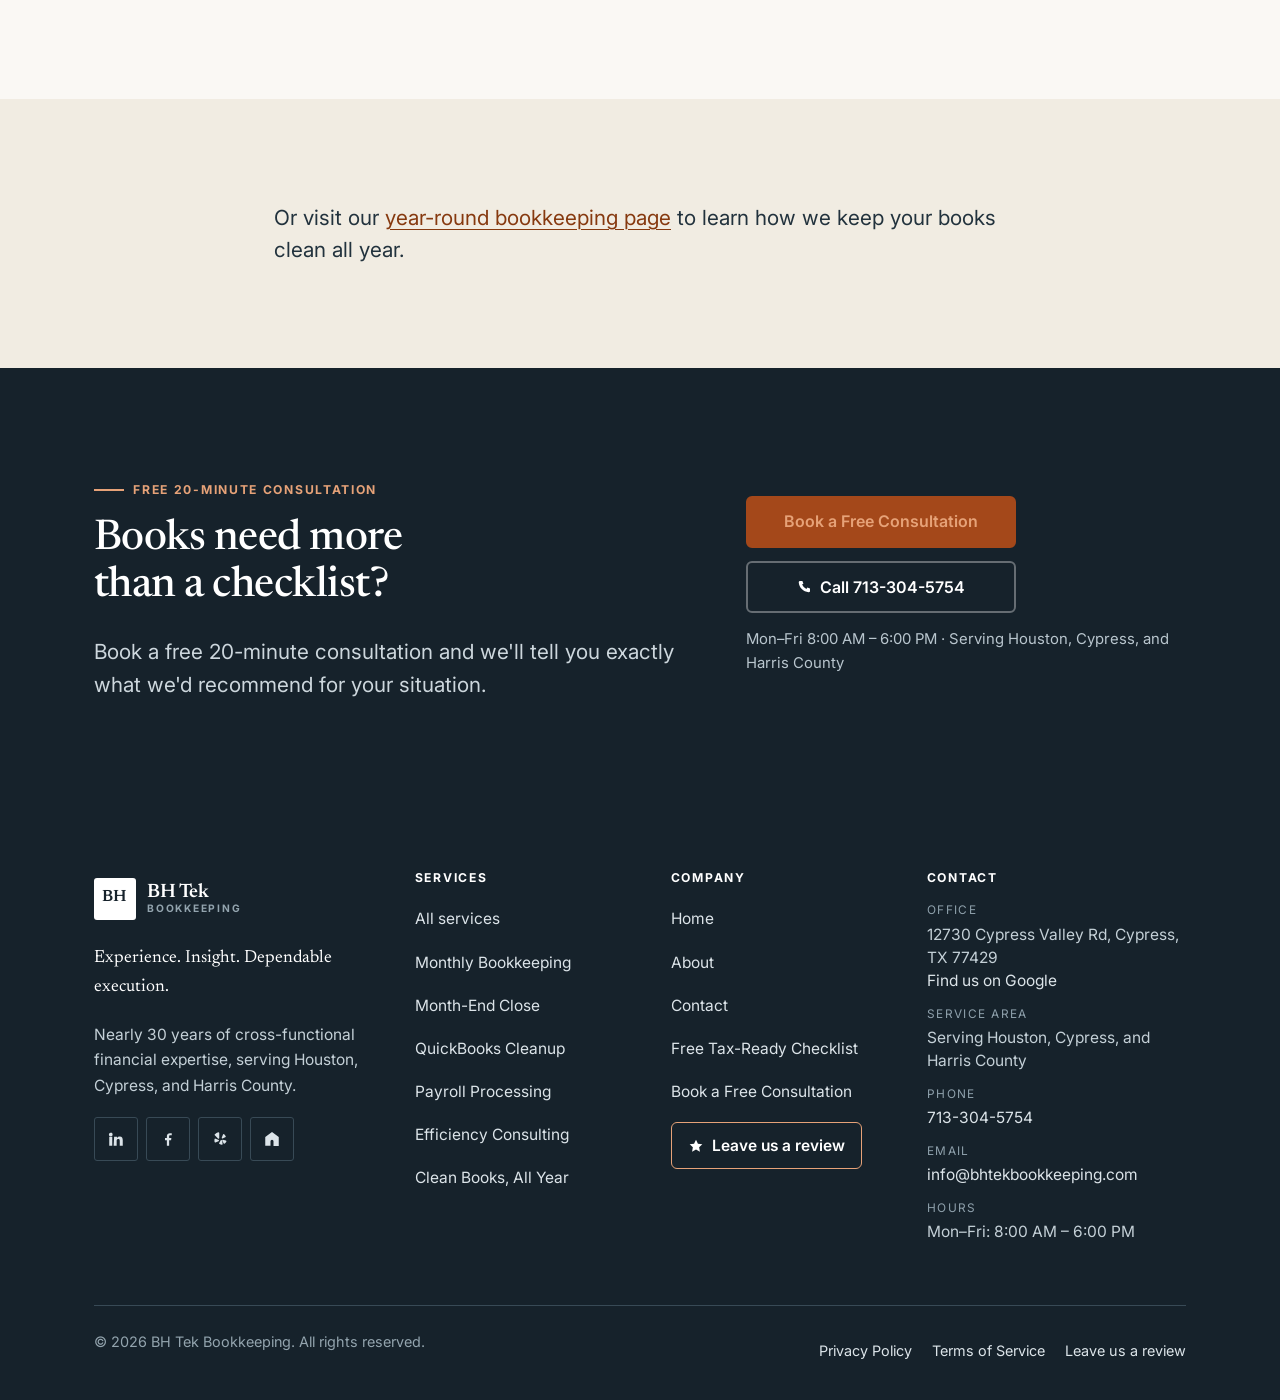
<file: tax-ready-checklist/index.html>
<!DOCTYPE html>
<html lang="en">
<head>
  <meta charset="utf-8">
  <meta name="viewport" content="width=device-width, initial-scale=1">
  <title>Are Your Books Tax-Ready? | BH Tek Bookkeeping</title>
  <meta name="description" content="Run the same free 10-point tax-ready check we use at BH Tek Bookkeeping. Five minutes to see exactly where your Houston small business books stand before tax season.">
  <meta name="theme-color" content="#16222b">
  <meta property="og:type" content="website">
  <meta property="og:site_name" content="BH Tek Bookkeeping">
  <meta property="og:title" content="Are Your Books Tax-Ready? | BH Tek Bookkeeping">
  <meta property="og:description" content="Run the same free 10-point tax-ready check we use at BH Tek Bookkeeping. Five minutes to see exactly where your Houston small business books stand before tax season.">
  <meta property="og:image" content="/images/source/00-hero.jpg">
  <meta name="twitter:card" content="summary_large_image">
  <link rel="icon" href="/favicon.svg" type="image/svg+xml">
  <link rel="apple-touch-icon" href="/favicon.svg">
  <link rel="preconnect" href="https://fonts.googleapis.com">
  <link rel="preconnect" href="https://fonts.gstatic.com" crossorigin>
  <link rel="stylesheet" href="https://fonts.googleapis.com/css2?family=Inter:wght@400;500;600;700&family=Newsreader:opsz,wght@6..72,400;6..72,500;6..72,600&display=swap">
  <link rel="stylesheet" href="/assets/css/site.css">
</head>
<body>
<a class="skip-link" href="#main">Skip to main content</a>

<header class="site-header">
  <div class="wrap header-inner">
    <a class="brand" href="/" aria-label="BH Tek Bookkeeping — home">
      <span class="brand-mark" aria-hidden="true"><span>BH</span></span>
      <span class="brand-text">
        <span class="brand-name">BH Tek</span>
        <span class="brand-sub">Bookkeeping</span>
      </span>
    </a>

    <nav class="nav" aria-label="Main">
      <ul class="nav-list">
        <li><a class="nav-link" href="/">Home</a></li>
        <li data-submenu-wrap>
          <button class="nav-toggle" type="button" data-submenu-toggle aria-expanded="false" aria-controls="services-menu">
            Services
            <svg width="11" height="7" viewBox="0 0 11 7" aria-hidden="true" focusable="false"><path d="M1 1l4.5 4.5L10 1" fill="none" stroke="currentColor" stroke-width="1.8" stroke-linecap="round"/></svg>
          </button>
          <ul class="submenu" id="services-menu" hidden>
            <li><a href="/services/">All services<small>Overview of how we work</small></a></li>
            <li><a href="/monthly-bookkeeping/">Monthly Bookkeeping<small>Books handled every month</small></a></li>
            <li><a href="/month-end-close/">Month-End Close<small>Reconciled, reviewed, on schedule</small></a></li>
            <li><a href="/quickbooks-cleanup/">QuickBooks Cleanup<small>Catch-up and file repair</small></a></li>
            <li><a href="/payroll-processing/">Payroll Processing<small>Runs, filings and W-2s</small></a></li>
            <li><a href="/efficiency-consulting/">Efficiency Consulting<small>Fix what slows you down</small></a></li>
            <li><a href="/tax-ready/">Clean Books, All Year<small>Tax-ready every month</small></a></li>
          </ul>
        </li>
        <li><a class="nav-link" href="/about/">About</a></li>
        <li><a class="nav-link" href="/tax-ready-checklist/" aria-current="page">Free Checklist</a></li>
        <li><a class="nav-link" href="/contact/">Contact</a></li>
      </ul>
    </nav>

    <div class="header-actions">
      <a class="header-phone" href="tel:+17133045754"><svg width="16" height="16" viewBox="0 0 24 24" aria-hidden="true" focusable="false"><path d="M6.6 3h3l1.5 4-2 1.4a12 12 0 006.5 6.5l1.4-2 4 1.5v3A2 2 0 0119 19.9C10.8 19.3 4.7 13.2 4.1 5A2 2 0 016.1 3z" fill="currentColor"/></svg><span>713-304-5754</span></a>
      <a class="btn btn-primary header-cta" href="https://calendly.com/jeremy-bhtekbookkeeping/30min">Book a Free Consultation</a>
      <button class="menu-btn" type="button" data-menu-btn aria-expanded="false" aria-controls="mobile-nav">
        <svg width="18" height="14" viewBox="0 0 18 14" aria-hidden="true" focusable="false"><path d="M0 1h18M0 7h18M0 13h18" stroke="currentColor" stroke-width="2"/></svg>
        <span data-menu-label>Menu</span>
      </button>
    </div>
  </div>

  <div class="mobile-nav wrap" id="mobile-nav" data-mobile-nav hidden>
    <ul>
      <li><a href="/">Home</a></li>
      <li class="m-label">Services</li>
        <li class="sub"><a href="/services/">All services</a></li>
        <li class="sub"><a href="/monthly-bookkeeping/">Monthly Bookkeeping</a></li>
        <li class="sub"><a href="/month-end-close/">Month-End Close</a></li>
        <li class="sub"><a href="/quickbooks-cleanup/">QuickBooks Cleanup</a></li>
        <li class="sub"><a href="/payroll-processing/">Payroll Processing</a></li>
        <li class="sub"><a href="/efficiency-consulting/">Efficiency Consulting</a></li>
        <li class="sub"><a href="/tax-ready/">Clean Books, All Year</a></li>
      <li class="m-label">More</li>
      <li><a href="/about/">About</a></li>
      <li><a href="/tax-ready-checklist/" aria-current="page">Free Tax-Ready Checklist</a></li>
      <li><a href="/contact/">Contact</a></li>
      <li><a href="/review">Leave us a review</a></li>
    </ul>
    <a class="btn btn-primary" href="https://calendly.com/jeremy-bhtekbookkeeping/30min">Book a Free Consultation</a>
  </div>
</header>

<main id="main">
<section class="page-hero">
  <div class="wrap">
    <nav class="breadcrumbs" aria-label="Breadcrumb">
      <ol><li><a href="/">Home</a></li><li aria-current="page">Tax-Ready Checklist</li></ol>
    </nav>
    <div class="page-hero-grid">
      <div>
        <p class="eyebrow">Free download</p>
        <h1>Are Your Books Tax-Ready?</h1>
        <p class="lede">Run the same 10-point check we use at BH Tek Bookkeeping. It takes about five minutes, and it shows you exactly where your books stand before tax season does.</p>
        <div class="btn-row">
          <a class="btn btn-primary" href="#checklist-form">Get the free checklist</a>
          <a class="btn btn-ghost" href="tel:+17133045754"><svg width="16" height="16" viewBox="0 0 24 24" aria-hidden="true" focusable="false"><path d="M6.6 3h3l1.5 4-2 1.4a12 12 0 006.5 6.5l1.4-2 4 1.5v3A2 2 0 0119 19.9C10.8 19.3 4.7 13.2 4.1 5A2 2 0 016.1 3z" fill="currentColor"/></svg> Call 713-304-5754</a>
        </div>
      </div>
      <div>
        <ul class="trust">
          <li><svg width="16" height="16" viewBox="0 0 16 16" aria-hidden="true" focusable="false"><path d="M2 8.6l3.6 3.6L14 3.8" fill="none" stroke="currentColor" stroke-width="2.2" stroke-linecap="round" stroke-linejoin="round"/></svg><span>Takes about five minutes to run</span></li>
          <li><svg width="16" height="16" viewBox="0 0 16 16" aria-hidden="true" focusable="false"><path d="M2 8.6l3.6 3.6L14 3.8" fill="none" stroke="currentColor" stroke-width="2.2" stroke-linecap="round" stroke-linejoin="round"/></svg><span>Built by a QuickBooks Online Gold Certified ProAdvisor</span></li>
          <li><svg width="16" height="16" viewBox="0 0 16 16" aria-hidden="true" focusable="false"><path d="M2 8.6l3.6 3.6L14 3.8" fill="none" stroke="currentColor" stroke-width="2.2" stroke-linecap="round" stroke-linejoin="round"/></svg><span>Score yourself as you go</span></li>
          <li><svg width="16" height="16" viewBox="0 0 16 16" aria-hidden="true" focusable="false"><path d="M2 8.6l3.6 3.6L14 3.8" fill="none" stroke="currentColor" stroke-width="2.2" stroke-linecap="round" stroke-linejoin="round"/></svg><span>Free — no obligation</span></li>
        </ul>
      </div>
    </div>
  </div>
</section>

<section class="band">
  <div class="wrap contact-grid">
    <div class="reveal">
      <h2>Ten things that make books tax-ready</h2>
      <p>Most small business owners find out their books are a mess at the worst possible time, when their CPA is already asking questions. This free checklist walks you through the ten things that make books tax ready:</p>
      <ul class="check-list">
        <li>Every bank and credit card account reconciled and current.</li>
        <li>Business and personal spending fully separated.</li>
        <li>Receipts and records on file for the expenses that need them.</li>
        <li>Payroll records complete and matching your filings.</li>
        <li>Contractor information collected and ready for 1099s.</li>
      </ul>
      <p>Score yourself as you go. If your books check every box, you are in good shape. If they do not, you will know exactly what needs fixing, and fixing it early is always cheaper than fixing it in March.</p>
      <p>Already know you need help? <a href="/tax-ready/">Want the consultation first</a>.</p>
    </div>

    <div id="checklist-form">
      <div class="form-card reveal">
      <h2>Get the free checklist</h2>
      <p class="form-intro">Tell us where to send it and the 10-point tax-ready checklist is on its way.</p>
      <p class="form-status" role="status" tabindex="-1" data-form-status hidden></p>
      <form method="POST" action="https://vision.leadrai.com/api/forms/1665aa395145f8dc78e18823eb5dd302" data-leadr-form>
        <input type="hidden" name="_form" value="Tax-ready checklist">
        <input type="hidden" name="_page" value="">
        <input type="text" name="_gotcha" tabindex="-1" autocomplete="off" style="display:none">
        <div class="field">
          <label for="k-name">First name</label>
          <input id="k-name" type="text" name="name" autocomplete="given-name" required>
        </div>
        <div class="field">
          <label for="k-email">Email address</label>
          <input id="k-email" type="email" name="email" autocomplete="email" required>
          <span class="hint">We'll send the checklist here. No spam — reply NO any time and we'll take you off the list.</span>
        </div>

        <button class="btn btn-primary" type="submit">Send Me the Checklist</button>
        <p class="form-foot">We only use your details to send the checklist and reply to you. Read our <a href="/privacy-policy/">Privacy Policy</a>.</p>
      </form>
    </div>
      <div class="service-aside" style="margin-top:1.5rem">
        <h4>Rather just talk?</h4>
        <p>Already know your books need work? Skip the checklist and talk to us directly.</p>
        <div class="btn-row" style="margin-top:.75rem">
          <a class="btn btn-primary" href="https://calendly.com/jeremy-bhtekbookkeeping/30min">Schedule a Free 20-Minute Call</a>
          <a class="text-link" href="tel:+17133045754">or call 713-304-5754 <svg width="15" height="12" viewBox="0 0 15 12" aria-hidden="true" focusable="false"><path d="M1 6h12M9 1.5L13.5 6 9 10.5" fill="none" stroke="currentColor" stroke-width="1.8" stroke-linecap="round" stroke-linejoin="round"/></svg></a>
        </div>
      </div>
    </div>
  </div>
</section>

<section class="band band-paper2">
  <div class="wrap wrap-narrow">
    <p class="lede reveal">Or visit our <a href="/tax-ready/">year-round bookkeeping page</a> to learn how we keep your books clean all year.</p>
  </div>
</section>

<section class="band band-ink">
  <div class="wrap cta-grid">
    <div>
      <p class="eyebrow">Free 20-minute consultation</p>
      <h2>Books need more than a checklist?</h2>
      <p class="lede">Book a free 20-minute consultation and we'll tell you exactly what we'd recommend for your situation.</p>
    </div>
    <div class="cta-actions">
      <a class="btn btn-primary" href="https://calendly.com/jeremy-bhtekbookkeeping/30min">Book a Free Consultation</a>
      <a class="btn btn-ghost" href="tel:+17133045754"><svg width="16" height="16" viewBox="0 0 24 24" aria-hidden="true" focusable="false"><path d="M6.6 3h3l1.5 4-2 1.4a12 12 0 006.5 6.5l1.4-2 4 1.5v3A2 2 0 0119 19.9C10.8 19.3 4.7 13.2 4.1 5A2 2 0 016.1 3z" fill="currentColor"/></svg> Call 713-304-5754</a>
      <p class="cta-micro">Mon–Fri 8:00&nbsp;AM – 6:00&nbsp;PM · Serving Houston, Cypress, and Harris County</p>
    </div>
  </div>
</section>
</main>

<footer class="site-footer">
  <div class="wrap">
    <div class="footer-grid">
      <div>
        <a class="brand footer-brand" href="/" aria-label="BH Tek Bookkeeping — home">
      <span class="brand-mark" aria-hidden="true"><span>BH</span></span>
      <span class="brand-text">
        <span class="brand-name">BH Tek</span>
        <span class="brand-sub">Bookkeeping</span>
      </span>
    </a>
        <p class="footer-tag">Experience. Insight. Dependable execution.</p>
        <p>Nearly 30 years of cross-functional financial expertise, serving Houston, Cypress, and Harris County.</p>
        <div class="socials">
          <a href="https://www.linkedin.com/company/125004186" aria-label="BH Tek Bookkeeping on LinkedIn"><svg width="18" height="18" viewBox="0 0 24 24" aria-hidden="true" focusable="false"><path d="M4.98 3.5A2.5 2.5 0 112.5 6 2.5 2.5 0 014.98 3.5zM3 8.98h4V21H3zM9.5 8.98h3.8v1.64h.06A4.2 4.2 0 0117 8.7c3 0 4 1.95 4 4.8V21h-4v-6.5c0-1.6-.6-2.5-1.9-2.5-1.1 0-1.8.74-2.1 1.46-.1.25-.12.6-.12.96V21h-4z" fill="currentColor"/></svg></a>
          <a href="https://www.facebook.com/people/BH-Tek-Bookkeeping/61590239955620/" aria-label="BH Tek Bookkeeping on Facebook"><svg width="18" height="18" viewBox="0 0 24 24" aria-hidden="true" focusable="false"><path d="M13.5 21v-7.5h2.6l.4-3h-3V8.6c0-.87.24-1.46 1.5-1.46H17V4.4A20 20 0 0014.6 4.3c-2.4 0-4.1 1.46-4.1 4.16v2.04H8v3h2.5V21z" fill="currentColor"/></svg></a>
          <a href="https://www.yelp.com/biz/bh-tek-bookkeeping-houston" aria-label="BH Tek Bookkeeping on Yelp"><svg width="18" height="18" viewBox="0 0 24 24" aria-hidden="true" focusable="false"><path d="M11 3.4v7.3c0 .9-1.1 1.3-1.7.6L5.1 7.1a1 1 0 01.2-1.6A11 11 0 019.6 3c.8-.1 1.4.4 1.4 1.1zM10.3 13.3c.6.5.4 1.5-.3 1.8l-4 1.5a1 1 0 01-1.3-.8 10 10 0 010-3.4 1 1 0 011.4-.8zM13.2 13.4c.6-.4 1.4 0 1.5.7l.8 4.2a1 1 0 01-1 1.2 10 10 0 01-3.1-.8 1 1 0 01-.3-1.6zM15.5 11.2c-.8.2-1.4-.6-1.1-1.3l1.6-3.9a1 1 0 011.6-.3 10 10 0 012 2.7 1 1 0 01-.7 1.4zM15.9 13.1l3.9 1a1 1 0 01.6 1.5 10 10 0 01-2 2.3 1 1 0 01-1.6-.3l-1.7-3.2c-.3-.6.2-1.4.8-1.3z" fill="currentColor"/></svg></a>
          <a href="https://nextdoor.com/page/bh-tek-bookkeeping-houston-tx/" aria-label="BH Tek Bookkeeping on Nextdoor"><svg width="18" height="18" viewBox="0 0 24 24" aria-hidden="true" focusable="false"><path d="M12 2.6l9 6.6v12H14v-6.1a2 2 0 00-4 0V21H3V9.2z" fill="currentColor"/></svg></a>
        </div>
      </div>

      <div>
        <h2>Services</h2>
        <ul class="footer-links">
          <li><a href="/services/">All services</a></li>
          <li><a href="/monthly-bookkeeping/">Monthly Bookkeeping</a></li>
          <li><a href="/month-end-close/">Month-End Close</a></li>
          <li><a href="/quickbooks-cleanup/">QuickBooks Cleanup</a></li>
          <li><a href="/payroll-processing/">Payroll Processing</a></li>
          <li><a href="/efficiency-consulting/">Efficiency Consulting</a></li>
          <li><a href="/tax-ready/">Clean Books, All Year</a></li>
        </ul>
      </div>

      <div>
        <h2>Company</h2>
        <ul class="footer-links">
          <li><a href="/">Home</a></li>
          <li><a href="/about/">About</a></li>
          <li><a href="/contact/">Contact</a></li>
          <li><a href="/tax-ready-checklist/">Free Tax-Ready Checklist</a></li>
          <li><a href="https://calendly.com/jeremy-bhtekbookkeeping/30min">Book a Free Consultation</a></li>
        </ul>
        <a class="footer-review" href="/review"><svg width="16" height="16" viewBox="0 0 24 24" aria-hidden="true" focusable="false"><path d="M12 2.5l2.9 6 6.6.9-4.8 4.6 1.2 6.5L12 17.4 6.1 20.5l1.2-6.5L2.5 9.4l6.6-.9z" fill="currentColor"/></svg> Leave us a review</a>
      </div>

      <div>
        <h2>Contact</h2>
        <ul class="footer-contact">
          <li><span class="k">Office</span>12730 Cypress Valley Rd, Cypress, TX 77429<br><a href="https://www.google.com/maps/place/BH+Tek+Bookkeeping/@29.9628814,-95.6595902,17z/data=!4m6!3m5!1s0x8640d5ec797e7875:0xb6de2ed7247eb5f8!8m2!3d29.9628814!4d-95.6595902!16s%2Fg%2F11zz88jj2n">Find us on Google</a></li>
          <li><span class="k">Service area</span>Serving Houston, Cypress, and Harris County</li>
          <li><span class="k">Phone</span><a href="tel:+17133045754">713-304-5754</a></li>
          <li><span class="k">Email</span><a href="mailto:info@bhtekbookkeeping.com">info@bhtekbookkeeping.com</a></li>
          <li><span class="k">Hours</span>Mon–Fri: 8:00&nbsp;AM – 6:00&nbsp;PM</li>
        </ul>
      </div>
    </div>

    <div class="footer-bottom">
      <p>© 2026 BH Tek Bookkeeping. All rights reserved.</p>
      <ul>
        <li><a href="/privacy-policy/">Privacy Policy</a></li>
        <li><a href="/terms-of-service/">Terms of Service</a></li>
        <li><a href="/review">Leave us a review</a></li>
      </ul>
    </div>
  </div>
</footer>

<div class="callbar">
  <a class="btn btn-ghost" href="tel:+17133045754"><svg width="16" height="16" viewBox="0 0 24 24" aria-hidden="true" focusable="false"><path d="M6.6 3h3l1.5 4-2 1.4a12 12 0 006.5 6.5l1.4-2 4 1.5v3A2 2 0 0119 19.9C10.8 19.3 4.7 13.2 4.1 5A2 2 0 016.1 3z" fill="currentColor"/></svg> Call now</a>
  <a class="btn btn-primary" href="https://calendly.com/jeremy-bhtekbookkeeping/30min">Book free call</a>
</div>

<script src="/assets/js/site.js" defer></script>
</body>
</html>
</file>
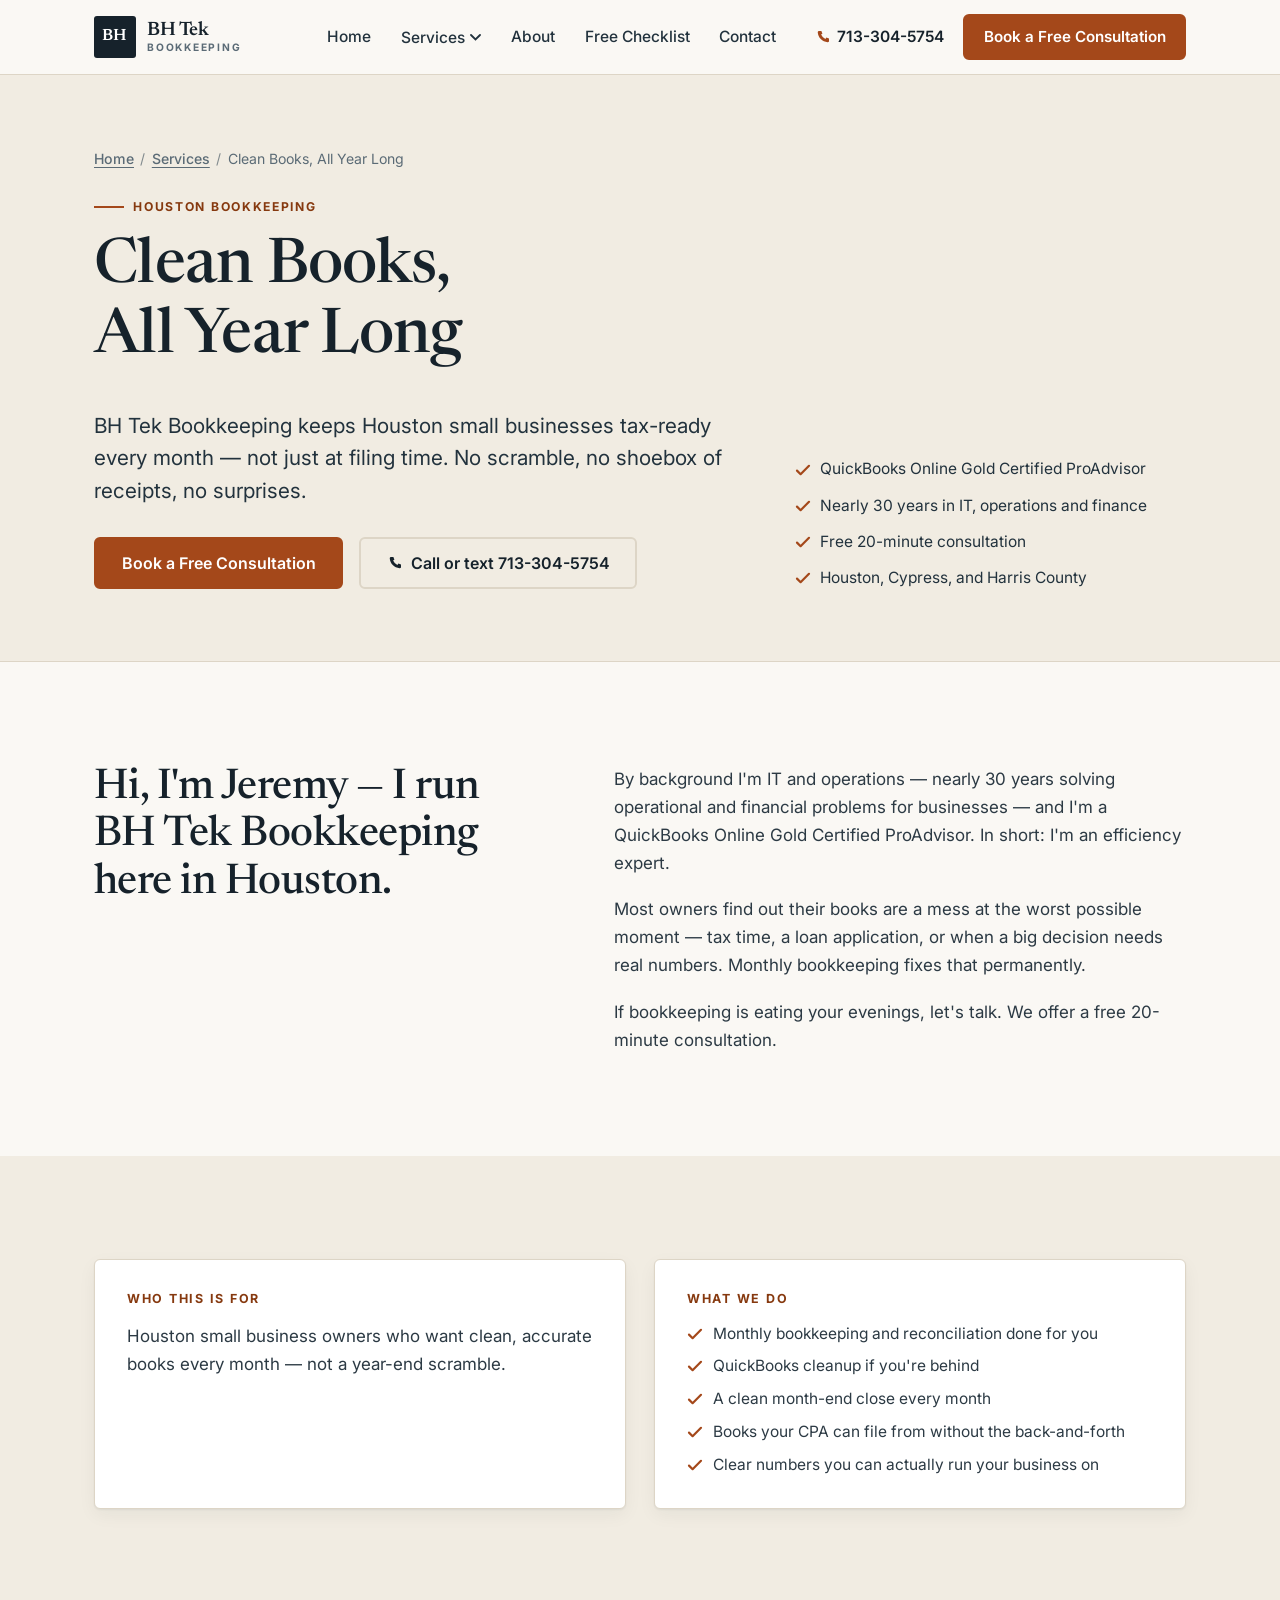
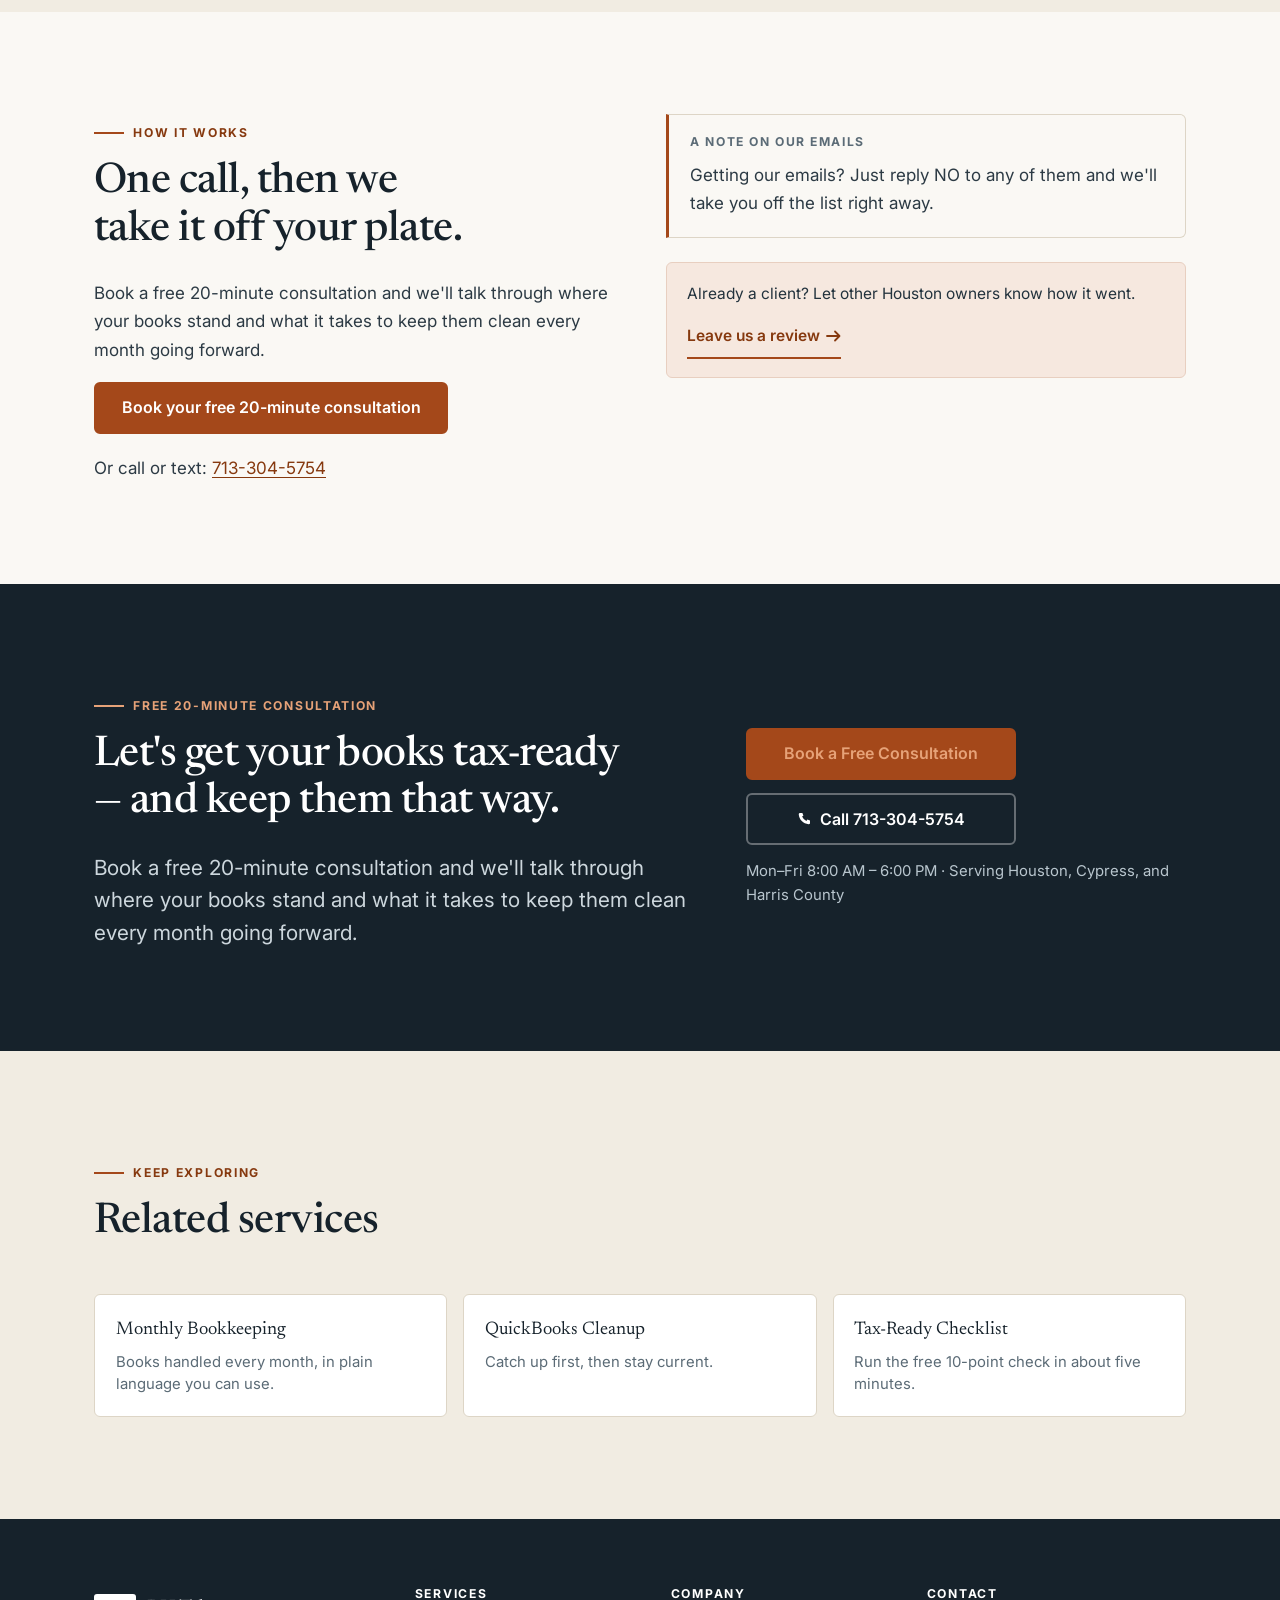
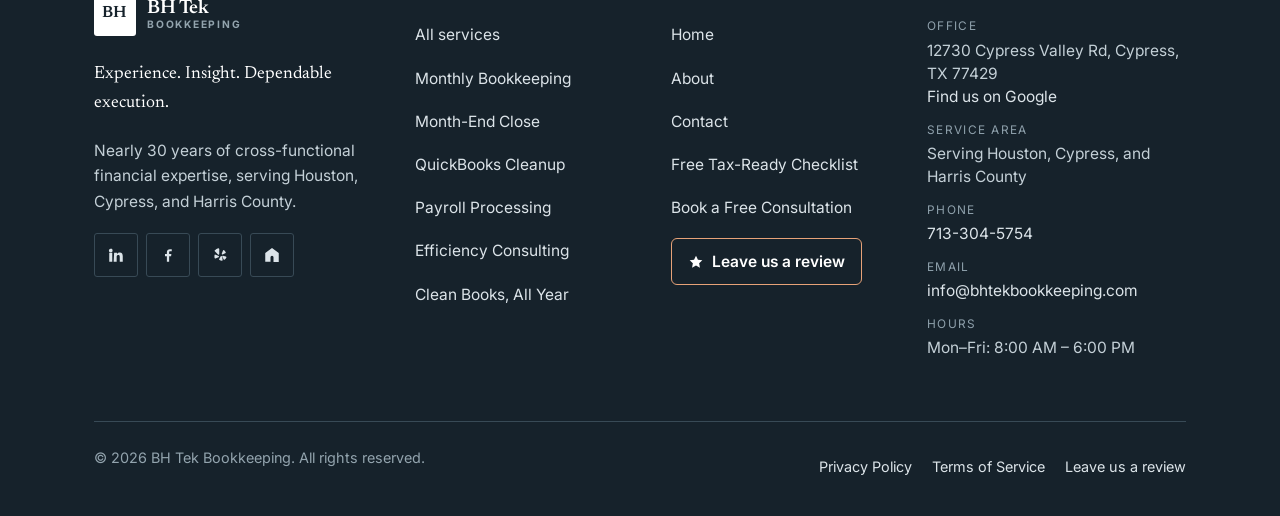
<file: tax-ready/index.html>
<!DOCTYPE html>
<html lang="en">
<head>
  <meta charset="utf-8">
  <meta name="viewport" content="width=device-width, initial-scale=1">
  <title>Clean Books, All Year Long | BH Tek Bookkeeping Houston</title>
  <meta name="description" content="BH Tek Bookkeeping keeps Houston small businesses tax-ready every month — not just at filing time. Free 20-minute consultation with a QuickBooks Online Gold Certified ProAdvisor.">
  <meta name="theme-color" content="#16222b">
  <meta property="og:type" content="website">
  <meta property="og:site_name" content="BH Tek Bookkeeping">
  <meta property="og:title" content="Clean Books, All Year Long | BH Tek Bookkeeping Houston">
  <meta property="og:description" content="BH Tek Bookkeeping keeps Houston small businesses tax-ready every month — not just at filing time. Free 20-minute consultation with a QuickBooks Online Gold Certified ProAdvisor.">
  <meta property="og:image" content="/images/source/00-hero.jpg">
  <meta name="twitter:card" content="summary_large_image">
  <link rel="icon" href="/favicon.svg" type="image/svg+xml">
  <link rel="apple-touch-icon" href="/favicon.svg">
  <link rel="preconnect" href="https://fonts.googleapis.com">
  <link rel="preconnect" href="https://fonts.gstatic.com" crossorigin>
  <link rel="stylesheet" href="https://fonts.googleapis.com/css2?family=Inter:wght@400;500;600;700&family=Newsreader:opsz,wght@6..72,400;6..72,500;6..72,600&display=swap">
  <link rel="stylesheet" href="/assets/css/site.css">
</head>
<body>
<a class="skip-link" href="#main">Skip to main content</a>

<header class="site-header">
  <div class="wrap header-inner">
    <a class="brand" href="/" aria-label="BH Tek Bookkeeping — home">
      <span class="brand-mark" aria-hidden="true"><span>BH</span></span>
      <span class="brand-text">
        <span class="brand-name">BH Tek</span>
        <span class="brand-sub">Bookkeeping</span>
      </span>
    </a>

    <nav class="nav" aria-label="Main">
      <ul class="nav-list">
        <li><a class="nav-link" href="/">Home</a></li>
        <li data-submenu-wrap>
          <button class="nav-toggle" type="button" data-submenu-toggle aria-expanded="false" aria-controls="services-menu">
            Services
            <svg width="11" height="7" viewBox="0 0 11 7" aria-hidden="true" focusable="false"><path d="M1 1l4.5 4.5L10 1" fill="none" stroke="currentColor" stroke-width="1.8" stroke-linecap="round"/></svg>
          </button>
          <ul class="submenu" id="services-menu" hidden>
            <li><a href="/services/">All services<small>Overview of how we work</small></a></li>
            <li><a href="/monthly-bookkeeping/">Monthly Bookkeeping<small>Books handled every month</small></a></li>
            <li><a href="/month-end-close/">Month-End Close<small>Reconciled, reviewed, on schedule</small></a></li>
            <li><a href="/quickbooks-cleanup/">QuickBooks Cleanup<small>Catch-up and file repair</small></a></li>
            <li><a href="/payroll-processing/">Payroll Processing<small>Runs, filings and W-2s</small></a></li>
            <li><a href="/efficiency-consulting/">Efficiency Consulting<small>Fix what slows you down</small></a></li>
            <li><a href="/tax-ready/" aria-current="page">Clean Books, All Year<small>Tax-ready every month</small></a></li>
          </ul>
        </li>
        <li><a class="nav-link" href="/about/">About</a></li>
        <li><a class="nav-link" href="/tax-ready-checklist/">Free Checklist</a></li>
        <li><a class="nav-link" href="/contact/">Contact</a></li>
      </ul>
    </nav>

    <div class="header-actions">
      <a class="header-phone" href="tel:+17133045754"><svg width="16" height="16" viewBox="0 0 24 24" aria-hidden="true" focusable="false"><path d="M6.6 3h3l1.5 4-2 1.4a12 12 0 006.5 6.5l1.4-2 4 1.5v3A2 2 0 0119 19.9C10.8 19.3 4.7 13.2 4.1 5A2 2 0 016.1 3z" fill="currentColor"/></svg><span>713-304-5754</span></a>
      <a class="btn btn-primary header-cta" href="https://calendly.com/jeremy-bhtekbookkeeping/30min">Book a Free Consultation</a>
      <button class="menu-btn" type="button" data-menu-btn aria-expanded="false" aria-controls="mobile-nav">
        <svg width="18" height="14" viewBox="0 0 18 14" aria-hidden="true" focusable="false"><path d="M0 1h18M0 7h18M0 13h18" stroke="currentColor" stroke-width="2"/></svg>
        <span data-menu-label>Menu</span>
      </button>
    </div>
  </div>

  <div class="mobile-nav wrap" id="mobile-nav" data-mobile-nav hidden>
    <ul>
      <li><a href="/">Home</a></li>
      <li class="m-label">Services</li>
        <li class="sub"><a href="/services/">All services</a></li>
        <li class="sub"><a href="/monthly-bookkeeping/">Monthly Bookkeeping</a></li>
        <li class="sub"><a href="/month-end-close/">Month-End Close</a></li>
        <li class="sub"><a href="/quickbooks-cleanup/">QuickBooks Cleanup</a></li>
        <li class="sub"><a href="/payroll-processing/">Payroll Processing</a></li>
        <li class="sub"><a href="/efficiency-consulting/">Efficiency Consulting</a></li>
        <li class="sub"><a href="/tax-ready/" aria-current="page">Clean Books, All Year</a></li>
      <li class="m-label">More</li>
      <li><a href="/about/">About</a></li>
      <li><a href="/tax-ready-checklist/">Free Tax-Ready Checklist</a></li>
      <li><a href="/contact/">Contact</a></li>
      <li><a href="/review">Leave us a review</a></li>
    </ul>
    <a class="btn btn-primary" href="https://calendly.com/jeremy-bhtekbookkeeping/30min">Book a Free Consultation</a>
  </div>
</header>

<main id="main">
<section class="page-hero">
  <div class="wrap">
    <nav class="breadcrumbs" aria-label="Breadcrumb">
      <ol><li><a href="/">Home</a></li><li><a href="/services/">Services</a></li><li aria-current="page">Clean Books, All Year Long</li></ol>
    </nav>
    <div class="page-hero-grid">
      <div>
        <p class="eyebrow">Houston Bookkeeping</p>
        <h1>Clean Books, All Year Long</h1>
        <p class="lede">BH Tek Bookkeeping keeps Houston small businesses tax-ready every month — not just at filing time. No scramble, no shoebox of receipts, no surprises.</p>
        <div class="btn-row">
          <a class="btn btn-primary" href="https://calendly.com/jeremy-bhtekbookkeeping/30min">Book a Free Consultation</a>
          <a class="btn btn-ghost" href="tel:+17133045754"><svg width="16" height="16" viewBox="0 0 24 24" aria-hidden="true" focusable="false"><path d="M6.6 3h3l1.5 4-2 1.4a12 12 0 006.5 6.5l1.4-2 4 1.5v3A2 2 0 0119 19.9C10.8 19.3 4.7 13.2 4.1 5A2 2 0 016.1 3z" fill="currentColor"/></svg> Call or text 713-304-5754</a>
        </div>
      </div>
      <div>
        <ul class="trust">
          <li><svg width="16" height="16" viewBox="0 0 16 16" aria-hidden="true" focusable="false"><path d="M2 8.6l3.6 3.6L14 3.8" fill="none" stroke="currentColor" stroke-width="2.2" stroke-linecap="round" stroke-linejoin="round"/></svg><span>QuickBooks Online Gold Certified ProAdvisor</span></li>
          <li><svg width="16" height="16" viewBox="0 0 16 16" aria-hidden="true" focusable="false"><path d="M2 8.6l3.6 3.6L14 3.8" fill="none" stroke="currentColor" stroke-width="2.2" stroke-linecap="round" stroke-linejoin="round"/></svg><span>Nearly 30 years in IT, operations and finance</span></li>
          <li><svg width="16" height="16" viewBox="0 0 16 16" aria-hidden="true" focusable="false"><path d="M2 8.6l3.6 3.6L14 3.8" fill="none" stroke="currentColor" stroke-width="2.2" stroke-linecap="round" stroke-linejoin="round"/></svg><span>Free 20-minute consultation</span></li>
          <li><svg width="16" height="16" viewBox="0 0 16 16" aria-hidden="true" focusable="false"><path d="M2 8.6l3.6 3.6L14 3.8" fill="none" stroke="currentColor" stroke-width="2.2" stroke-linecap="round" stroke-linejoin="round"/></svg><span>Houston, Cypress, and Harris County</span></li>
        </ul>
      </div>
    </div>
  </div>
</section>

<section class="band">
  <div class="wrap split split-lead">
    <div class="reveal">
      <h2>Hi, I'm Jeremy — I run BH Tek Bookkeeping here in Houston.</h2>
    </div>
    <div class="reveal">
      <p>By background I'm IT and operations — nearly 30 years solving operational and financial problems for businesses — and I'm a QuickBooks Online Gold Certified ProAdvisor. In short: I'm an efficiency expert.</p>
      <p>Most owners find out their books are a mess at the worst possible moment — tax time, a loan application, or when a big decision needs real numbers. Monthly bookkeeping fixes that permanently.</p>
      <p>If bookkeeping is eating your evenings, let's talk. We offer a free 20-minute consultation.</p>
    </div>
  </div>
</section>

<section class="band band-paper2">
  <div class="wrap">
    <div class="panels">
      <div class="panel reveal">
        <h3>Who this is for</h3>
        <p>Houston small business owners who want clean, accurate books every month — not a year-end scramble.</p>
      </div>
      <div class="panel reveal">
        <h3>What we do</h3>
        <ul class="ticks">
      <li><svg width="16" height="16" viewBox="0 0 16 16" aria-hidden="true" focusable="false"><path d="M2 8.6l3.6 3.6L14 3.8" fill="none" stroke="currentColor" stroke-width="2.2" stroke-linecap="round" stroke-linejoin="round"/></svg><span>Monthly bookkeeping and reconciliation done for you</span></li>
      <li><svg width="16" height="16" viewBox="0 0 16 16" aria-hidden="true" focusable="false"><path d="M2 8.6l3.6 3.6L14 3.8" fill="none" stroke="currentColor" stroke-width="2.2" stroke-linecap="round" stroke-linejoin="round"/></svg><span>QuickBooks cleanup if you're behind</span></li>
      <li><svg width="16" height="16" viewBox="0 0 16 16" aria-hidden="true" focusable="false"><path d="M2 8.6l3.6 3.6L14 3.8" fill="none" stroke="currentColor" stroke-width="2.2" stroke-linecap="round" stroke-linejoin="round"/></svg><span>A clean month-end close every month</span></li>
      <li><svg width="16" height="16" viewBox="0 0 16 16" aria-hidden="true" focusable="false"><path d="M2 8.6l3.6 3.6L14 3.8" fill="none" stroke="currentColor" stroke-width="2.2" stroke-linecap="round" stroke-linejoin="round"/></svg><span>Books your CPA can file from without the back-and-forth</span></li>
      <li><svg width="16" height="16" viewBox="0 0 16 16" aria-hidden="true" focusable="false"><path d="M2 8.6l3.6 3.6L14 3.8" fill="none" stroke="currentColor" stroke-width="2.2" stroke-linecap="round" stroke-linejoin="round"/></svg><span>Clear numbers you can actually run your business on</span></li>
    </ul>
      </div>
    </div>
  </div>
</section>

<section class="band">
  <div class="wrap split">
    <div class="reveal">
      <p class="eyebrow">How it works</p>
      <h2>One call, then we take it off your plate.</h2>
      <p>Book a free 20-minute consultation and we'll talk through where your books stand and what it takes to keep them clean every month going forward.</p>
      <div class="btn-row">
        <a class="btn btn-primary" href="https://calendly.com/jeremy-bhtekbookkeeping/30min">Book your free 20-minute consultation</a>
      </div>
      <p style="margin-top:1.25rem">Or call or text: <a href="tel:+17133045754">713-304-5754</a></p>
    </div>
    <div class="reveal">
      <div class="service-aside">
        <h4>A note on our emails</h4>
        <p>Getting our emails? Just reply NO to any of them and we'll take you off the list right away.</p>
      </div>
      <div class="review-cta">
        <p>Already a client? Let other Houston owners know how it went.</p>
        <a class="text-link" href="/review">Leave us a review <svg width="15" height="12" viewBox="0 0 15 12" aria-hidden="true" focusable="false"><path d="M1 6h12M9 1.5L13.5 6 9 10.5" fill="none" stroke="currentColor" stroke-width="1.8" stroke-linecap="round" stroke-linejoin="round"/></svg></a>
      </div>
    </div>
  </div>
</section>

<section class="band band-ink">
  <div class="wrap cta-grid">
    <div>
      <p class="eyebrow">Free 20-minute consultation</p>
      <h2>Let's get your books tax-ready — and keep them that way.</h2>
      <p class="lede">Book a free 20-minute consultation and we'll talk through where your books stand and what it takes to keep them clean every month going forward.</p>
    </div>
    <div class="cta-actions">
      <a class="btn btn-primary" href="https://calendly.com/jeremy-bhtekbookkeeping/30min">Book a Free Consultation</a>
      <a class="btn btn-ghost" href="tel:+17133045754"><svg width="16" height="16" viewBox="0 0 24 24" aria-hidden="true" focusable="false"><path d="M6.6 3h3l1.5 4-2 1.4a12 12 0 006.5 6.5l1.4-2 4 1.5v3A2 2 0 0119 19.9C10.8 19.3 4.7 13.2 4.1 5A2 2 0 016.1 3z" fill="currentColor"/></svg> Call 713-304-5754</a>
      <p class="cta-micro">Mon–Fri 8:00&nbsp;AM – 6:00&nbsp;PM · Serving Houston, Cypress, and Harris County</p>
    </div>
  </div>
</section>

<section class="band band-paper2">
  <div class="wrap">
    <div class="section-head reveal">
      <p class="eyebrow">Keep exploring</p>
      <h2>Related services</h2>
    </div>
    <ul class="related">
      <li><a href="/monthly-bookkeeping/"><span class="t">Monthly Bookkeeping</span><span class="d">Books handled every month, in plain language you can use.</span></a></li>
      <li><a href="/quickbooks-cleanup/"><span class="t">QuickBooks Cleanup</span><span class="d">Catch up first, then stay current.</span></a></li>
      <li><a href="/tax-ready-checklist/"><span class="t">Tax-Ready Checklist</span><span class="d">Run the free 10-point check in about five minutes.</span></a></li>
    </ul>
  </div>
</section>
</main>

<footer class="site-footer">
  <div class="wrap">
    <div class="footer-grid">
      <div>
        <a class="brand footer-brand" href="/" aria-label="BH Tek Bookkeeping — home">
      <span class="brand-mark" aria-hidden="true"><span>BH</span></span>
      <span class="brand-text">
        <span class="brand-name">BH Tek</span>
        <span class="brand-sub">Bookkeeping</span>
      </span>
    </a>
        <p class="footer-tag">Experience. Insight. Dependable execution.</p>
        <p>Nearly 30 years of cross-functional financial expertise, serving Houston, Cypress, and Harris County.</p>
        <div class="socials">
          <a href="https://www.linkedin.com/company/125004186" aria-label="BH Tek Bookkeeping on LinkedIn"><svg width="18" height="18" viewBox="0 0 24 24" aria-hidden="true" focusable="false"><path d="M4.98 3.5A2.5 2.5 0 112.5 6 2.5 2.5 0 014.98 3.5zM3 8.98h4V21H3zM9.5 8.98h3.8v1.64h.06A4.2 4.2 0 0117 8.7c3 0 4 1.95 4 4.8V21h-4v-6.5c0-1.6-.6-2.5-1.9-2.5-1.1 0-1.8.74-2.1 1.46-.1.25-.12.6-.12.96V21h-4z" fill="currentColor"/></svg></a>
          <a href="https://www.facebook.com/people/BH-Tek-Bookkeeping/61590239955620/" aria-label="BH Tek Bookkeeping on Facebook"><svg width="18" height="18" viewBox="0 0 24 24" aria-hidden="true" focusable="false"><path d="M13.5 21v-7.5h2.6l.4-3h-3V8.6c0-.87.24-1.46 1.5-1.46H17V4.4A20 20 0 0014.6 4.3c-2.4 0-4.1 1.46-4.1 4.16v2.04H8v3h2.5V21z" fill="currentColor"/></svg></a>
          <a href="https://www.yelp.com/biz/bh-tek-bookkeeping-houston" aria-label="BH Tek Bookkeeping on Yelp"><svg width="18" height="18" viewBox="0 0 24 24" aria-hidden="true" focusable="false"><path d="M11 3.4v7.3c0 .9-1.1 1.3-1.7.6L5.1 7.1a1 1 0 01.2-1.6A11 11 0 019.6 3c.8-.1 1.4.4 1.4 1.1zM10.3 13.3c.6.5.4 1.5-.3 1.8l-4 1.5a1 1 0 01-1.3-.8 10 10 0 010-3.4 1 1 0 011.4-.8zM13.2 13.4c.6-.4 1.4 0 1.5.7l.8 4.2a1 1 0 01-1 1.2 10 10 0 01-3.1-.8 1 1 0 01-.3-1.6zM15.5 11.2c-.8.2-1.4-.6-1.1-1.3l1.6-3.9a1 1 0 011.6-.3 10 10 0 012 2.7 1 1 0 01-.7 1.4zM15.9 13.1l3.9 1a1 1 0 01.6 1.5 10 10 0 01-2 2.3 1 1 0 01-1.6-.3l-1.7-3.2c-.3-.6.2-1.4.8-1.3z" fill="currentColor"/></svg></a>
          <a href="https://nextdoor.com/page/bh-tek-bookkeeping-houston-tx/" aria-label="BH Tek Bookkeeping on Nextdoor"><svg width="18" height="18" viewBox="0 0 24 24" aria-hidden="true" focusable="false"><path d="M12 2.6l9 6.6v12H14v-6.1a2 2 0 00-4 0V21H3V9.2z" fill="currentColor"/></svg></a>
        </div>
      </div>

      <div>
        <h2>Services</h2>
        <ul class="footer-links">
          <li><a href="/services/">All services</a></li>
          <li><a href="/monthly-bookkeeping/">Monthly Bookkeeping</a></li>
          <li><a href="/month-end-close/">Month-End Close</a></li>
          <li><a href="/quickbooks-cleanup/">QuickBooks Cleanup</a></li>
          <li><a href="/payroll-processing/">Payroll Processing</a></li>
          <li><a href="/efficiency-consulting/">Efficiency Consulting</a></li>
          <li><a href="/tax-ready/">Clean Books, All Year</a></li>
        </ul>
      </div>

      <div>
        <h2>Company</h2>
        <ul class="footer-links">
          <li><a href="/">Home</a></li>
          <li><a href="/about/">About</a></li>
          <li><a href="/contact/">Contact</a></li>
          <li><a href="/tax-ready-checklist/">Free Tax-Ready Checklist</a></li>
          <li><a href="https://calendly.com/jeremy-bhtekbookkeeping/30min">Book a Free Consultation</a></li>
        </ul>
        <a class="footer-review" href="/review"><svg width="16" height="16" viewBox="0 0 24 24" aria-hidden="true" focusable="false"><path d="M12 2.5l2.9 6 6.6.9-4.8 4.6 1.2 6.5L12 17.4 6.1 20.5l1.2-6.5L2.5 9.4l6.6-.9z" fill="currentColor"/></svg> Leave us a review</a>
      </div>

      <div>
        <h2>Contact</h2>
        <ul class="footer-contact">
          <li><span class="k">Office</span>12730 Cypress Valley Rd, Cypress, TX 77429<br><a href="https://www.google.com/maps/place/BH+Tek+Bookkeeping/@29.9628814,-95.6595902,17z/data=!4m6!3m5!1s0x8640d5ec797e7875:0xb6de2ed7247eb5f8!8m2!3d29.9628814!4d-95.6595902!16s%2Fg%2F11zz88jj2n">Find us on Google</a></li>
          <li><span class="k">Service area</span>Serving Houston, Cypress, and Harris County</li>
          <li><span class="k">Phone</span><a href="tel:+17133045754">713-304-5754</a></li>
          <li><span class="k">Email</span><a href="mailto:info@bhtekbookkeeping.com">info@bhtekbookkeeping.com</a></li>
          <li><span class="k">Hours</span>Mon–Fri: 8:00&nbsp;AM – 6:00&nbsp;PM</li>
        </ul>
      </div>
    </div>

    <div class="footer-bottom">
      <p>© 2026 BH Tek Bookkeeping. All rights reserved.</p>
      <ul>
        <li><a href="/privacy-policy/">Privacy Policy</a></li>
        <li><a href="/terms-of-service/">Terms of Service</a></li>
        <li><a href="/review">Leave us a review</a></li>
      </ul>
    </div>
  </div>
</footer>

<div class="callbar">
  <a class="btn btn-ghost" href="tel:+17133045754"><svg width="16" height="16" viewBox="0 0 24 24" aria-hidden="true" focusable="false"><path d="M6.6 3h3l1.5 4-2 1.4a12 12 0 006.5 6.5l1.4-2 4 1.5v3A2 2 0 0119 19.9C10.8 19.3 4.7 13.2 4.1 5A2 2 0 016.1 3z" fill="currentColor"/></svg> Call now</a>
  <a class="btn btn-primary" href="https://calendly.com/jeremy-bhtekbookkeeping/30min">Book free call</a>
</div>

<script src="/assets/js/site.js" defer></script>
</body>
</html>
</file>
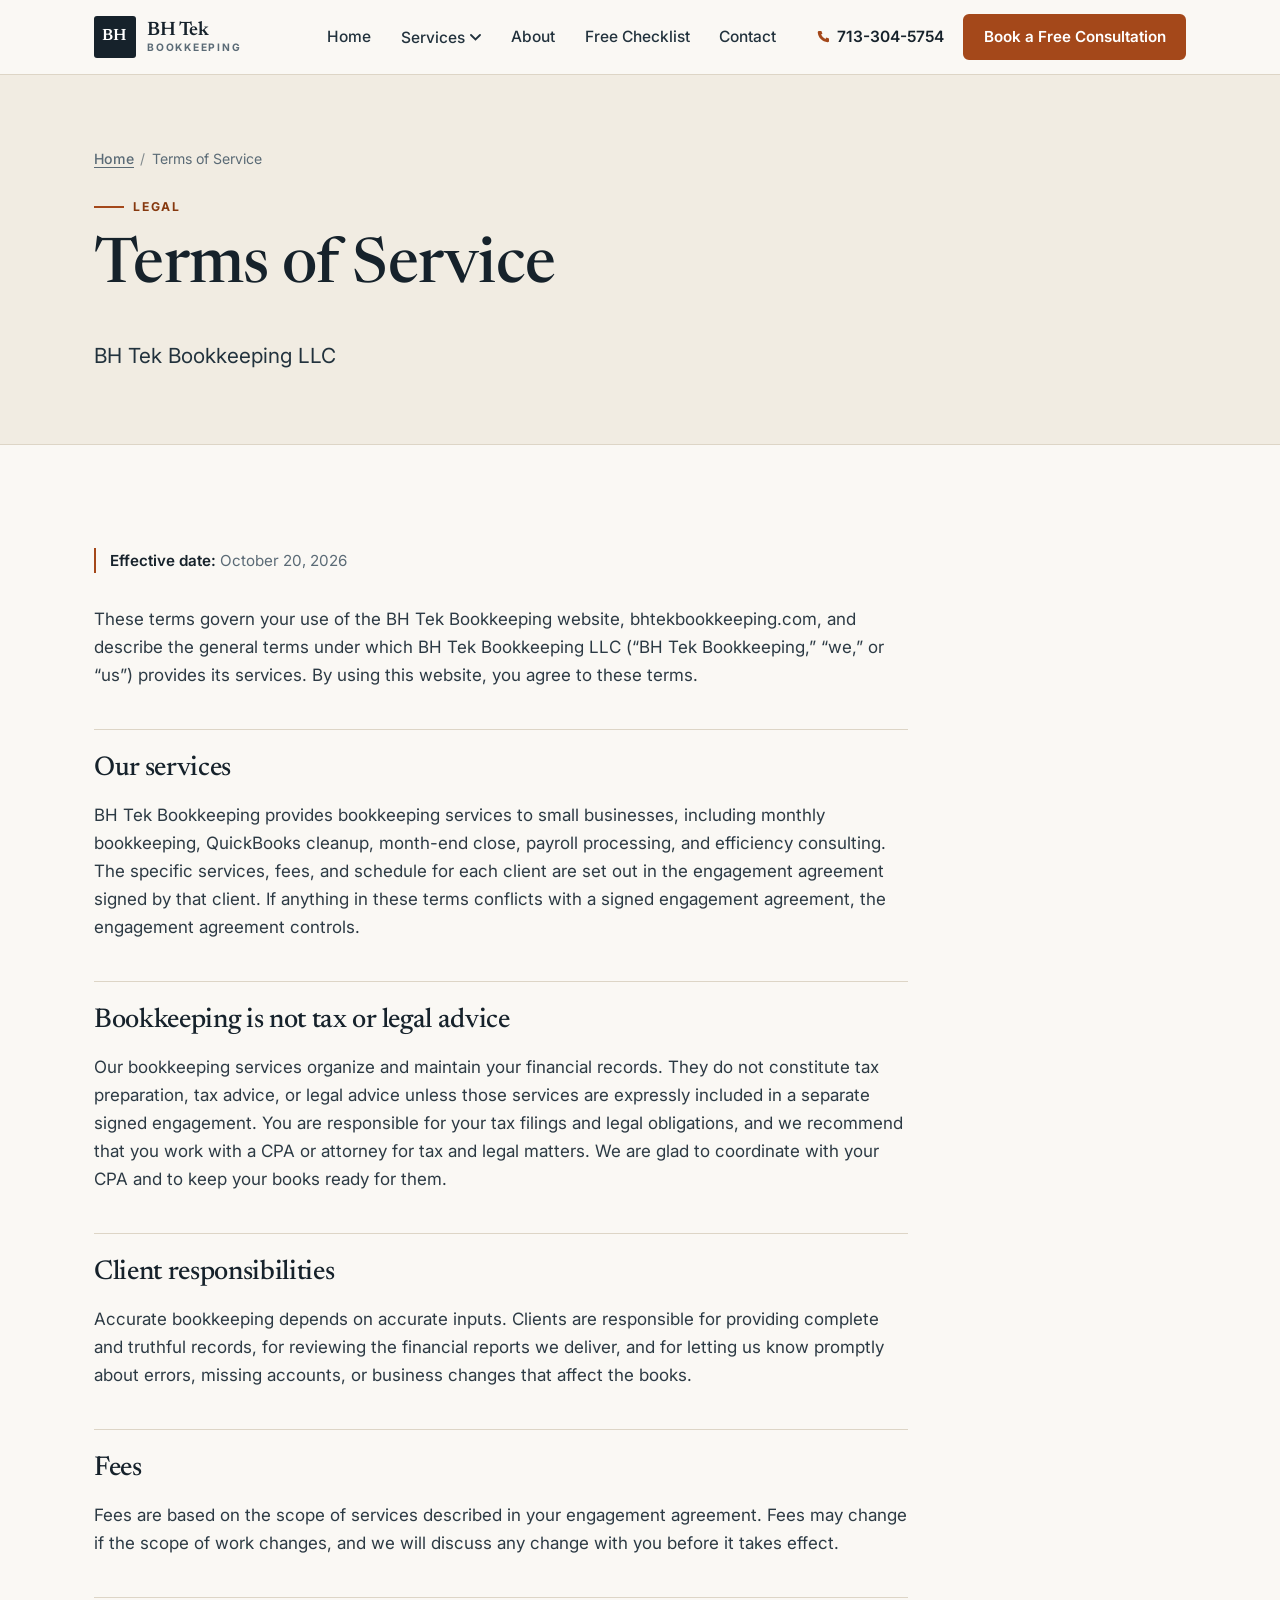
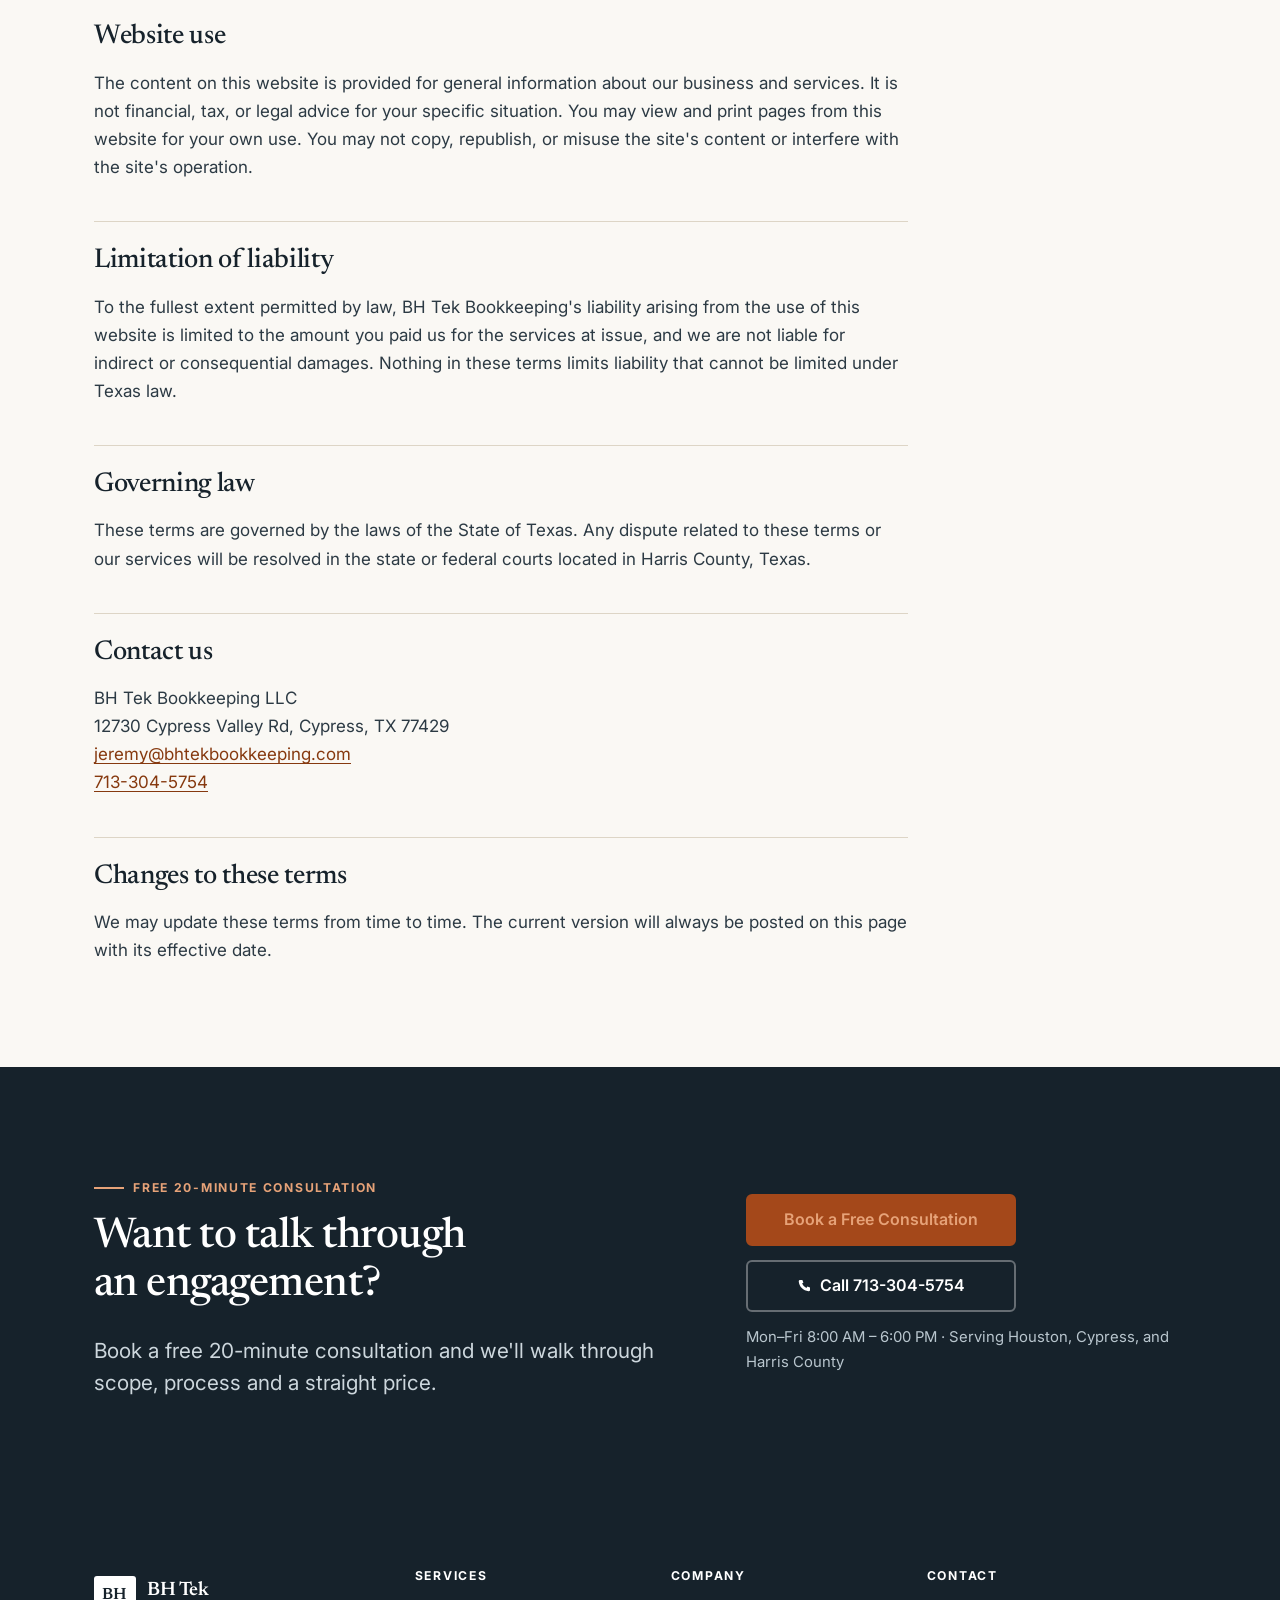
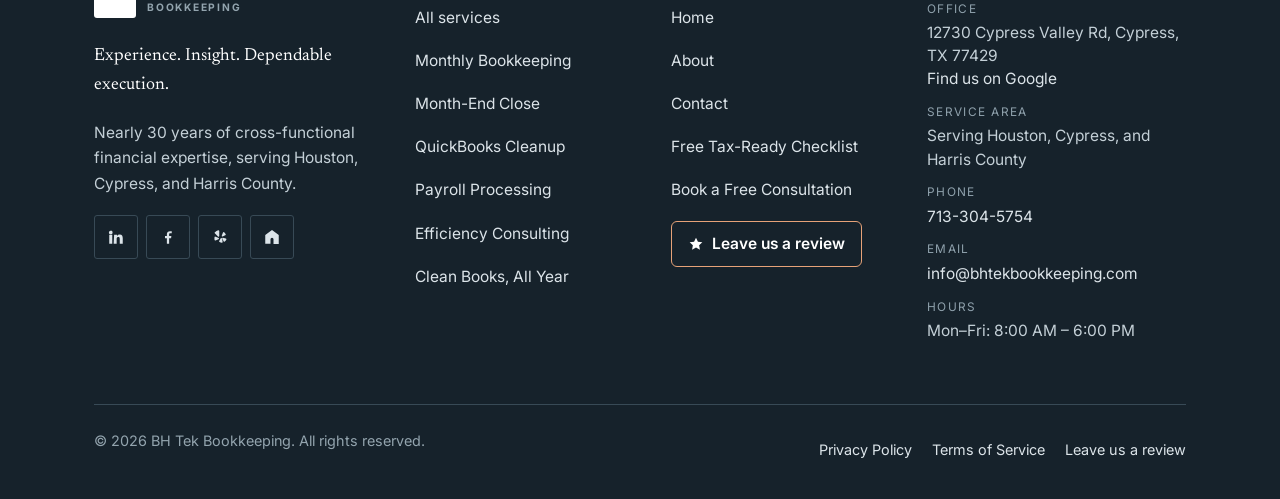
<file: terms-of-service/index.html>
<!DOCTYPE html>
<html lang="en">
<head>
  <meta charset="utf-8">
  <meta name="viewport" content="width=device-width, initial-scale=1">
  <title>Terms of Service — BH Tek Bookkeeping</title>
  <meta name="description" content="The terms governing use of the BH Tek Bookkeeping website and the general terms under which BH Tek Bookkeeping LLC provides its services. Effective October 20, 2026.">
  <meta name="theme-color" content="#16222b">
  <meta property="og:type" content="website">
  <meta property="og:site_name" content="BH Tek Bookkeeping">
  <meta property="og:title" content="Terms of Service — BH Tek Bookkeeping">
  <meta property="og:description" content="The terms governing use of the BH Tek Bookkeeping website and the general terms under which BH Tek Bookkeeping LLC provides its services. Effective October 20, 2026.">
  <meta property="og:image" content="/images/source/00-hero.jpg">
  <meta name="twitter:card" content="summary_large_image">
  <link rel="icon" href="/favicon.svg" type="image/svg+xml">
  <link rel="apple-touch-icon" href="/favicon.svg">
  <link rel="preconnect" href="https://fonts.googleapis.com">
  <link rel="preconnect" href="https://fonts.gstatic.com" crossorigin>
  <link rel="stylesheet" href="https://fonts.googleapis.com/css2?family=Inter:wght@400;500;600;700&family=Newsreader:opsz,wght@6..72,400;6..72,500;6..72,600&display=swap">
  <link rel="stylesheet" href="/assets/css/site.css">
</head>
<body>
<a class="skip-link" href="#main">Skip to main content</a>

<header class="site-header">
  <div class="wrap header-inner">
    <a class="brand" href="/" aria-label="BH Tek Bookkeeping — home">
      <span class="brand-mark" aria-hidden="true"><span>BH</span></span>
      <span class="brand-text">
        <span class="brand-name">BH Tek</span>
        <span class="brand-sub">Bookkeeping</span>
      </span>
    </a>

    <nav class="nav" aria-label="Main">
      <ul class="nav-list">
        <li><a class="nav-link" href="/">Home</a></li>
        <li data-submenu-wrap>
          <button class="nav-toggle" type="button" data-submenu-toggle aria-expanded="false" aria-controls="services-menu">
            Services
            <svg width="11" height="7" viewBox="0 0 11 7" aria-hidden="true" focusable="false"><path d="M1 1l4.5 4.5L10 1" fill="none" stroke="currentColor" stroke-width="1.8" stroke-linecap="round"/></svg>
          </button>
          <ul class="submenu" id="services-menu" hidden>
            <li><a href="/services/">All services<small>Overview of how we work</small></a></li>
            <li><a href="/monthly-bookkeeping/">Monthly Bookkeeping<small>Books handled every month</small></a></li>
            <li><a href="/month-end-close/">Month-End Close<small>Reconciled, reviewed, on schedule</small></a></li>
            <li><a href="/quickbooks-cleanup/">QuickBooks Cleanup<small>Catch-up and file repair</small></a></li>
            <li><a href="/payroll-processing/">Payroll Processing<small>Runs, filings and W-2s</small></a></li>
            <li><a href="/efficiency-consulting/">Efficiency Consulting<small>Fix what slows you down</small></a></li>
            <li><a href="/tax-ready/">Clean Books, All Year<small>Tax-ready every month</small></a></li>
          </ul>
        </li>
        <li><a class="nav-link" href="/about/">About</a></li>
        <li><a class="nav-link" href="/tax-ready-checklist/">Free Checklist</a></li>
        <li><a class="nav-link" href="/contact/">Contact</a></li>
      </ul>
    </nav>

    <div class="header-actions">
      <a class="header-phone" href="tel:+17133045754"><svg width="16" height="16" viewBox="0 0 24 24" aria-hidden="true" focusable="false"><path d="M6.6 3h3l1.5 4-2 1.4a12 12 0 006.5 6.5l1.4-2 4 1.5v3A2 2 0 0119 19.9C10.8 19.3 4.7 13.2 4.1 5A2 2 0 016.1 3z" fill="currentColor"/></svg><span>713-304-5754</span></a>
      <a class="btn btn-primary header-cta" href="https://calendly.com/jeremy-bhtekbookkeeping/30min">Book a Free Consultation</a>
      <button class="menu-btn" type="button" data-menu-btn aria-expanded="false" aria-controls="mobile-nav">
        <svg width="18" height="14" viewBox="0 0 18 14" aria-hidden="true" focusable="false"><path d="M0 1h18M0 7h18M0 13h18" stroke="currentColor" stroke-width="2"/></svg>
        <span data-menu-label>Menu</span>
      </button>
    </div>
  </div>

  <div class="mobile-nav wrap" id="mobile-nav" data-mobile-nav hidden>
    <ul>
      <li><a href="/">Home</a></li>
      <li class="m-label">Services</li>
        <li class="sub"><a href="/services/">All services</a></li>
        <li class="sub"><a href="/monthly-bookkeeping/">Monthly Bookkeeping</a></li>
        <li class="sub"><a href="/month-end-close/">Month-End Close</a></li>
        <li class="sub"><a href="/quickbooks-cleanup/">QuickBooks Cleanup</a></li>
        <li class="sub"><a href="/payroll-processing/">Payroll Processing</a></li>
        <li class="sub"><a href="/efficiency-consulting/">Efficiency Consulting</a></li>
        <li class="sub"><a href="/tax-ready/">Clean Books, All Year</a></li>
      <li class="m-label">More</li>
      <li><a href="/about/">About</a></li>
      <li><a href="/tax-ready-checklist/">Free Tax-Ready Checklist</a></li>
      <li><a href="/contact/">Contact</a></li>
      <li><a href="/review">Leave us a review</a></li>
    </ul>
    <a class="btn btn-primary" href="https://calendly.com/jeremy-bhtekbookkeeping/30min">Book a Free Consultation</a>
  </div>
</header>

<main id="main">
<section class="page-hero">
  <div class="wrap">
    <nav class="breadcrumbs" aria-label="Breadcrumb">
      <ol><li><a href="/">Home</a></li><li aria-current="page">Terms of Service</li></ol>
    </nav>
    <p class="eyebrow">Legal</p>
    <h1>Terms of Service</h1>
    <p class="lede">BH Tek Bookkeeping LLC</p>
  </div>
</section>

<section class="band">
  <div class="wrap">
    <div class="prose">
      <p class="meta"><strong>Effective date:</strong> October 20, 2026</p>

      <p>These terms govern your use of the BH Tek Bookkeeping website, bhtekbookkeeping.com, and describe the general terms under which BH Tek Bookkeeping LLC (&ldquo;BH Tek Bookkeeping,&rdquo; &ldquo;we,&rdquo; or &ldquo;us&rdquo;) provides its services. By using this website, you agree to these terms.</p>

      <h2>Our services</h2>
      <p>BH Tek Bookkeeping provides bookkeeping services to small businesses, including monthly bookkeeping, QuickBooks cleanup, month-end close, payroll processing, and efficiency consulting. The specific services, fees, and schedule for each client are set out in the engagement agreement signed by that client. If anything in these terms conflicts with a signed engagement agreement, the engagement agreement controls.</p>

      <h2>Bookkeeping is not tax or legal advice</h2>
      <p>Our bookkeeping services organize and maintain your financial records. They do not constitute tax preparation, tax advice, or legal advice unless those services are expressly included in a separate signed engagement. You are responsible for your tax filings and legal obligations, and we recommend that you work with a CPA or attorney for tax and legal matters. We are glad to coordinate with your CPA and to keep your books ready for them.</p>

      <h2>Client responsibilities</h2>
      <p>Accurate bookkeeping depends on accurate inputs. Clients are responsible for providing complete and truthful records, for reviewing the financial reports we deliver, and for letting us know promptly about errors, missing accounts, or business changes that affect the books.</p>

      <h2>Fees</h2>
      <p>Fees are based on the scope of services described in your engagement agreement. Fees may change if the scope of work changes, and we will discuss any change with you before it takes effect.</p>

      <h2>Website use</h2>
      <p>The content on this website is provided for general information about our business and services. It is not financial, tax, or legal advice for your specific situation. You may view and print pages from this website for your own use. You may not copy, republish, or misuse the site's content or interfere with the site's operation.</p>

      <h2>Limitation of liability</h2>
      <p>To the fullest extent permitted by law, BH Tek Bookkeeping's liability arising from the use of this website is limited to the amount you paid us for the services at issue, and we are not liable for indirect or consequential damages. Nothing in these terms limits liability that cannot be limited under Texas law.</p>

      <h2>Governing law</h2>
      <p>These terms are governed by the laws of the State of Texas. Any dispute related to these terms or our services will be resolved in the state or federal courts located in Harris County, Texas.</p>

      <h2>Contact us</h2>
      <p>BH Tek Bookkeeping LLC<br>
      12730 Cypress Valley Rd, Cypress, TX 77429<br>
      <a href="mailto:jeremy@bhtekbookkeeping.com">jeremy@bhtekbookkeeping.com</a><br>
      <a href="tel:+17133045754">713-304-5754</a></p>

      <h2>Changes to these terms</h2>
      <p>We may update these terms from time to time. The current version will always be posted on this page with its effective date.</p>
    </div>
  </div>
</section>

<section class="band band-ink">
  <div class="wrap cta-grid">
    <div>
      <p class="eyebrow">Free 20-minute consultation</p>
      <h2>Want to talk through an engagement?</h2>
      <p class="lede">Book a free 20-minute consultation and we'll walk through scope, process and a straight price.</p>
    </div>
    <div class="cta-actions">
      <a class="btn btn-primary" href="https://calendly.com/jeremy-bhtekbookkeeping/30min">Book a Free Consultation</a>
      <a class="btn btn-ghost" href="tel:+17133045754"><svg width="16" height="16" viewBox="0 0 24 24" aria-hidden="true" focusable="false"><path d="M6.6 3h3l1.5 4-2 1.4a12 12 0 006.5 6.5l1.4-2 4 1.5v3A2 2 0 0119 19.9C10.8 19.3 4.7 13.2 4.1 5A2 2 0 016.1 3z" fill="currentColor"/></svg> Call 713-304-5754</a>
      <p class="cta-micro">Mon–Fri 8:00&nbsp;AM – 6:00&nbsp;PM · Serving Houston, Cypress, and Harris County</p>
    </div>
  </div>
</section>
</main>

<footer class="site-footer">
  <div class="wrap">
    <div class="footer-grid">
      <div>
        <a class="brand footer-brand" href="/" aria-label="BH Tek Bookkeeping — home">
      <span class="brand-mark" aria-hidden="true"><span>BH</span></span>
      <span class="brand-text">
        <span class="brand-name">BH Tek</span>
        <span class="brand-sub">Bookkeeping</span>
      </span>
    </a>
        <p class="footer-tag">Experience. Insight. Dependable execution.</p>
        <p>Nearly 30 years of cross-functional financial expertise, serving Houston, Cypress, and Harris County.</p>
        <div class="socials">
          <a href="https://www.linkedin.com/company/125004186" aria-label="BH Tek Bookkeeping on LinkedIn"><svg width="18" height="18" viewBox="0 0 24 24" aria-hidden="true" focusable="false"><path d="M4.98 3.5A2.5 2.5 0 112.5 6 2.5 2.5 0 014.98 3.5zM3 8.98h4V21H3zM9.5 8.98h3.8v1.64h.06A4.2 4.2 0 0117 8.7c3 0 4 1.95 4 4.8V21h-4v-6.5c0-1.6-.6-2.5-1.9-2.5-1.1 0-1.8.74-2.1 1.46-.1.25-.12.6-.12.96V21h-4z" fill="currentColor"/></svg></a>
          <a href="https://www.facebook.com/people/BH-Tek-Bookkeeping/61590239955620/" aria-label="BH Tek Bookkeeping on Facebook"><svg width="18" height="18" viewBox="0 0 24 24" aria-hidden="true" focusable="false"><path d="M13.5 21v-7.5h2.6l.4-3h-3V8.6c0-.87.24-1.46 1.5-1.46H17V4.4A20 20 0 0014.6 4.3c-2.4 0-4.1 1.46-4.1 4.16v2.04H8v3h2.5V21z" fill="currentColor"/></svg></a>
          <a href="https://www.yelp.com/biz/bh-tek-bookkeeping-houston" aria-label="BH Tek Bookkeeping on Yelp"><svg width="18" height="18" viewBox="0 0 24 24" aria-hidden="true" focusable="false"><path d="M11 3.4v7.3c0 .9-1.1 1.3-1.7.6L5.1 7.1a1 1 0 01.2-1.6A11 11 0 019.6 3c.8-.1 1.4.4 1.4 1.1zM10.3 13.3c.6.5.4 1.5-.3 1.8l-4 1.5a1 1 0 01-1.3-.8 10 10 0 010-3.4 1 1 0 011.4-.8zM13.2 13.4c.6-.4 1.4 0 1.5.7l.8 4.2a1 1 0 01-1 1.2 10 10 0 01-3.1-.8 1 1 0 01-.3-1.6zM15.5 11.2c-.8.2-1.4-.6-1.1-1.3l1.6-3.9a1 1 0 011.6-.3 10 10 0 012 2.7 1 1 0 01-.7 1.4zM15.9 13.1l3.9 1a1 1 0 01.6 1.5 10 10 0 01-2 2.3 1 1 0 01-1.6-.3l-1.7-3.2c-.3-.6.2-1.4.8-1.3z" fill="currentColor"/></svg></a>
          <a href="https://nextdoor.com/page/bh-tek-bookkeeping-houston-tx/" aria-label="BH Tek Bookkeeping on Nextdoor"><svg width="18" height="18" viewBox="0 0 24 24" aria-hidden="true" focusable="false"><path d="M12 2.6l9 6.6v12H14v-6.1a2 2 0 00-4 0V21H3V9.2z" fill="currentColor"/></svg></a>
        </div>
      </div>

      <div>
        <h2>Services</h2>
        <ul class="footer-links">
          <li><a href="/services/">All services</a></li>
          <li><a href="/monthly-bookkeeping/">Monthly Bookkeeping</a></li>
          <li><a href="/month-end-close/">Month-End Close</a></li>
          <li><a href="/quickbooks-cleanup/">QuickBooks Cleanup</a></li>
          <li><a href="/payroll-processing/">Payroll Processing</a></li>
          <li><a href="/efficiency-consulting/">Efficiency Consulting</a></li>
          <li><a href="/tax-ready/">Clean Books, All Year</a></li>
        </ul>
      </div>

      <div>
        <h2>Company</h2>
        <ul class="footer-links">
          <li><a href="/">Home</a></li>
          <li><a href="/about/">About</a></li>
          <li><a href="/contact/">Contact</a></li>
          <li><a href="/tax-ready-checklist/">Free Tax-Ready Checklist</a></li>
          <li><a href="https://calendly.com/jeremy-bhtekbookkeeping/30min">Book a Free Consultation</a></li>
        </ul>
        <a class="footer-review" href="/review"><svg width="16" height="16" viewBox="0 0 24 24" aria-hidden="true" focusable="false"><path d="M12 2.5l2.9 6 6.6.9-4.8 4.6 1.2 6.5L12 17.4 6.1 20.5l1.2-6.5L2.5 9.4l6.6-.9z" fill="currentColor"/></svg> Leave us a review</a>
      </div>

      <div>
        <h2>Contact</h2>
        <ul class="footer-contact">
          <li><span class="k">Office</span>12730 Cypress Valley Rd, Cypress, TX 77429<br><a href="https://www.google.com/maps/place/BH+Tek+Bookkeeping/@29.9628814,-95.6595902,17z/data=!4m6!3m5!1s0x8640d5ec797e7875:0xb6de2ed7247eb5f8!8m2!3d29.9628814!4d-95.6595902!16s%2Fg%2F11zz88jj2n">Find us on Google</a></li>
          <li><span class="k">Service area</span>Serving Houston, Cypress, and Harris County</li>
          <li><span class="k">Phone</span><a href="tel:+17133045754">713-304-5754</a></li>
          <li><span class="k">Email</span><a href="mailto:info@bhtekbookkeeping.com">info@bhtekbookkeeping.com</a></li>
          <li><span class="k">Hours</span>Mon–Fri: 8:00&nbsp;AM – 6:00&nbsp;PM</li>
        </ul>
      </div>
    </div>

    <div class="footer-bottom">
      <p>© 2026 BH Tek Bookkeeping. All rights reserved.</p>
      <ul>
        <li><a href="/privacy-policy/">Privacy Policy</a></li>
        <li><a href="/terms-of-service/">Terms of Service</a></li>
        <li><a href="/review">Leave us a review</a></li>
      </ul>
    </div>
  </div>
</footer>

<div class="callbar">
  <a class="btn btn-ghost" href="tel:+17133045754"><svg width="16" height="16" viewBox="0 0 24 24" aria-hidden="true" focusable="false"><path d="M6.6 3h3l1.5 4-2 1.4a12 12 0 006.5 6.5l1.4-2 4 1.5v3A2 2 0 0119 19.9C10.8 19.3 4.7 13.2 4.1 5A2 2 0 016.1 3z" fill="currentColor"/></svg> Call now</a>
  <a class="btn btn-primary" href="https://calendly.com/jeremy-bhtekbookkeeping/30min">Book free call</a>
</div>

<script src="/assets/js/site.js" defer></script>
</body>
</html>
</file>
<file: assets/css/site.css>
/* =========================================================
   BH Tek Bookkeeping — design system
   Palette: ledger ink + warm paper + single copper accent
   ========================================================= */

:root {
  --paper:        #faf8f4;
  --paper-2:      #f1ece2;
  --paper-3:      #e7e0d3;
  --ink:          #16222b;
  --ink-2:        #22323d;
  --body:         #2c3a44;
  --muted:        #5b6b76;
  --line:         #ddd5c6;
  --line-dark:    #384a56;
  --accent:       #a4481a;
  --accent-dark:  #86390f;
  --accent-soft:  #f6e8df;
  --accent-light: #e6a278;

  --wrap: 1180px;
  --gut: clamp(1.15rem, 4vw, 2.75rem);

  --r-sm: 3px;
  --r-md: 6px;

  --sans: "Inter", ui-sans-serif, system-ui, -apple-system, "Segoe UI", Roboto, Helvetica, Arial, sans-serif;
  --serif: "Newsreader", ui-serif, Georgia, "Times New Roman", serif;

  --shadow-sm: 0 1px 2px rgba(22, 34, 43, .06), 0 6px 18px rgba(22, 34, 43, .05);
  --shadow-md: 0 2px 4px rgba(22, 34, 43, .07), 0 18px 44px rgba(22, 34, 43, .10);
}

/* ---------- reset ---------- */
*, *::before, *::after { box-sizing: border-box; }

html { -webkit-text-size-adjust: 100%; scroll-behavior: smooth; }

@media (prefers-reduced-motion: reduce) {
  html { scroll-behavior: auto; }
}

body {
  margin: 0;
  background: var(--paper);
  color: var(--body);
  font-family: var(--sans);
  font-size: 1.0625rem;
  line-height: 1.65;
  font-synthesis-weight: none;
  -webkit-font-smoothing: antialiased;
  overflow-x: hidden;
}

img, svg { max-width: 100%; height: auto; display: block; }

h1, h2, h3, h4 {
  font-family: var(--serif);
  color: var(--ink);
  font-weight: 500;
  line-height: 1.12;
  letter-spacing: -.012em;
  margin: 0 0 .6em;
  text-wrap: balance;
}

h1 { font-size: clamp(2.2rem, 6.2vw, 3.9rem); }
h2 { font-size: clamp(1.75rem, 4.2vw, 2.65rem); }
h3 { font-size: clamp(1.2rem, 2.3vw, 1.45rem); }
h4 { font-size: 1.0625rem; font-family: var(--sans); font-weight: 600; letter-spacing: 0; }

p { margin: 0 0 1.15rem; }
p:last-child { margin-bottom: 0; }

a { color: var(--accent-dark); text-decoration-thickness: 1px; text-underline-offset: .18em; }
a:hover { color: var(--ink); }

ul, ol { margin: 0 0 1.15rem; padding-left: 1.15rem; }
li { margin-bottom: .45rem; }

strong { font-weight: 600; color: var(--ink); }

hr { border: 0; border-top: 1px solid var(--line); margin: 2.5rem 0; }

:focus-visible {
  outline: 3px solid var(--accent);
  outline-offset: 2px;
  border-radius: 2px;
}

::selection { background: var(--accent); color: #fff; }

.skip-link {
  position: absolute;
  left: 50%;
  top: 0;
  transform: translate(-50%, -140%);
  z-index: 200;
  background: var(--ink);
  color: #fff;
  padding: .8rem 1.2rem;
  font-weight: 600;
  border-radius: 0 0 var(--r-md) var(--r-md);
  text-decoration: none;
}
.skip-link:focus { transform: translate(-50%, 0); color: #fff; }

.visually-hidden {
  position: absolute !important;
  width: 1px; height: 1px;
  margin: -1px; padding: 0;
  overflow: hidden; clip: rect(0 0 0 0); white-space: nowrap; border: 0;
}

/* ---------- layout ---------- */
.wrap {
  width: 100%;
  max-width: var(--wrap);
  margin-inline: auto;
  padding-inline: var(--gut);
}

.wrap-narrow { max-width: 820px; }

section { position: relative; }

.band { padding-block: clamp(3.25rem, 8vw, 6.5rem); }
.band-tight { padding-block: clamp(2.5rem, 5vw, 4rem); }
.band-paper2 { background: var(--paper-2); }
.band-ink { background: var(--ink); color: #dfe6ea; }
.band-ink h2, .band-ink h3, .band-ink h1 { color: #fff; }
.band-ink a { color: var(--accent-light); }
.band-ink a:hover { color: #fff; }

.rule-top { border-top: 1px solid var(--line); }

/* ---------- eyebrow / labels ---------- */
.eyebrow {
  display: inline-flex;
  align-items: center;
  gap: .55rem;
  font-size: .76rem;
  font-weight: 700;
  letter-spacing: .14em;
  text-transform: uppercase;
  color: var(--accent-dark);
  margin: 0 0 1rem;
}
.eyebrow::before {
  content: "";
  width: 1.9rem;
  height: 2px;
  background: var(--accent);
}
.band-ink .eyebrow { color: var(--accent-light); }
.band-ink .eyebrow::before { background: var(--accent-light); }

.lede {
  font-size: clamp(1.1rem, 2.3vw, 1.3rem);
  line-height: 1.55;
  color: var(--ink-2);
  max-width: 62ch;
}
.band-ink .lede { color: #cdd7dd; }

/* ---------- buttons ---------- */
.btn {
  display: inline-flex;
  align-items: center;
  justify-content: center;
  gap: .5rem;
  min-height: 52px;
  padding: .85rem 1.6rem;
  font-family: var(--sans);
  font-size: 1rem;
  font-weight: 600;
  line-height: 1.2;
  text-align: center;
  text-decoration: none;
  border: 2px solid transparent;
  border-radius: var(--r-md);
  cursor: pointer;
  transition: background-color .18s ease, color .18s ease, border-color .18s ease, transform .18s ease;
}
.btn:active { transform: translateY(1px); }

.btn-primary { background: var(--accent); color: #fff; border-color: var(--accent); }
.btn-primary:hover { background: var(--accent-dark); border-color: var(--accent-dark); color: #fff; }

.btn-ghost { background: transparent; color: var(--ink); border-color: var(--line); }
.btn-ghost:hover { border-color: var(--ink); color: var(--ink); background: rgba(22, 34, 43, .04); }

.band-ink .btn-ghost { color: #fff; border-color: rgba(255, 255, 255, .34); }
.band-ink .btn-ghost:hover { border-color: #fff; background: rgba(255, 255, 255, .08); color: #fff; }

.btn-row {
  display: flex;
  flex-wrap: wrap;
  gap: .75rem 1rem;
  align-items: center;
}

.text-link {
  display: inline-flex;
  align-items: center;
  gap: .4rem;
  font-weight: 600;
  font-size: .97rem;
  color: var(--accent-dark);
  text-decoration: none;
  border-bottom: 2px solid var(--accent-soft);
  padding-block: .35rem;
  min-height: 44px;
  align-self: start;
}
.text-link:hover { color: var(--ink); border-bottom-color: var(--accent); }

/* ---------- header ---------- */
.site-header {
  position: sticky;
  top: 0;
  z-index: 100;
  background: rgba(250, 248, 244, .97);
  border-bottom: 1px solid var(--line);
}

.header-inner {
  display: flex;
  align-items: center;
  gap: 1rem;
  min-height: 74px;
}

.brand {
  display: inline-flex;
  align-items: center;
  gap: .7rem;
  text-decoration: none;
  margin-right: auto;
  padding-block: .4rem;
}
.brand-mark {
  flex: none;
  width: 42px;
  height: 42px;
  display: grid;
  place-items: center;
  background: var(--ink);
  color: #fff;
  font-family: var(--serif);
  font-size: 1.02rem;
  font-weight: 600;
  letter-spacing: .01em;
  border-radius: var(--r-sm);
}
.brand-mark span { transform: translateY(-1px); }
.brand-text { display: flex; flex-direction: column; line-height: 1.05; }
.brand-name {
  font-family: var(--serif);
  font-size: 1.22rem;
  font-weight: 600;
  color: var(--ink);
  letter-spacing: -.01em;
}
.brand-sub {
  font-size: .64rem;
  font-weight: 700;
  letter-spacing: .17em;
  text-transform: uppercase;
  color: var(--muted);
}

.nav { display: none; }

@media (min-width: 1000px) {
  .nav { display: block; }
  .nav-list {
    display: flex;
    align-items: center;
    gap: .25rem;
    list-style: none;
    margin: 0;
    padding: 0;
  }
  .nav-list > li { margin: 0; position: relative; }
  .nav-link, .nav-toggle {
    display: inline-flex;
    align-items: center;
    gap: .35rem;
    min-height: 44px;
    padding: .5rem .8rem;
    font-size: .97rem;
    font-weight: 500;
    color: var(--ink-2);
    text-decoration: none;
    background: none;
    border: 0;
    font-family: var(--sans);
    cursor: pointer;
    border-radius: var(--r-sm);
  }
  .nav-link:hover, .nav-toggle:hover { background: var(--paper-2); color: var(--ink); }
  .nav-link[aria-current="page"] {
    color: var(--ink);
    box-shadow: inset 0 -2px 0 var(--accent);
  }
  .nav-toggle svg { transition: transform .18s ease; }
  .nav-toggle[aria-expanded="true"] svg { transform: rotate(180deg); }

  .submenu {
    position: absolute;
    top: calc(100% + .35rem);
    left: 0;
    min-width: 290px;
    list-style: none;
    margin: 0;
    padding: .5rem;
    background: #fff;
    border: 1px solid var(--line);
    border-radius: var(--r-md);
    box-shadow: var(--shadow-md);
  }
  .submenu[hidden] { display: none; }
  .submenu li { margin: 0; }
  .submenu a {
    display: block;
    padding: .6rem .75rem;
    font-size: .95rem;
    font-weight: 500;
    color: var(--ink-2);
    text-decoration: none;
    border-radius: var(--r-sm);
  }
  .submenu a small {
    display: block;
    font-size: .8rem;
    font-weight: 400;
    color: var(--muted);
  }
  .submenu a:hover { background: var(--paper-2); color: var(--ink); }
}

.header-actions { display: flex; align-items: center; gap: .6rem; }

.header-phone {
  display: none;
  align-items: center;
  gap: .4rem;
  min-height: 44px;
  padding: .4rem .6rem;
  font-weight: 600;
  font-size: .97rem;
  color: var(--ink);
  text-decoration: none;
}
.header-phone:hover { color: var(--accent-dark); }
.header-phone svg { color: var(--accent); }

@media (min-width: 640px) { .header-phone { display: inline-flex; } }

.header-cta { display: none; }
@media (min-width: 1000px) {
  .header-cta { display: inline-flex; padding: .7rem 1.15rem; min-height: 46px; font-size: .95rem; }
}

.menu-btn {
  display: inline-flex;
  align-items: center;
  gap: .45rem;
  min-height: 46px;
  min-width: 46px;
  padding: .5rem .8rem;
  background: transparent;
  border: 1px solid var(--line);
  border-radius: var(--r-md);
  color: var(--ink);
  font-family: var(--sans);
  font-size: .9rem;
  font-weight: 600;
  cursor: pointer;
}
@media (min-width: 1000px) { .menu-btn { display: none; } }

/* mobile drawer */
.mobile-nav {
  display: block;
  border-top: 1px solid var(--line);
  background: var(--paper);
  max-height: min(72vh, 620px);
  overflow-y: auto;
}
.mobile-nav[hidden] { display: none; }
.mobile-nav ul { list-style: none; margin: 0; padding: .75rem 0 1.5rem; }
.mobile-nav li { margin: 0; }
.mobile-nav a {
  display: block;
  padding: .85rem .2rem;
  min-height: 44px;
  font-size: 1.05rem;
  font-weight: 600;
  color: var(--ink);
  text-decoration: none;
  border-bottom: 1px solid var(--line);
}
.mobile-nav a:hover { color: var(--accent-dark); }
.mobile-nav .sub a {
  padding-left: 1rem;
  font-size: .98rem;
  font-weight: 500;
  color: var(--ink-2);
}
.mobile-nav .m-label {
  padding: 1.15rem .2rem .45rem;
  font-size: .72rem;
  font-weight: 700;
  letter-spacing: .14em;
  text-transform: uppercase;
  color: var(--muted);
}
.mobile-nav .btn { width: 100%; margin-top: 1.1rem; }
@media (min-width: 1000px) { .mobile-nav { display: none !important; } }

/* ---------- sticky mobile call bar ---------- */
.callbar {
  position: fixed;
  left: 0; right: 0; bottom: 0;
  z-index: 95;
  display: grid;
  grid-template-columns: 1fr 1fr;
  gap: .5rem;
  padding: .55rem .7rem calc(.55rem + env(safe-area-inset-bottom));
  background: rgba(22, 34, 43, .97);
  border-top: 1px solid var(--line-dark);
}
.callbar .btn { min-height: 48px; padding: .7rem .9rem; font-size: .95rem; }
.callbar .btn-ghost { color: #fff; border-color: rgba(255, 255, 255, .38); }
body { padding-bottom: 0; }
@media (max-width: 639px) { body { padding-bottom: 72px; } }
@media (min-width: 640px) { .callbar { display: none; } }

/* ---------- hero ---------- */
.hero {
  padding-block: clamp(2.25rem, 5vw, 4rem) clamp(3rem, 7vw, 5.5rem);
  background: var(--paper);
}
.hero-grid {
  display: grid;
  gap: clamp(2rem, 5vw, 3.75rem);
  align-items: start;
}
@media (min-width: 900px) {
  .hero-grid { grid-template-columns: minmax(0, 1.22fr) minmax(0, .78fr); gap: 4rem; }
}
.hero h1 { margin-bottom: 1.1rem; }
.hero .lede { margin-bottom: 1.1rem; }
.hero-note {
  font-size: 1rem;
  color: var(--muted);
  max-width: 54ch;
  margin-bottom: 1.9rem;
}
.hero-figure {
  position: relative;
  margin: 0;
}
.hero-figure img {
  width: 100%;
  border-radius: var(--r-md);
  border: 1px solid var(--line);
  background: var(--paper-2);
  object-fit: cover;
  aspect-ratio: 1125 / 1080;
  /* deliberate offset slab instead of a drop shadow */
  box-shadow: 12px 12px 0 0 var(--paper-3);
}
@media (max-width: 599px) {
  .hero-figure img { box-shadow: 8px 8px 0 0 var(--paper-3); }
}
.hero-figure figcaption {
  margin-top: .9rem;
  font-size: .92rem;
  color: var(--muted);
  border-left: 2px solid var(--accent);
  padding-left: .75rem;
}
.hero-figure figcaption strong { display: block; color: var(--ink); font-size: 1rem; }

/* trust strip */
.trust {
  margin: 0;
  padding: 0;
  list-style: none;
  display: grid;
  gap: .65rem 1.75rem;
}
@media (min-width: 560px) { .trust { grid-template-columns: 1fr 1fr; } }
@media (min-width: 960px) {
  /* in the narrow sidebar column of an inner-page hero, keep one column */
  .page-hero .trust { grid-template-columns: 1fr; gap: .85rem; }
}
.trust li {
  display: flex;
  gap: .6rem;
  align-items: flex-start;
  margin: 0;
  font-size: .97rem;
  line-height: 1.45;
  color: var(--ink-2);
}
.trust svg { flex: none; color: var(--accent); margin-top: .2rem; }

.trust-bar {
  border-top: 1px solid var(--line);
  border-bottom: 1px solid var(--line);
  background: var(--paper);
}
.trust-bar-inner {
  display: grid;
  gap: 1.25rem;
  padding-block: 1.6rem;
}
@media (min-width: 760px) { .trust-bar-inner { grid-template-columns: repeat(4, 1fr); gap: 1.5rem; } }
.trust-stat .k {
  display: block;
  font-family: var(--serif);
  font-size: clamp(1.45rem, 3vw, 1.95rem);
  color: var(--ink);
  line-height: 1.1;
  margin-bottom: .2rem;
}
.trust-stat .v { font-size: .93rem; color: var(--muted); }

/* ---------- generic grids / cards ---------- */
.section-head { max-width: 68ch; margin-bottom: clamp(2rem, 4vw, 3rem); }

.disciplines {
  list-style: none;
  margin: 1.75rem 0 0;
  padding: 0;
  display: grid;
  gap: 1px;
  background: var(--line);
  border: 1px solid var(--line);
  border-radius: var(--r-md);
  overflow: hidden;
}
@media (min-width: 680px) { .disciplines { grid-template-columns: repeat(4, 1fr); } }
.disciplines li {
  margin: 0;
  background: var(--paper);
  padding: 1.15rem 1.2rem;
  font-weight: 600;
  color: var(--ink);
  font-size: .98rem;
}
.disciplines li span {
  display: block;
  font-family: var(--serif);
  font-size: .95rem;
  font-weight: 500;
  color: var(--accent-dark);
  margin-bottom: .3rem;
}

.split {
  display: grid;
  gap: clamp(1.75rem, 4vw, 3.5rem);
  align-items: start;
}
@media (min-width: 900px) { .split { grid-template-columns: minmax(0, 1fr) minmax(0, 1fr); } }
@media (min-width: 900px) { .split-lead { grid-template-columns: minmax(0, .9fr) minmax(0, 1.1fr); } }

/* service feature rows (varied layouts) */
.service-row {
  display: grid;
  gap: 1.5rem clamp(1.75rem, 4vw, 3.5rem);
  padding-block: clamp(2rem, 4vw, 3.25rem);
  border-top: 1px solid var(--line);
}
@media (min-width: 880px) {
  .service-row { grid-template-columns: 5.5rem minmax(0, 1.05fr) minmax(0, .95fr); align-items: start; }
}
.service-num {
  font-family: var(--serif);
  font-size: clamp(1.9rem, 4vw, 2.6rem);
  color: var(--accent);
  line-height: 1;
}
.service-body h3 { margin-bottom: .55rem; }
.service-outcome {
  font-family: var(--serif);
  font-size: clamp(1.25rem, 2.6vw, 1.6rem);
  color: var(--ink);
  line-height: 1.25;
  margin-bottom: .7rem;
}
.service-aside {
  background: var(--paper);
  border: 1px solid var(--line);
  border-left: 3px solid var(--accent);
  border-radius: 0 var(--r-md) var(--r-md) 0;
  padding: 1.25rem 1.35rem;
}
.band-paper2 .service-aside { background: #fff; }
.service-aside h4 {
  font-size: .76rem;
  letter-spacing: .13em;
  text-transform: uppercase;
  color: var(--muted);
  font-weight: 700;
  margin-bottom: .75rem;
}

.ticks { list-style: none; margin: 0; padding: 0; }
.ticks li {
  display: flex;
  gap: .6rem;
  align-items: flex-start;
  font-size: .97rem;
  line-height: 1.5;
  margin-bottom: .6rem;
}
.ticks li:last-child { margin-bottom: 0; }
.ticks svg { flex: none; color: var(--accent); margin-top: .25rem; }
.band-ink .ticks svg { color: var(--accent-light); }

/* panel pair (what's included / who it's for) */
.panels { display: grid; gap: 1.25rem; }
@media (min-width: 820px) { .panels { grid-template-columns: 1fr 1fr; gap: 1.75rem; } }
.panel {
  background: #fff;
  border: 1px solid var(--line);
  border-radius: var(--r-md);
  padding: clamp(1.4rem, 3vw, 2rem);
  box-shadow: var(--shadow-sm);
}
.panel h3 {
  font-family: var(--sans);
  font-size: .78rem;
  font-weight: 700;
  letter-spacing: .14em;
  text-transform: uppercase;
  color: var(--accent-dark);
  margin-bottom: 1rem;
}

/* steps */
.steps { list-style: none; margin: 0; padding: 0; display: grid; gap: 1.25rem; counter-reset: step; }
@media (min-width: 820px) { .steps { grid-template-columns: repeat(3, 1fr); gap: 1.75rem; } }
.steps.steps-4 { grid-template-columns: 1fr; }
@media (min-width: 820px) { .steps.steps-4 { grid-template-columns: repeat(2, 1fr); } }
@media (min-width: 1060px) { .steps.steps-4 { grid-template-columns: repeat(4, 1fr); } }
.steps li {
  margin: 0;
  padding-top: 1.1rem;
  border-top: 2px solid var(--ink);
}
.steps .n {
  display: block;
  font-size: .78rem;
  font-weight: 700;
  letter-spacing: .14em;
  color: var(--accent-dark);
  margin-bottom: .5rem;
}
.steps h3 { font-size: 1.15rem; margin-bottom: .45rem; }
.steps p { font-size: .98rem; color: var(--body); }
.band-ink .steps li { border-top-color: var(--accent-light); }
.band-ink .steps p { color: #c9d4da; }
.band-ink .steps .n { color: var(--accent-light); }

/* quote */
.pull {
  margin: 0;
  border-left: 3px solid var(--accent);
  padding: .4rem 0 .4rem 1.4rem;
  font-family: var(--serif);
  font-size: clamp(1.3rem, 2.8vw, 1.75rem);
  line-height: 1.35;
  color: var(--ink);
}
.pull cite { display: block; margin-top: .9rem; font-family: var(--sans); font-size: .92rem; font-style: normal; color: var(--muted); }
.band-ink .pull { color: #fff; border-left-color: var(--accent-light); }
.band-ink .pull cite { color: #b9c6ce; }

/* cta band */
.cta-grid { display: grid; gap: 1.75rem; align-items: center; }
@media (min-width: 900px) { .cta-grid { grid-template-columns: minmax(0, 1.15fr) minmax(0, .85fr); gap: 3.5rem; } }
.cta-actions { display: grid; gap: .85rem; }
.cta-actions .btn { width: 100%; }
@media (min-width: 420px) { .cta-actions { justify-items: start; } .cta-actions .btn { width: auto; min-width: 270px; } }
.cta-micro { font-size: .93rem; color: #b9c6ce; }
.cta-micro a { font-weight: 600; }

/* ---------- FAQ ---------- */
.faq { max-width: 860px; margin: 0; }
.faq details {
  border-top: 1px solid var(--line);
  padding: 0;
}
.faq details:last-of-type { border-bottom: 1px solid var(--line); }
.faq summary {
  display: flex;
  gap: 1rem;
  align-items: flex-start;
  justify-content: space-between;
  padding: 1.25rem .2rem;
  min-height: 44px;
  cursor: pointer;
  font-family: var(--serif);
  font-size: clamp(1.1rem, 2.2vw, 1.3rem);
  color: var(--ink);
  list-style: none;
}
.faq summary::-webkit-details-marker { display: none; }
.faq summary::after {
  content: "+";
  flex: none;
  font-family: var(--sans);
  font-size: 1.5rem;
  line-height: 1;
  color: var(--accent);
  transition: transform .18s ease;
}
.faq details[open] summary::after { content: "–"; }
.faq summary:hover { color: var(--accent-dark); }
.faq .answer { padding: 0 .2rem 1.5rem; max-width: 70ch; }

/* ---------- contact ---------- */
.contact-grid { display: grid; gap: clamp(2rem, 4vw, 3.25rem); align-items: start; }
@media (min-width: 920px) { .contact-grid { grid-template-columns: minmax(0, .95fr) minmax(0, 1.05fr); } }

.contact-list { list-style: none; margin: 0; padding: 0; }
.contact-list li {
  margin: 0;
  padding: 1.05rem 0;
  border-bottom: 1px solid var(--line);
  display: grid;
  gap: .15rem;
}
.contact-list li:first-child { border-top: 1px solid var(--line); }
.contact-list dt, .contact-list .k {
  font-size: .74rem;
  font-weight: 700;
  letter-spacing: .14em;
  text-transform: uppercase;
  color: var(--muted);
}
.contact-list .v { font-size: 1.05rem; color: var(--ink); font-weight: 500; }
.contact-list a { font-weight: 600; }

.review-cta {
  margin-top: 1.5rem;
  background: var(--accent-soft);
  border: 1px solid #e8cfc0;
  border-radius: var(--r-md);
  padding: 1.15rem 1.25rem;
}
.review-cta p { font-size: .97rem; margin-bottom: .5rem; color: var(--ink-2); }
.review-cta .text-link { border-bottom-color: var(--accent); }

/* ---------- forms ---------- */
.form-card {
  background: #fff;
  border: 1px solid var(--line);
  border-radius: var(--r-md);
  padding: clamp(1.4rem, 3.5vw, 2.25rem);
  box-shadow: var(--shadow-sm);
}
.form-card h2, .form-card h3 { margin-bottom: .5rem; }
.form-intro { font-size: .98rem; color: var(--muted); margin-bottom: 1.5rem; }

.field { display: grid; gap: .4rem; margin-bottom: 1.1rem; }
.field label { font-size: .92rem; font-weight: 600; color: var(--ink); }
.field .hint { font-size: .85rem; color: var(--muted); }

input[type="text"], input[type="email"], input[type="tel"], select, textarea {
  width: 100%;
  min-height: 50px;
  padding: .75rem .85rem;
  font-family: var(--sans);
  font-size: 1rem;
  color: var(--ink);
  background: var(--paper);
  border: 1.5px solid var(--line);
  border-radius: var(--r-sm);
  transition: border-color .16s ease, box-shadow .16s ease;
}
textarea { min-height: 128px; resize: vertical; line-height: 1.55; }
select {
  appearance: none;
  background-image: url("data:image/svg+xml,%3Csvg xmlns='http://www.w3.org/2000/svg' width='14' height='9' viewBox='0 0 14 9'%3E%3Cpath d='M1 1l6 6 6-6' fill='none' stroke='%235b6b76' stroke-width='2' stroke-linecap='round'/%3E%3C/svg%3E");
  background-repeat: no-repeat;
  background-position: right .9rem center;
  padding-right: 2.4rem;
}
input:hover, select:hover, textarea:hover { border-color: #c5bba6; }
input:focus, select:focus, textarea:focus {
  outline: none;
  border-color: var(--accent);
  box-shadow: 0 0 0 3px rgba(164, 72, 26, .18);
}
.field-row { display: grid; gap: 1.1rem; }
@media (min-width: 560px) { .field-row { grid-template-columns: 1fr 1fr; } }

.form-card .btn-primary { width: 100%; }
@media (min-width: 560px) { .form-card .btn-primary { width: auto; min-width: 230px; } }
.form-foot { font-size: .88rem; color: var(--muted); margin-top: 1rem; }

.form-status {
  margin: 0 0 1.25rem;
  padding: .95rem 1.1rem;
  border-radius: var(--r-sm);
  background: #e9f2ec;
  border: 1px solid #b9d6c3;
  color: #1c4a30;
  font-weight: 600;
  font-size: .98rem;
}
.form-status[hidden] { display: none; }
.form-status.is-error { background: #fbeceb; border-color: #e3bcb8; color: #7d2a22; }

/* ---------- prose (legal + long content) ---------- */
.prose { max-width: 74ch; }
.prose h2 {
  font-size: clamp(1.35rem, 2.6vw, 1.7rem);
  margin-top: 2.5rem;
  padding-top: 1.5rem;
  border-top: 1px solid var(--line);
}
.prose h2:first-child { margin-top: 0; padding-top: 0; border-top: 0; }
.prose h3 { margin-top: 2rem; font-size: 1.2rem; }
.prose ul { padding-left: 1.3rem; }
.prose li { line-height: 1.6; }
.prose .meta {
  font-size: .95rem;
  color: var(--muted);
  border-left: 2px solid var(--accent);
  padding-left: .9rem;
  margin-bottom: 2rem;
}

/* page hero (inner pages) */
.page-hero {
  background: var(--paper-2);
  border-bottom: 1px solid var(--line);
  padding-block: clamp(2.5rem, 6vw, 4.5rem);
}
.page-hero .lede { margin-top: .4rem; }
.page-hero .btn-row { margin-top: 1.9rem; }
.page-hero-grid { display: grid; gap: clamp(1.75rem, 4vw, 3rem); align-items: end; }
@media (min-width: 960px) { .page-hero-grid { grid-template-columns: minmax(0, 1.25fr) minmax(0, .75fr); } }

.breadcrumbs {
  font-size: .88rem;
  color: var(--muted);
  margin-bottom: 1.1rem;
}
.breadcrumbs ol { list-style: none; display: flex; flex-wrap: wrap; gap: .4rem; margin: 0; padding: 0; }
.breadcrumbs li { margin: 0; }
.breadcrumbs li + li::before { content: "/"; margin-right: .4rem; color: var(--line-dark); opacity: .6; }
.breadcrumbs a { color: var(--muted); font-weight: 500; }
.breadcrumbs a:hover { color: var(--accent-dark); }

/* related services */
.related { list-style: none; margin: 0; padding: 0; display: grid; gap: 1rem; }
@media (min-width: 760px) { .related { grid-template-columns: repeat(3, 1fr); } }
.related li { margin: 0; }
.related a {
  display: block;
  height: 100%;
  padding: 1.25rem 1.3rem;
  background: #fff;
  border: 1px solid var(--line);
  border-radius: var(--r-md);
  text-decoration: none;
  transition: border-color .16s ease, transform .16s ease, box-shadow .16s ease;
}
.related a:hover { border-color: var(--accent); transform: translateY(-2px); box-shadow: var(--shadow-sm); }
.related .t {
  display: block;
  font-family: var(--serif);
  font-size: 1.15rem;
  color: var(--ink);
  margin-bottom: .35rem;
}
.related .d { display: block; font-size: .93rem; color: var(--muted); line-height: 1.5; }

/* checklist cards */
.check-list { list-style: none; margin: 0; padding: 0; counter-reset: c; display: grid; gap: 1rem; }
.check-list li {
  margin: 0;
  display: flex;
  gap: .9rem;
  align-items: flex-start;
  background: #fff;
  border: 1px solid var(--line);
  border-radius: var(--r-md);
  padding: 1rem 1.15rem;
  font-size: 1rem;
  color: var(--ink-2);
}
.check-list li::before {
  counter-increment: c;
  content: counter(c, decimal-leading-zero);
  flex: none;
  font-family: var(--serif);
  font-size: 1.05rem;
  color: var(--accent);
}

/* ---------- footer ---------- */
.site-footer {
  background: var(--ink);
  color: #c4d0d7;
  padding-block: clamp(2.75rem, 6vw, 4.25rem) 1.75rem;
  font-size: .97rem;
}
.footer-grid { display: grid; gap: 2.25rem; }
@media (min-width: 720px) { .footer-grid { grid-template-columns: 1fr 1fr; } }
@media (min-width: 1000px) { .footer-grid { grid-template-columns: 1.3fr 1fr 1fr 1.2fr; gap: 2.5rem; } }

.site-footer h2, .site-footer h3 {
  color: #fff;
  font-family: var(--sans);
  font-size: .76rem;
  font-weight: 700;
  letter-spacing: .14em;
  text-transform: uppercase;
  margin-bottom: 1.1rem;
}
.site-footer a { color: #dce4e9; text-decoration: none; }
.site-footer a:hover { color: #fff; text-decoration: underline; }
.footer-brand .brand-name { color: #fff; }
.footer-brand .brand-sub { color: #93a4ae; }
.footer-brand .brand-mark { background: #fff; color: var(--ink); }
.footer-tag {
  font-family: var(--serif);
  font-size: 1.1rem;
  color: #fff;
  margin: 1.1rem 0 1.25rem;
}
.footer-links { list-style: none; margin: 0; padding: 0; }
.footer-links li { margin-bottom: .6rem; }
.footer-links a { display: inline-block; padding-block: .25rem; }

.footer-contact { list-style: none; margin: 0; padding: 0; }
.footer-contact li { margin-bottom: .85rem; line-height: 1.5; }
.footer-contact .k {
  display: block;
  font-size: .74rem;
  letter-spacing: .12em;
  text-transform: uppercase;
  color: #8fa1ac;
  margin-bottom: .15rem;
}

.socials { display: flex; flex-wrap: wrap; gap: .5rem; margin-top: .25rem; }
.socials a {
  width: 44px;
  height: 44px;
  display: grid;
  place-items: center;
  border: 1px solid var(--line-dark);
  border-radius: var(--r-sm);
  color: #dce4e9;
}
.socials a:hover { background: var(--accent); border-color: var(--accent); color: #fff; }

.footer-review {
  display: inline-flex;
  align-items: center;
  gap: .5rem;
  margin-top: .25rem;
  min-height: 44px;
  padding: .6rem 1rem;
  border: 1.5px solid var(--accent-light);
  border-radius: var(--r-md);
  color: #fff !important;
  font-weight: 600;
  text-decoration: none !important;
}
.footer-review:hover { background: var(--accent); border-color: var(--accent); }

.footer-bottom {
  margin-top: clamp(2rem, 4vw, 3rem);
  padding-top: 1.5rem;
  border-top: 1px solid var(--line-dark);
  display: flex;
  flex-wrap: wrap;
  gap: .7rem 1.5rem;
  align-items: center;
  justify-content: space-between;
  font-size: .9rem;
  color: #93a4ae;
}
.footer-bottom ul { list-style: none; display: flex; flex-wrap: wrap; gap: .5rem 1.25rem; margin: 0; padding: 0; }
.footer-bottom li { margin: 0; }

/* ---------- reveal animation ---------- */
.reveal { opacity: 0; transform: translateY(14px); }
.reveal.is-in { opacity: 1; transform: none; transition: opacity .55s ease, transform .55s ease; }
.no-js .reveal, html:not(.js) .reveal { opacity: 1; transform: none; }

@media (prefers-reduced-motion: reduce) {
  .reveal, .reveal.is-in { opacity: 1 !important; transform: none !important; transition: none !important; }
  .btn:active { transform: none; }
  .related a:hover { transform: none; }
}
</file>
